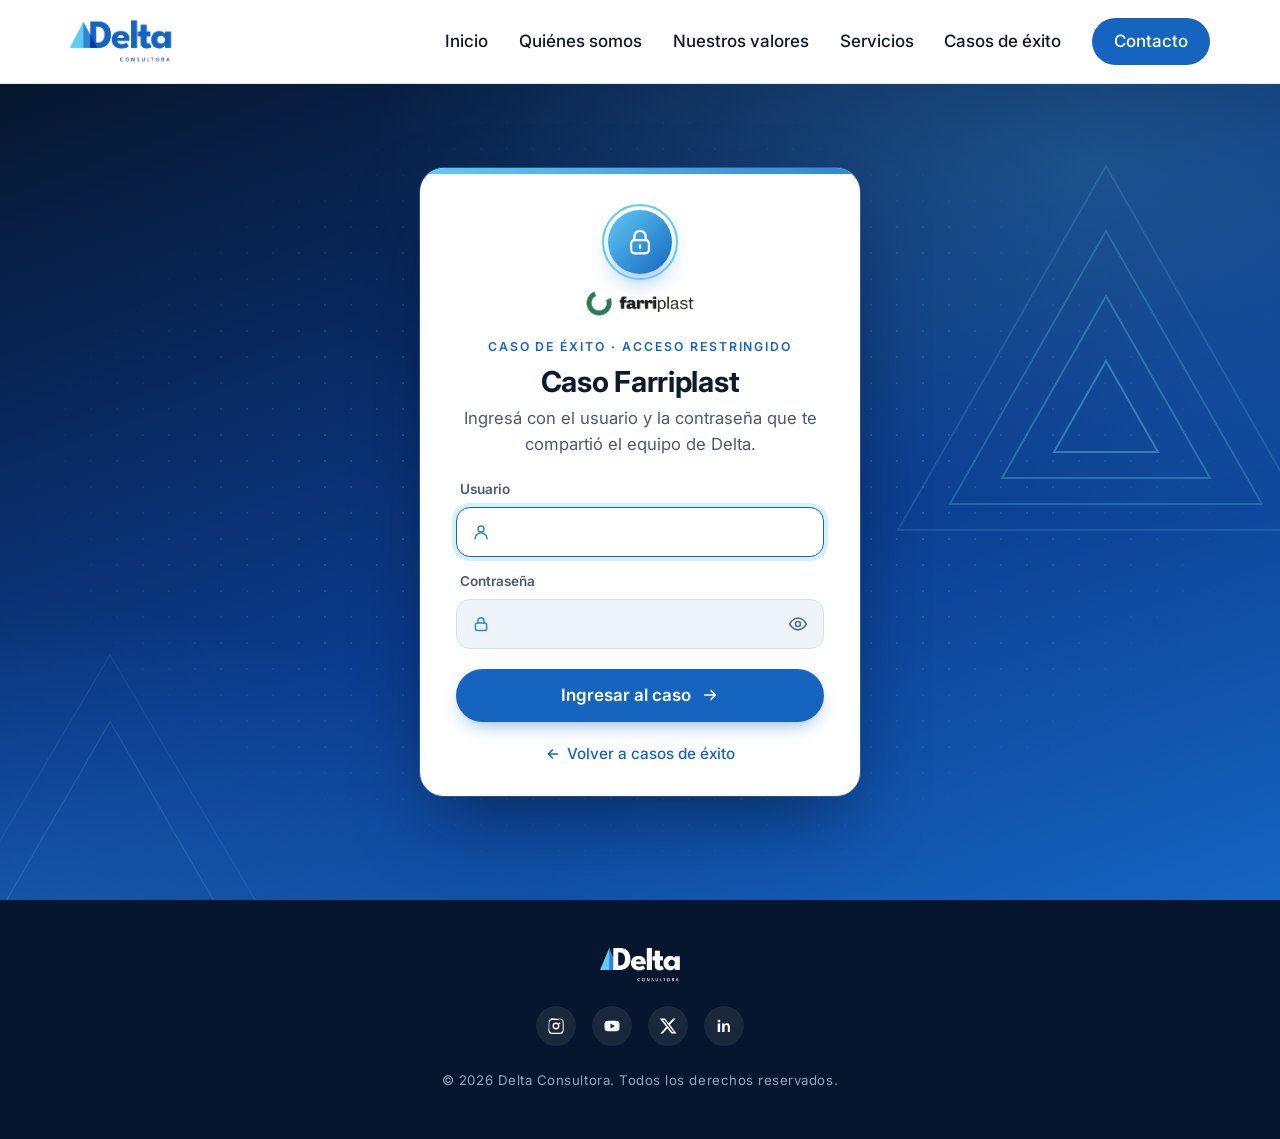
<file: acceso-farriplast.html>
<!DOCTYPE html>
<html lang="es">
<head>
<meta charset="UTF-8">
<meta name="viewport" content="width=device-width, initial-scale=1.0">
<meta name="robots" content="noindex">
<title>Caso Farriplast · Acceso | Delta Consultora</title>
<link rel="preconnect" href="https://fonts.googleapis.com">
<link rel="preconnect" href="https://fonts.gstatic.com" crossorigin>
<link href="https://fonts.googleapis.com/css2?family=Inter:wght@300;400;500;600;700&display=swap" rel="stylesheet">
<link rel="stylesheet" href="/styles.css">
<link rel="icon" type="image/png" href="/delta-simbolo.png">
<style>
  /* ===== Acceso al caso Farriplast (lo sirve middleware.js) ===== */
  .gate {
    position: relative;
    min-height: calc(100vh - var(--header-height));
    display: grid;
    place-items: center;
    padding: 36px 20px 56px;
    overflow: hidden;
    background:
      radial-gradient(1200px 600px at 85% 10%, rgba(95, 203, 245, .22), transparent 60%),
      radial-gradient(900px 500px at 0% 100%, rgba(47, 134, 216, .25), transparent 60%),
      linear-gradient(160deg, var(--azul-profundo) 0%, var(--navy) 55%, var(--azul-delta) 100%);
  }
  .gate__tri { position: absolute; pointer-events: none; }
  .gate__tri--a { right: -60px; top: 30px; width: 520px; animation: gateFloat 9s ease-in-out infinite; }
  .gate__tri--b { left: -80px; bottom: -40px; width: 380px; opacity: .7; animation: gateFloat 11s ease-in-out -3s infinite reverse; }
  .gate__tri polygon { stroke: var(--celeste-claro); stroke-width: 1.5; fill: none; }
  .gate__dots { position: absolute; inset: 0; pointer-events: none;
    background-image: radial-gradient(rgba(127, 227, 245, .22) 1px, transparent 1.5px);
    background-size: 26px 26px;
    mask-image: radial-gradient(ellipse at center, #000 20%, transparent 70%);
    -webkit-mask-image: radial-gradient(ellipse at center, #000 20%, transparent 70%);
    animation: gateDrift 30s linear infinite; }

  .gate__card {
    position: relative;
    z-index: 1;
    width: min(440px, 100%);
    padding: 42px 36px 26px;
    border-radius: 24px;
    background: #fff;
    overflow: hidden;
    box-shadow: 0 30px 80px -20px rgba(3, 14, 40, .6), 0 0 0 1px rgba(127, 227, 245, .25);
    text-align: center;
    animation: gateIn .8s cubic-bezier(.2, .8, .2, 1) both;
  }
  .gate__card::before {
    content: "";
    position: absolute;
    inset: 0 0 auto;
    height: 6px;
    background: linear-gradient(90deg, var(--celeste-delta), var(--azul-medio), var(--azul-delta));
    background-size: 200% 100%;
    animation: gateBar 4s linear infinite;
  }
  .gate__lock {
    position: relative;
    width: 64px; height: 64px;
    margin: 0 auto 14px;
    border-radius: 50%;
    display: grid; place-items: center;
    color: #fff;
    background: linear-gradient(135deg, var(--celeste-delta), var(--azul-delta));
    box-shadow: 0 12px 26px -10px rgba(21, 101, 192, .7);
    animation: gatePop .6s cubic-bezier(.3, 1.6, .5, 1) .25s both;
  }
  .gate__lock::after {
    content: "";
    position: absolute; inset: -6px;
    border-radius: 50%;
    border: 2px solid var(--celeste-delta);
    animation: gatePulse 2.4s ease-out 1s infinite;
  }
  .gate__lock svg { width: 30px; height: 30px; }
  .gate__lock .shackle { transform-origin: 16px 11px; transition: transform .45s cubic-bezier(.3, 1.6, .5, 1); }
  .gate.is-open .gate__lock .shackle { transform: translateY(-3px) rotate(-28deg); }
  .gate__logo { display: block; height: 30px; margin: 0 auto 14px; }
  .gate__eyebrow {
    display: inline-block;
    margin-bottom: 8px;
    font-size: .72rem;
    font-weight: 600;
    letter-spacing: .16em;
    text-transform: uppercase;
    color: var(--azul-delta);
  }
  .gate__title { margin: 0 0 8px; font-size: 1.7rem; font-weight: 700; color: var(--texto-principal); letter-spacing: -.01em; }
  .gate__text { margin: 0 0 22px; color: var(--texto-secundario); line-height: 1.55; font-size: .98rem; }

  .gate__form { display: grid; gap: 14px; text-align: left; }
  .gate__field { position: relative; }
  .gate__field label {
    display: block;
    margin: 0 0 6px 4px;
    font-size: .8rem;
    font-weight: 600;
    color: var(--texto-secundario);
  }
  .gate__input-wrap { position: relative; }
  .gate__input-wrap > svg {
    position: absolute; left: 16px; top: 50%;
    width: 18px; height: 18px;
    transform: translateY(-50%);
    color: var(--azul-medio);
    pointer-events: none;
  }
  .gate__field input {
    width: 100%;
    box-sizing: border-box;
    padding: 14px 48px 14px 46px;
    border: 1.5px solid var(--borde-medio);
    border-radius: 14px;
    background: var(--gris-hielo);
    font: 500 1rem var(--font-principal);
    color: var(--texto-principal);
    transition: border-color .2s, background .2s, box-shadow .2s;
  }
  .gate__field input:focus {
    outline: none;
    border-color: var(--azul-delta);
    background: #fff;
    box-shadow: 0 0 0 4px rgba(95, 203, 245, .28);
  }
  .gate__eye {
    position: absolute; right: 8px; top: 50%;
    transform: translateY(-50%);
    width: 36px; height: 36px;
    border: 0; border-radius: 10px;
    background: transparent;
    color: var(--texto-apagado);
    cursor: pointer;
    display: grid; place-items: center;
  }
  .gate__eye:hover { background: var(--celeste-nota); color: var(--azul-delta); }
  .gate__eye svg { width: 20px; height: 20px; }
  .gate__error {
    display: none;
    align-items: center;
    gap: 8px;
    padding: 10px 14px;
    border-radius: 12px;
    background: #FDECEC;
    color: #B42318;
    font-size: .88rem;
    font-weight: 500;
  }
  .gate.has-error .gate__error { display: flex; }
  .gate.has-error .gate__card { animation: gateIn .8s cubic-bezier(.2, .8, .2, 1) both, gateShake .45s ease .8s; }
  .gate.has-error .gate__field input { border-color: #F04438; }
  .gate__submit {
    margin-top: 6px;
    width: 100%;
    gap: 10px;
    font-weight: 600;
    position: relative;
    overflow: hidden;
  }
  .gate__submit svg { width: 18px; height: 18px; transition: transform .25s; }
  .gate__submit:hover svg { transform: translateX(4px); }
  .gate__submit::after {
    content: "";
    position: absolute; inset: 0;
    background: linear-gradient(110deg, transparent 35%, rgba(255,255,255,.35) 50%, transparent 65%);
    transform: translateX(-120%);
    animation: gateShine 3.5s ease-in-out 1.2s infinite;
  }
  .gate__back {
    display: inline-flex;
    align-items: center;
    gap: 6px;
    margin-top: 20px;
    font-size: .9rem;
    font-weight: 500;
    color: var(--azul-delta);
    text-decoration: none;
  }
  .gate__back:hover { text-decoration: underline; }

  @keyframes gateIn { from { opacity: 0; transform: translateY(26px) scale(.97); } to { opacity: 1; transform: none; } }
  @keyframes gatePop { from { opacity: 0; transform: scale(.4); } to { opacity: 1; transform: none; } }
  @keyframes gatePulse { 0% { opacity: .9; transform: scale(1); } 100% { opacity: 0; transform: scale(1.45); } }
  @keyframes gateBar { to { background-position: 200% 0; } }
  @keyframes gateShine { 0%, 60% { transform: translateX(-120%); } 100% { transform: translateX(120%); } }
  @keyframes gateFloat { 0%, 100% { transform: translateY(0) rotate(0); } 50% { transform: translateY(-18px) rotate(2deg); } }
  @keyframes gateDrift { to { background-position: 260px 130px; } }
  @keyframes gateShake { 0%, 100% { transform: translateX(0); } 20%, 60% { transform: translateX(-9px); } 40%, 80% { transform: translateX(9px); } }
  .assistant { display: none !important; } /* en la pantalla de ingreso no hace falta */
  @media (max-width: 560px) {
    .gate__card { padding: 34px 22px 26px; }
    .gate__tri--a { width: 340px; right: -120px; }
  }
</style>
</head>
<body>

<header class="site-header" id="site-header">
  <div class="site-header__inner">

    <a href="/index.html" class="logo" aria-label="Delta Consultora — inicio">
      <img src="/delta-logo-consultora.png" alt="Delta Consultora" class="logo__img">
    </a>

    <button class="nav-toggle" id="nav-toggle" aria-expanded="false" aria-controls="primary-nav" aria-label="Abrir menú de navegación">
      <span class="nav-toggle__bar"></span>
      <span class="nav-toggle__bar"></span>
      <span class="nav-toggle__bar"></span>
    </button>

    <nav class="primary-nav" id="primary-nav" aria-label="Navegación principal">
      <ul class="primary-nav__list">
        <li><a href="/index.html#inicio" class="primary-nav__link">Inicio</a></li>
        <li><a href="/index.html#quienes-somos" class="primary-nav__link">Quiénes somos</a></li>
        <li><a href="/index.html#valores" class="primary-nav__link">Nuestros valores</a></li>
        <li><a href="/index.html#servicios" class="primary-nav__link">Servicios</a></li>
        <li><a href="/index.html#casos-exito" class="primary-nav__link">Casos de éxito</a></li>
        <li><a href="/index.html#contacto" class="primary-nav__link primary-nav__link--cta">Contacto</a></li>
      </ul>
    </nav>

  </div>
</header>

<main>
  <section class="gate" id="gate">
    <div class="gate__dots" aria-hidden="true"></div>
    <svg class="gate__tri gate__tri--a" viewBox="0 0 400 360" aria-hidden="true">
      <polygon points="220,40 380,320 60,320" stroke-opacity=".14"/>
      <polygon points="220,90 340,300 100,300" stroke-opacity=".2"/>
      <polygon points="220,140 300,280 140,280" stroke-opacity=".26"/>
      <polygon points="220,190 260,260 180,260" stroke-opacity=".34"/>
    </svg>
    <svg class="gate__tri gate__tri--b" viewBox="0 0 400 360" aria-hidden="true">
      <polygon points="200,60 360,330 40,330" stroke-opacity=".12"/>
      <polygon points="200,130 310,320 90,320" stroke-opacity=".18"/>
    </svg>

    <div class="gate__card">
      <div class="gate__lock" aria-hidden="true">
        <svg viewBox="0 0 32 32" fill="none" stroke="currentColor" stroke-width="2.4" stroke-linecap="round" stroke-linejoin="round">
          <path class="shackle" d="M10 14V10a6 6 0 0 1 12 0v4"/>
          <rect x="6.5" y="14" width="19" height="14" rx="3.5"/>
          <path d="M16 19.5v3"/>
        </svg>
      </div>
      <img src="/farriplast-logo-oscuro.png" alt="Farriplast" class="gate__logo">
      <span class="gate__eyebrow">Caso de éxito · Acceso restringido</span>
      <h1 class="gate__title">Caso Farriplast</h1>
      <p class="gate__text">Ingresá con el usuario y la contraseña que te compartió el equipo de Delta.</p>

      <form class="gate__form" method="post" action="/farriplast" autocomplete="on">
        <div class="gate__error" role="alert">
          <svg width="18" height="18" viewBox="0 0 24 24" fill="none" stroke="currentColor" stroke-width="2" stroke-linecap="round"><circle cx="12" cy="12" r="9"/><path d="M12 7.5v5.5M12 16.5h.01"/></svg>
          Usuario o contraseña incorrectos. Probá de nuevo.
        </div>
        <div class="gate__field">
          <label for="gate-user">Usuario</label>
          <div class="gate__input-wrap">
            <svg viewBox="0 0 24 24" fill="none" stroke="currentColor" stroke-width="2" stroke-linecap="round"><circle cx="12" cy="8" r="4"/><path d="M4 21a8 8 0 0 1 16 0"/></svg>
            <input id="gate-user" name="usuario" type="text" autocomplete="username" autocapitalize="none" spellcheck="false" required autofocus>
          </div>
        </div>
        <div class="gate__field">
          <label for="gate-pass">Contraseña</label>
          <div class="gate__input-wrap">
            <svg viewBox="0 0 24 24" fill="none" stroke="currentColor" stroke-width="2" stroke-linecap="round"><rect x="4.5" y="10.5" width="15" height="10" rx="2.5"/><path d="M8 10.5V7.5a4 4 0 0 1 8 0v3"/></svg>
            <input id="gate-pass" name="contrasena" type="password" autocomplete="current-password" required>
            <button class="gate__eye" type="button" aria-label="Mostrar contraseña" aria-pressed="false">
              <svg viewBox="0 0 24 24" fill="none" stroke="currentColor" stroke-width="2" stroke-linecap="round"><path d="M2 12s3.6-7 10-7 10 7 10 7-3.6 7-10 7S2 12 2 12z"/><circle cx="12" cy="12" r="3"/></svg>
            </button>
          </div>
        </div>
        <button class="btn btn--primary gate__submit" type="submit">
          Ingresar al caso
          <svg viewBox="0 0 24 24" fill="none" stroke="currentColor" stroke-width="2.2" stroke-linecap="round" stroke-linejoin="round"><path d="M5 12h14M13 6l6 6-6 6"/></svg>
        </button>
      </form>

      <a class="gate__back" href="/casos-exito">
        <svg width="16" height="16" viewBox="0 0 24 24" fill="none" stroke="currentColor" stroke-width="2.2" stroke-linecap="round"><path d="M19 12H5M11 6l-6 6 6 6"/></svg>
        Volver a casos de éxito
      </a>
    </div>
  </section>
</main>

<footer class="site-footer">
  <div class="container site-footer__inner">

    <a href="/index.html" class="logo" aria-label="Delta Consultora — inicio">
      <img src="/delta-logo-negativo (3).png" alt="Delta Consultora" class="logo__img logo__img--footer">
    </a>

    <!--
      Delta Consultora todavía no tiene cuentas propias creadas en estas
      redes, así que cada ícono apunta por ahora a la home general de la
      red social (no a un perfil específico). Reemplazar cada href por el
      perfil real de Delta Consultora en cuanto se cree la cuenta.
    -->
    <div class="social-links" aria-label="Redes sociales de Delta Consultora">
      <!-- FALTA: reemplazar por el perfil real de Instagram de Delta Consultora -->
      <a href="https://www.instagram.com/" class="social-links__item" aria-label="Instagram" target="_blank" rel="noopener noreferrer">
        <svg viewBox="0 0 24 24"><path d="M12 2.2c3.2 0 3.6 0 4.8.07 1.2.05 2 .24 2.5.4.6.24 1 .53 1.5 1s.76.9 1 1.5c.17.5.36 1.3.4 2.5.06 1.2.07 1.6.07 4.8s0 3.6-.07 4.8c-.05 1.2-.24 2-.4 2.5a4.1 4.1 0 0 1-1 1.5 4.1 4.1 0 0 1-1.5 1c-.5.17-1.3.36-2.5.4-1.2.06-1.6.07-4.8.07s-3.6 0-4.8-.07c-1.2-.05-2-.24-2.5-.4a4.1 4.1 0 0 1-1.5-1 4.1 4.1 0 0 1-1-1.5c-.17-.5-.36-1.3-.4-2.5C2.2 15.6 2.2 15.2 2.2 12s0-3.6.07-4.8c.05-1.2.24-2 .4-2.5.24-.6.53-1 1-1.5s.9-.76 1.5-1c.5-.17 1.3-.36 2.5-.4C8.4 2.2 8.8 2.2 12 2.2Zm0 1.8c-3.15 0-3.52 0-4.76.07-1 .04-1.5.2-1.85.34-.47.18-.8.4-1.15.75-.35.35-.57.68-.75 1.15-.14.35-.3.85-.34 1.85C3.1 8.5 3.1 8.85 3.1 12s0 3.52.07 4.76c.04 1 .2 1.5.34 1.85.18.47.4.8.75 1.15.35.35.68.57 1.15.75.35.14.85.3 1.85.34 1.24.06 1.6.07 4.76.07s3.52 0 4.76-.07c1-.04 1.5-.2 1.85-.34.47-.18.8-.4 1.15-.75.35-.35.57-.68.75-1.15.14-.35.3-.85.34-1.85.06-1.24.07-1.6.07-4.76s0-3.52-.07-4.76c-.04-1-.2-1.5-.34-1.85a3.1 3.1 0 0 0-.75-1.15 3.1 3.1 0 0 0-1.15-.75c-.35-.14-.85-.3-1.85-.34C15.52 4 15.15 4 12 4Zm0 3.4a4.6 4.6 0 1 1 0 9.2 4.6 4.6 0 0 1 0-9.2Zm0 1.8a2.8 2.8 0 1 0 0 5.6 2.8 2.8 0 0 0 0-5.6Zm4.8-2a1.08 1.08 0 1 1 0 2.16 1.08 1.08 0 0 1 0-2.16Z" fill="currentColor"/></svg>
      </a>
      <!-- FALTA: reemplazar por el canal real de YouTube de Delta Consultora -->
      <a href="https://www.youtube.com/" class="social-links__item" aria-label="YouTube" target="_blank" rel="noopener noreferrer">
        <svg viewBox="0 0 24 24"><path d="M22 12s0-3.1-.4-4.6a2.9 2.9 0 0 0-2-2C17.9 5 12 5 12 5s-5.9 0-7.6.4a2.9 2.9 0 0 0-2 2C2 8.9 2 12 2 12s0 3.1.4 4.6a2.9 2.9 0 0 0 2 2C6.1 19 12 19 12 19s5.9 0 7.6-.4a2.9 2.9 0 0 0 2-2C22 15.1 22 12 22 12ZM10 15.4V8.6l6 3.4-6 3.4Z" fill="currentColor"/></svg>
      </a>
      <!-- FALTA: reemplazar por el perfil real de X de Delta Consultora -->
      <a href="https://www.x.com/" class="social-links__item" aria-label="X (Twitter)" target="_blank" rel="noopener noreferrer">
        <svg viewBox="0 0 24 24"><path d="M18.9 2H22l-7.3 8.3L23.3 22h-6.8l-5.3-6.9L5 22H1.9l7.8-8.9L1 2h7l4.8 6.3L18.9 2Zm-1.2 18h1.9L7.4 4H5.3l12.4 16Z" fill="currentColor"/></svg>
      </a>
      <!-- FALTA: reemplazar por el perfil real de LinkedIn de Delta Consultora -->
      <a href="https://www.linkedin.com/" class="social-links__item" aria-label="LinkedIn" target="_blank" rel="noopener noreferrer">
        <svg viewBox="0 0 24 24"><path d="M6.9 8.5H3.6V20h3.3V8.5ZM5.3 3.5a1.9 1.9 0 1 0 0 3.8 1.9 1.9 0 0 0 0-3.8ZM20.4 20h-3.3v-6c0-1.4 0-3.3-2-3.3s-2.3 1.6-2.3 3.2V20H9.5V8.5h3.2v1.6h.05c.44-.83 1.5-1.7 3.1-1.7 3.3 0 3.9 2.2 3.9 5V20Z" fill="currentColor"/></svg>
      </a>
    </div>

    <p class="site-footer__copy">© <span id="current-year"></span> Delta Consultora. Todos los derechos reservados.</p>

  </div>
</footer>

<script src="/script.js"></script>
<script>
  (function () {
    var gate = document.getElementById('gate');
    if (/[?&]error=1/.test(location.search)) {
      gate.classList.add('has-error');
      history.replaceState(null, '', location.pathname);
    }
    var pass = document.getElementById('gate-pass');
    var eye = gate.querySelector('.gate__eye');
    eye.addEventListener('click', function () {
      var show = pass.type === 'password';
      pass.type = show ? 'text' : 'password';
      eye.setAttribute('aria-pressed', show);
      eye.setAttribute('aria-label', show ? 'Ocultar contraseña' : 'Mostrar contraseña');
    });
    gate.querySelector('form').addEventListener('submit', function () {
      gate.classList.remove('has-error');
      gate.classList.add('is-open');
    });
  })();
</script>
</body>
</html>
</file>
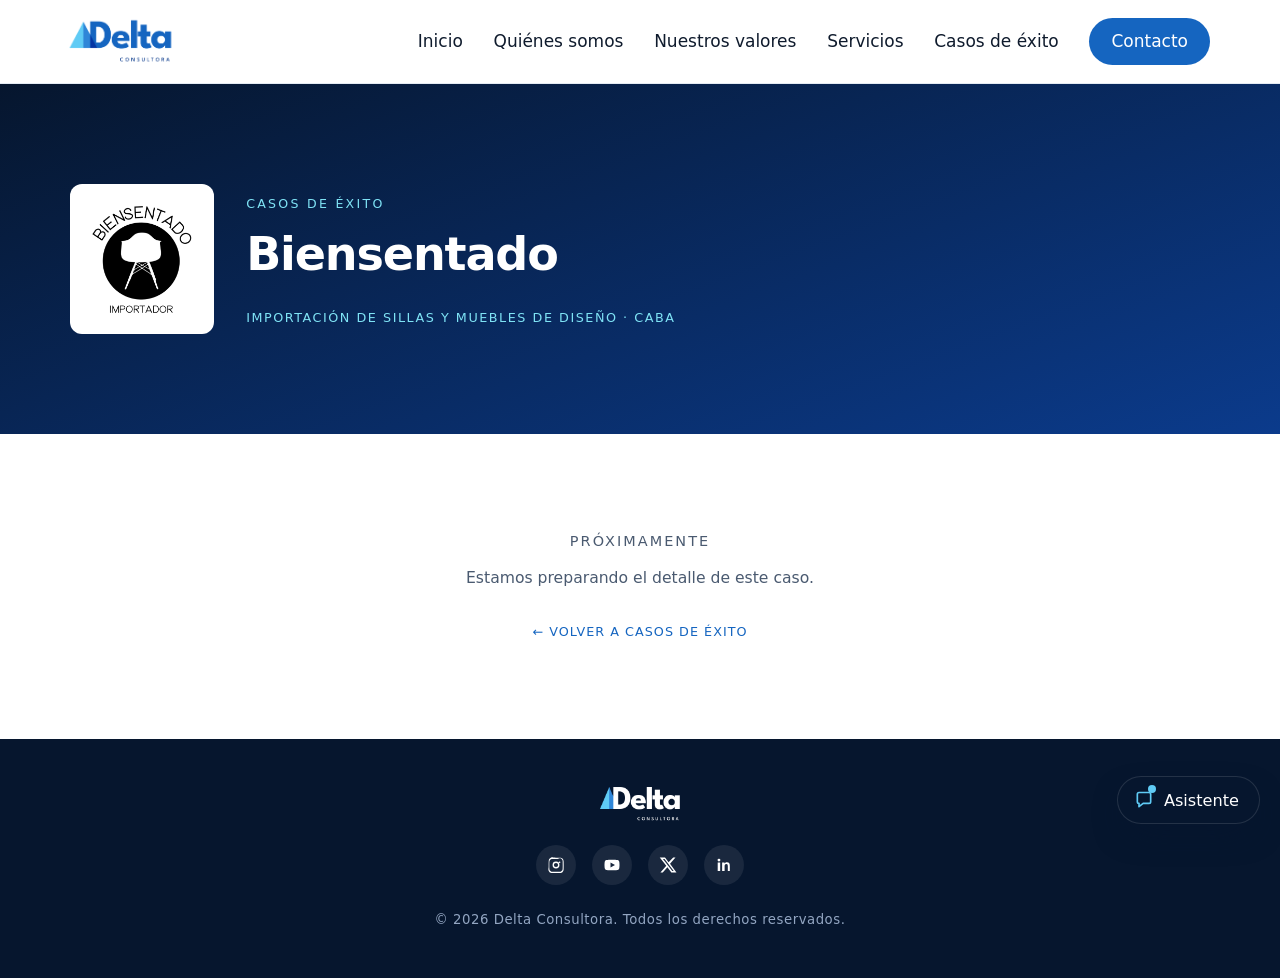
<file: biensentado.html>
<!DOCTYPE html>
<html lang="es">
<head>
<meta charset="UTF-8">
<meta name="viewport" content="width=device-width, initial-scale=1.0">
<title>Biensentado · Casos de éxito | Delta Consultora</title>
<meta name="description" content="Caso de éxito de Delta Consultora con Biensentado, importador de sillas y muebles de diseño.">

<link rel="preconnect" href="https://fonts.googleapis.com">
<link rel="preconnect" href="https://fonts.gstatic.com" crossorigin>
<link href="https://fonts.googleapis.com/css2?family=League+Spartan:wght@400;500;600;700&family=IBM+Plex+Mono:wght@500;600&display=swap" rel="stylesheet">

<link rel="stylesheet" href="styles.css">

<link rel="icon" type="image/png" href="delta-simbolo.png">
</head>
<body>

<!-- ============================= -->
<!-- HEADER (igual al de index.html, los enlaces del menú apuntan       -->
<!-- a las secciones de la home ya que viven ahí)                       -->
<!-- ============================= -->
<header class="site-header" id="site-header">
  <div class="site-header__inner">

    <a href="index.html" class="logo" aria-label="Delta Consultora — inicio">
      <img src="delta-logo-consultora.png" alt="Delta Consultora" class="logo__img">
    </a>

    <button class="nav-toggle" id="nav-toggle" aria-expanded="false" aria-controls="primary-nav" aria-label="Abrir menú de navegación">
      <span class="nav-toggle__bar"></span>
      <span class="nav-toggle__bar"></span>
      <span class="nav-toggle__bar"></span>
    </button>

    <nav class="primary-nav" id="primary-nav" aria-label="Navegación principal">
      <ul class="primary-nav__list">
        <li><a href="index.html#inicio" class="primary-nav__link">Inicio</a></li>
        <li><a href="index.html#quienes-somos" class="primary-nav__link">Quiénes somos</a></li>
        <li><a href="index.html#valores" class="primary-nav__link">Nuestros valores</a></li>
        <li><a href="index.html#servicios" class="primary-nav__link">Servicios</a></li>
        <li><a href="index.html#casos-exito" class="primary-nav__link">Casos de éxito</a></li>
        <li><a href="index.html#contacto" class="primary-nav__link primary-nav__link--cta">Contacto</a></li>
      </ul>
    </nav>

  </div>
</header>

<main>

  <!-- ============================= -->
  <!-- BANNER DEL CASO (fondo oscuro) -->
  <!-- ============================= -->
  <section class="case-study reveal">
    <div class="container">
      <div class="case-hero-grid">

        <span class="case-card__logo-chip">
          <img src="biensentado-logo.png" alt="Biensentado" class="case-card__logo">
        </span>

        <div class="case-hero-grid__text">
          <span class="eyebrow eyebrow--light">Casos de éxito</span>
          <h1 class="section-title section-title--light">Biensentado</h1>
          <p class="case-card__industry">Importación de sillas y muebles de diseño · CABA</p>
        </div>

      </div>
    </div>
  </section>

  <!-- ============================= -->
  <!-- CONTENIDO (fondo claro) -->
  <!-- ============================= -->
  <div class="case-body">
    <div class="container">
      <div class="case-coming-soon">
        <p class="case-coming-soon__title">Próximamente</p>
        <p class="case-coming-soon__note">Estamos preparando el detalle de este caso.</p>
        <a href="/casos-exito" class="case-coming-soon__back">← Volver a Casos de éxito</a>
      </div>
    </div>
  </div>

</main>

<!-- ============================= -->
<!-- FOOTER (igual al de index.html) -->
<!-- ============================= -->
<footer class="site-footer">
  <div class="container site-footer__inner">

    <a href="index.html" class="logo" aria-label="Delta Consultora — inicio">
      <img src="delta-logo-negativo (3).png" alt="Delta Consultora" class="logo__img logo__img--footer">
    </a>

    <!--
      Delta Consultora todavía no tiene cuentas propias creadas en estas
      redes, así que cada ícono apunta por ahora a la home general de la
      red social (no a un perfil específico). Reemplazar cada href por el
      perfil real de Delta Consultora en cuanto se cree la cuenta.
    -->
    <div class="social-links" aria-label="Redes sociales de Delta Consultora">
      <!-- FALTA: reemplazar por el perfil real de Instagram de Delta Consultora -->
      <a href="https://www.instagram.com/" class="social-links__item" aria-label="Instagram" target="_blank" rel="noopener noreferrer">
        <svg viewBox="0 0 24 24"><path d="M12 2.2c3.2 0 3.6 0 4.8.07 1.2.05 2 .24 2.5.4.6.24 1 .53 1.5 1s.76.9 1 1.5c.17.5.36 1.3.4 2.5.06 1.2.07 1.6.07 4.8s0 3.6-.07 4.8c-.05 1.2-.24 2-.4 2.5a4.1 4.1 0 0 1-1 1.5 4.1 4.1 0 0 1-1.5 1c-.5.17-1.3.36-2.5.4-1.2.06-1.6.07-4.8.07s-3.6 0-4.8-.07c-1.2-.05-2-.24-2.5-.4a4.1 4.1 0 0 1-1.5-1 4.1 4.1 0 0 1-1-1.5c-.17-.5-.36-1.3-.4-2.5C2.2 15.6 2.2 15.2 2.2 12s0-3.6.07-4.8c.05-1.2.24-2 .4-2.5.24-.6.53-1 1-1.5s.9-.76 1.5-1c.5-.17 1.3-.36 2.5-.4C8.4 2.2 8.8 2.2 12 2.2Zm0 1.8c-3.15 0-3.52 0-4.76.07-1 .04-1.5.2-1.85.34-.47.18-.8.4-1.15.75-.35.35-.57.68-.75 1.15-.14.35-.3.85-.34 1.85C3.1 8.5 3.1 8.85 3.1 12s0 3.52.07 4.76c.04 1 .2 1.5.34 1.85.18.47.4.8.75 1.15.35.35.68.57 1.15.75.35.14.85.3 1.85.34 1.24.06 1.6.07 4.76.07s3.52 0 4.76-.07c1-.04 1.5-.2 1.85-.34.47-.18.8-.4 1.15-.75.35-.35.57-.68.75-1.15.14-.35.3-.85.34-1.85.06-1.24.07-1.6.07-4.76s0-3.52-.07-4.76c-.04-1-.2-1.5-.34-1.85a3.1 3.1 0 0 0-.75-1.15 3.1 3.1 0 0 0-1.15-.75c-.35-.14-.85-.3-1.85-.34C15.52 4 15.15 4 12 4Zm0 3.4a4.6 4.6 0 1 1 0 9.2 4.6 4.6 0 0 1 0-9.2Zm0 1.8a2.8 2.8 0 1 0 0 5.6 2.8 2.8 0 0 0 0-5.6Zm4.8-2a1.08 1.08 0 1 1 0 2.16 1.08 1.08 0 0 1 0-2.16Z" fill="currentColor"/></svg>
      </a>
      <!-- FALTA: reemplazar por el canal real de YouTube de Delta Consultora -->
      <a href="https://www.youtube.com/" class="social-links__item" aria-label="YouTube" target="_blank" rel="noopener noreferrer">
        <svg viewBox="0 0 24 24"><path d="M22 12s0-3.1-.4-4.6a2.9 2.9 0 0 0-2-2C17.9 5 12 5 12 5s-5.9 0-7.6.4a2.9 2.9 0 0 0-2 2C2 8.9 2 12 2 12s0 3.1.4 4.6a2.9 2.9 0 0 0 2 2C6.1 19 12 19 12 19s5.9 0 7.6-.4a2.9 2.9 0 0 0 2-2C22 15.1 22 12 22 12ZM10 15.4V8.6l6 3.4-6 3.4Z" fill="currentColor"/></svg>
      </a>
      <!-- FALTA: reemplazar por el perfil real de X de Delta Consultora -->
      <a href="https://www.x.com/" class="social-links__item" aria-label="X (Twitter)" target="_blank" rel="noopener noreferrer">
        <svg viewBox="0 0 24 24"><path d="M18.9 2H22l-7.3 8.3L23.3 22h-6.8l-5.3-6.9L5 22H1.9l7.8-8.9L1 2h7l4.8 6.3L18.9 2Zm-1.2 18h1.9L7.4 4H5.3l12.4 16Z" fill="currentColor"/></svg>
      </a>
      <!-- FALTA: reemplazar por el perfil real de LinkedIn de Delta Consultora -->
      <a href="https://www.linkedin.com/" class="social-links__item" aria-label="LinkedIn" target="_blank" rel="noopener noreferrer">
        <svg viewBox="0 0 24 24"><path d="M6.9 8.5H3.6V20h3.3V8.5ZM5.3 3.5a1.9 1.9 0 1 0 0 3.8 1.9 1.9 0 0 0 0-3.8ZM20.4 20h-3.3v-6c0-1.4 0-3.3-2-3.3s-2.3 1.6-2.3 3.2V20H9.5V8.5h3.2v1.6h.05c.44-.83 1.5-1.7 3.1-1.7 3.3 0 3.9 2.2 3.9 5V20Z" fill="currentColor"/></svg>
      </a>
    </div>

    <p class="site-footer__copy">© <span id="current-year"></span> Delta Consultora. Todos los derechos reservados.</p>

  </div>
</footer>

<script src="script.js"></script>
</body>
</html>
</file>
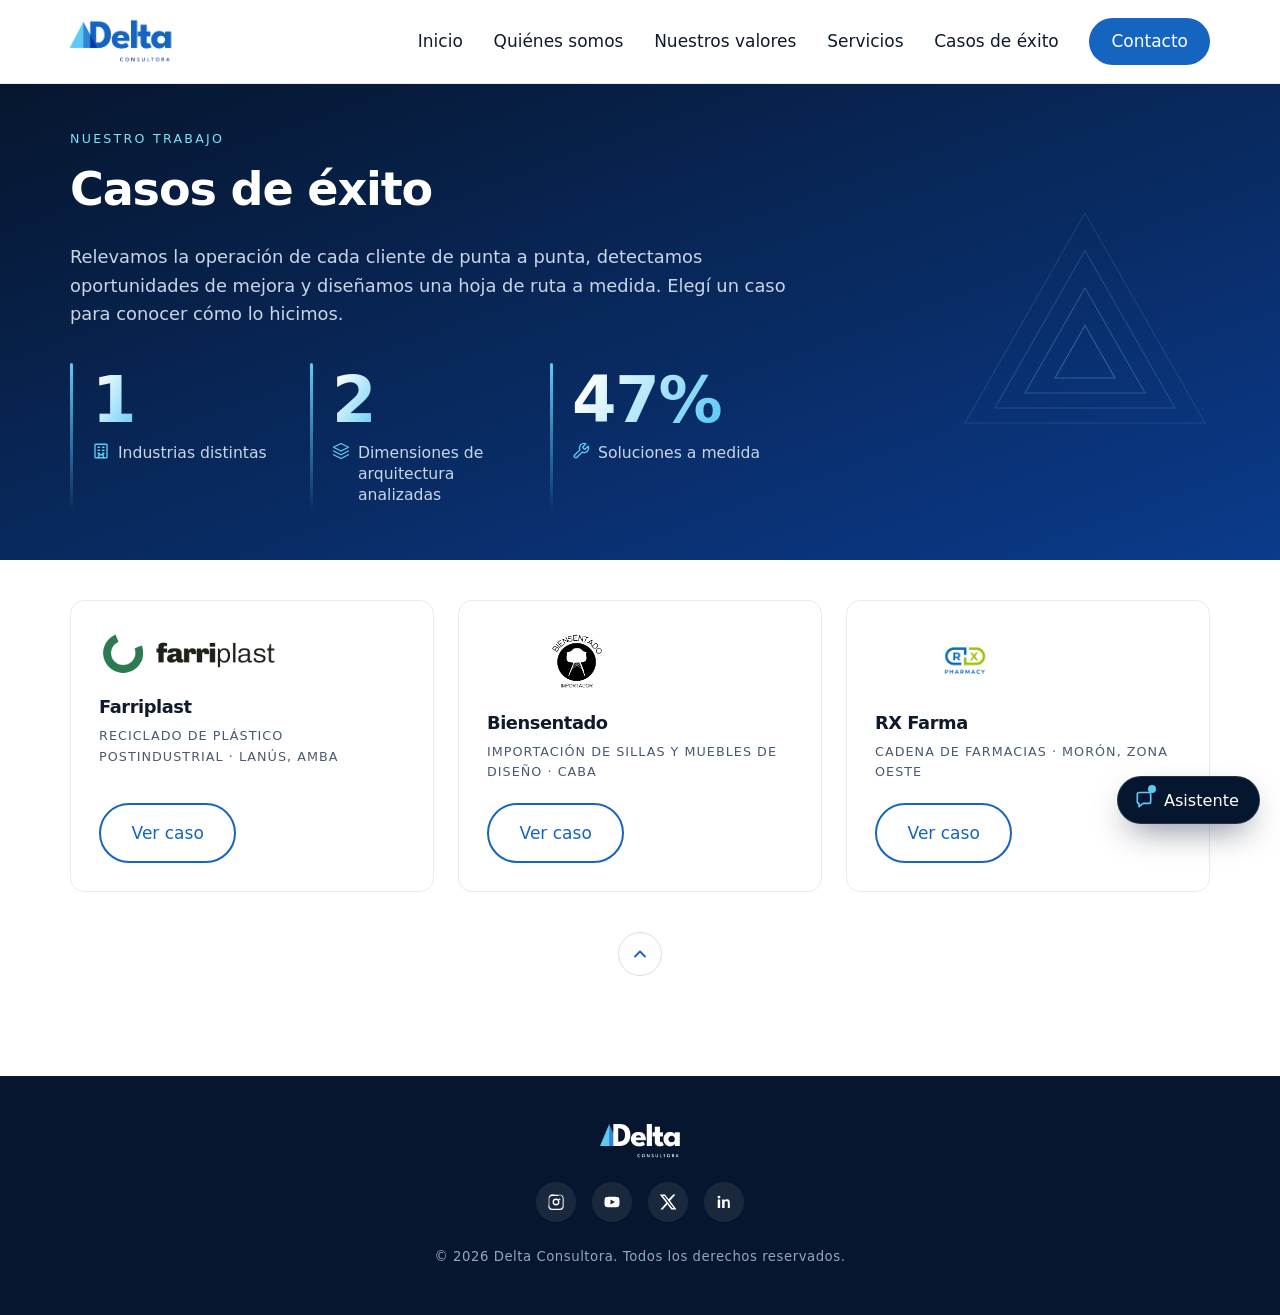
<file: casos-exito.html>
<!DOCTYPE html>
<html lang="es">
<head>
<meta charset="UTF-8">
<meta name="viewport" content="width=device-width, initial-scale=1.0">
<title>Casos de éxito | Delta Consultora</title>
<meta name="description" content="Casos de éxito de Delta Consultora: conocé cómo acompañamos a Farriplast, Biensentado y RX Farma.">

<link rel="preconnect" href="https://fonts.googleapis.com">
<link rel="preconnect" href="https://fonts.gstatic.com" crossorigin>
<link href="https://fonts.googleapis.com/css2?family=League+Spartan:wght@400;500;600;700&family=IBM+Plex+Mono:wght@500;600&display=swap" rel="stylesheet">

<link rel="stylesheet" href="styles.css">

<link rel="icon" type="image/png" href="delta-simbolo.png">
</head>
<body>

<!-- ============================= -->
<!-- HEADER (igual al de index.html, los enlaces del menú apuntan       -->
<!-- a las secciones de la home ya que viven ahí)                       -->
<!-- ============================= -->
<header class="site-header" id="site-header">
  <div class="site-header__inner">

    <a href="index.html" class="logo" aria-label="Delta Consultora — inicio">
      <img src="delta-logo-consultora.png" alt="Delta Consultora" class="logo__img">
    </a>

    <button class="nav-toggle" id="nav-toggle" aria-expanded="false" aria-controls="primary-nav" aria-label="Abrir menú de navegación">
      <span class="nav-toggle__bar"></span>
      <span class="nav-toggle__bar"></span>
      <span class="nav-toggle__bar"></span>
    </button>

    <nav class="primary-nav" id="primary-nav" aria-label="Navegación principal">
      <ul class="primary-nav__list">
        <li><a href="index.html#inicio" class="primary-nav__link">Inicio</a></li>
        <li><a href="index.html#quienes-somos" class="primary-nav__link">Quiénes somos</a></li>
        <li><a href="index.html#valores" class="primary-nav__link">Nuestros valores</a></li>
        <li><a href="index.html#servicios" class="primary-nav__link">Servicios</a></li>
        <li><a href="index.html#casos-exito" class="primary-nav__link">Casos de éxito</a></li>
        <li><a href="index.html#contacto" class="primary-nav__link primary-nav__link--cta">Contacto</a></li>
      </ul>
    </nav>

  </div>
</header>

<main>

  <!-- ============================= -->
  <!-- BANNER (fondo oscuro) -->
  <!-- ============================= -->
  <section class="case-study casos-hero reveal">
    <div class="container">
      <div class="casos-hero__inner">

        <div class="casos-hero__text">
          <span class="eyebrow eyebrow--light">Nuestro trabajo</span>
          <h1 class="section-title section-title--light">Casos de éxito</h1>
          <p class="case-study__lead">Relevamos la operación de cada cliente de punta a punta, detectamos oportunidades de mejora y diseñamos una hoja de ruta a medida. Elegí un caso para conocer cómo lo hicimos.</p>

          <div class="hero-stats">
            <div class="hero-stat" style="--i:0"><span class="hero-stat__value" data-count="3" data-suffix="">3</span><span class="hero-stat__label"><span class="hero-stat__icon" aria-hidden="true"><svg viewBox="0 0 24 24" fill="none" stroke="currentColor" stroke-width="1.8" stroke-linecap="round" stroke-linejoin="round"><rect x="4" y="3" width="16" height="18" rx="1"/><path d="M9 21v-4h6v4"/><path d="M8 7h2M14 7h2M8 11h2M14 11h2M8 15h2M14 15h2"/></svg></span>Industrias distintas</span></div>
            <div class="hero-stat" style="--i:1"><span class="hero-stat__value" data-count="4" data-suffix="">4</span><span class="hero-stat__label"><span class="hero-stat__icon" aria-hidden="true"><svg viewBox="0 0 24 24" fill="none" stroke="currentColor" stroke-width="1.8" stroke-linecap="round" stroke-linejoin="round"><polygon points="12 2 2 7 12 12 22 7 12 2"/><polyline points="2 17 12 22 22 17"/><polyline points="2 12 12 17 22 12"/></svg></span>Dimensiones de arquitectura analizadas</span></div>
            <div class="hero-stat" style="--i:2"><span class="hero-stat__value" data-count="100" data-suffix="%">100%</span><span class="hero-stat__label"><span class="hero-stat__icon" aria-hidden="true"><svg viewBox="0 0 24 24" fill="none" stroke="currentColor" stroke-width="1.8" stroke-linecap="round" stroke-linejoin="round"><path d="M14.7 6.3a1 1 0 0 0 0 1.4l1.6 1.6a1 1 0 0 0 1.4 0l3.77-3.77a6 6 0 0 1-7.94 7.94l-6.91 6.91a2.12 2.12 0 0 1-3-3l6.91-6.91a6 6 0 0 1 7.94-7.94l-3.76 3.76z"/></svg></span>Soluciones a medida</span></div>
          </div>
        </div>

        <div class="casos-hero__deco" aria-hidden="true">
          <svg viewBox="0 0 400 360" fill="none" xmlns="http://www.w3.org/2000/svg">
            <polygon points="220,40 380,320 60,320" stroke="var(--celeste-claro)" stroke-opacity="0.12" stroke-width="1.5"/>
            <polygon points="220,90 340,300 100,300" stroke="var(--celeste-claro)" stroke-opacity="0.16" stroke-width="1.5"/>
            <polygon points="220,140 300,280 140,280" stroke="var(--celeste-claro)" stroke-opacity="0.22" stroke-width="1.5"/>
            <polygon points="220,190 260,260 180,260" stroke="var(--celeste-claro)" stroke-opacity="0.28" stroke-width="1.5"/>
          </svg>
        </div>

      </div>
    </div>
  </section>

  <!-- ============================= -->
  <!-- GRILLA DE CASOS (fondo claro) -->
  <!-- ============================= -->
  <section class="casos-cards">
    <div class="container">
      <div class="cards-grid cards-grid--casos stagger">

        <article class="card case-choice-card">
          <img src="farriplast-logo-oscuro.png" alt="Farriplast" class="case-card__logo">
          <h2 class="card__title">Farriplast</h2>
          <p class="case-choice-card__industry">Reciclado de plástico postindustrial · Lanús, AMBA</p>
          <a href="/farriplast" class="btn btn--outline-light">Ver caso</a>
        </article>

        <article class="card case-choice-card">
          <img src="biensentado-logo.png" alt="Biensentado" class="case-card__logo">
          <h2 class="card__title">Biensentado</h2>
          <p class="case-choice-card__industry">Importación de sillas y muebles de diseño · CABA</p>
          <a href="/biensentado" class="btn btn--outline-light">Ver caso</a>
        </article>

        <article class="card case-choice-card">
          <img src="rxfarma-logo.png" alt="RX Farma" class="case-card__logo">
          <h2 class="card__title">RX Farma</h2>
          <p class="case-choice-card__industry">Cadena de farmacias · Morón, zona oeste</p>
          <a href="/rxfarma" class="btn btn--outline-light">Ver caso</a>
        </article>

      </div>
    </div>
  </section>

</main>

<!-- ============================= -->
<!-- FOOTER (igual al de index.html) -->
<!-- ============================= -->
<footer class="site-footer">
  <div class="container site-footer__inner">

    <a href="index.html" class="logo" aria-label="Delta Consultora — inicio">
      <img src="delta-logo-negativo (3).png" alt="Delta Consultora" class="logo__img logo__img--footer">
    </a>

    <!--
      Delta Consultora todavía no tiene cuentas propias creadas en estas
      redes, así que cada ícono apunta por ahora a la home general de la
      red social (no a un perfil específico). Reemplazar cada href por el
      perfil real de Delta Consultora en cuanto se cree la cuenta.
    -->
    <div class="social-links" aria-label="Redes sociales de Delta Consultora">
      <!-- FALTA: reemplazar por el perfil real de Instagram de Delta Consultora -->
      <a href="https://www.instagram.com/" class="social-links__item" aria-label="Instagram" target="_blank" rel="noopener noreferrer">
        <svg viewBox="0 0 24 24"><path d="M12 2.2c3.2 0 3.6 0 4.8.07 1.2.05 2 .24 2.5.4.6.24 1 .53 1.5 1s.76.9 1 1.5c.17.5.36 1.3.4 2.5.06 1.2.07 1.6.07 4.8s0 3.6-.07 4.8c-.05 1.2-.24 2-.4 2.5a4.1 4.1 0 0 1-1 1.5 4.1 4.1 0 0 1-1.5 1c-.5.17-1.3.36-2.5.4-1.2.06-1.6.07-4.8.07s-3.6 0-4.8-.07c-1.2-.05-2-.24-2.5-.4a4.1 4.1 0 0 1-1.5-1 4.1 4.1 0 0 1-1-1.5c-.17-.5-.36-1.3-.4-2.5C2.2 15.6 2.2 15.2 2.2 12s0-3.6.07-4.8c.05-1.2.24-2 .4-2.5.24-.6.53-1 1-1.5s.9-.76 1.5-1c.5-.17 1.3-.36 2.5-.4C8.4 2.2 8.8 2.2 12 2.2Zm0 1.8c-3.15 0-3.52 0-4.76.07-1 .04-1.5.2-1.85.34-.47.18-.8.4-1.15.75-.35.35-.57.68-.75 1.15-.14.35-.3.85-.34 1.85C3.1 8.5 3.1 8.85 3.1 12s0 3.52.07 4.76c.04 1 .2 1.5.34 1.85.18.47.4.8.75 1.15.35.35.68.57 1.15.75.35.14.85.3 1.85.34 1.24.06 1.6.07 4.76.07s3.52 0 4.76-.07c1-.04 1.5-.2 1.85-.34.47-.18.8-.4 1.15-.75.35-.35.57-.68.75-1.15.14-.35.3-.85.34-1.85.06-1.24.07-1.6.07-4.76s0-3.52-.07-4.76c-.04-1-.2-1.5-.34-1.85a3.1 3.1 0 0 0-.75-1.15 3.1 3.1 0 0 0-1.15-.75c-.35-.14-.85-.3-1.85-.34C15.52 4 15.15 4 12 4Zm0 3.4a4.6 4.6 0 1 1 0 9.2 4.6 4.6 0 0 1 0-9.2Zm0 1.8a2.8 2.8 0 1 0 0 5.6 2.8 2.8 0 0 0 0-5.6Zm4.8-2a1.08 1.08 0 1 1 0 2.16 1.08 1.08 0 0 1 0-2.16Z" fill="currentColor"/></svg>
      </a>
      <!-- FALTA: reemplazar por el canal real de YouTube de Delta Consultora -->
      <a href="https://www.youtube.com/" class="social-links__item" aria-label="YouTube" target="_blank" rel="noopener noreferrer">
        <svg viewBox="0 0 24 24"><path d="M22 12s0-3.1-.4-4.6a2.9 2.9 0 0 0-2-2C17.9 5 12 5 12 5s-5.9 0-7.6.4a2.9 2.9 0 0 0-2 2C2 8.9 2 12 2 12s0 3.1.4 4.6a2.9 2.9 0 0 0 2 2C6.1 19 12 19 12 19s5.9 0 7.6-.4a2.9 2.9 0 0 0 2-2C22 15.1 22 12 22 12ZM10 15.4V8.6l6 3.4-6 3.4Z" fill="currentColor"/></svg>
      </a>
      <!-- FALTA: reemplazar por el perfil real de X de Delta Consultora -->
      <a href="https://www.x.com/" class="social-links__item" aria-label="X (Twitter)" target="_blank" rel="noopener noreferrer">
        <svg viewBox="0 0 24 24"><path d="M18.9 2H22l-7.3 8.3L23.3 22h-6.8l-5.3-6.9L5 22H1.9l7.8-8.9L1 2h7l4.8 6.3L18.9 2Zm-1.2 18h1.9L7.4 4H5.3l12.4 16Z" fill="currentColor"/></svg>
      </a>
      <!-- FALTA: reemplazar por el perfil real de LinkedIn de Delta Consultora -->
      <a href="https://www.linkedin.com/" class="social-links__item" aria-label="LinkedIn" target="_blank" rel="noopener noreferrer">
        <svg viewBox="0 0 24 24"><path d="M6.9 8.5H3.6V20h3.3V8.5ZM5.3 3.5a1.9 1.9 0 1 0 0 3.8 1.9 1.9 0 0 0 0-3.8ZM20.4 20h-3.3v-6c0-1.4 0-3.3-2-3.3s-2.3 1.6-2.3 3.2V20H9.5V8.5h3.2v1.6h.05c.44-.83 1.5-1.7 3.1-1.7 3.3 0 3.9 2.2 3.9 5V20Z" fill="currentColor"/></svg>
      </a>
    </div>

    <p class="site-footer__copy">© <span id="current-year"></span> Delta Consultora. Todos los derechos reservados.</p>

  </div>
</footer>

<script src="script.js"></script>
</body>
</html>
</file>
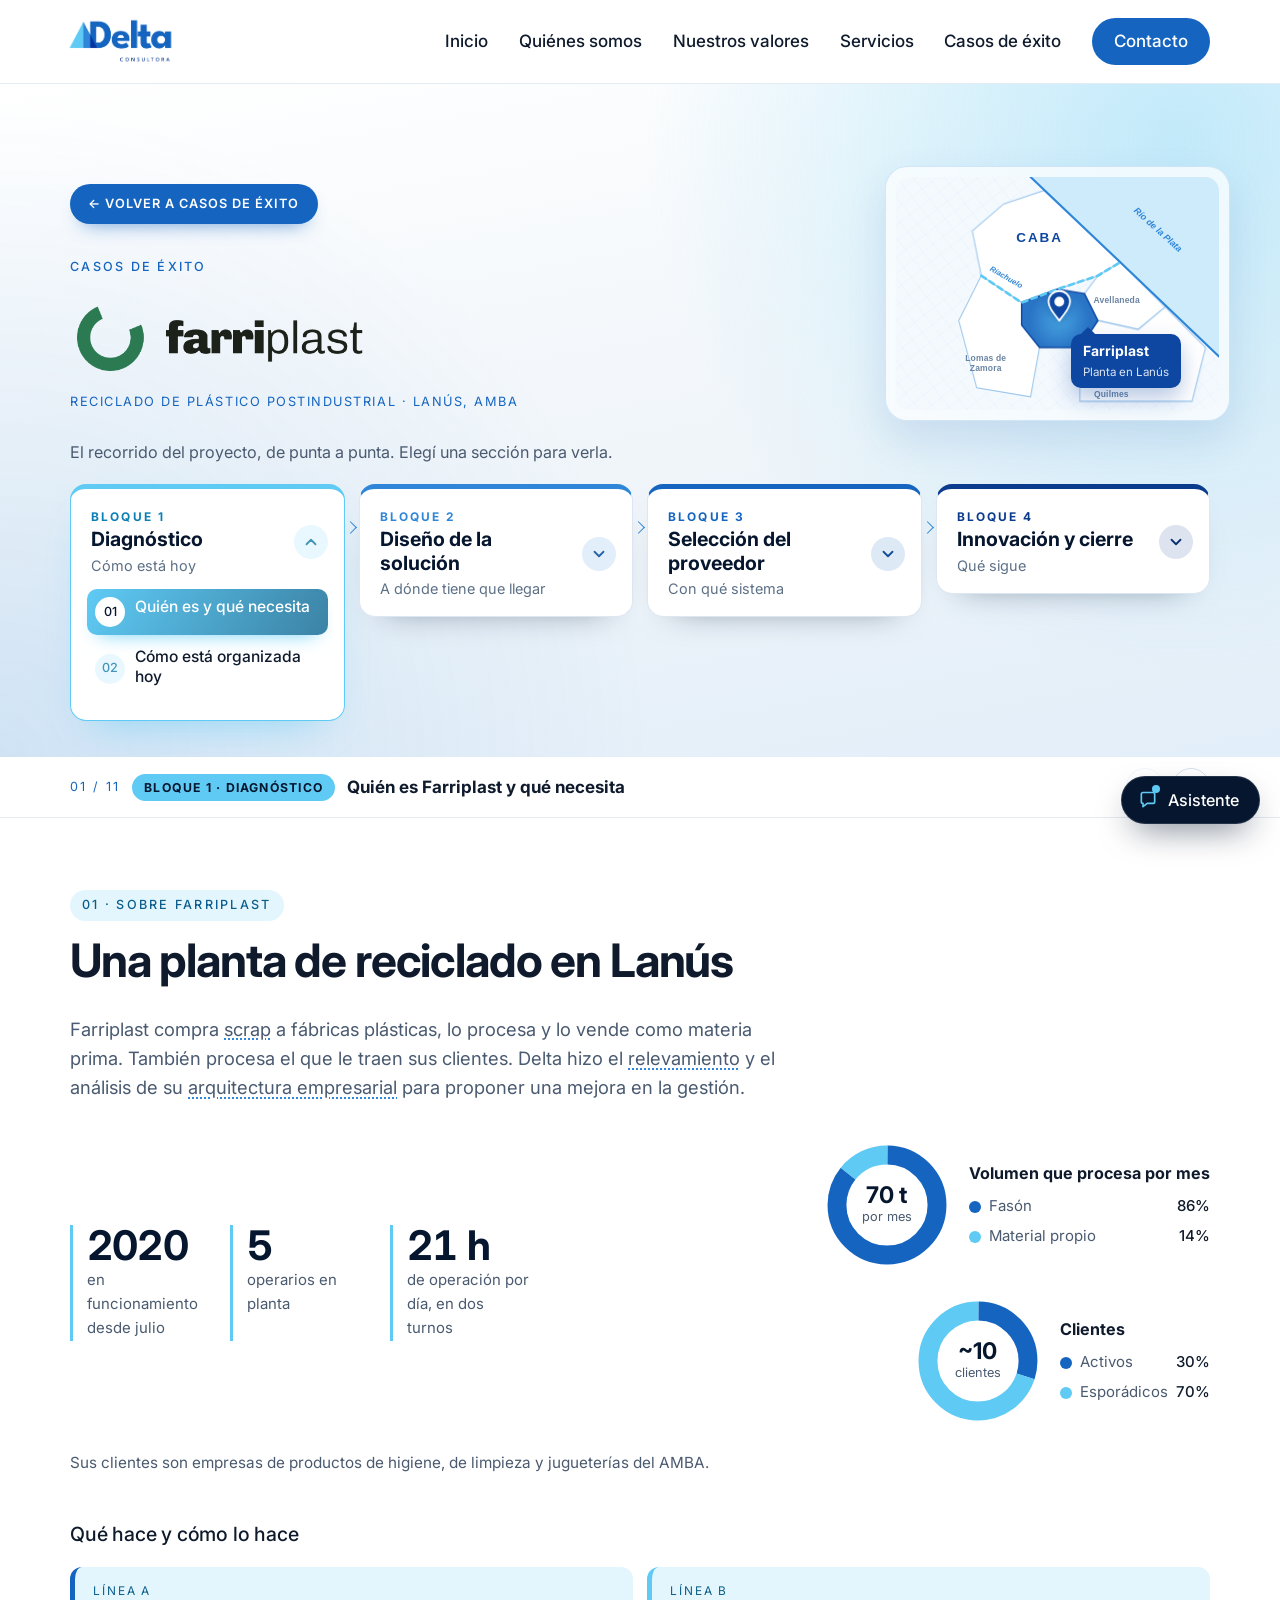
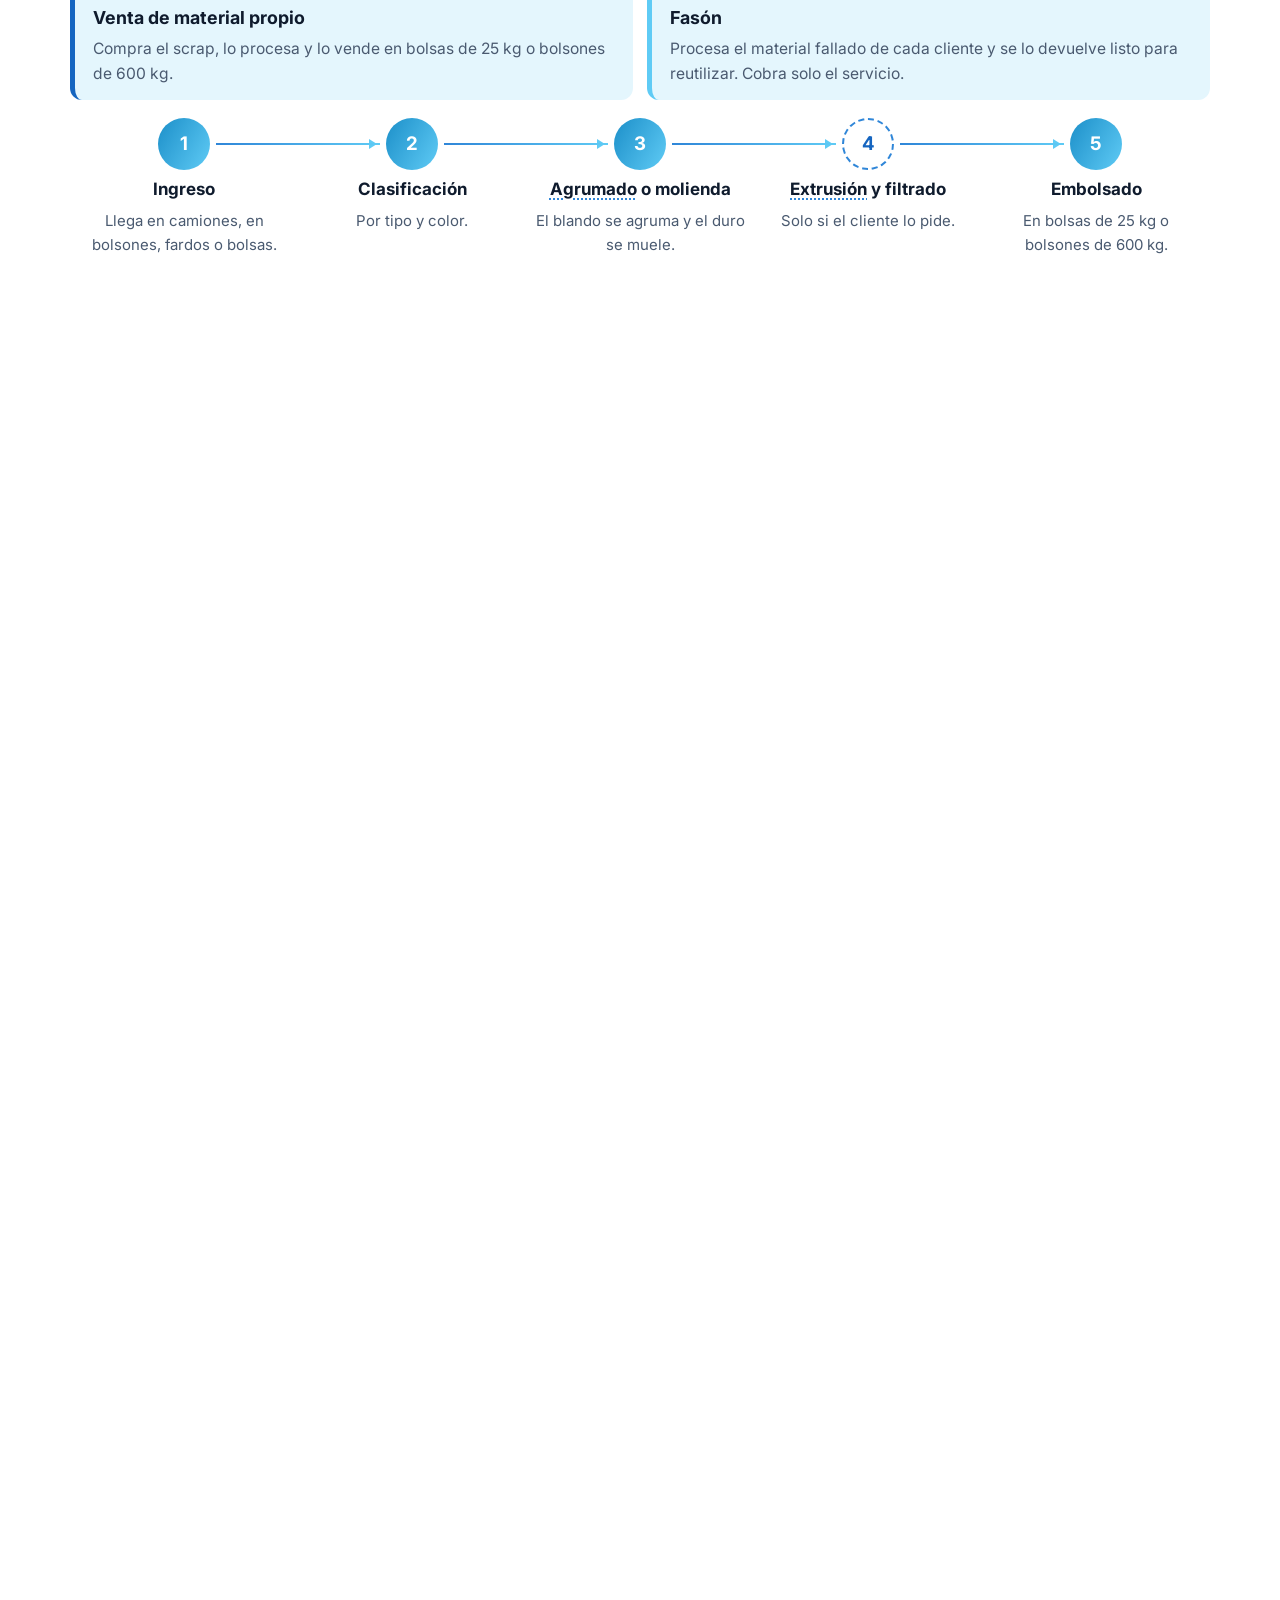
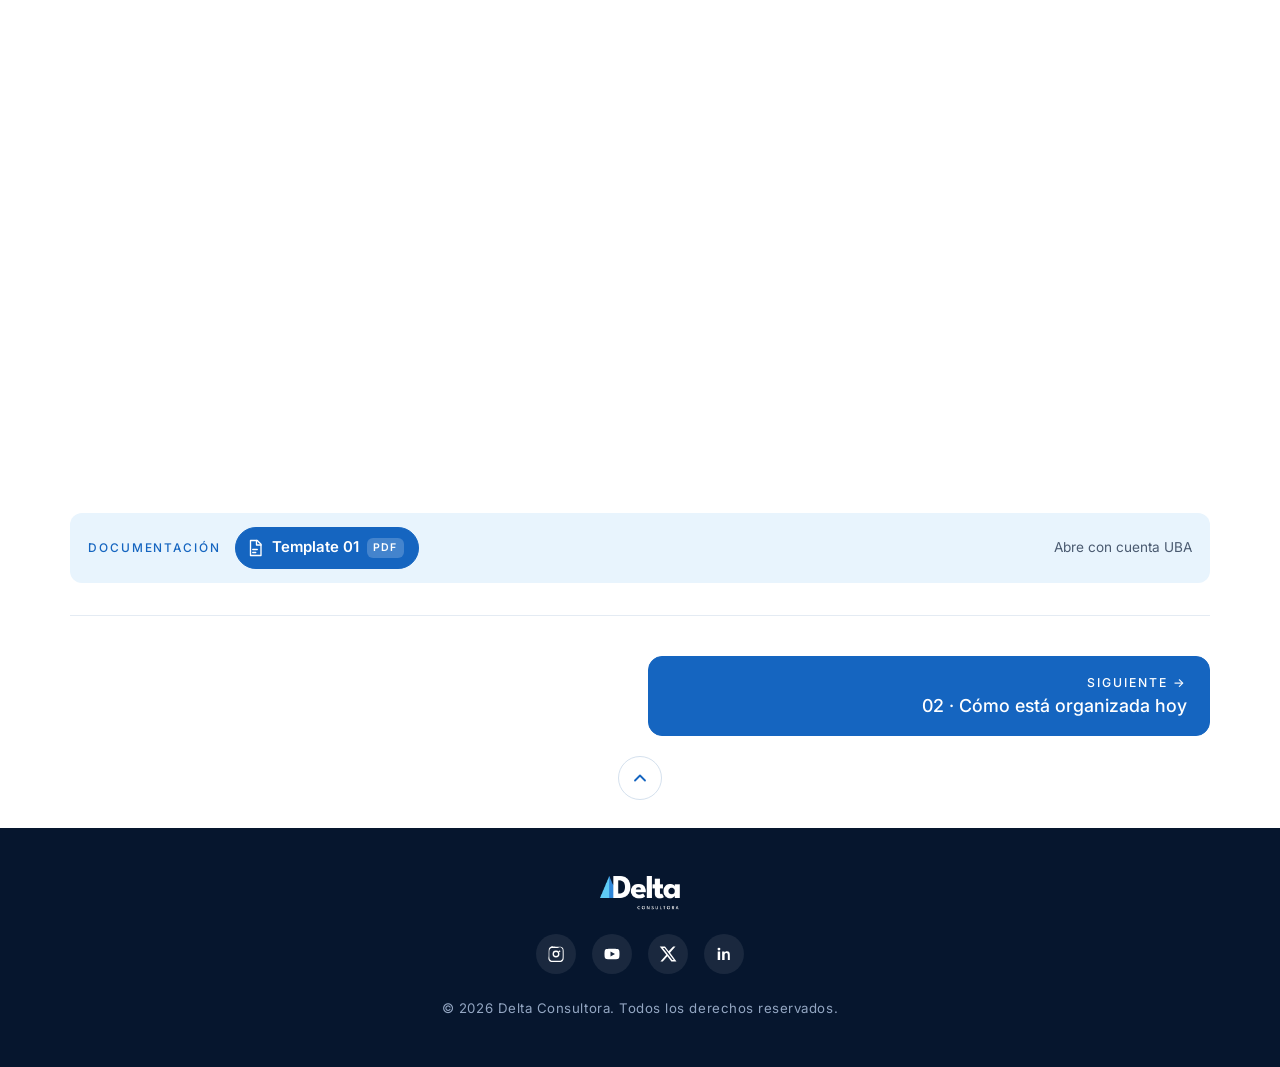
<file: farriplast.html>
<!DOCTYPE html>
<html lang="es">
<head>
<meta charset="UTF-8">
<meta name="viewport" content="width=device-width, initial-scale=1.0">
<title>Farriplast · Casos de éxito | Delta Consultora</title>
<meta name="description" content="Caso de éxito: relevamiento organizacional y arquitectura empresarial de Farriplast, realizado por Delta Consultora.">

<link rel="preconnect" href="https://fonts.googleapis.com">
<link rel="preconnect" href="https://fonts.gstatic.com" crossorigin>
<link href="https://fonts.googleapis.com/css2?family=Inter:wght@300;400;500;600;700&display=swap" rel="stylesheet">

<link rel="stylesheet" href="styles.css">
<noscript><style>.journey__panel{grid-template-rows:1fr;opacity:1;visibility:visible}</style></noscript>

<link rel="icon" type="image/png" href="delta-simbolo.png">
</head>
<body>

<!-- ============================= -->
<!-- HEADER (igual al de index.html, los enlaces del menú apuntan       -->
<!-- a las secciones de la home ya que viven ahí)                       -->
<!-- ============================= -->
<header class="site-header" id="site-header">
  <div class="site-header__inner">

    <a href="index.html" class="logo" aria-label="Delta Consultora — inicio">
      <img src="delta-logo-consultora.png" alt="Delta Consultora" class="logo__img">
    </a>

    <button class="nav-toggle" id="nav-toggle" aria-expanded="false" aria-controls="primary-nav" aria-label="Abrir menú de navegación">
      <span class="nav-toggle__bar"></span>
      <span class="nav-toggle__bar"></span>
      <span class="nav-toggle__bar"></span>
    </button>

    <nav class="primary-nav" id="primary-nav" aria-label="Navegación principal">
      <ul class="primary-nav__list">
        <li><a href="index.html#inicio" class="primary-nav__link">Inicio</a></li>
        <li><a href="index.html#quienes-somos" class="primary-nav__link">Quiénes somos</a></li>
        <li><a href="index.html#valores" class="primary-nav__link">Nuestros valores</a></li>
        <li><a href="index.html#servicios" class="primary-nav__link">Servicios</a></li>
        <li><a href="index.html#casos-exito" class="primary-nav__link">Casos de éxito</a></li>
        <li><a href="index.html#contacto" class="primary-nav__link primary-nav__link--cta">Contacto</a></li>
      </ul>
    </nav>

  </div>
</header>

<main>

  <!-- ============================= -->
  <!-- BANNER DEL CASO + NAVEGACIÓN (fondo oscuro) -->
  <!-- ============================= -->
  <section class="case-study case-banner case-banner--light case-banner--map">
    <div class="container">

      <a href="/casos-exito" class="case-hero__back">← Volver a Casos de éxito</a>

      <span class="eyebrow">Casos de éxito</span>

      <img src="farriplast-logo-oscuro.png" alt="Farriplast" class="case-card__logo">
      <h1 class="sr-only">Farriplast</h1>
      <p class="case-card__industry">Reciclado de plástico postindustrial · Lanús, AMBA</p>

      <!-- Ubicación: mapa esquemático del sur del AMBA (no a escala) -->
      <figure class="locmap" aria-label="Ubicación de Farriplast: Lanús, al sur de la Ciudad de Buenos Aires">
        <svg viewBox="0 0 360 260" role="img" aria-hidden="true">
          <defs>
            <pattern id="locmap-grid" width="14" height="14" patternUnits="userSpaceOnUse" patternTransform="rotate(-38)">
              <path d="M0 0H14M0 0V14" fill="none" stroke="#2F86D8" stroke-opacity=".08"/>
            </pattern>
            <radialGradient id="locmap-glow"><stop offset="0" stop-color="#5FCBF5" stop-opacity=".55"/><stop offset="1" stop-color="#5FCBF5" stop-opacity="0"/></radialGradient>
          </defs>
          <rect width="360" height="260" fill="url(#locmap-grid)"/>
          <path class="locmap__water" d="M150 0H360V200L250 95Z"/>
          <path class="locmap__zone" style="--i:0" d="M85 60L120 30L165 15L250 95L225 110L180 125L140 140L95 110Z"/>
          <path class="locmap__zone" style="--i:1" d="M225 110L250 95L300 145L270 170L225 160L210 130Z"/>
          <path class="locmap__zone" style="--i:2" d="M95 110L140 140L140 165L160 190L150 245L90 235L70 160Z"/>
          <path class="locmap__zone" style="--i:3" d="M225 160L270 170L300 145L345 190L330 250L205 250L205 190Z"/>
          <path class="locmap__home" d="M140 140L180 125L210 130L225 160L205 190L160 190L140 165Z"/>
          <path class="locmap__coast" d="M150 0L250 95L360 200"/>
          <path class="locmap__river" d="M95 110L140 140L180 125L225 110L250 95"/>
          <text class="locmap__water-lbl" x="292" y="62">Río de la Plata</text>
          <text class="locmap__lbl locmap__lbl--big" x="160" y="72">CABA</text>
          <text class="locmap__lbl" x="246" y="140">Avellaneda</text>
          <text class="locmap__lbl" x="100" y="205">Lomas de</text><text class="locmap__lbl" x="100" y="216">Zamora</text>
          <text class="locmap__lbl" x="240" y="245">Quilmes</text>
          <text class="locmap__river-lbl" x="104" y="104" transform="rotate(30 104 104)">Riachuelo</text>
          <circle class="locmap__glow" cx="182" cy="160" r="34" fill="url(#locmap-glow)"/>
          <circle class="locmap__ring" cx="182" cy="160" r="8"/>
          <circle class="locmap__ring locmap__ring--2" cx="182" cy="160" r="8"/>
          <g class="locmap__pin">
            <path d="M182 160c-7-9-12-15-12-21a12 12 0 0 1 24 0c0 6-5 12-12 21z"/>
            <circle cx="182" cy="139" r="4.5" fill="#fff"/>
          </g>
        </svg>
        <figcaption class="locmap__tag"><b>Farriplast</b><span>Planta en Lanús</span></figcaption>
      </figure>

      <!--
        Recorrido del caso: las 11 secciones agrupadas en 4 etapas del
        proyecto, cada una desplegable (de a una). Numeración, "Próximamente", contador,
        flechas y pie de cada sección los arma script.js (initTabs) a partir
        de los botones .tabs__item: para sumar una sección alcanza con un
        botón acá (con data-short) y su panel en .case-body.
      -->
      <div class="case-nav journey" id="case-nav">
        <p class="journey__intro">El recorrido del proyecto, de punta a punta. Elegí una sección para verla.</p>
        <div class="journey__track" role="group" aria-label="Secciones del caso Farriplast">
          <div class="journey__stage is-open" data-stage="1">
            <button type="button" class="journey__head" id="journey-head-1" aria-expanded="true" aria-controls="journey-panel-1">
              <span class="journey__num">Bloque 1</span>
              <span class="journey__name">Diagnóstico</span>
              <span class="journey__q">Cómo está hoy</span>
              <span class="journey__chevron" aria-hidden="true"><svg viewBox="0 0 24 24" fill="none" stroke="currentColor" stroke-width="2.4" stroke-linecap="round" stroke-linejoin="round"><polyline points="6 9 12 15 18 9"/></svg></span>
            </button>
            <div class="journey__panel" id="journey-panel-1">
              <div class="journey__items" role="tablist" aria-orientation="vertical" aria-labelledby="journey-head-1">
                <button type="button" class="tabs__item is-active" role="tab" id="tab-relevamiento" aria-selected="true" aria-controls="panel-relevamiento" tabindex="0" data-short="Quién es y qué necesita" data-template="Template 01 · Caso de Negocio y Relevamiento">Quién es Farriplast y qué necesita</button>
                <button type="button" class="tabs__item" role="tab" id="tab-arquitectura-actual" aria-selected="false" aria-controls="panel-arquitectura-actual" tabindex="-1" data-short="Cómo está organizada hoy" data-template="Template 02 · Arquitectura Empresarial Actual">Cómo está organizada hoy</button>
              </div>
            </div>
          </div>
          <div class="journey__stage" data-stage="2">
            <button type="button" class="journey__head" id="journey-head-2" aria-expanded="false" aria-controls="journey-panel-2">
              <span class="journey__num">Bloque 2</span>
              <span class="journey__name">Diseño de la solución</span>
              <span class="journey__q">A dónde tiene que llegar</span>
              <span class="journey__chevron" aria-hidden="true"><svg viewBox="0 0 24 24" fill="none" stroke="currentColor" stroke-width="2.4" stroke-linecap="round" stroke-linejoin="round"><polyline points="6 9 12 15 18 9"/></svg></span>
            </button>
            <div class="journey__panel" id="journey-panel-2">
              <div class="journey__items" role="tablist" aria-orientation="vertical" aria-labelledby="journey-head-2">
                <button type="button" class="tabs__item" role="tab" id="tab-arquitectura-destino" aria-selected="false" aria-controls="panel-arquitectura-destino" tabindex="-1" data-short="Cómo debería funcionar" data-template="Template 03 · Visión de Arquitectura Empresarial Destino">Cómo debería funcionar</button>
                <button type="button" class="tabs__item" role="tab" id="tab-brechas-escenarios" aria-selected="false" aria-controls="panel-brechas-escenarios" tabindex="-1" data-short="Qué cambiar y cómo" data-template="Template 04 · Matriz de Brechas y Análisis de Escenarios">Qué hay que cambiar y cómo hacerlo</button>
              </div>
            </div>
          </div>
          <div class="journey__stage" data-stage="3">
            <button type="button" class="journey__head" id="journey-head-3" aria-expanded="false" aria-controls="journey-panel-3">
              <span class="journey__num">Bloque 3</span>
              <span class="journey__name">Selección del proveedor</span>
              <span class="journey__q">Con qué sistema</span>
              <span class="journey__chevron" aria-hidden="true"><svg viewBox="0 0 24 24" fill="none" stroke="currentColor" stroke-width="2.4" stroke-linecap="round" stroke-linejoin="round"><polyline points="6 9 12 15 18 9"/></svg></span>
            </button>
            <div class="journey__panel" id="journey-panel-3">
              <div class="journey__items" role="tablist" aria-orientation="vertical" aria-labelledby="journey-head-3">
                <button type="button" class="tabs__item" role="tab" id="tab-alcance-mercado" aria-selected="false" aria-controls="panel-alcance-mercado" tabindex="-1" data-short="Qué incluye y qué opciones hay" data-template="Template 05 · Alcance y Análisis del Mercado de Soluciones">Qué incluye el proyecto y qué sistemas hay</button>
                <button type="button" class="tabs__item" role="tab" id="tab-matriz-rfp" aria-selected="false" aria-controls="panel-matriz-rfp" tabindex="-1" data-short="Cómo comparamos" data-template="Template 06 · Matriz RFP">Cómo comparamos a los proveedores</button>
                <button type="button" class="tabs__item" role="tab" id="tab-cumplimiento-evaluacion" aria-selected="false" aria-controls="panel-cumplimiento-evaluacion" tabindex="-1" data-short="Puntajes y costos" data-template="Template 07 · Comparación de Cumplimiento y Evaluación Económica">Odoo vs. Softland: puntajes y costos</button>
                <button type="button" class="tabs__item" role="tab" id="tab-propuesta-comercial" aria-selected="false" aria-controls="panel-propuesta-comercial" tabindex="-1" data-short="Nuestra recomendación" data-template="Template 08 · Análisis de la Propuesta Comercial y Conclusiones de la Selección">Nuestra recomendación</button>
              </div>
            </div>
          </div>
          <div class="journey__stage" data-stage="4">
            <button type="button" class="journey__head" id="journey-head-4" aria-expanded="false" aria-controls="journey-panel-4">
              <span class="journey__num">Bloque 4</span>
              <span class="journey__name">Innovación y cierre</span>
              <span class="journey__q">Qué sigue</span>
              <span class="journey__chevron" aria-hidden="true"><svg viewBox="0 0 24 24" fill="none" stroke="currentColor" stroke-width="2.4" stroke-linecap="round" stroke-linejoin="round"><polyline points="6 9 12 15 18 9"/></svg></span>
            </button>
            <div class="journey__panel" id="journey-panel-4">
              <div class="journey__items" role="tablist" aria-orientation="vertical" aria-labelledby="journey-head-4">
                <button type="button" class="tabs__item" role="tab" id="tab-innovacion-ia" aria-selected="false" aria-controls="panel-innovacion-ia" tabindex="-1" data-short="Una oportunidad con IA" data-template="Template 09 · Oportunidad de innovación con IA Generativa">Una oportunidad con IA</button>
                <button type="button" class="tabs__item" role="tab" id="tab-diseno-ia" aria-selected="false" aria-controls="panel-diseno-ia" tabindex="-1" data-short="El prototipo con IA" data-template="Template 10 · Diseño y validación de la solución de IA Generativa">El prototipo con IA</button>
                <button type="button" class="tabs__item" role="tab" id="tab-cierre" aria-selected="false" aria-controls="panel-cierre" tabindex="-1" data-short="Cierre y próximos pasos" data-template="Template 11 · Carpeta de Cierre del Proyecto">Cierre y próximos pasos</button>
              </div>
            </div>
          </div>
        </div>
      </div>

    </div>
  </section>

  <!-- Barra fija con la sección abierta y flechas (la completa script.js) -->
  <div class="case-current" id="case-current">
    <div class="container case-current__inner">
      <div class="case-current__text" aria-live="polite">
        <span class="case-current__step" id="case-step">01 / 11</span>
        <span class="case-current__stage" id="case-stage" data-stage="1">Bloque 1 · Diagnóstico</span>
        <span class="case-current__title" id="case-title">Quién es Farriplast y qué necesita</span>
      </div>
      <div class="case-current__arrows">
        <button type="button" class="case-nav__arrow" id="case-prev" aria-label="Sección anterior">
          <svg viewBox="0 0 24 24" fill="none" stroke="currentColor" stroke-width="2.2" stroke-linecap="round" stroke-linejoin="round" aria-hidden="true"><polyline points="15 18 9 12 15 6"/></svg>
        </button>
        <button type="button" class="case-nav__arrow" id="case-next" aria-label="Sección siguiente">
          <svg viewBox="0 0 24 24" fill="none" stroke="currentColor" stroke-width="2.2" stroke-linecap="round" stroke-linejoin="round" aria-hidden="true"><polyline points="9 18 15 12 9 6"/></svg>
        </button>
      </div>
    </div>
  </div>

  <!-- ============================= -->
  <!-- CONTENIDO DE LAS SECCIONES (fondo claro, según Manual de Marca) -->
  <!-- ============================= -->
  <div class="case-body">

    <!-- 01 · Caso de Negocio y Relevamiento -->
    <div class="tab-panel" id="panel-relevamiento" data-stage="1" role="tabpanel" aria-labelledby="tab-relevamiento">

      <!-- 01 · Sobre Farriplast -->
      <section class="case-block reveal" id="sobre-farriplast">
        <div class="container">
          <span class="eyebrow">01 · Sobre Farriplast</span>
          <h2 class="section-title">Una planta de reciclado en Lanús</h2>
          <p class="case-block__lead">Farriplast compra scrap a fábricas plásticas, lo procesa y lo vende como materia prima. También procesa el que le traen sus clientes. Delta hizo el relevamiento y el análisis de su arquitectura empresarial para proponer una mejora en la gestión.</p>

          <div class="farri-facts">
            <ul class="farri-facts__nums stagger">
              <li><strong data-count="2020">2020</strong><span>en funcionamiento desde julio</span></li>
              <li><strong data-count="5">5</strong><span>operarios en planta</span></li>
              <li><strong data-count="21" data-suffix=" h">21 h</strong><span>de operación por día, en dos turnos</span></li>
            </ul>
            <div class="farri-facts__donuts">
            <figure class="donut donut--md">
              <div class="donut__chart">
                <svg viewBox="0 0 42 42" role="img" aria-label="Volumen que procesa por mes"><circle cx="21" cy="21" r="15.915" fill="none" stroke="#EEF4F9" stroke-width="6"/><circle class="donut__seg" cx="21" cy="21" r="15.915" fill="none" stroke="#1565C0" stroke-width="6" stroke-dasharray="85.71 14.29" stroke-dashoffset="25.00" style="--i:0" data-tip="Fasón: 60 de las 70 toneladas por mes"><title>Fasón</title></circle><circle class="donut__seg" cx="21" cy="21" r="15.915" fill="none" stroke="#5FCBF5" stroke-width="6" stroke-dasharray="14.29 85.71" stroke-dashoffset="-60.71" style="--i:1" data-tip="Material propio: 10 de las 70 toneladas por mes"><title>Material propio</title></circle></svg>
                <div class="donut__center"><strong>70 t</strong><span>por mes</span></div>
              </div>
              <figcaption><span class="donut__title">Volumen que procesa por mes</span><ul class="donut__legend"><li><span class="donut__dot" style="background:#1565C0"></span><span class="donut__name">Fasón</span><span class="donut__pct">86%</span></li><li><span class="donut__dot" style="background:#5FCBF5"></span><span class="donut__name">Material propio</span><span class="donut__pct">14%</span></li></ul></figcaption>
            </figure>
            <figure class="donut donut--md">
              <div class="donut__chart">
                <svg viewBox="0 0 42 42" role="img" aria-label="Clientes"><circle cx="21" cy="21" r="15.915" fill="none" stroke="#EEF4F9" stroke-width="6"/><circle class="donut__seg" cx="21" cy="21" r="15.915" fill="none" stroke="#1565C0" stroke-width="6" stroke-dasharray="30.00 70.00" stroke-dashoffset="25.00" style="--i:0" data-tip="3 clientes activos, con intercambio frecuente"><title>Activos</title></circle><circle class="donut__seg" cx="21" cy="21" r="15.915" fill="none" stroke="#5FCBF5" stroke-width="6" stroke-dasharray="70.00 30.00" stroke-dashoffset="-5.00" style="--i:1" data-tip="7 clientes esporádicos"><title>Esporádicos</title></circle></svg>
                <div class="donut__center"><strong>~10</strong><span>clientes</span></div>
              </div>
              <figcaption><span class="donut__title">Clientes</span><ul class="donut__legend"><li><span class="donut__dot" style="background:#1565C0"></span><span class="donut__name">Activos</span><span class="donut__pct">30%</span></li><li><span class="donut__dot" style="background:#5FCBF5"></span><span class="donut__name">Esporádicos</span><span class="donut__pct">70%</span></li></ul></figcaption>
            </figure>
            </div>
          </div>
          <p class="case-block__note">Sus clientes son empresas de productos de higiene, de limpieza y jugueterías del AMBA.</p>

          <h3 class="case-block__subtitle">Qué hace y cómo lo hace</h3>
          <div class="lines">
            <div class="lines__item lines__item--a"><span class="lines__tag">Línea A</span><strong>Venta de material propio</strong><span>Compra el scrap, lo procesa y lo vende en bolsas de 25 kg o bolsones de 600 kg.</span></div>
            <div class="lines__item lines__item--b"><span class="lines__tag">Línea B</span><strong>Fasón</strong><span>Procesa el material fallado de cada cliente y se lo devuelve listo para reutilizar. Cobra solo el servicio.</span></div>
          </div>
          <ol class="process stagger" aria-label="Cómo se procesa el material">
            <li class="process__step"><span class="process__num">1</span><strong>Ingreso</strong><span>Llega en camiones, en bolsones, fardos o bolsas.</span></li>
            <li class="process__step"><span class="process__num">2</span><strong>Clasificación</strong><span>Por tipo y color.</span></li>
            <li class="process__step"><span class="process__num">3</span><strong>Agrumado o molienda</strong><span>El blando se agruma y el duro se muele.</span></li>
            <li class="process__step process__step--opt"><span class="process__num">4</span><strong>Extrusión y filtrado</strong><span>Solo si el cliente lo pide.</span></li>
            <li class="process__step"><span class="process__num">5</span><strong>Embolsado</strong><span>En bolsas de 25 kg o bolsones de 600 kg.</span></li>
          </ol>
        </div>
      </section>

      <!-- 02 · Propósito -->
      <section class="case-block case-block--alt reveal" id="proposito">
        <div class="container">
          <span class="eyebrow">02 · Propósito</span>
          <h2 class="section-title">Misión, visión y valores</h2>
          <div class="mv-quotes">
            <blockquote class="mv-quote"><span class="mv-quote__label">Misión</span><p>Transformar scrap plástico postindustrial en materia prima de calidad para la industria plástica del AMBA, mediante procesos eficientes, flexibles y basados en su experiencia.</p></blockquote>
            <blockquote class="mv-quote"><span class="mv-quote__label">Visión</span><p>Ser una empresa referente en la recuperación de plástico postindustrial en el AMBA, reconocida por la calidad de sus procesos, la cercanía con sus clientes y su crecimiento sostenible.</p></blockquote>
          </div>
          <h3 class="case-block__subtitle values-wheel__heading">Valores</h3>
          <div class="values-wheel" data-values>
            <div class="values-wheel__ring">
              <button type="button" class="values-wheel__node" style="--k:0" data-value="0" aria-pressed="true"><span class="values-wheel__icon" aria-hidden="true"><svg viewBox="0 0 24 24"><path d="M7 19a5 5 0 0 1-1-9.9A6 6 0 0 1 17.7 8 4.5 4.5 0 0 1 17 17"/><path d="m9 15 3-3 3 3M12 12v9"/></svg></span><span class="values-wheel__name">Aprovechamiento de recursos</span></button><button type="button" class="values-wheel__node" style="--k:1" data-value="1" aria-pressed="false"><span class="values-wheel__icon" aria-hidden="true"><svg viewBox="0 0 24 24"><circle cx="9" cy="8" r="3"/><circle cx="17" cy="9" r="2.5"/><path d="M3 20c0-3.3 2.7-6 6-6s6 2.7 6 6M14 20c0-2.5 1.5-4.5 3.5-5"/></svg></span><span class="values-wheel__name">Trabajo en equipo</span></button><button type="button" class="values-wheel__node" style="--k:2" data-value="2" aria-pressed="false"><span class="values-wheel__icon" aria-hidden="true"><svg viewBox="0 0 24 24"><path d="m11 17 2 2a1.4 1.4 0 0 0 2-2"/><path d="m14 14 2.5 2.5a1.4 1.4 0 0 0 2-2L15 11l-1.5 1.5a2 2 0 0 1-3-3L13 7h4l4 4"/><path d="M3 11l4-4h4"/><path d="m5 13 4 4"/></svg></span><span class="values-wheel__name">Cercanía</span></button><button type="button" class="values-wheel__node" style="--k:3" data-value="3" aria-pressed="false"><span class="values-wheel__icon" aria-hidden="true"><svg viewBox="0 0 24 24"><path d="M3 17l6-6 4 4 8-8"/><path d="M15 7h6v6"/></svg></span><span class="values-wheel__name">Mejora continua</span></button><button type="button" class="values-wheel__node" style="--k:4" data-value="4" aria-pressed="false"><span class="values-wheel__icon" aria-hidden="true"><svg viewBox="0 0 24 24"><path d="M11 20A7 7 0 0 1 4 13c0-5 4-9 16-9 0 9-4 16-9 16Z"/><path d="M4 20c4-4 7-6 11-8"/></svg></span><span class="values-wheel__name">Medioambiente</span></button><button type="button" class="values-wheel__node" style="--k:5" data-value="5" aria-pressed="false"><span class="values-wheel__icon" aria-hidden="true"><svg viewBox="0 0 24 24"><circle cx="12" cy="9" r="6"/><path d="m8.5 14-1.5 7 5-3 5 3-1.5-7"/></svg></span><span class="values-wheel__name">Calidad</span></button>
              <div class="values-wheel__center" aria-live="polite">
                <strong class="values-wheel__title">Aprovechamiento de recursos</strong>
                <p class="values-wheel__desc">Minimizar mermas y sacar el máximo de cada material y de cada viaje.</p>
              </div>
            </div>
            <ul class="values-wheel__data" hidden><li data-name="Aprovechamiento de recursos">Minimizar mermas y sacar el máximo de cada material y de cada viaje.</li><li data-name="Trabajo en equipo">Todos conocen las etapas del proceso y pueden asumir distintas tareas.</li><li data-name="Cercanía">Relaciones directas y de confianza con clientes y proveedores.</li><li data-name="Mejora continua">Ordenar y profesionalizar la gestión para sostener el crecimiento.</li><li data-name="Medioambiente">Transformar residuos plásticos en materia prima reutilizable.</li><li data-name="Calidad">Material que cumple lo que pide cada cliente y se reincorpora con confianza.</li></ul>
          </div>
        </div>
      </section>

      <!-- 03 · Objetivos estratégicos -->
      <section class="case-block reveal" id="objetivos">
        <div class="container">
          <span class="eyebrow">03 · Objetivos estratégicos</span>
          <h2 class="section-title">Hacia dónde quiere ir</h2>
          <p class="case-block__lead">Las metas las propuso el equipo a partir del diagnóstico y se validan con Mariano.</p>
          <div class="roadmap">
            <div class="roadmap__line" aria-hidden="true"><span class="roadmap__fill"></span><span class="roadmap__runner"></span></div>
            <ol class="roadmap__stops">
              <li class="roadmap__stop roadmap__stop--start"><span class="roadmap__dot"></span><span class="roadmap__when">Hoy</span>
                <div class="roadmap__goal roadmap__goal--now"><b>Punto de partida</b><span>70 t por mes y sin indicadores medidos</span></div></li>
              <li class="roadmap__stop roadmap__stop--12"><span class="roadmap__dot"></span><span class="roadmap__when">12 meses</span>
                <div class="roadmap__goal"><b>Reputación</b><span class="roadmap__kpi">≥ 95%</span><span>de entregas a tiempo y rechazos por debajo del 2%</span></div>
                <div class="roadmap__goal"><b>Nuevo galpón</b><span class="roadmap__kpi">+1</span><span>alquilado y funcionando, para sumar clientes de molienda y recuperación</span></div></li>
              <li class="roadmap__stop roadmap__stop--18"><span class="roadmap__dot"></span><span class="roadmap__when">18 meses</span>
                <div class="roadmap__goal"><b>Clientes</b><span class="roadmap__kpi">≥ 90%</span><span>de satisfacción y retención de 85% o más</span></div></li>
              <li class="roadmap__stop roadmap__stop--end"><span class="roadmap__dot"></span><span class="roadmap__when">24 meses</span>
                <div class="roadmap__goal"><b>Crecimiento</b><span class="roadmap__kpi">+20%</span><span>de volumen mensual, unas 84 t</span></div></li>
            </ol>
            <button type="button" class="roadmap__replay">↻ Ver el recorrido de nuevo</button>
          </div>
        </div>
      </section>

      <!-- 04 · Diagnóstico y necesidades -->
      <section class="case-block case-block--alt reveal" id="diagnostico">
        <div class="container">
          <span class="eyebrow">04 · Diagnóstico</span>
          <h2 class="section-title">Cómo funciona hoy y qué necesita resolver</h2>
          <div class="dmap">
            <p class="dmap__label dmap__label--now">Cómo funciona hoy</p>
            <div class="dmap__row dmap__row--now stagger">
              <div class="pain"><span class="pain__num">01</span><span class="pain__icon" aria-hidden="true"><svg viewBox="0 0 24 24"><path d="M4 4h12l4 4v12H4z"/><path d="M8 10h8M8 14h8M8 18h5"/></svg></span><strong>Todo es manual</strong><ul><li>Compras, ventas, cobranzas, proveedores y stock se manejan sin ningún sistema</li><li>El stock es una estimación</li></ul></div><div class="pain"><span class="pain__num">02</span><span class="pain__icon" aria-hidden="true"><svg viewBox="0 0 24 24"><circle cx="12" cy="8" r="3.5"/><path d="M5 21c0-3.9 3.1-7 7-7s7 3.1 7 7"/><path d="M3 12h3M18 12h3"/></svg></span><strong>Todo pasa por Mariano</strong><ul><li>Concentra todas las decisiones comerciales y financieras</li><li>Se le va el día en lo operativo y no puede decidir con datos sobre el galpón o nuevos clientes</li></ul></div><div class="pain"><span class="pain__num">03</span><span class="pain__icon" aria-hidden="true"><svg viewBox="0 0 24 24"><circle cx="5" cy="6" r="2"/><circle cx="19" cy="18" r="2"/><path d="M7 6h6a3 3 0 0 1 0 6h-2a3 3 0 0 0 0 6h6"/><path d="M14 4l2 2-2 2" opacity=".4"/></svg></span><strong>No se sigue el material</strong><ul><li>No hay registro del recorrido de cada material, de las mermas ni del stock real</li></ul></div><div class="pain"><span class="pain__num">04</span><span class="pain__icon" aria-hidden="true"><svg viewBox="0 0 24 24"><path d="M12 21c-4-3-7-6-7-10a7 7 0 0 1 14 0c0 4-3 7-7 10Z"/><path d="M12 8v4"/><circle cx="12" cy="15" r=".6"/></svg></span><strong>Madurez inicial</strong><ul><li>Los procesos se aprendieron de forma artesanal y no están documentados</li><li>Depende de los 5 operarios, sin reemplazo</li></ul></div>
            </div>
            <p class="needs__strengths"><b>A favor:</b> personal estable que conoce todo el proceso, pocas mermas pese a la informalidad y un dueño que conoce a fondo el negocio.</p>
            <div class="dmap__link" aria-hidden="true">
              <svg class="dmap__lines dmap__lines--in" viewBox="0 0 100 40" preserveAspectRatio="none"><path d="M12.5 0 C 12.5 26, 50 14, 50 40"/><path d="M37.5 0 C 37.5 26, 50 14, 50 40"/><path d="M62.5 0 C 62.5 26, 50 14, 50 40"/><path d="M87.5 0 C 87.5 26, 50 14, 50 40"/></svg>
              <span class="dmap__hub">Por eso necesita</span>
              <svg class="dmap__lines dmap__lines--out" viewBox="0 0 100 40" preserveAspectRatio="none"><path d="M50 0 C 50 26, 12.5 14, 12.5 40"/><path d="M50 0 C 50 26, 37.5 14, 37.5 40"/><path d="M50 0 C 50 26, 62.5 14, 62.5 40"/><path d="M50 0 C 50 26, 87.5 14, 87.5 40"/></svg>
            </div>
            <p class="dmap__label dmap__label--need">Qué necesita resolver</p>
            <ul class="dmap__row dmap__row--needs stagger"><li class="need need--alta"><strong>Control de stock</strong><span>Saber cuánto material y espacio hay, y de dónde viene, dónde está y adónde va</span></li><li class="need need--alta"><strong>Compras, ventas y cobranzas</strong><span>Registrarlas y seguirlas para dedicarles menos tiempo y decidir con información confiable</span></li><li class="need need--media"><strong>Costos y rentabilidad</strong><span>Conocer el costo y el margen de cada proceso o material para evaluar inversiones como el galpón</span></li><li class="need need--baja"><strong>Registro de mermas</strong><span>Identificar dónde se pierde material. Mariano indicó que hoy la merma es baja</span></li></ul>
          </div>
        </div>
      </section>

      <!-- 05 · Equipo -->
      <section class="case-block case-block--alt reveal" id="equipo">
        <div class="container">
          <span class="eyebrow">05 · Equipo</span>
          <h2 class="section-title">El equipo de Delta</h2>
          <p class="case-block__lead">El equipo que trabajó en el caso Farriplast.</p>
          <ul class="team-grid stagger">
            <li class="team-card"><span class="team-card__avatar" aria-hidden="true">BC<img src="belen-casal.jpg" alt="Belén Casal" class="team-card__avatar-img" loading="lazy" onerror="this.remove()"></span><div><p class="team-card__name">Belén Casal</p><p class="team-card__role">Product Owner</p></div></li>
            <li class="team-card"><span class="team-card__avatar" aria-hidden="true">JH<img src="julieta-holcman.jpg" alt="Julieta Holcman" class="team-card__avatar-img" loading="lazy" onerror="this.remove()"></span><div><p class="team-card__name">Julieta Holcman</p><p class="team-card__role">Project Manager</p></div></li>
            <li class="team-card"><span class="team-card__avatar" aria-hidden="true">RP<img src="rodrigo-perez-suzuki.jpg" alt="Rodrigo Pérez Suzuki" class="team-card__avatar-img" loading="lazy" onerror="this.remove()"></span><div><p class="team-card__name">Rodrigo Pérez Suzuki</p><p class="team-card__role">Scrum Master</p></div></li>
            <li class="team-card"><span class="team-card__avatar" aria-hidden="true">SB<img src="sol-beraja.jpg" alt="Sol Beraja" class="team-card__avatar-img" loading="lazy" onerror="this.remove()"></span><div><p class="team-card__name">Sol Beraja</p><p class="team-card__role">UX/UI</p></div></li>
            <li class="team-card"><span class="team-card__avatar" aria-hidden="true">CM<img src="clara-murature.jpg" alt="Clara Murature" class="team-card__avatar-img" loading="lazy" onerror="this.remove()"></span><div><p class="team-card__name">Clara Murature</p><p class="team-card__role">Tech Lead</p></div></li>
            <li class="team-card"><span class="team-card__avatar" aria-hidden="true">MS<img src="martina-szymsiowicz.jpg" alt="Martina Szymsiowicz" class="team-card__avatar-img" loading="lazy" onerror="this.remove()"></span><div><p class="team-card__name">Martina Szymsiowicz</p><p class="team-card__role">Analista de negocio</p></div></li>
          </ul>
        </div>
      </section>


      <!-- Documentación de la sección -->
      <div class="container">
        <div class="case-docs">
          <span class="case-docs__label">Documentación</span>
          <a class="case-docs__link case-docs__link--main" href="https://economicasuba-my.sharepoint.com/:b:/g/personal/29id33012909_campus_economicas_uba_ar/IQC9WIPv0NtfQK95yiyQ_k6YAZlFKP9bAsG5p8TVKbnal_U" target="_blank" rel="noopener"><svg class="case-docs__ico" viewBox="0 0 24 24" aria-hidden="true"><path d="M6 2h9l5 5v15H6z"/><path d="M14 2v6h6"/><path d="M9 14h6M9 18h4"/></svg><span>Template 01</span><small>PDF</small></a>
          <span class="case-docs__text">Abre con cuenta UBA</span>
        </div>
      </div>
    </div>

    <!-- 02 · Arquitectura Empresarial Actual -->
    <div class="tab-panel" id="panel-arquitectura-actual" data-stage="1" role="tabpanel" aria-labelledby="tab-arquitectura-actual" hidden>

      <!-- 01 · Arquitectura actual -->
      <section class="case-block reveal" id="dimensiones-actuales">
        <div class="container">
          <span class="eyebrow">01 · Arquitectura actual</span>
          <h2 class="section-title">Así opera Farriplast hoy</h2>
          <p class="case-block__lead">Una empresa se puede mirar en cuatro capas, de lo que hace a lo que la sostiene. Así está cada una en Farriplast.</p>
          <div class="layers layers--now stagger">
            <div class="layer layer--1" style="--i:0">
              <div class="layer__name"><span class="layer__icon" aria-hidden="true"><svg viewBox="0 0 24 24"><rect x="2" y="7" width="20" height="14" rx="2" ry="2"/><path d="M16 21V5a2 2 0 0 0-2-2h-4a2 2 0 0 0-2 2v16"/></svg></span><span><b>Negocio</b><small>Los procesos y quién hace cada tarea</small></span></div>
              <div class="layer__state"><strong>Todo pasa por una sola persona</strong><ul><li>Compra, venta y cobranza concentradas en Mariano</li><li>Control de stock manual y estimado</li><li>5 operarios que saben todo el proceso, sin procesos documentados</li></ul></div>
            </div>
            <div class="layer layer--2" style="--i:1">
              <div class="layer__name"><span class="layer__icon" aria-hidden="true"><svg viewBox="0 0 24 24"><ellipse cx="12" cy="5" rx="9" ry="3"/><path d="M21 12c0 1.66-4 3-9 3s-9-1.34-9-3"/><path d="M3 5v14c0 1.66 4 3 9 3s9-1.34 9-3V5"/></svg></span><span><b>Datos</b><small>Qué información se registra y dónde queda</small></span></div>
              <div class="layer__state"><strong>Información repartida, sin una fuente única</strong><ul><li>En papel: cuaderno, libro de cheques y talonario de remitos</li><li>En el celular y la PC: WhatsApp, fotos de cheques y una planilla de Excel</li><li>Cuentas corrientes rearmadas a mano los lunes</li></ul></div>
            </div>
            <div class="layer layer--3" style="--i:2">
              <div class="layer__name"><span class="layer__icon" aria-hidden="true"><svg viewBox="0 0 24 24"><rect x="3" y="3" width="7" height="7"/><rect x="14" y="3" width="7" height="7"/><rect x="14" y="14" width="7" height="7"/><rect x="3" y="14" width="7" height="7"/></svg></span><span><b>Aplicaciones</b><small>Las herramientas que se usan para registrar y consultar</small></span></div>
              <div class="layer__state"><strong>Herramientas personales, no de gestión</strong><ul><li>WhatsApp, Excel, cámara y home banking</li><li>Sin ERP, CRM ni sistema de facturación</li><li>Cobertura parcial, solo en ventas y cobranzas</li></ul></div>
            </div>
            <div class="layer layer--4" style="--i:3">
              <div class="layer__name"><span class="layer__icon" aria-hidden="true"><svg viewBox="0 0 24 24"><path d="M18 10h-1.26A8 8 0 1 0 9 20h9a5 5 0 0 0 0-10z"/></svg></span><span><b>Tecnología</b><small>Los equipos y la conexión que sostienen todo</small></span></div>
              <div class="layer__state"><strong>Sin infraestructura corporativa</strong><ul><li>El celular de Mariano concentra la operación</li><li>Maquinaria y balanza sin captura de datos: el peso se anota a mano</li><li>Sin servidores, red ni soporte técnico contratado</li></ul></div>
            </div>
          </div>
          <div class="pmap-head">
            <h3 class="case-block__subtitle">Mapa de procesos de Farriplast</h3>
            <p>Armado según la norma ISO 9001: muestra todos los procesos de la empresa en tres grupos y cómo se conectan, desde lo que pide el cliente hasta lo que recibe.</p>
          </div>
          <div class="pmap-frame">
            <div class="pmap-io pmap-io--in"><span>Lo que necesita el cliente</span></div>
          <div class="pmap replay" data-pmap>
            <div class="pmap__band pmap__band--est" style="--i:0"><span class="pmap__label">Estratégicos<small>Marcan el rumbo</small></span><div class="pmap__items"><button type="button" class="pmap__p" data-desc="Objetivos de crecimiento, como mudarse a un galpón más grande o comprar equipos, uso de la capacidad instalada y análisis de rentabilidad.">Planificación estratégica y crecimiento</button><button type="button" class="pmap__p" data-desc="Decisiones para delegar y bajar el riesgo de que todo dependa de Mariano, ordenando la gestión para que la empresa pueda crecer.">Continuidad y sucesión del negocio</button></div></div>
            <div class="pmap__band pmap__band--op" style="--i:1"><span class="pmap__label">Operativos<small>Generan lo que se vende</small></span>
              <div class="pmap__lines">
                <div class="pmap__line"><b>Línea A · Material propio</b><div class="pmap__chev"><button type="button" class="pmap__p" data-desc="Mariano busca y negocia con fábricas de inyección, soplado o extrusión. El scrap llega en camiones, en bolsones de 600 kg, fardos o bolsas.">Compra de scrap</button><button type="button" class="pmap__p" data-desc="Clasificación por tipo y color, agrumado del material blando o molienda del duro, extrusión y filtrado si el cliente lo pide, y embolsado en bolsas de 25 kg o bolsones de 600 kg.">Producción</button><button type="button" class="pmap__p" data-desc="Venta de la materia prima reciclada a empresas de higiene, limpieza y jugueterías. Mariano negocia, acuerda el pago, cobra y busca nuevos clientes.">Venta y cobranza</button></div></div>
                <div class="pmap__line"><b>Línea B · Fasón</b><div class="pmap__chev"><button type="button" class="pmap__p" data-desc="Ingresa el scrap fallado que es propiedad del cliente y se registra lo recibido, que después se devuelve procesado.">Recepción</button><button type="button" class="pmap__p" data-desc="Clasificación por tipo y color, agrumado del material blando o molienda del duro, extrusión y filtrado si el cliente lo pide, y embolsado en bolsas de 25 kg o bolsones de 600 kg.">Producción</button><button type="button" class="pmap__p" data-desc="El cliente retira o recibe su material procesado. Se cobra solo el servicio de procesamiento, no la materia prima.">Entrega y cobranza</button></div></div>
              </div>
            </div>
            <div class="pmap__band pmap__band--apo" style="--i:2"><span class="pmap__label">Apoyo<small>Sostienen a los demás</small></span><div class="pmap__items"><button type="button" class="pmap__p" data-desc="Coordinación de los viajes para retirar scrap y entregar producto. En general lo acuerda o lo hace el cliente.">Logística</button><button type="button" class="pmap__p" data-desc="Control del scrap disponible, el material en proceso, el espacio en planta y el producto terminado, sin ningún sistema.">Control de stock (manual)</button><button type="button" class="pmap__p" data-desc="Los sueldos de los 5 operarios los liquida un contador externo.">Liquidación de sueldos (contador externo)</button></div></div>
            <div class="pmap__detail" aria-live="polite"></div>
          </div>
            <div class="pmap-io pmap-io--out"><span>Cliente satisfecho</span></div>
          </div>

          <div class="hub replay">
            <p class="hub__title">El cuello de botella</p>
            <svg class="hub__svg" viewBox="0 0 640 400" role="img" aria-label="Compras, ventas, cobranzas, stock, proveedores y los 5 operarios dependen de Mariano"><defs><marker id="hub-ar0" viewBox="0 0 10 10" refX="8" refY="5" markerWidth="7" markerHeight="7" orient="auto-start-reverse"><path d="M0 0L10 5L0 10z" fill="#2F86D8"/></marker><marker id="hub-ar1" viewBox="0 0 10 10" refX="8" refY="5" markerWidth="7" markerHeight="7" orient="auto-start-reverse"><path d="M0 0L10 5L0 10z" fill="#0E8C8A"/></marker><marker id="hub-ar2" viewBox="0 0 10 10" refX="8" refY="5" markerWidth="7" markerHeight="7" orient="auto-start-reverse"><path d="M0 0L10 5L0 10z" fill="#6A3FD8"/></marker><marker id="hub-ar3" viewBox="0 0 10 10" refX="8" refY="5" markerWidth="7" markerHeight="7" orient="auto-start-reverse"><path d="M0 0L10 5L0 10z" fill="#E08A1E"/></marker><marker id="hub-ar4" viewBox="0 0 10 10" refX="8" refY="5" markerWidth="7" markerHeight="7" orient="auto-start-reverse"><path d="M0 0L10 5L0 10z" fill="#1565C0"/></marker><marker id="hub-ar5" viewBox="0 0 10 10" refX="8" refY="5" markerWidth="7" markerHeight="7" orient="auto-start-reverse"><path d="M0 0L10 5L0 10z" fill="#1E8A4C"/></marker><radialGradient id="hub-core" cx="35%" cy="30%" r="75%"><stop offset="0" stop-color="#FF8A5B"/><stop offset=".55" stop-color="#E2694A"/><stop offset="1" stop-color="#A23A22"/></radialGradient></defs><g class="hub__link" style="--k:0;--c:#2F86D8"><path class="hub__arrow" d="M320 76L320 116" pathLength="1" marker-end="url(#hub-ar0)"/><path class="hub__flow" d="M320 76L320 116"/></g><g class="hub__node" style="--k:0;--c:#2F86D8" transform="translate(320 50)"><g class="hub__pop"><rect x="-65" y="-21" width="130" height="42" rx="21"/><circle cx="-45" cy="0" r="6"/><text x="8" y="6" text-anchor="middle">Compras</text></g></g><g class="hub__link" style="--k:1;--c:#0E8C8A"><path class="hub__arrow" d="M470 148L399 173" pathLength="1" marker-end="url(#hub-ar1)"/><path class="hub__flow" d="M470 148L399 173"/></g><g class="hub__node" style="--k:1;--c:#0E8C8A" transform="translate(537 125)"><g class="hub__pop"><rect x="-65" y="-21" width="130" height="42" rx="21"/><circle cx="-45" cy="0" r="6"/><text x="8" y="6" text-anchor="middle">Ventas</text></g></g><g class="hub__link" style="--k:2;--c:#6A3FD8"><path class="hub__arrow" d="M470 252L399 227" pathLength="1" marker-end="url(#hub-ar2)"/><path class="hub__flow" d="M470 252L399 227"/></g><g class="hub__node" style="--k:2;--c:#6A3FD8" transform="translate(537 275)"><g class="hub__pop"><rect x="-78" y="-21" width="156" height="42" rx="21"/><circle cx="-56" cy="0" r="6"/><text x="10" y="6" text-anchor="middle">Cobranzas</text></g></g><g class="hub__link" style="--k:3;--c:#E08A1E"><path class="hub__arrow" d="M320 324L320 284" pathLength="1" marker-end="url(#hub-ar3)"/><path class="hub__flow" d="M320 324L320 284"/></g><g class="hub__node" style="--k:3;--c:#E08A1E" transform="translate(320 350)"><g class="hub__pop"><rect x="-65" y="-21" width="130" height="42" rx="21"/><circle cx="-45" cy="0" r="6"/><text x="8" y="6" text-anchor="middle">Stock</text></g></g><g class="hub__link" style="--k:4;--c:#1565C0"><path class="hub__arrow" d="M170 252L241 227" pathLength="1" marker-end="url(#hub-ar4)"/><path class="hub__flow" d="M170 252L241 227"/></g><g class="hub__node" style="--k:4;--c:#1565C0" transform="translate(103 275)"><g class="hub__pop"><rect x="-80" y="-21" width="160" height="42" rx="21"/><circle cx="-58" cy="0" r="6"/><text x="10" y="6" text-anchor="middle">Proveedores</text></g></g><g class="hub__link" style="--k:5;--c:#1E8A4C"><path class="hub__arrow" d="M170 148L241 173" pathLength="1" marker-end="url(#hub-ar5)"/><path class="hub__flow" d="M170 148L241 173"/></g><g class="hub__node hub__node--ops" style="--k:5;--c:#1E8A4C" transform="translate(103 125)"><g class="hub__pop"><rect x="-78" y="-21" width="156" height="42" rx="21"/><circle cx="-56" cy="0" r="6"/><text x="10" y="6" text-anchor="middle">5 operarios</text></g></g><g class="hub__core" transform="translate(320 200)"><circle class="hub__halo" r="66"/><circle class="hub__ring" r="76"/><circle class="hub__ball" r="62" fill="url(#hub-core)"/><text class="hub__name" y="2" text-anchor="middle">Mariano</text><text class="hub__sub" y="24" text-anchor="middle">una sola persona</text></g></svg>
            <p class="hub__caption">Todo lo de gestión pasa por una sola persona, sin backup.</p>
          </div>
        </div>
      </section>

      <!-- Documentación de la sección -->
      <div class="container">
        <div class="case-docs">
          <span class="case-docs__label">Documentación</span>
          <a class="case-docs__link case-docs__link--main" href="https://economicasuba-my.sharepoint.com/:b:/g/personal/29id33012909_campus_economicas_uba_ar/IQAqDo7j5WP3SroYulK9DnHoAQLYmNLiD_IJbaSqSqqja_w" target="_blank" rel="noopener"><svg class="case-docs__ico" viewBox="0 0 24 24" aria-hidden="true"><path d="M6 2h9l5 5v15H6z"/><path d="M14 2v6h6"/><path d="M9 14h6M9 18h4"/></svg><span>Template 02</span><small>PDF</small></a>
          <span class="case-docs__text">Abre con cuenta UBA</span>
        </div>
      </div>
    </div>

    <!-- 03 · Visión de Arquitectura Empresarial Destino -->
    <div class="tab-panel" id="panel-arquitectura-destino" data-stage="2" role="tabpanel" aria-labelledby="tab-arquitectura-destino" hidden>

      <!-- 01 · La propuesta: frentes y qué cambia en el día a día -->
      <section class="case-block reveal" id="propuesta">
        <div class="container">
          <span class="eyebrow">01 · La propuesta</span>
          <h2 class="section-title">Mismo negocio, mejor información</h2>
          <p class="case-block__lead">En dos o tres años Farriplast mantiene su producto y su modelo de negocio. Lo que cambia es cómo registra y usa su información, en cuatro frentes.</p>
          <div class="flip-toggle chart-toggle" role="group" aria-label="Ver cómo es hoy o con la propuesta">
            <button type="button" class="chart-toggle__btn is-on" data-flip="now" aria-pressed="true">Hoy</button>
            <button type="button" class="chart-toggle__btn" data-flip="new" aria-pressed="false">Con la propuesta</button>
          </div>
          <div class="fronts" data-fronts>
            <div class="front" style="--fc:#0B3B8C">
              <div class="front__head"><span class="front__num">Frente 1</span><strong>Procesos y tecnología</strong><span class="front__chips"><span class="front__apoya">Apoya:</span><span class="case-chip">Crecimiento comercial</span></span></div>
              <button type="button" class="flip" aria-pressed="false"><span class="flip__inner"><span class="flip__face flip__face--now"><em>Hoy</em>Cada operación se anota dos veces: en el cuaderno y en el WhatsApp.</span><span class="flip__face flip__face--new"><em>Con la propuesta</em>Cada operación se registra una sola vez, donde ocurre.</span></span></button><button type="button" class="flip" aria-pressed="false"><span class="flip__inner"><span class="flip__face flip__face--now"><em>Hoy</em>Las cuentas corrientes se arman a mano los lunes.</span><span class="flip__face flip__face--new"><em>Con la propuesta</em>El saldo de cada cliente está disponible en el momento.</span></span></button><button type="button" class="flip" aria-pressed="false"><span class="flip__inner"><span class="flip__face flip__face--now"><em>Hoy</em>El stock se calcula a ojo.</span><span class="flip__face flip__face--new"><em>Con la propuesta</em>El stock se conoce por tipo de material, estado y propiedad.</span></span></button>
            </div>
            <div class="front" style="--fc:#1565C0">
              <div class="front__head"><span class="front__num">Frente 2</span><strong>Estructura y gestión</strong><span class="front__chips"><span class="front__apoya">Apoya:</span><span class="case-chip">Los 4 objetivos</span></span></div>
              <button type="button" class="flip" aria-pressed="false"><span class="flip__inner"><span class="flip__face flip__face--now"><em>Hoy</em>Mariano es el único que compra, vende, cobra y controla el stock.</span><span class="flip__face flip__face--new"><em>Con la propuesta</em>Los operarios registran en planta y Mariano controla desvíos y decide.</span></span></button>
            </div>
            <div class="front" style="--fc:#2F86D8">
              <div class="front__head"><span class="front__num">Frente 3</span><strong>Clientes y servicio</strong><span class="front__chips"><span class="front__apoya">Apoya:</span><span class="case-chip">Relación con los clientes</span><span class="case-chip">Crecimiento comercial</span></span></div>
              <button type="button" class="flip" aria-pressed="false"><span class="flip__inner"><span class="flip__face flip__face--now"><em>Hoy</em>El reporte de stock lo recibe un solo cliente de fasón.</span><span class="flip__face flip__face--new"><em>Con la propuesta</em>El reporte se extiende a todos los clientes de fasón.</span></span></button>
            </div>
            <div class="front" style="--fc:#1C9BD6">
              <div class="front__head"><span class="front__num">Frente 4</span><strong>Crecimiento comercial y capacidad productiva</strong><span class="front__chips"><span class="front__apoya">Apoya:</span><span class="case-chip">Crecimiento comercial</span><span class="case-chip">Nuevos clientes de molienda y recuperación</span></span></div>
              <button type="button" class="flip" aria-pressed="false"><span class="flip__inner"><span class="flip__face flip__face--now"><em>Hoy</em>No se sabe qué material, cliente o línea deja mejor margen.</span><span class="flip__face flip__face--new"><em>Con la propuesta</em>Se sabe qué deja mejor margen y el galpón se evalúa con datos.</span></span></button>
            </div>
          </div>
          <div class="vs replay" aria-label="Resumen: hoy contra la propuesta">
            <div class="vs__top"><span class="vs__label vs__label--now">Hoy</span><span class="vs__badge" aria-hidden="true">VS</span><span class="vs__label vs__label--new">Con la propuesta</span></div>
            <div class="vs__row" style="--i:0"><span class="vs__now">Cada operación se anota dos veces</span><span class="vs__arrow" aria-hidden="true"></span><span class="vs__new">Se registra una sola vez</span></div>
            <div class="vs__row" style="--i:1"><span class="vs__now">Saldos armados a mano los lunes</span><span class="vs__arrow" aria-hidden="true"></span><span class="vs__new">Saldo de cada cliente al momento</span></div>
            <div class="vs__row" style="--i:2"><span class="vs__now">Stock a ojo</span><span class="vs__arrow" aria-hidden="true"></span><span class="vs__new">Stock por material, estado y propiedad</span></div>
            <div class="vs__row" style="--i:3"><span class="vs__now">Mariano hace todo</span><span class="vs__arrow" aria-hidden="true"></span><span class="vs__new">Operarios registran, Mariano decide</span></div>
            <div class="vs__row" style="--i:4"><span class="vs__now">Reporte para un solo cliente</span><span class="vs__arrow" aria-hidden="true"></span><span class="vs__new">Reporte para todos los de fasón</span></div>
            <div class="vs__row" style="--i:5"><span class="vs__now">No se sabe qué deja margen</span><span class="vs__arrow" aria-hidden="true"></span><span class="vs__new">Se sabe qué deja mejor margen</span></div>
          </div>
        </div>
      </section>

      <!-- 02 · Arquitectura destino -->
      <section class="case-block case-block--alt reveal" id="dimensiones-destino">
        <div class="container">
          <span class="eyebrow">02 · Arquitectura destino</span>
          <h2 class="section-title">Cómo tendría que funcionar</h2>
          <p class="case-block__lead">Las mismas cuatro capas, con lo que Farriplast necesita poder hacer en cada una.</p>
          <div class="layers layers--dest stagger">
            <div class="layer layer--1" style="--i:0">
              <div class="layer__name"><span class="layer__icon" aria-hidden="true"><svg viewBox="0 0 24 24"><rect x="2" y="7" width="20" height="14" rx="2" ry="2"/><path d="M16 21V5a2 2 0 0 0-2-2h-4a2 2 0 0 0-2 2v16"/></svg></span><span><b>Negocio</b><small>Los procesos y quién hace cada tarea</small></span></div>
              <div class="layer__state"><strong>Procesos formalizados</strong><ul><li>Stock y trazabilidad ordenados</li><li>Cuentas corrientes y cobranzas al día</li><li>Control de gestión, costos e indicadores</li></ul></div>
            </div>
            <div class="layer layer--2" style="--i:1">
              <div class="layer__name"><span class="layer__icon" aria-hidden="true"><svg viewBox="0 0 24 24"><ellipse cx="12" cy="5" rx="9" ry="3"/><path d="M21 12c0 1.66-4 3-9 3s-9-1.34-9-3"/><path d="M3 5v14c0 1.66 4 3 9 3s9-1.34 9-3V5"/></svg></span><span><b>Datos</b><small>Qué información se registra y dónde queda</small></span></div>
              <div class="layer__state"><strong>Una sola fuente de verdad</strong><ul><li>Cada lote seguido desde el ingreso hasta la salida</li><li>Material propio y de fasón diferenciados</li><li>WhatsApp solo como canal de comunicación</li></ul></div>
            </div>
            <div class="layer layer--3" style="--i:2">
              <div class="layer__name"><span class="layer__icon" aria-hidden="true"><svg viewBox="0 0 24 24"><rect x="3" y="3" width="7" height="7"/><rect x="14" y="3" width="7" height="7"/><rect x="14" y="14" width="7" height="7"/><rect x="3" y="14" width="7" height="7"/></svg></span><span><b>Aplicaciones</b><small>Las herramientas que se usan para registrar y consultar</small></span></div>
              <div class="layer__state"><strong>Diez capacidades</strong><ul><li>De compras y recepción a tablero de indicadores</li><li>Remitos que distinguen material propio y fasón</li><li>Reporte mensual para el cliente de fasón</li></ul></div>
            </div>
            <div class="layer layer--4" style="--i:3">
              <div class="layer__name"><span class="layer__icon" aria-hidden="true"><svg viewBox="0 0 24 24"><path d="M18 10h-1.26A8 8 0 1 0 9 20h9a5 5 0 0 0 0-10z"/></svg></span><span><b>Tecnología</b><small>Los equipos y la conexión que sostienen todo</small></span></div>
              <div class="layer__state"><strong>En la nube y simple de usar</strong><ul><li>Desde el celular y desde la computadora</li><li>Sigue funcionando con conexión intermitente</li><li>Respaldo automático y perfiles de acceso</li></ul></div>
            </div>
          </div>

        </div>
      </section>

      <!-- 03 · Tecnologías -->
      <section class="case-block reveal" id="tecnologias">
        <div class="container">
          <span class="eyebrow">03 · Tecnologías</span>
          <h2 class="section-title">Las tecnologías que conviene sumar</h2>
          <p class="case-block__lead">Evaluamos qué tan probadas están y qué tan realistas son para una empresa del tamaño de Farriplast. Se suman en este orden.</p>
          <div class="tech">
            <div class="tech-core">
              <span class="tech-core__orbit" aria-hidden="true"></span>
              <span class="tech-core__icon" aria-hidden="true"><svg viewBox="0 0 24 24"><path d="M18 10h-1.26A8 8 0 1 0 9 20h9a5 5 0 0 0 0-10z"/></svg></span>
              <span class="tech-core__tag">Núcleo · desde el inicio</span>
              <strong>Software de gestión en la nube</strong>
              <ul><li>La única opción viable sin servidores, red ni soporte técnico propio</li><li>El proveedor se encarga del resguardo</li></ul>
            </div>
            <div class="lanes">
            <div class="lane lane--2">
              <div class="lane__head"><span class="lane__dot"></span><strong>Incorporar</strong><small>En las primeras fases</small></div>
              <ul class="lane__items"><li class="lane__item" style="--i:0"><b>Facturación electrónica</b><span>Es una obligación fiscal y se conecta de forma natural con las ventas.</span></li><li class="lane__item" style="--i:1"><b>Aplicaciones móviles</b><span>El celular ya es la herramienta de trabajo. Permite registrar en planta.</span></li></ul>
            </div>
            <div class="lane lane--3">
              <div class="lane__head"><span class="lane__dot"></span><strong>Más adelante</strong><small>Cuando el registro ya funciona</small></div>
              <ul class="lane__items"><li class="lane__item" style="--i:0"><b>Lotes con código QR</b><span>Permite seguir cada lote sin sumar trabajo administrativo al operario.</span></li><li class="lane__item" style="--i:1"><b>Balanza conectada</b><span>Evita pasar el peso a mano, hoy una causa habitual de diferencias con los clientes.</span></li><li class="lane__item" style="--i:2"><b>Tablero de indicadores</b><span>Convierte el dato en decisiones. Se suma cuando el registro de base ya funciona.</span></li></ul>
            </div>
          </div>
          </div>
        </div>
      </section>

      <!-- 04 · Riesgos -->
      <section class="case-block case-block--alt reveal" id="riesgos">
        <div class="container">
          <span class="eyebrow">04 · Riesgos</span>
          <h2 class="section-title">Qué puede salir mal y cómo lo evitamos</h2>
          <p class="case-block__lead">Los cuatro riesgos más probables y con más impacto, y qué hacemos con cada uno.</p>
          <div class="rflips" data-rflips>
            <button type="button" class="flip rflip" aria-pressed="false" style="--i:0">
              <span class="flip__inner">
                <span class="flip__face flip__face--now"><span class="rflip__icon" aria-hidden="true"><svg viewBox="0 0 24 24"><path d="M12 3a4 4 0 1 1 0 8 4 4 0 0 1 0-8z"/><path d="M4 21c0-4 3.6-7 8-7s8 3 8 7"/></svg></span><em>Puede pasar</em><strong>Que Mariano no quiera cambiar</strong><span>Está acostumbrado a manejar todo él y el método actual le funciona.</span></span>
                <span class="flip__face flip__face--new"><em>Cómo lo evitamos</em><strong>Que Mariano no quiera cambiar</strong><span>El cambio es de a poco, empezando por las cuentas corrientes. El cuaderno sigue en paralelo hasta una fecha que acuerda él.</span></span>
              </span>
            </button>
            <button type="button" class="flip rflip" aria-pressed="false" style="--i:1">
              <span class="flip__inner">
                <span class="flip__face flip__face--now"><span class="rflip__icon" aria-hidden="true"><svg viewBox="0 0 24 24"><rect x="4" y="3" width="16" height="18" rx="2"/><path d="M8 8h8M8 12h8M8 16h5"/></svg></span><em>Puede pasar</em><strong>Que cargar datos sume trabajo</strong><span>Que el sistema se agregue al trabajo de hoy en lugar de reemplazarlo.</span></span>
                <span class="flip__face flip__face--new"><em>Cómo lo evitamos</em><strong>Que cargar datos sume trabajo</strong><span>Cada dato se carga una sola vez, donde pasa y con lo mínimo. Medimos las horas antes y después.</span></span>
              </span>
            </button>
            <button type="button" class="flip rflip" aria-pressed="false" style="--i:2">
              <span class="flip__inner">
                <span class="flip__face flip__face--now"><span class="rflip__icon" aria-hidden="true"><svg viewBox="0 0 24 24"><circle cx="9" cy="8" r="3.2"/><path d="M3 20c0-3.3 2.7-6 6-6s6 2.7 6 6"/><path d="M17 11v6M14 14h6"/></svg></span><em>Puede pasar</em><strong>Que nadie lo sostenga</strong><span>Que cuando termine el proyecto no haya quién siga usando el sistema.</span></span>
                <span class="flip__face flip__face--new"><em>Cómo lo evitamos</em><strong>Que nadie lo sostenga</strong><span>Un referente entre los operarios, capacitado y con procedimientos escritos en lenguaje simple.</span></span>
              </span>
            </button>
            <button type="button" class="flip rflip" aria-pressed="false" style="--i:3">
              <span class="flip__inner">
                <span class="flip__face flip__face--now"><span class="rflip__icon" aria-hidden="true"><svg viewBox="0 0 24 24"><rect x="6" y="2" width="12" height="20" rx="2"/><path d="M11 18h2"/></svg></span><em>Puede pasar</em><strong>Que les cueste usar tecnología</strong><span>Mariano y los operarios nunca usaron un sistema de gestión.</span></span>
                <span class="flip__face flip__face--new"><em>Cómo lo evitamos</em><strong>Que les cueste usar tecnología</strong><span>Capacitación en el puesto, el cuaderno en paralelo y la facilidad de uso como criterio para elegir el sistema.</span></span>
              </span>
            </button>
          </div>
        </div>
      </section>

      <!-- Documentación de la sección -->
      <div class="container">
        <div class="case-docs">
          <span class="case-docs__label">Documentación</span>
          <a class="case-docs__link case-docs__link--main" href="https://economicasuba-my.sharepoint.com/:b:/g/personal/29id33012909_campus_economicas_uba_ar/IQC5Tp3L0fqYRaZGNXBnM0cvAcSqfxYC7NKTjXxzQ9lz7dA" target="_blank" rel="noopener"><svg class="case-docs__ico" viewBox="0 0 24 24" aria-hidden="true"><path d="M6 2h9l5 5v15H6z"/><path d="M14 2v6h6"/><path d="M9 14h6M9 18h4"/></svg><span>Template 03</span><small>PDF</small></a>
          <span class="case-docs__text">Abre con cuenta UBA</span>
        </div>
      </div>
    </div>

    <!-- 04 · Matriz de Brechas y Análisis de Escenarios -->
    <div class="tab-panel" id="panel-brechas-escenarios" data-stage="2" role="tabpanel" aria-labelledby="tab-brechas-escenarios" hidden>

      <!-- 01 · Brechas -->
      <section class="case-block reveal" id="brechas">
        <div class="container">
          <span class="eyebrow">01 · Brechas</span>
          <h2 class="section-title">Qué pasa con lo que se usa hoy</h2>
          <p class="case-block__lead">La matriz de brechas compara lo que hay hoy con la arquitectura destino, en las cuatro capas.</p>
          <div class="fates fates--4 replay">
            <div class="fate fate--drop">
              <div class="fate__head"><span class="fate__count" data-count="5">5</span><span><b>Se dejan de usar</b><small>Las reemplaza el sistema</small></span></div>
              <ul class="fate__items"><li class="fate__item" style="--i:0"><span class="fate__icon" aria-hidden="true"><svg viewBox="0 0 24 24"><path d="M4 19.5A2.5 2.5 0 0 1 6.5 17H20V3H6.5A2.5 2.5 0 0 0 4 5.5z"/><path d="M4 19.5A2.5 2.5 0 0 0 6.5 22H20v-5"/></svg></span><span class="fate__txt">Cuaderno de gestión diaria</span><span class="fate__mark" aria-hidden="true"></span></li><li class="fate__item" style="--i:1"><span class="fate__icon" aria-hidden="true"><svg viewBox="0 0 24 24"><path d="M21 11.5a8.4 8.4 0 0 1-12.6 7.3L3 21l2.2-5.4A8.4 8.4 0 1 1 21 11.5z"/></svg></span><span class="fate__txt">WhatsApp como registro<small>Queda solo para comunicarse</small></span><span class="fate__mark" aria-hidden="true"></span></li><li class="fate__item" style="--i:2"><span class="fate__icon" aria-hidden="true"><svg viewBox="0 0 24 24"><path d="M23 19a2 2 0 0 1-2 2H3a2 2 0 0 1-2-2V8a2 2 0 0 1 2-2h4l2-3h6l2 3h4a2 2 0 0 1 2 2z"/><circle cx="12" cy="13" r="4"/></svg></span><span class="fate__txt">Fotos de cheques en el celular</span><span class="fate__mark" aria-hidden="true"></span></li><li class="fate__item" style="--i:3"><span class="fate__icon" aria-hidden="true"><svg viewBox="0 0 24 24"><rect x="3" y="3" width="18" height="18" rx="2"/><path d="M3 9h18M3 15h18M9 3v18"/></svg></span><span class="fate__txt">Planilla de Excel del stock de fasón</span><span class="fate__mark" aria-hidden="true"></span></li><li class="fate__item" style="--i:4"><span class="fate__icon" aria-hidden="true"><svg viewBox="0 0 24 24"><rect x="3" y="3" width="18" height="18" rx="2"/><circle cx="8.5" cy="8.5" r="1.5"/><path d="M21 15l-5-5L5 21"/></svg></span><span class="fate__txt">Cámara y galería como archivo</span><span class="fate__mark" aria-hidden="true"></span></li></ul>
            </div>
            <div class="fate fate--better">
              <div class="fate__head"><span class="fate__count" data-count="2">2</span><span><b>Pasan al sistema</b><small>Se conservan, pero salen del sistema</small></span></div>
              <ul class="fate__items"><li class="fate__item" style="--i:0"><span class="fate__icon" aria-hidden="true"><svg viewBox="0 0 24 24"><path d="M4 2v20l3-2 3 2 3-2 3 2 3-2 1 .7V2l-1 .7-3-2-3 2-3-2-3 2-3-2z"/><path d="M8 8h8M8 12h8"/></svg></span><span class="fate__txt">Talonario de remitos<small>Los remitos salen del sistema</small></span><span class="fate__mark" aria-hidden="true"></span></li><li class="fate__item" style="--i:1"><span class="fate__icon" aria-hidden="true"><svg viewBox="0 0 24 24"><rect x="3" y="3" width="18" height="18" rx="2"/><path d="M3 9h18M3 15h18M9 3v18"/></svg></span><span class="fate__txt">Excel<small>Pasa a ser la exportación del sistema</small></span><span class="fate__mark" aria-hidden="true"></span></li></ul>
            </div>
            <div class="fate fate--keep">
              <div class="fate__head"><span class="fate__count" data-count="3">3</span><span><b>Siguen igual</b><small>Se usan como hasta ahora</small></span></div>
              <ul class="fate__items"><li class="fate__item" style="--i:0"><span class="fate__icon" aria-hidden="true"><svg viewBox="0 0 24 24"><path d="M21 11.5a8.4 8.4 0 0 1-12.6 7.3L3 21l2.2-5.4A8.4 8.4 0 1 1 21 11.5z"/></svg></span><span class="fate__txt">WhatsApp con clientes y proveedores</span><span class="fate__mark" aria-hidden="true"></span></li><li class="fate__item" style="--i:1"><span class="fate__icon" aria-hidden="true"><svg viewBox="0 0 24 24"><path d="M3 10h18L12 3z"/><path d="M5 10v8M9.5 10v8M14.5 10v8M19 10v8M3 21h18"/></svg></span><span class="fate__txt">Home banking</span><span class="fate__mark" aria-hidden="true"></span></li><li class="fate__item" style="--i:2"><span class="fate__icon" aria-hidden="true"><svg viewBox="0 0 24 24"><rect x="6" y="2" width="12" height="20" rx="2"/><path d="M11 18h2"/></svg></span><span class="fate__txt">Celular<small>Ahora también para registrar en planta</small></span><span class="fate__mark" aria-hidden="true"></span></li></ul>
            </div>
            <div class="fate fate--new">
              <div class="fate__head"><span class="fate__count" data-count="4">4</span><span><b>Se suman</b><small>Herramientas nuevas</small></span></div>
              <ul class="fate__items"><li class="fate__item" style="--i:0"><span class="fate__txt">Sistema de gestión en la nube</span><span class="fate__mark" aria-hidden="true"></span></li><li class="fate__item" style="--i:1"><span class="fate__txt">Facturación electrónica</span><span class="fate__mark" aria-hidden="true"></span></li><li class="fate__item" style="--i:2"><span class="fate__txt">Balanza conectada</span><span class="fate__mark" aria-hidden="true"></span></li><li class="fate__item" style="--i:3"><span class="fate__txt">Tablero de indicadores</span><span class="fate__mark" aria-hidden="true"></span></li></ul>
            </div>
          </div>
        </div>
      </section>

      <!-- 01 · Escenarios -->
      <section class="case-block reveal" id="escenarios">
        <div class="container">
          <span class="eyebrow">02 · Escenarios</span>
          <h2 class="section-title">Un sistema en la nube, por etapas</h2>
          <ul class="case-points">
            <li>Comparamos cuatro escenarios: dónde se instala el software y cómo se implementa.</li>
            <li>Elegimos el escenario 4: un sistema de gestión (ERP) en la nube, con módulos que se activan por etapas.</li>
            <li>Es un producto que ya existe en el mercado. No se desarrolla software a medida.</li>
          </ul>

          <!-- Matriz 2x2: columnas = dónde se instala, filas = cómo se implementa.
               Se descarta primero la columna on-premises y después la fila Big Bang. -->
          <div class="smx replay" aria-label="Matriz de escenarios">
            <span class="smx__axis smx__axis--x">Dónde se instala</span>
            <span class="smx__axis smx__axis--y">Cómo se implementa</span>
            <span class="smx__corner" aria-hidden="true"></span>
            <div class="smx__head smx__head--col"><b>On-premises</b><small>Servidor propio</small></div>
            <div class="smx__head smx__head--col"><b>SaaS</b><small>Servicio en la nube</small></div>
            <div class="smx__head smx__head--row"><b>Big Bang</b><small>Todo el mismo día</small></div>
            <article class="smx__cell" style="grid-area:c1"><span class="smx__n">Escenario 1</span><h3>On-premises + Big Bang</h3><p>Requiere servidor propio, soporte técnico y un cambio total el mismo día.</p></article>
            <article class="smx__cell" style="grid-area:c3"><span class="smx__n">Escenario 3</span><h3>SaaS + Big Bang</h3><p>No necesita servidores, pero el cambio es total y simultáneo para todo el equipo.</p></article>
            <div class="smx__head smx__head--row"><b>Modular</b><small>Por etapas</small></div>
            <article class="smx__cell" style="grid-area:c2"><span class="smx__n">Escenario 2</span><h3>On-premises + Modular</h3><p>Requiere servidor propio y soporte técnico, aunque los módulos se sumen por etapas.</p></article>
            <article class="smx__cell smx__cell--chosen" style="grid-area:c4"><span class="smx__n">Escenario 4</span><h3>SaaS + Modular</h3><p>Sin servidores y con cambio gradual: los módulos se activan por etapas.</p><span class="smx__stamp">Elegido</span></article>
            <span class="smx__ban smx__ban--col" aria-hidden="true"><span>Descartado · necesita servidor y soporte propios</span></span>
            <span class="smx__ban smx__ban--row" aria-hidden="true"><span>Descartado · cambio total de una vez</span></span>
          </div>
        </div>
      </section>

      <!-- 03 · Justificación -->
      <section class="case-block case-block--alt reveal" id="justificacion">
        <div class="container">
          <span class="eyebrow">03 · Justificación</span>
          <h2 class="section-title">Por qué el escenario 4</h2>
          <div class="whys replay">
            <div class="why" style="--i:0">
              <span class="why__icon" aria-hidden="true"><svg viewBox="0 0 24 24"><path d="M18 10h-1.26A8 8 0 1 0 9 20h9a5 5 0 0 0 0-10z"/></svg></span>
              <strong>Sin infraestructura propia</strong>
              <ul><li>Farriplast no tiene servidores, red corporativa ni soporte técnico</li><li>El proveedor se encarga del resguardo de la información</li></ul>
            </div>
            <div class="why" style="--i:1">
              <span class="why__icon" aria-hidden="true"><svg viewBox="0 0 24 24"><path d="M4 20h4v-4h4v-4h4V8h4"/></svg></span>
              <strong>Cambio gradual</strong>
              <ul><li>El cuaderno sigue en paralelo</li><li>Hasta una fecha de corte acordada con Mariano</li></ul>
            </div>
            <div class="why" style="--i:2">
              <span class="why__icon" aria-hidden="true"><svg viewBox="0 0 24 24"><circle cx="12" cy="12" r="9"/><path d="M15 9.5c-.5-1-1.6-1.5-3-1.5-1.7 0-3 .8-3 2s1.3 1.7 3 2 3 .8 3 2-1.3 2-3 2c-1.4 0-2.5-.5-3-1.5M12 6v2M12 16v2"/></svg></span>
              <strong>Una cuota que acompaña</strong>
              <ul><li>Se paga por los módulos que se usan</li><li>Cada módulo se suma cuando se decide</li></ul>
            </div>
          </div>
        </div>
      </section>

      <!-- 05 · Impacto -->
      <section class="case-block case-block--alt reveal" id="impacto">
        <div class="container">
          <span class="eyebrow">04 · Impacto</span>
          <h2 class="section-title">Dónde cambia la operación</h2>
          <p class="case-block__lead">Medimos el impacto con el modelo de innovación de Doblin, que mira diez aspectos del negocio.</p>
          <div class="doblin replay">
            <div class="doblin__chart">
              <svg viewBox="0 0 42 42" class="doblin__svg" role="img" aria-label="Diez aspectos del modelo de Doblin: estructura, procesos y servicio con impacto alto; compromiso con el cliente medio/alto; redes y marca medio/bajo; el resto sin cambio">
                <circle class="doblin__seg is-none" style="--k:0" cx="21" cy="21" r="15.915" stroke-dasharray="9 91" stroke-dashoffset="25" data-tip="Modelo de negocio: Sin cambio"/>
                <circle class="doblin__seg is-mid" style="--k:1" cx="21" cy="21" r="15.915" stroke-dasharray="9 91" stroke-dashoffset="15" data-tip="Redes: Medio/bajo"/>
                <circle class="doblin__seg is-high" style="--k:2" cx="21" cy="21" r="15.915" stroke-dasharray="9 91" stroke-dashoffset="5" data-tip="Estructura: Alto"/>
                <circle class="doblin__seg is-high" style="--k:3" cx="21" cy="21" r="15.915" stroke-dasharray="9 91" stroke-dashoffset="-5" data-tip="Procesos: Alto"/>
                <circle class="doblin__seg is-none" style="--k:4" cx="21" cy="21" r="15.915" stroke-dasharray="9 91" stroke-dashoffset="-15" data-tip="Rendimiento del producto: Sin cambio"/>
                <circle class="doblin__seg is-none" style="--k:5" cx="21" cy="21" r="15.915" stroke-dasharray="9 91" stroke-dashoffset="-25" data-tip="Sistema de productos: Sin cambio"/>
                <circle class="doblin__seg is-high" style="--k:6" cx="21" cy="21" r="15.915" stroke-dasharray="9 91" stroke-dashoffset="-35" data-tip="Servicio: Alto"/>
                <circle class="doblin__seg is-none" style="--k:7" cx="21" cy="21" r="15.915" stroke-dasharray="9 91" stroke-dashoffset="-45" data-tip="Canal: Sin cambio"/>
                <circle class="doblin__seg is-mid" style="--k:8" cx="21" cy="21" r="15.915" stroke-dasharray="9 91" stroke-dashoffset="-55" data-tip="Marca: Medio/bajo"/>
                <circle class="doblin__seg is-midhigh" style="--k:9" cx="21" cy="21" r="15.915" stroke-dasharray="9 91" stroke-dashoffset="-65" data-tip="Compromiso con el cliente: Medio/alto"/>
              </svg>
              <div class="doblin__center"><b>3 de 10</b><span>con impacto alto</span></div>
              <span class="doblin__lbl is-none" style="left:61.2%;top:11.6%;--k:0">Modelo de negocio</span>
              <span class="doblin__lbl is-mid" style="left:81.6%;top:25.5%;--k:1">Redes</span>
              <span class="doblin__lbl is-high" style="left:90.0%;top:48.7%;--k:2"><i aria-hidden="true">✓</i>Estructura</span>
              <span class="doblin__lbl is-high" style="left:83.1%;top:72.5%;--k:3"><i aria-hidden="true">✓</i>Procesos</span>
              <span class="doblin__lbl is-none" style="left:63.5%;top:87.6%;--k:4">Rendimiento del producto</span>
              <span class="doblin__lbl is-none" style="left:38.8%;top:88.4%;--k:5">Sistema de productos</span>
              <span class="doblin__lbl is-high" style="left:18.4%;top:74.5%;--k:6"><i aria-hidden="true">✓</i>Servicio</span>
              <span class="doblin__lbl is-none" style="left:10.0%;top:51.3%;--k:7">Canal</span>
              <span class="doblin__lbl is-mid" style="left:16.9%;top:27.5%;--k:8">Marca</span>
              <span class="doblin__lbl is-midhigh" style="left:36.5%;top:12.4%;--k:9">Compromiso con el cliente</span>
            </div>
            <div class="doblin__side">
              <ul class="doblin__legend">
                <li><span class="doblin__key doblin__key--high"></span>Alto</li>
                <li><span class="doblin__key doblin__key--midhigh"></span>Medio/alto</li>
                <li><span class="doblin__key doblin__key--mid"></span>Medio/bajo</li>
                <li><span class="doblin__key"></span>Sin cambio</li>
              </ul>
              <div class="doblin__item" style="--i:0"><strong>Estructura</strong><ul><li>Los operarios registran en planta y Mariano controla desvíos y decide</li><li>Perfiles de acceso y un referente entre los operarios</li></ul></div>
              <div class="doblin__item" style="--i:1"><strong>Procesos</strong><ul><li>El cuaderno y el WhatsApp pasan a un registro único</li><li>Stock por lote, estado y propiedad, y saldos al día</li></ul></div>
              <div class="doblin__item" style="--i:2"><strong>Servicio</strong><ul><li>El reporte mensual de un cliente de fasón puede llegar a todos</li><li>Se miden las entregas a tiempo y los rechazos</li></ul></div>
              <p class="doblin__keep">Compromiso con el cliente (medio/alto): más seguimiento de entregas, rechazos y satisfacción. Redes y marca (medio/bajo): nuevas relaciones comerciales y una imagen más profesional. El modelo de negocio, el producto y el canal se mantienen.</p>
            </div>
          </div>
        </div>
      </section>

      <!-- Documentación de la sección -->
      <div class="container">
        <div class="case-docs">
          <span class="case-docs__label">Documentación</span>
          <a class="case-docs__link case-docs__link--main" href="https://economicasuba-my.sharepoint.com/:b:/g/personal/29id33012909_campus_economicas_uba_ar/IQAsWBLuxDPwR5ck_JpyWBi6Ad9ihdLAbE-mmHle0g7J7nM" target="_blank" rel="noopener"><svg class="case-docs__ico" viewBox="0 0 24 24" aria-hidden="true"><path d="M6 2h9l5 5v15H6z"/><path d="M14 2v6h6"/><path d="M9 14h6M9 18h4"/></svg><span>Template 04</span><small>PDF</small></a>
          <a class="case-docs__link" href="https://economicasuba-my.sharepoint.com/:b:/g/personal/29id33012909_campus_economicas_uba_ar/IQAw3C01W61ETZGbywZspEErAVSuB5dFqfR0597Rs2dkRW4" target="_blank" rel="noopener"><svg class="case-docs__ico" viewBox="0 0 24 24" aria-hidden="true"><path d="M6 2h9l5 5v15H6z"/><path d="M14 2v6h6"/><path d="M9 14h6M9 18h4"/></svg><span>Matriz en Excel</span><small>PDF</small></a>
          <span class="case-docs__text">Abre con cuenta UBA</span>
        </div>
      </div>
    </div>

    <!-- 05 · Alcance y Análisis del Mercado de Soluciones -->
    <div class="tab-panel" id="panel-alcance-mercado" data-stage="3" role="tabpanel" aria-labelledby="tab-alcance-mercado" hidden>

      <!-- 01 · Objetivo -->
      <section class="case-block reveal" id="objetivo">
        <div class="container">
          <span class="eyebrow">01 · Objetivo</span>
          <h2 class="section-title">Un sistema en la nube para ordenar la gestión</h2>
          <p class="case-block__lead">Incorporar en 24 meses un sistema de gestión en la nube que centralice stock, compras, ventas, cuentas corrientes y la demás información crítica de Farriplast.</p>
          <div class="whys replay">
            <div class="why" style="--i:0">
              <span class="why__icon" aria-hidden="true"><svg viewBox="0 0 24 24"><path d="M18 10h-1.26A8 8 0 1 0 9 20h9a5 5 0 0 0 0-10z"/></svg></span>
              <strong>Un sistema que ya existe</strong>
              <ul><li>Servicio en la nube del mercado</li><li>Sin software a medida</li><li>Escenario 4: SaaS modular</li></ul>
            </div>
            <div class="why" style="--i:1">
              <span class="why__icon" aria-hidden="true"><svg viewBox="0 0 24 24"><path d="M4 20h4v-4h4v-4h4V8h4"/></svg></span>
              <strong>Por módulos y por fases</strong>
              <ul><li>Se activan de a poco</li><li>El cuaderno sigue en paralelo hasta una fecha de corte</li><li>Cuatro fases en 24 meses</li></ul>
            </div>
            <div class="why" style="--i:2">
              <span class="why__icon" aria-hidden="true"><svg viewBox="0 0 24 24"><circle cx="9" cy="8" r="3.2"/><path d="M3 20c0-3.3 2.7-6 6-6s6 2.7 6 6"/><circle cx="17" cy="9" r="2.5"/><path d="M15.5 14.2c3 .2 5.5 2.6 5.5 5.8"/></svg></span>
              <strong>Quién hace cada cosa</strong>
              <ul><li>Delta diseña el plan y recomienda un proveedor</li><li>Farriplast contrata</li><li>El proveedor pone en marcha</li></ul>
            </div>
          </div>
        </div>
      </section>

      <!-- 02 · Plan en 4 fases -->
      <section class="case-block case-block--alt reveal" id="plan-fases">
        <div class="container">
          <span class="eyebrow">02 · Plan en 4 fases</span>
          <h2 class="section-title">Cómo se implementa en 24 meses</h2>
          <p class="case-block__lead">Plan definido por el equipo a partir de las decisiones validadas con Mariano. Pasá por cada fase para ver qué incluye y cómo se trabaja.</p>
          <h3 class="case-block__subtitle">Cronograma de las 4 fases (24 meses)</h3>
          <div class="gantt replay" data-gantt>
            <div class="gantt__scale" aria-hidden="true"><span>Mes 1</span><span>6</span><span>12</span><span>18</span><span>24</span></div>
            <button type="button" class="gantt__row" data-phase="0" aria-pressed="true"><span class="gantt__name">Fase 1 · Núcleo operativo</span><span class="gantt__track"><span class="gantt__bar gantt__bar--1" style="--s:0;--e:6">Meses 1 a 6</span></span></button>
            <button type="button" class="gantt__row" data-phase="1" aria-pressed="false"><span class="gantt__name">Fase 2 · Producción y costos</span><span class="gantt__track"><span class="gantt__bar gantt__bar--2" style="--s:6;--e:12">Meses 7 a 12</span></span></button>
            <button type="button" class="gantt__row" data-phase="2" aria-pressed="false"><span class="gantt__name">Fase 3 · Análisis y trazabilidad</span><span class="gantt__track"><span class="gantt__bar gantt__bar--3" style="--s:12;--e:18">Meses 13 a 18</span></span></button>
            <button type="button" class="gantt__row" data-phase="3" aria-pressed="false"><span class="gantt__name">Fase 4 · Consolidación</span><span class="gantt__track"><span class="gantt__bar gantt__bar--4" style="--s:18;--e:24">Meses 19 a 24</span></span></button>
            <div class="gantt__marks" aria-hidden="true">
              <span class="gantt__mark" style="--m:3" data-tip="Mes 3: a más tardar, se deja el cuaderno">Fin del cuaderno</span>
            </div>
            <div class="gantt__detail" aria-live="polite"></div>
          </div>
        </div>
      </section>

      <!-- 03 · Qué queda fuera -->
      <section class="case-block reveal" id="fuera-de-alcance">
        <div class="container">
          <span class="eyebrow">03 · Qué queda fuera</span>
          <h2 class="section-title">Lo que este proyecto no incluye</h2>
          <div class="fates fates--out replay">
            <div class="fate fate--drop">
              <div class="fate__head"><span><small>Solución</small><b>Sistema</b></span></div>
              <ul class="fate__items"><li class="fate__item" style="--i:0"><span class="fate__txt">Software a medida</span><span class="fate__mark" aria-hidden="true"></span></li><li class="fate__item" style="--i:1"><span class="fate__txt">Operación diaria del sistema<small>La carga y la administración las hace Farriplast</small></span><span class="fate__mark" aria-hidden="true"></span></li></ul>
            </div>
            <div class="fate fate--drop">
              <div class="fate__head"><span><small>Implementación</small><b>Puesta en marcha</b></span></div>
              <ul class="fate__items"><li class="fate__item" style="--i:0"><span class="fate__txt">Contratación, configuración y puesta en marcha<small>Las hacen Farriplast y el proveedor</small></span><span class="fate__mark" aria-hidden="true"></span></li><li class="fate__item" style="--i:1"><span class="fate__txt">Carga del histórico completo<small>Solo se cargan los saldos iniciales</small></span><span class="fate__mark" aria-hidden="true"></span></li><li class="fate__item" style="--i:2"><span class="fate__txt">Servidores, redes y conectividad propios<small>La planta ya tiene internet</small></span><span class="fate__mark" aria-hidden="true"></span></li></ul>
            </div>
            <div class="fate fate--drop">
              <div class="fate__head"><span><small>Usuarios</small><b>Accesos y sueldos</b></span></div>
              <ul class="fate__items"><li class="fate__item" style="--i:0"><span class="fate__txt">Acceso del contador y de otros operarios al inicio</span><span class="fate__mark" aria-hidden="true"></span></li><li class="fate__item" style="--i:1"><span class="fate__txt">Liquidación de sueldos<small>Sigue con el contador externo</small></span><span class="fate__mark" aria-hidden="true"></span></li></ul>
            </div>
            <div class="fate fate--drop">
              <div class="fate__head"><span><small>Negocio</small><b>Decisiones</b></span></div>
              <ul class="fate__items"><li class="fate__item" style="--i:0"><span class="fate__txt">Cambios en el modelo de negocio</span><span class="fate__mark" aria-hidden="true"></span></li><li class="fate__item" style="--i:1"><span class="fate__txt">La decisión sobre el galpón<small>La toma Mariano</small></span><span class="fate__mark" aria-hidden="true"></span></li></ul>
            </div>
          </div>
        </div>
      </section>

      <!-- 04 · Beneficios esperados -->
      <section class="case-block case-block--alt reveal" id="beneficios">
        <div class="container">
          <span class="eyebrow">04 · Beneficios esperados</span>
          <h2 class="section-title">Qué gana Farriplast</h2>
          <div class="gainhero replay"><b data-count="18" data-suffix=" h">18 h</b><span>por semana le llevan hoy a Mariano las cuentas corrientes. Es lo primero que se libera.</span></div>
          <div class="orbits replay">
            <div class="orbit" style="--i:0">
              <div class="orbit__core"><svg viewBox="0 0 24 24" aria-hidden="true"><circle cx="12" cy="12" r="9"/><path d="M12 7v5l3 2"/></svg><b>Mariano</b><span>Tiempo para decidir</span></div>
              <ul class="orbit__ring"><li style="--j:0;--n:3">Menos horas rearmando saldos y stock</li><li style="--j:1;--n:3">Samuel registra y él analiza</li><li style="--j:2;--n:3">Más operaciones sin más carga administrativa</li></ul>
            </div>
            <div class="orbit" style="--i:1">
              <div class="orbit__core"><svg viewBox="0 0 24 24" aria-hidden="true"><ellipse cx="12" cy="5" rx="8" ry="3"/><path d="M4 5v14c0 1.7 3.6 3 8 3s8-1.3 8-3V5"/><path d="M4 12c0 1.7 3.6 3 8 3s8-1.3 8-3"/></svg><b>Información</b><span>Una sola fuente confiable</span></div>
              <ul class="orbit__ring"><li style="--j:0;--n:4">Stock, ubicación y dueño del material al día</li><li style="--j:1;--n:4">Cada operación se carga una vez</li><li style="--j:2;--n:4">No depende del cuaderno ni del libro de cheques</li><li style="--j:3;--n:4">Indicadores para mejorar de forma continua</li></ul>
            </div>
            <div class="orbit" style="--i:2">
              <div class="orbit__core"><svg viewBox="0 0 24 24" aria-hidden="true"><path d="M20 21v-2a4 4 0 0 0-4-4H8a4 4 0 0 0-4 4v2"/><circle cx="12" cy="7" r="4"/></svg><b>Clientes</b><span>Un servicio más trazable</span></div>
              <ul class="orbit__ring"><li style="--j:0;--n:3">Seguimiento del material propio y de fasón</li><li style="--j:1;--n:3">Entregas y rechazos medidos</li><li style="--j:2;--n:3">Reporte mensual para todos los de fasón, sin costo</li></ul>
            </div>
            <div class="orbit" style="--i:3">
              <div class="orbit__core"><svg viewBox="0 0 24 24" aria-hidden="true"><path d="M3 17l6-6 4 4 8-8"/><path d="M14 7h7v7"/></svg><b>Crecimiento</b><span>Decidir con datos</span></div>
              <ul class="orbit__ring"><li style="--j:0;--n:3">Costo y margen por kilo y por material</li><li style="--j:1;--n:3">Oportunidades en molienda y recuperación</li><li style="--j:2;--n:3">Base para evaluar el galpón: la decisión sigue siendo de Mariano</li></ul>
            </div>
          </div>
        </div>
      </section>

      <!-- 05 · Partes interesadas -->
      <section class="case-block reveal" id="partes-interesadas">
        <div class="container">
          <span class="eyebrow">05 · Partes interesadas</span>
          <h2 class="section-title">Quiénes se ven afectados</h2>
          <p class="case-block__lead">Cada parte interesada está ubicada según su poder y su interés en el proyecto.</p>
          <div class="pmx replay" data-pmx aria-label="Partes interesadas según poder e interés">
            <div class="pmx__grid">
              <span class="pmx__axis pmx__axis--y">Poder →</span><span class="pmx__axis pmx__axis--x">Interés →</span>
              <span class="pmx__tick pmx__tick--y" style="grid-row:1">Alto</span>
              <span class="pmx__tick pmx__tick--y" style="grid-row:2">Medio</span>
              <span class="pmx__tick pmx__tick--y" style="grid-row:3">Bajo</span>
              <span class="pmx__tick pmx__tick--x" style="grid-column:2">Bajo</span>
              <span class="pmx__tick pmx__tick--x" style="grid-column:3">Medio</span>
              <span class="pmx__tick pmx__tick--x" style="grid-column:4">Alto</span>
              <div class="pmx__cell" style="grid-column:2;grid-row:1;--h:4"><button type="button" class="pmx__chip" style="--k:0" data-tag="Mantener satisfecho" data-t1="Rige los comprobantes que emite Mariano: remitos y facturas." data-t2="Elegir solo proveedores que cumplan la normativa fiscal argentina." aria-pressed="false">ARCA (organismo fiscal)</button></div>
              <div class="pmx__cell" style="grid-column:3;grid-row:1;--h:5"><button type="button" class="pmx__chip" style="--k:1" data-tag="Mantener satisfecho" data-t1="Reciben el saldo de su cuenta corriente y el detalle de su stock al final del mes, con un servicio más trazable." data-t2="No cambiar el canal (WhatsApp), mantener los tiempos de entrega y relevar su satisfacción." aria-pressed="false">Clientes activos (3)</button><button type="button" class="pmx__chip" style="--k:2" data-tag="Mantener satisfecho y retener" data-t1="Reciben una mejora progresiva del servicio y una cuenta corriente más clara." data-t2="Mejorar el servicio con los reportes y proponer ofertas para retenerlos." aria-pressed="false">Clientes esporádicos (7)</button></div>
              <div class="pmx__cell" style="grid-column:4;grid-row:1;--h:6"><button type="button" class="pmx__chip" style="--k:3" data-tag="Gestionar de cerca" data-t1="Deja de rearmar cuentas corrientes y stock a mano. Gana información y tiempo para decidir, y delega parte del registro." data-t2="Validar cada entrega con él, mostrarle una demo antes de elegir proveedor y acordar el orden de las fases." aria-pressed="false">Mariano (dueño y sponsor)</button><button type="button" class="pmx__chip" style="--k:4" data-tag="Gestionar de cerca" data-t1="Sigue cotejando el stock al cierre de cada mes y puede recibir información más completa." data-t2="Conservar el cierre mensual y la exportación a Excel de su stock desde la fase 1." aria-pressed="false">Industria Cerplast (fasón con cierre mensual)</button><button type="button" class="pmx__chip" style="--k:5" data-tag="Gestionar de cerca" data-t1="Implementa y da soporte durante la incorporación del sistema, por fases." data-t2="Pedir demo y propuesta formal por fases. Acordar tiempos de respuesta y precio de cada módulo." aria-pressed="false">Proveedor del sistema</button></div>
              <div class="pmx__cell" style="grid-column:2;grid-row:2;--h:3"><button type="button" class="pmx__chip" style="--k:6" data-tag="Monitorear" data-t1="Sus compras se registran en el sistema. El vínculo no cambia." data-t2="Sin acciones, salvo que cambien los remitos de compra." aria-pressed="false">Proveedores de scrap</button></div>
              <div class="pmx__cell" style="grid-column:3;grid-row:2;--h:4"></div>
              <div class="pmx__cell" style="grid-column:4;grid-row:2;--h:5"><button type="button" class="pmx__chip" style="--k:7" data-tag="Gestionar de cerca" data-t1="Carga los ingresos y egresos de material. Ve solo stock y mercadería en cantidades." data-t2="Capacitarlo en el puesto, validar con él la pantalla de carga y tomarlo como referente del sistema." aria-pressed="false">Samuel (operario)</button><button type="button" class="pmx__chip" style="--k:8" data-tag="Gestionar de cerca" data-t1="Acceden a una propuesta más profesional, sobre todo en molienda y recuperación." data-t2="Presentar la trazabilidad y la capacidad de gestión como diferencial comercial." aria-pressed="false">Clientes potenciales</button></div>
              <div class="pmx__cell" style="grid-column:2;grid-row:3;--h:2"><button type="button" class="pmx__chip" style="--k:9" data-tag="Monitorear" data-t1="Sigue liquidando sueldos por horas trabajadas. No usa el sistema." data-t2="Avisarle del cambio." aria-pressed="false">Contador (externo)</button></div>
              <div class="pmx__cell" style="grid-column:3;grid-row:3;--h:3"></div>
              <div class="pmx__cell" style="grid-column:4;grid-row:3;--h:4"><button type="button" class="pmx__chip" style="--k:10" data-tag="Mantener informado" data-t1="No usan el sistema al inicio. El turno noche anota en la pizarra y Samuel lo carga al día siguiente." data-t2="Explicarles qué cambia y capacitarlos antes de que registren directamente." aria-pressed="false">Resto de los operarios</button></div>
            </div>
            <div class="pmx__detail" aria-live="polite" data-l1="Qué cambia para esta parte" data-l2="Qué hacemos"></div>
          </div>
        </div>
      </section>

      <!-- 07 · Madurez -->
      <section class="case-block case-block--alt reveal" id="madurez">
        <div class="container">
          <span class="eyebrow">06 · Madurez</span>
          <h2 class="section-title">De dónde parte y a dónde llega</h2>
          <p class="case-block__lead">Madurez de la información en cada capa, en una escala de 1 a 5.</p>
          <div class="maturity replay">
            <ul class="maturity__legend"><li><i class="m0"></i>Hoy</li><li><i class="m1"></i>Mes 12, al cerrar las fases 1 y 2</li><li><i class="m2"></i>Mes 24</li></ul>
            <div class="maturity__chart">
              <div class="maturity__scale" aria-hidden="true"><span>5</span><span>4</span><span>3</span><span>2</span><span>1</span><span>0</span></div>
              <div class="maturity__group" style="--i:0"><div class="maturity__bars"><span class="maturity__bar m0" style="--v:1;--j:0" data-tip="Procesos · hoy: nivel 1"><b>1</b></span><span class="maturity__bar m1" style="--v:3;--j:1" data-tip="Procesos · mes 12: nivel 3"><b>3</b></span><span class="maturity__bar m2" style="--v:4;--j:2" data-tip="Procesos · mes 24: nivel 4"><b>4</b></span></div><span class="maturity__name">Procesos</span></div>
              <div class="maturity__group" style="--i:1"><div class="maturity__bars"><span class="maturity__bar m0" style="--v:1;--j:0" data-tip="Datos · hoy: nivel 1"><b>1</b></span><span class="maturity__bar m1" style="--v:2.5;--j:1" data-tip="Datos · mes 12: nivel 2,5"><b>2,5</b></span><span class="maturity__bar m2" style="--v:4;--j:2" data-tip="Datos · mes 24: nivel 4"><b>4</b></span></div><span class="maturity__name">Datos</span></div>
              <div class="maturity__group" style="--i:2"><div class="maturity__bars"><span class="maturity__bar m0" style="--v:1;--j:0" data-tip="Aplicaciones · hoy: nivel 1"><b>1</b></span><span class="maturity__bar m1" style="--v:3.5;--j:1" data-tip="Aplicaciones · mes 12: nivel 3,5"><b>3,5</b></span><span class="maturity__bar m2" style="--v:4;--j:2" data-tip="Aplicaciones · mes 24: nivel 4"><b>4</b></span></div><span class="maturity__name">Aplicaciones</span></div>
              <div class="maturity__group" style="--i:3"><div class="maturity__bars"><span class="maturity__bar m0" style="--v:1;--j:0" data-tip="Tecnología · hoy: nivel 1"><b>1</b></span><span class="maturity__bar m1" style="--v:3;--j:1" data-tip="Tecnología · mes 12: nivel 3"><b>3</b></span><span class="maturity__bar m2" style="--v:4;--j:2" data-tip="Tecnología · mes 24: nivel 4"><b>4</b></span></div><span class="maturity__name">Tecnología</span></div>
            </div>
            <ol class="maturity__levels">
              <li><b>1</b>Inicial: manual, disperso y en dispositivos personales</li>
              <li><b>2</b>Parcial: registros digitales sin integrar</li>
              <li><b>3</b>Integrada: una sola fuente de verdad</li>
              <li><b>4</b>Gestionada: la información se usa para controlar y decidir</li>
              <li><b>5</b>Optimizada: la información es parte de la estrategia</li>
            </ol>
          </div>
        </div>
      </section>

      <!-- 09 · Mercado de soluciones -->
      <section class="case-block case-block--alt reveal" id="mercado">
        <div class="container">
          <span class="eyebrow">07 · Mercado de soluciones</span>
          <h2 class="section-title">Cuatro soluciones relevadas</h2>
          <p class="case-block__lead">Se buscaron sistemas generales que se adapten al fasón, no sistemas hechos solo para fasón.</p>
          <div class="market replay">
            <div class="market__funnel" aria-hidden="true"><span><b data-count="4">4</b> relevadas</span><i></i><span class="is-on"><b data-count="2">2</b> preseleccionadas</span></div>
            <div class="market__in"><article class="market__card market__card--in" style="--i:0"><span class="market__tag">Preseleccionado</span><h3>Odoo</h3><ul><li>Inventario, compras, ventas, manufactura, calidad y contabilidad en una plataforma</li>
                <li>Se activa por aplicaciones</li>
                <li>Localización argentina con facturación electrónica</li>
                <li>Prueba gratuita en su sitio</li></ul></article><article class="market__card market__card--in" style="--i:1"><span class="market__tag">Preseleccionado</span><h3>Softland ERP</h3><ul><li>Ventas, compras, inventarios y finanzas, con trazabilidad</li>
                <li>Producción por etapas, con parametrización para separar material propio y fasón</li>
                <li>Seguimiento de rechazos y exportación a Excel</li>
                <li>Facturación electrónica y aplicación móvil que funciona sin conexión</li></ul></article></div>
            <div class="market__out"><article class="market__card market__card--out" style="--i:0"><span class="market__tag">Excluido</span><h3>Tango Gestión</h3><ul><li>Buena cobertura del núcleo: compras, ventas, stock y tesorería</li>
                <li>Producción por etapas, mermas y rechazos piden parametrizaciones o desarrollos</li>
                <li>Trayectoria consolidada en Argentina, pero con un costo mayor en su modalidad en la nube</li></ul></article><article class="market__card market__card--out" style="--i:1"><span class="market__tag">Excluido</span><h3>Zoho Inventory + Books</h3><ul><li>Buena cobertura de stock, lotes y acceso móvil</li>
                <li>Menos cobertura nativa de manufactura</li>
                <li>Más dudas sobre facturación electrónica y soporte local</li></ul></article></div>
          </div>
        </div>
      </section>

      <!-- Documentación de la sección -->
      <div class="container">
        <div class="case-docs">
          <span class="case-docs__label">Documentación</span>
          <a class="case-docs__link case-docs__link--main" href="https://economicasuba-my.sharepoint.com/:b:/g/personal/29id33012909_campus_economicas_uba_ar/IQBwETbchZj0QIP7ptjdB1OyAUrR5rcERmvkSwbRMSm25rQ" target="_blank" rel="noopener"><svg class="case-docs__ico" viewBox="0 0 24 24" aria-hidden="true"><path d="M6 2h9l5 5v15H6z"/><path d="M14 2v6h6"/><path d="M9 14h6M9 18h4"/></svg><span>Template 05</span><small>PDF</small></a>
          <span class="case-docs__text">Abre con cuenta UBA</span>
        </div>
      </div>
    </div>

    <!-- 06 · Matriz RFP -->
    <div class="tab-panel" id="panel-matriz-rfp" data-stage="3" role="tabpanel" aria-labelledby="tab-matriz-rfp" hidden>

      <!-- 01 · Estructura -->
      <section class="case-block reveal" id="estructura-matriz">
        <div class="container">
          <span class="eyebrow">01 · La matriz</span>
          <h2 class="section-title">Cómo se arma la matriz y qué mira</h2>
          <p class="case-block__lead">La matriz RFP (solicitud de propuesta) es el cuadro con el que comparamos proveedores.</p>
          <h3 class="case-block__subtitle">Los 100 puntos de la nota, aspecto por aspecto</h3>
          <div class="aspx" data-aspx>
            <div class="aspx__bar" role="tablist" aria-label="Aspectos de la matriz">
              <button type="button" role="tab" class="aspx__seg aspx__seg--1" style="--p:20" data-a="0" aria-selected="false"><b>20</b><span>Proveedor</span></button>
              <button type="button" role="tab" class="aspx__seg aspx__seg--2" style="--p:35" data-a="1" aria-selected="true"><b>35</b><span>Funcional</span></button>
              <button type="button" role="tab" class="aspx__seg aspx__seg--3" style="--p:25" data-a="2" aria-selected="false"><b>25</b><span>Técnico</span></button>
              <button type="button" role="tab" class="aspx__seg aspx__seg--4" style="--p:20" data-a="3" aria-selected="false"><b>20</b><span>Económico</span></button>
            </div>
            <div class="aspx__body"><div class="aspx__waffle" aria-hidden="true"></div><div class="aspx__detail" aria-live="polite"></div></div>
          </div>
          <p class="aspx__note">Cada cuadradito es un punto de la nota final. En cada nivel, los pesos suman 100%.</p>
        </div>
      </section>

      <!-- 02 · Requisitos -->
      <!-- 03 · Escalas -->
      <section class="case-block reveal" id="escalas">
        <div class="container">
          <span class="eyebrow">02 · Escalas</span>
          <h2 class="section-title">Cómo se puntúa cada requisito</h2>
          <p class="case-block__lead">Cada requisito se califica con la escala de su aspecto. Según la calificación, se lleva todos sus puntos, una parte o ninguno.</p>
          <div class="tryscore" data-tryscore>
            <div class="tryscore__case">
              <span class="tryscore__tag">Ejemplo · Funcional</span>
              <strong>Stock y trazabilidad por lote</strong>
              <span>Vale 3,9 puntos de la nota final. Sale de:</span>
              <ol class="tryscore__path"><li><b>35 pts</b>Aspecto Funcional</li><li><b>15,8 pts</b>Categoría Núcleo operativo, el 45% de Funcional</li><li><b>3,9 pts</b>Requisito Stock y trazabilidad, el 25% del núcleo</li></ol>
              <div class="tryscore__opts" role="group" aria-label="Elegí cómo cumple el proveedor">
                <button type="button" data-v="100" aria-pressed="false">Cumple nativamente</button>
                <button type="button" data-v="50" aria-pressed="true">Cumple parcialmente</button>
                <button type="button" data-v="25" aria-pressed="false">Cumple con desarrollo</button>
                <button type="button" data-v="0" aria-pressed="false">No cumple</button>
              </div>
            </div>
            <div class="tryscore__result">
              <div class="tryscore__gauge"><svg viewBox="0 0 42 42" aria-hidden="true"><circle cx="21" cy="21" r="15.915" fill="none" stroke="#E3EBF4" stroke-width="6"/><circle class="tryscore__arc" cx="21" cy="21" r="15.915" fill="none" stroke-width="6" stroke-dasharray="50 50" stroke-dashoffset="25"/></svg><div class="tryscore__val"><b>1,95</b><span>de 3,9 puntos</span></div></div>
              <p class="tryscore__txt">Se lleva la mitad de sus puntos.</p>
            </div>
          </div>
        </div>
      </section>

      <!-- Documentación de la sección -->
      <div class="container">
        <div class="case-docs">
          <span class="case-docs__label">Documentación</span>
          <a class="case-docs__link case-docs__link--main" href="https://economicasuba-my.sharepoint.com/:b:/g/personal/29id33012909_campus_economicas_uba_ar/IQDvpRyPZ-hyTYerXEgIP4SDAeca5kFfgVkIzv72fBVJFK8" target="_blank" rel="noopener"><svg class="case-docs__ico" viewBox="0 0 24 24" aria-hidden="true"><path d="M6 2h9l5 5v15H6z"/><path d="M14 2v6h6"/><path d="M9 14h6M9 18h4"/></svg><span>Template 06</span><small>PDF</small></a>
          <a class="case-docs__link" href="https://economicasuba-my.sharepoint.com/:b:/g/personal/29id33012909_campus_economicas_uba_ar/IQCELHv6YRV7S5i-U-EZNgDcAXFj2GaMPkfZaozUK91IgqQ" target="_blank" rel="noopener"><svg class="case-docs__ico" viewBox="0 0 24 24" aria-hidden="true"><path d="M6 2h9l5 5v15H6z"/><path d="M14 2v6h6"/><path d="M9 14h6M9 18h4"/></svg><span>Matriz en Excel</span><small>PDF</small></a>
          <span class="case-docs__text">Abre con cuenta UBA</span>
        </div>
      </div>
    </div>

    <!-- 07 · Comparación de Cumplimiento y Evaluación Económica -->
    <div class="tab-panel" id="panel-cumplimiento-evaluacion" data-stage="3" role="tabpanel" aria-labelledby="tab-cumplimiento-evaluacion" hidden>

      <!-- 01 · Resultado -->
      <section class="case-block reveal" id="resultado">
        <div class="container">
          <span class="eyebrow">01 · Resultado</span>
          <h2 class="section-title">Odoo y Softland, punto por punto</h2>
          <p class="case-block__lead">Comparamos a Odoo y a Softland ERP, los dos proveedores preseleccionados. Puntuamos cada requisito de la matriz con las escalas definidas, a partir de la documentación de cada proveedor, la de sus partners y reseñas de usuarios.</p>
          <div class="duel replay">
            <div class="duel__side duel__side--a"><div class="duel__ring"><svg viewBox="0 0 42 42" aria-hidden="true"><circle cx="21" cy="21" r="15.915" fill="none" stroke="#E3EBF4" stroke-width="4"/><circle class="duel__arc" cx="21" cy="21" r="15.915" fill="none" stroke-width="4" stroke-linecap="round" stroke-dasharray="94.2 5.799999999999997" stroke-dashoffset="25"/></svg><div class="duel__val"><b data-count="94.2" data-decimals="1">94,2</b><span>de 100</span></div></div><strong>Odoo</strong><span>Lidera en lo funcional y en lo económico</span></div>
            <div class="duel__vs"><span>VS</span><em>Odoo suma 8,4 puntos más</em></div>
            <div class="duel__side duel__side--b"><div class="duel__ring"><svg viewBox="0 0 42 42" aria-hidden="true"><circle cx="21" cy="21" r="15.915" fill="none" stroke="#E3EBF4" stroke-width="4"/><circle class="duel__arc" cx="21" cy="21" r="15.915" fill="none" stroke-width="4" stroke-linecap="round" stroke-dasharray="85.8 14.200000000000003" stroke-dashoffset="25"/></svg><div class="duel__val"><b data-count="85.8" data-decimals="1">85,8</b><span>de 100</span></div></div><strong>Softland ERP</strong><span>Lidera en proveedor y en lo técnico</span></div>
          </div>

          <h3 class="case-block__subtitle">Puntaje de cada aspecto, sobre 100</h3>
          <div class="fly replay" role="table" aria-label="Puntaje de Odoo y Softland por aspecto">
            <div class="fly__head" role="row"><span role="columnheader">Odoo</span><span></span><span role="columnheader">Softland</span></div>
            <div class="fly__row" role="row" style="--i:0">
              <span class="fly__side fly__side--a" role="cell" data-tip="Odoo · Proveedor: 93,0 de 100. Aporta 18,6 puntos al total."><b>93,0</b><i style="--v:93.0"></i></span>
              <span class="fly__mid" role="rowheader"><strong>Proveedor</strong><small>pesa 20%</small></span>
              <span class="fly__side fly__side--b is-win" role="cell" data-tip="Softland · Proveedor: 96,5 de 100. Aporta 19,3 puntos al total."><i style="--v:96.5"></i><b>96,5</b></span>
            </div>
            <div class="fly__row" role="row" style="--i:1">
              <span class="fly__side fly__side--a is-win" role="cell" data-tip="Odoo · Funcional: 100,0 de 100. Aporta 35,0 puntos al total."><b>100,0</b><i style="--v:100.0"></i></span>
              <span class="fly__mid" role="rowheader"><strong>Funcional</strong><small>pesa 35%</small></span>
              <span class="fly__side fly__side--b" role="cell" data-tip="Softland · Funcional: 90,6 de 100. Aporta 31,7 puntos al total."><i style="--v:90.6"></i><b>90,6</b></span>
            </div>
            <div class="fly__row" role="row" style="--i:2">
              <span class="fly__side fly__side--a" role="cell" data-tip="Odoo · Técnico: 83,9 de 100. Aporta 21,0 puntos al total."><b>83,9</b><i style="--v:83.9"></i></span>
              <span class="fly__mid" role="rowheader"><strong>Técnico</strong><small>pesa 25%</small></span>
              <span class="fly__side fly__side--b is-win" role="cell" data-tip="Softland · Técnico: 100,0 de 100. Aporta 25,0 puntos al total."><i style="--v:100.0"></i><b>100,0</b></span>
            </div>
            <div class="fly__row" role="row" style="--i:3">
              <span class="fly__side fly__side--a is-win" role="cell" data-tip="Odoo · Económico: 98,0 de 100. Aporta 19,6 puntos al total."><b>98,0</b><i style="--v:98.0"></i></span>
              <span class="fly__mid" role="rowheader"><strong>Económico</strong><small>pesa 20%</small></span>
              <span class="fly__side fly__side--b" role="cell" data-tip="Softland · Económico: 49,0 de 100. Aporta 9,8 puntos al total."><i style="--v:49.0"></i><b>49,0</b></span>
            </div>
          </div>

          <div class="whywin">
            <span class="whywin__big">+9,8<small>puntos para Odoo</small></span>
            <div><strong>Por qué gana Odoo</strong><p>Cuesta mucho menos: en lo económico saca 98 y Softland 49. Esa diferencia le suma casi 10 puntos al total y compensa que Softland sea algo mejor en proveedor y en lo técnico.</p></div>
          </div>
          <p class="case-block__note">El puntaje es una base objetiva, pero no decide por sí solo la elección.</p>
        </div>
      </section>

      <!-- 02 · Por aspecto -->
      <section class="case-block case-block--alt reveal" id="ganador-por-aspecto">
        <div class="container">
          <span class="eyebrow">02 · Por aspecto</span>
          <h2 class="section-title">Dónde gana cada uno</h2>
          <div class="wins replay">
            <div class="wins__team wins__team--a">
              <div class="wins__head"><strong>Odoo</strong><span>gana en 2 de 4 aspectos</span></div>
              <article class="wcard" style="--i:0"><div class="wcard__top"><span class="wcard__asp">Funcional<small>pesa 35%</small></span><span class="wcard__by">Gana por 9,4</span></div><ul><li class="wcard__w">Stock con propietario por lote desde la fase 1</li><li class="wcard__w">Conecta la balanza al sistema</li><li class="wcard__t">Empatan en producción y control del servicio</li><li class="wcard__l">Softland cubre la balanza solo con un desarrollo</li></ul></article>
              <article class="wcard" style="--i:1"><div class="wcard__top"><span class="wcard__asp">Económico<small>pesa 20%</small></span><span class="wcard__by">Gana por 49, la mayor diferencia</span></div><ul><li class="wcard__w">La licencia es mucho más barata</li><li class="wcard__w">Sumar usuarios en la fase 4 cuesta mucho menos</li><li class="wcard__t">La implementación cuesta parecido en las dos</li></ul></article>
            </div>
            <div class="wins__team wins__team--b">
              <div class="wins__head"><strong>Softland ERP</strong><span>gana en 2 de 4 aspectos</span></div>
              <article class="wcard" style="--i:0"><div class="wcard__top"><span class="wcard__asp">Proveedor<small>pesa 20%</small></span><span class="wcard__by">Gana por poco: 3,5</span></div><ul><li class="wcard__w">Atiende por WhatsApp, el canal que pidió Mariano</li><li class="wcard__t">Empatan en implementación, capacitación y trayectoria</li><li class="wcard__l">Odoo atiende por ticket y correo, con un acuerdo de nivel de servicio</li></ul></article>
              <article class="wcard" style="--i:1"><div class="wcard__top"><span class="wcard__asp">Técnico<small>pesa 25%</small></span><span class="wcard__by">Gana por 16,1</span></div><ul><li class="wcard__w">Más simple para usuarios sin experiencia</li><li class="wcard__w">Su aplicación móvil funciona sin conexión</li><li class="wcard__t">Empatan en datos e integración</li><li class="wcard__l">Odoo necesita conexión, aunque anda con datos móviles</li></ul></article>
            </div>
          </div>
        </div>
      </section>

      <section class="case-block case-block--alt reveal" id="costos-tres-anios">
        <div class="container">
          <span class="eyebrow">03 · Costos</span>
          <h2 class="section-title">Cuánto cuesta cada uno en tres años</h2>
          <p class="money-tag">Montos en dólares (USD), sin IVA · dólar oficial a $1.540 y euro a $1.790, al 20/10/2026 · precios de lista, no propuestas formales</p>

          <div class="costhero replay">
            <div class="costhero__side costhero__side--a"><span>Odoo</span><b>USD <i data-count="10178" data-thousands>10.178</i></b></div>
            <div class="costhero__diff"><b>USD 4.866</b><span>menos con Odoo</span></div>
            <div class="costhero__side costhero__side--b"><span>Softland ERP</span><b>USD <i data-count="15044" data-thousands>15.044</i></b></div>
            <p class="costhero__note">Incluye todo lo que hay que pagar en tres años: implementación, licencias y equipos. Soporte, seguridad y respaldos ya vienen en la cuota.</p>
          </div>

          <h3 class="case-block__subtitle">En qué se va la plata</h3>
          <div class="cost replay">
            <div class="cost__row" style="--i:0"><span class="cost__name">Odoo</span><div class="cost__bar"><span class="cost__seg cost__seg--1" style="--p:39.55" data-tip="Implementación: USD 5.950. Puesta en marcha remota: pack de 50 horas de consultoría con 15% de descuento. Incluye la carga de saldos iniciales"><b>5.950</b></span><span class="cost__seg cost__seg--2" style="--p:7.73" data-tip="Licencias: USD 1.163. 2 usuarios durante 3 años. Trae todas las aplicaciones incluidas"><b>1.163</b></span><span class="cost__seg cost__seg--3" style="--p:15.58" data-tip="Equipos: USD 2.344. Computadora y teléfono (USD 698) y balanza conectada (USD 1.646). Iguales en las dos"><b>2.344</b></span><span class="cost__seg cost__seg--4" style="--p:4.79" data-tip="IoT Box: USD 720. El dispositivo de Odoo que conecta la balanza al sistema"><b>720</b></span></div><b class="cost__total">USD 10.178</b></div>
            <div class="cost__row" style="--i:1"><span class="cost__name">Softland</span><div class="cost__bar"><span class="cost__seg cost__seg--1" style="--p:36.56" data-tip="Implementación: USD 5.500. Consultoría de implementación remota"><b>5.500</b></span><span class="cost__seg cost__seg--2" style="--p:47.86" data-tip="Licencias: USD 7.200. 2 usuarios durante 3 años, desde USD 100 por usuario por mes"><b>7.200</b></span><span class="cost__seg cost__seg--3" style="--p:15.58" data-tip="Equipos: USD 2.344. Computadora y teléfono (USD 698) y balanza conectada (USD 1.646). Iguales en las dos"><b>2.344</b></span></div><b class="cost__total">USD 15.044</b></div>
            <ul class="cost__legend"><li><i class="cost__seg--1"></i>Implementación</li><li><i class="cost__seg--2"></i>Licencias</li><li><i class="cost__seg--3"></i>Equipos</li><li><i class="cost__seg--4"></i>Conector de la balanza (solo Odoo)</li></ul>
          </div>
          <div class="cost-takeaways">
            <p><strong>En Odoo</strong>, lo que más pesa es la implementación: 3 de cada 4 dólares sin contar equipos.</p>
            <p><strong>En Softland</strong>, lo que más pesa es la licencia: cuesta seis veces más que la de Odoo.</p>
          </div>

          <h3 class="case-block__subtitle">Cuándo se paga</h3>
          <div class="yrs replay">
            <ul class="yrs__legend"><li><i class="yrs__bar--a"></i>Odoo</li><li><i class="yrs__bar--b"></i>Softland</li></ul>
            <div class="yrs__chart"><div class="yrs__col" style="--i:0"><div class="yrs__bars"><span class="yrs__bar yrs__bar--a" style="--v:81.2" data-tip="Odoo, año 1: USD 6.980"><b>6.980</b></span><span class="yrs__bar yrs__bar--b" style="--v:100.0" data-tip="Softland, año 1: USD 8.598"><b>8.598</b></span></div><strong>Año 1</strong><small>Implementación y primeros equipos</small></div><div class="yrs__col" style="--i:1"><div class="yrs__bars"><span class="yrs__bar yrs__bar--a" style="--v:28.2" data-tip="Odoo, año 2: USD 2.422"><b>2.422</b></span><span class="yrs__bar yrs__bar--b" style="--v:47.1" data-tip="Softland, año 2: USD 4.046"><b>4.046</b></span></div><strong>Año 2</strong><small>Se suma la balanza</small></div><div class="yrs__col" style="--i:2"><div class="yrs__bars"><span class="yrs__bar yrs__bar--a" style="--v:9.0" data-tip="Odoo, año 3: USD 776"><b>776</b></span><span class="yrs__bar yrs__bar--b" style="--v:27.9" data-tip="Softland, año 3: USD 2.400"><b>2.400</b></span></div><strong>Año 3</strong><small>Solo las cuotas</small></div></div>
          </div>
          <p class="case-block__note">El primer año es el más caro en los dos, porque se paga la implementación.</p>

          <h3 class="case-block__subtitle">¿Entra en el máximo de USD 5.000 que fijó Mariano?</h3>
          <p class="case-block__note case-block__note--top">El máximo cuenta licencias e implementación, sin equipos.</p>
          <div class="cap-chart" role="group" aria-label="Costo a tres años sin equipos frente al máximo de 5.000 dólares">
            <div class="cap-chart__row"><span class="cap-chart__label">Odoo con 25 h de implementación</span><span class="cap-chart__track" data-tip="USD 4.943 sin equipos. Queda USD 57 por debajo del máximo."><span class="cap-chart__fill cap-chart__fill--ok" style="--w:38.9%"></span><span class="cap-chart__cap" style="--c:39.4%"></span></span><span class="cap-chart__value">4.943</span></div>
            <div class="cap-chart__row"><span class="cap-chart__label">Odoo con 50 h de implementación</span><span class="cap-chart__track" data-tip="USD 7.833 sin equipos, 1,6 veces el máximo."><span class="cap-chart__fill" style="--w:61.7%"></span><span class="cap-chart__cap" style="--c:39.4%"></span></span><span class="cap-chart__value">7.833</span></div>
            <div class="cap-chart__row"><span class="cap-chart__label">Softland</span><span class="cap-chart__track" data-tip="USD 12.700 sin equipos, 2,5 veces el máximo."><span class="cap-chart__fill cap-chart__fill--b" style="--w:100%"></span><span class="cap-chart__cap" style="--c:39.4%"></span></span><span class="cap-chart__value">12.700</span></div>
            <p class="cap-chart__legend"><span class="cap-chart__legend-line" aria-hidden="true"></span> Máximo de Mariano: USD 5.000</p>
          </div>
          <div class="verdict">
            <strong>Solo entra Odoo con 25 horas de implementación.</strong>
            <p>Recomendamos 50 horas por el acompañamiento: queda en USD 7.833, 1,6 veces el máximo. Mariano aceptaría pasarse un poco si los beneficios son importantes. Softland lo supera 2,5 veces.</p>
          </div>

          <p class="case-block__note">Como las dos son servicios en la nube (SaaS), calculamos el <strong>costo total del servicio (CTS)</strong>: lo que se paga al inicio más las cuotas de 3 años. El costo total de propiedad (CTP o TCO) se usa cuando la empresa compra e instala el software en servidores propios.</p>
        </div>
      </section>

      <!-- 04 · Retorno -->
      <section class="case-block reveal" id="retorno">
        <div class="container">
          <span class="eyebrow">04 · Retorno</span>
          <h2 class="section-title">Cómo vamos a medir el retorno</h2>
          <p class="ret-lead">Así va a ver Mariano el retorno en el tablero del sistema. Cada indicador tiene su meta y el momento en que se empieza a medir.</p>
          <div class="dash" data-dash>
            <div class="dash__chrome" aria-hidden="true"><i></i><i></i><i></i><span>Tablero de Farriplast</span></div>
            <div class="dash__time" role="group" aria-label="Momento del proyecto">
              <span class="dash__track"><span class="dash__fill"></span></span>
              <button type="button" data-m="0" class="is-on">Hoy</button>
              <button type="button" data-m="12">Mes 12</button>
              <button type="button" data-m="18">Mes 18</button>
              <button type="button" data-m="24">Mes 24</button>
            </div>
            <div class="dash__grid">
              <article class="dash__tile" data-from="0" style="--i:0"><div class="dash__head"><span class="dash__tag">Tiempo</span><span class="dash__when">Desde hoy</span></div><strong>Horas de gestión de Mariano</strong><div class="dash__body"><span class="dash__big">18 h</span><span class="dash__sub">por semana hoy, en cuentas corrientes y entregas</span></div><span class="dash__foot">Se mide antes y después del sistema</span></article>
              <article class="dash__tile" data-from="7" style="--i:1"><div class="dash__head"><span class="dash__tag">Costos</span><span class="dash__when">Mes 7</span></div><strong>Margen por kilo</strong><div class="dash__body"><div class="dash__mini"><i style="--h:55"></i><i style="--h:80"></i><i style="--h:40"></i><i style="--h:65"></i></div><span class="dash__sub">por tipo de material, desde la fase 2</span></div><span class="dash__foot">Orienta compras, ventas y capacidad</span></article>
              <article class="dash__tile" data-from="12" style="--i:2"><div class="dash__head"><span class="dash__tag">Reputación</span><span class="dash__when">Mes 12</span></div><strong>Entregas a tiempo</strong><div class="dash__body"><svg class="dash__gauge" viewBox="0 0 120 70" aria-hidden="true"><path d="M10 62 A50 50 0 0 1 110 62" fill="none" stroke="#E3EBF4" stroke-width="12" stroke-linecap="round"/><path class="dash__arc" d="M10 62 A50 50 0 0 1 110 62" fill="none" stroke-width="12" stroke-linecap="round" pathLength="100" style="--v:95"/></svg><span class="dash__big">95%</span></div><span class="dash__foot">Meta: 95% o más</span></article>
              <article class="dash__tile" data-from="12" style="--i:3"><div class="dash__head"><span class="dash__tag">Reputación</span><span class="dash__when">Mes 12</span></div><strong>Rechazos</strong><div class="dash__body"><svg class="dash__gauge" viewBox="0 0 120 70" aria-hidden="true"><path d="M10 62 A50 50 0 0 1 110 62" fill="none" stroke="#E3EBF4" stroke-width="12" stroke-linecap="round"/><path class="dash__arc" d="M10 62 A50 50 0 0 1 110 62" fill="none" stroke-width="12" stroke-linecap="round" pathLength="100" style="--v:2"/></svg><span class="dash__big">2%</span></div><span class="dash__foot">Meta: menos de 2%</span></article>
              <article class="dash__tile" data-from="12" style="--i:4"><div class="dash__head"><span class="dash__tag">Galpón</span><span class="dash__when">Mes 12</span></div><strong>Decisión con datos</strong><div class="dash__body"><span class="dash__chip">Ocupación · Rotación · Margen</span><span class="dash__sub">La decisión es de Mariano y depende también del contexto del país</span></div><span class="dash__foot">Información lista al mes 12</span></article>
              <article class="dash__tile" data-from="18" style="--i:5"><div class="dash__head"><span class="dash__tag">Clientes</span><span class="dash__when">Mes 18</span></div><strong>Retención y satisfacción</strong><div class="dash__body"><svg class="dash__gauge" viewBox="0 0 120 70" aria-hidden="true"><path d="M10 62 A50 50 0 0 1 110 62" fill="none" stroke="#E3EBF4" stroke-width="12" stroke-linecap="round"/><path class="dash__arc" d="M10 62 A50 50 0 0 1 110 62" fill="none" stroke-width="12" stroke-linecap="round" pathLength="100" style="--v:85"/></svg><span class="dash__big">85% · 90%</span></div><span class="dash__foot">Meta: retención 85% y satisfacción 90% o más</span></article>
              <article class="dash__tile" data-from="24" style="--i:6"><div class="dash__head"><span class="dash__tag">Crecimiento</span><span class="dash__when">Mes 24</span></div><strong>Volumen por mes</strong><div class="dash__body"><div class="dash__vol"><span style="--v:70"><b>70 t</b>hoy</span><span style="--v:84"><b>84 t</b>meta</span></div></div><span class="dash__foot">Meta: 20% más, en kilos entregados</span></article>
            </div>
          </div>
          <p class="case-block__note">Son metas: el tablero va a mostrar el valor real cuando haya registros. La línea de base de entregas y rechazos se fija con los primeros meses.</p>
        </div>
      </section>

      <!-- Documentación de la sección -->
      <div class="container">
        <div class="case-docs">
          <span class="case-docs__label">Documentación</span>
          <a class="case-docs__link case-docs__link--main" href="https://economicasuba-my.sharepoint.com/:b:/g/personal/29id33012909_campus_economicas_uba_ar/IQCKeo7_gNcZRYyYZqUh5YzMAd_pW_C_qTY3lbkdpF_yMOc" target="_blank" rel="noopener"><svg class="case-docs__ico" viewBox="0 0 24 24" aria-hidden="true"><path d="M6 2h9l5 5v15H6z"/><path d="M14 2v6h6"/><path d="M9 14h6M9 18h4"/></svg><span>Template 07</span><small>PDF</small></a>
          <a class="case-docs__link" href="https://economicasuba-my.sharepoint.com/:b:/g/personal/29id33012909_campus_economicas_uba_ar/IQD9RLKTWJgXRJbrpsjk7n02AX6MnQa8bydSg21u0yfLWlc" target="_blank" rel="noopener"><svg class="case-docs__ico" viewBox="0 0 24 24" aria-hidden="true"><path d="M6 2h9l5 5v15H6z"/><path d="M14 2v6h6"/><path d="M9 14h6M9 18h4"/></svg><span>Puntajes en Excel</span><small>PDF</small></a>
          <span class="case-docs__text">Abre con cuenta UBA</span>
        </div>
      </div>
    </div>

    <!-- 08 · Análisis de la Propuesta Comercial y Conclusiones de la Selección -->
    <div class="tab-panel" id="panel-propuesta-comercial" data-stage="3" role="tabpanel" aria-labelledby="tab-propuesta-comercial" hidden>

      <section class="case-block reveal" id="recomendacion">
        <div class="container">
          <span class="eyebrow">01 · Recomendación</span>
          <h2 class="section-title">Por qué recomendamos Odoo</h2>
          <div class="reasons4 replay">
            <div class="r4" style="--i:0"><span class="r4__fig">100<small>/100 en lo funcional</small></span><strong>Resuelve lo que más le importa a Mariano</strong><span>Separa el material propio del de fasón y sigue cada lote desde la fase 1</span></div>
            <div class="r4" style="--i:1"><span class="r4__fig"><small>USD</small> 4.866</span><strong>Cuesta menos</strong><span>Es lo que se ahorra en tres años frente a Softland</span></div>
            <div class="r4" style="--i:2"><span class="r4__fig">0<small> cambio de cuota</small></span><strong>Crece sin cambiar de sistema</strong><span>Activar módulos en las próximas fases no cambia la cuota, y sumar usuarios es barato</span></div>
            <div class="r4" style="--i:3"><span class="r4__fig">94,2</span><strong>La mejor nota</strong><span>Sobre 100 puntos, contra 85,8 de Softland</span></div>
          </div>
          <div class="condition replay">
            <span class="condition__tag">Con una condición</span>
            <p><strong>Probarlo antes de firmar.</strong> Hay que confirmar que a Mariano y a Samuel les resulte fácil de usar, y ajustar las horas de implementación para acercarse al máximo de USD 5.000. La decisión de contratar es de Mariano.</p>
          </div>
        </div>
      </section>

      <section class="case-block case-block--alt reveal" id="ventajas-desventajas">
        <div class="container">
          <span class="eyebrow">02 · Ventajas y desventajas</span>
          <h2 class="section-title">Qué gana y qué resigna Farriplast con Odoo</h2>
          <div class="scale-b replay">
            <svg class="scale-b__svg" viewBox="0 0 400 120" aria-hidden="true">
              <rect x="196" y="20" width="8" height="90" rx="4" fill="#0B3B8C"/>
              <path d="M160 112 h80" stroke="#0B3B8C" stroke-width="8" stroke-linecap="round"/>
              <g class="scale-b__beam"><path d="M60 30 H340" stroke="#1565C0" stroke-width="6" stroke-linecap="round"/>
                <path d="M60 30 L35 75 H85 Z" fill="none" stroke="#9CC3E8" stroke-width="2"/><ellipse cx="60" cy="76" rx="32" ry="7" fill="#1565C0"/>
                <path d="M340 30 L315 75 H365 Z" fill="none" stroke="#9CC3E8" stroke-width="2"/><ellipse cx="340" cy="76" rx="32" ry="7" fill="#9CC3E8"/></g>
              <circle cx="200" cy="22" r="9" fill="#5FCBF5"/>
            </svg>
            <div class="scale-b__cols">
              <div class="scale-b__col scale-b__col--pro"><span class="scale-b__title">Lo que gana</span><ul><li style="--i:0">Separa de forma nativa el material propio del de fasón</li><li style="--i:1">La licencia y sumar usuarios cuestan mucho menos</li><li style="--i:2">Todas las aplicaciones vienen en el abono</li><li style="--i:3">99,9% de disponibilidad y descarga de la base cuando quieras</li><li style="--i:4">Celular y computadora, y Samuel carga sin ver precios</li></ul></div>
              <div class="scale-b__col scale-b__col--con"><span class="scale-b__title">Lo que resigna</span><ul><li style="--i:0">Cuesta más aprender a usarlo</li><li style="--i:1">Necesita internet para operar</li><li style="--i:2">Soporte por ticket y correo, sin WhatsApp</li><li style="--i:3">La implementación es la mayor parte del costo</li><li style="--i:4">El precio anual se paga por adelantado</li><li style="--i:5">La balanza necesita una IoT Box de USD 30 por mes</li></ul></div>
            </div>
          </div>
        </div>
      </section>

      <section class="case-block reveal" id="brechas-odoo">
        <div class="container">
          <span class="eyebrow">03 · Lo que no cubre</span>
          <h2 class="section-title">Qué le falta a Odoo y cómo lo resolvemos</h2>
          <p class="case-block__lead">Nada se resuelve con desarrollos a medida. Cada punto toma uno de estos tres caminos.</p>
          <div class="paths replay">
            <div class="path path--neg" style="--i:0">
              <div class="path__head"><span class="path__icon" aria-hidden="true"><svg viewBox="0 0 24 24"><path d="M8 12l3 3 5-6"/><circle cx="12" cy="12" r="9"/></svg></span><div><strong>Lo negociamos</strong><small>con el proveedor</small></div><b class="path__n">5</b></div>
              <ul><li style="--j:0"><b>Soporte por WhatsApp</b><span>Pedirlo por escrito al partner, con plazos de respuesta</span></li><li style="--j:1"><b>Facilidad de uso</b><span>Una prueba para Mariano y Samuel antes de contratar</span></li><li style="--j:2"><b>Costo frente al máximo</b><span>Con 25 horas de implementación el total baja a USD 4.943</span></li><li style="--j:3"><b>Pago adelantado</b><span>Se negocia después de la prueba. Mensual: unos USD 1.557 a 36 meses</span></li><li style="--j:4"><b>Balanza</b><span>Confirmar que la que se compre sea compatible</span></li></ul>
            </div>
            <div class="path path--proc" style="--i:1">
              <div class="path__head"><span class="path__icon" aria-hidden="true"><svg viewBox="0 0 24 24"><path d="M4 7h11M4 12h16M4 17h8"/><path d="M17 4l3 3-3 3"/></svg></span><div><strong>Cambiamos cómo se trabaja</strong><small>en la planta</small></div><b class="path__n">2</b></div>
              <ul><li style="--j:0"><b>Facilidad de uso</b><span>Arrancar con lo central, dos usuarios y el cuaderno en paralelo hasta 3 meses</span></li><li style="--j:1"><b>Uso sin conexión</b><span>Si se corta internet o en el turno noche, se anota y Samuel lo carga al día siguiente</span></li></ul>
            </div>
            <div class="path path--acc" style="--i:2">
              <div class="path__head"><span class="path__icon" aria-hidden="true"><svg viewBox="0 0 24 24"><path d="M5 13l4 4L19 7"/></svg></span><div><strong>Lo aceptamos</strong><small>como está</small></div><b class="path__n">2</b></div>
              <ul><li style="--j:0"><b>Uso sin conexión</b><span>Se vuelve a revisar en la fase 4</span></li><li style="--j:1"><b>IoT Box para la balanza</b><span>USD 720 en total, como un costo más</span></li></ul>
            </div>
          </div>
          <p class="case-block__note">Montos en USD, sin IVA, a valores del 20/10/2026.</p>
        </div>
      </section>

      <section class="case-block case-block--alt reveal" id="objetivos-odoo">
        <div class="container">
          <span class="eyebrow">04 · Objetivos</span>
          <h2 class="section-title">Cómo ayuda a lo que quiere lograr Mariano</h2>
          <div class="pins replay">
            <div class="pins__track"><span>Fase 1</span><span>Fase 2</span><span>Fase 3</span></div>
            <div class="pins__row">
              <div class="pin" style="--c:1;--i:0"><b>Relación con los clientes</b><span>Stock por propietario desde la fase 1 y reporte mensual para los clientes de fasón en la fase 3</span></div>
              <div class="pin" style="--c:2;--i:1"><b>Reputación</b><span>El módulo de Calidad registra entregas y rechazos</span></div>
              <div class="pin" style="--c:2;--i:2"><b>Crecimiento comercial</b><span>Costo y margen por kilo y por material para decidir dónde crecer</span></div>
              <div class="pin" style="--c:3;--i:3"><b>Nuevo galpón</b><span>El tablero da la información para evaluar si conviene alquilarlo</span></div>
            </div>
          </div>
          <p class="case-block__note">Estos beneficios dependen de que el sistema se configure bien y de que la planta incorpore los nuevos procesos.</p>
        </div>
      </section>

      <section class="case-block reveal" id="proximos-pasos-seleccion">
        <div class="container">
          <span class="eyebrow">05 · Cómo seguimos</span>
          <h2 class="section-title">Antes de firmar: demostración, prueba y propuesta formal</h2>
          <p class="case-block__lead">El contacto con Odoo o un partner empieza cuando Mariano valide esta recomendación.</p>
          <div class="contract replay">
            <div class="contract__paper">
              <div class="contract__head"><span>Antes de firmar con Odoo</span><small>Lista de control</small></div>
              <ul><li style="--i:0"><span class="contract__box" aria-hidden="true"></span><div><strong>Demostración para Mariano</strong><span>Que vea funcionar stock, compras, ventas y cuentas corrientes</span></div></li><li style="--i:1"><span class="contract__box" aria-hidden="true"></span><div><strong>Prueba con Samuel</strong><span>Que compruebe que la carga diaria le resulta simple</span></div></li><li style="--i:2"><span class="contract__box" aria-hidden="true"></span><div><strong>Propuesta formal del partner</strong><span>Horas, costo, descuento, soporte por WhatsApp, balanza y condiciones de pago</span></div></li></ul>
              <div class="contract__sign"><span class="contract__line"><svg viewBox="0 0 200 40" aria-hidden="true"><path d="M8 28c14-20 22-20 18 0s14-14 24-12 6 14 18 4 16-16 22-6-4 16 12 8 20-14 30-6 12 10 40 0" fill="none" stroke="#0B3B8C" stroke-width="2.5" stroke-linecap="round" pathLength="1"/></svg></span><b>Decisión de Mariano</b><small>Se prioriza quedar dentro de USD 5.000. Si Odoo no cumple, se pide propuesta formal a Softland.</small></div>
            </div>
          </div>
        </div>
      </section>

      <!-- Documentación de la sección -->
      <div class="container">
        <div class="case-docs">
          <span class="case-docs__label">Documentación</span>
          <a class="case-docs__link case-docs__link--main" href="https://economicasuba-my.sharepoint.com/:b:/g/personal/29id33012909_campus_economicas_uba_ar/IQBxy5Lfy_0bQ4j3lpOjSF9sAYs3UU1vGzpn1HP-K7hu4OQ" target="_blank" rel="noopener"><svg class="case-docs__ico" viewBox="0 0 24 24" aria-hidden="true"><path d="M6 2h9l5 5v15H6z"/><path d="M14 2v6h6"/><path d="M9 14h6M9 18h4"/></svg><span>Template 08</span><small>PDF</small></a>
          <span class="case-docs__text">Abre con cuenta UBA</span>
        </div>
      </div>
    </div>

    <!-- 09 · Oportunidad de innovación con IA Generativa -->
    <div class="tab-panel" id="panel-innovacion-ia" data-stage="4" role="tabpanel" aria-labelledby="tab-innovacion-ia" hidden>
      <!-- 01 · El problema y el caso de uso -->
      <section class="case-block reveal" id="caso-de-uso-ia">
        <div class="container">
          <span class="eyebrow">01 · El problema</span>
          <h2 class="section-title">Mariano no ve a tiempo qué lotes van a llegar tarde</h2>
          <p class="case-block__lead">Hoy controla las entregas con el cuaderno, WhatsApp y su memoria. No ve la carga de cada máquina frente a la fecha que pidió cada cliente.</p>
          <div class="story replay">
            <span class="story__mark" aria-hidden="true">“</span>
            <p class="story__line" style="--i:0"><small>Como</small> <mark>Mariano, dueño y quien decide las prioridades de la planta,</mark></p>
            <p class="story__line" style="--i:1"><small>necesito</small> <mark>saber qué lotes de fasón no llegan a la fecha pedida y avisar al cliente a tiempo,</mark></p>
            <p class="story__line" style="--i:2"><small>para lograr</small> <mark>entregas a tiempo del 95% o más en 12 meses.</mark></p>
            <div class="story__facts">
              <span><b data-count="21">21</b> horas por día opera la planta</span>
              <span><b data-count="60">60</b> toneladas de fasón por mes</span>
              <span><b>Sin</b> registro de entregas a tiempo</span>
            </div>
          </div>
        </div>
      </section>

      <!-- 02 · Cinco ideas, una elegida -->
      <section class="case-block case-block--alt reveal" id="mapa-oportunidades-ia">
        <div class="container">
          <span class="eyebrow">02 · Las oportunidades</span>
          <h2 class="section-title">Cinco ideas con IA generativa, una elegida</h2>
          <div class="sieve replay">
            <div class="sieve__card sieve__card--pick" style="--i:0">
              <span class="sieve__n">1</span>
              <strong>Asistente de seguimiento de entregas de fasón</strong>
              <span class="sieve__why">Apunta directo a la meta de entregas a tiempo y no necesita historial</span>
              <span class="sieve__tag">Elegida</span>
            </div>
            <div class="sieve__card" style="--i:1">
              <span class="sieve__n">2</span>
              <strong>Redactor de contratos de fasón</strong>
              <span class="sieve__why">Se usaría poco y casi no mejora las entregas</span>
            </div>
            <div class="sieve__card" style="--i:2">
              <span class="sieve__n">3</span>
              <strong>Novedades de planta por voz</strong>
              <span class="sieve__why">Es la más compleja y pone en riesgo la calidad de los datos del sistema</span>
            </div>
            <div class="sieve__card" style="--i:3">
              <span class="sieve__n">4</span>
              <strong>Respuestas comerciales a clientes</strong>
              <span class="sieve__why">Necesita un historial que hoy está disperso en WhatsApp y tiene datos sensibles</span>
            </div>
            <div class="sieve__card" style="--i:4">
              <span class="sieve__n">5</span>
              <strong>Búsqueda de clientes nuevos</strong>
              <span class="sieve__why">Depende de fuentes externas, sin relación con el sistema</span>
            </div>
          </div>
        </div>
      </section>

      <!-- 03 · Por qué IA generativa -->
      <section class="case-block reveal" id="por-que-ia">
        <div class="container">
          <span class="eyebrow">03 · Por qué IA generativa</span>
          <h2 class="section-title">Las reglas detectan, la IA explica y redacta</h2>
          <div class="tower-wrap">
            <div class="tower replay">
              <div class="tower__block tower__block--top" style="--i:2"><b>Mariano</b><span>Revisa cada aviso y decide si lo envía</span></div>
              <div class="tower__block tower__block--mid" style="--i:1"><b>Asistente de IA generativa</b><span>Responde lo que Mariano pregunta con sus palabras, explica por qué un lote se atrasa y redacta el aviso al cliente</span></div>
              <div class="tower__block tower__block--base" style="--i:0"><b>Tablero con reglas</b><span>Compara la fecha pedida con la carga de cada máquina y marca los lotes vencidos, en riesgo o sin datos</span></div>
            </div>
            <div class="tower-why replay">
              <span class="tower-why__title">¿Alcanzaba con algo más simple?</span>
              <div class="tower-why__row" style="--i:0"><b>Cuaderno y pizarra</b><span>Sigue dependiendo de la memoria de Mariano</span></div>
              <div class="tower-why__row" style="--i:1"><b>Solo el tablero de Odoo</b><span>Muestra estados, pero no responde preguntas ni redacta avisos</span></div>
              <div class="tower-why__row" style="--i:2"><b>Machine learning</b><span>Para predecir demoras necesita un historial de entregas que todavía no existe</span></div>
            </div>
          </div>
        </div>
      </section>

      <!-- 04 · Cómo llegan los datos -->
      <section class="case-block case-block--alt reveal" id="datos-odoo-ia">
        <div class="container">
          <span class="eyebrow">04 · Los datos</span>
          <h2 class="section-title">Una descarga diaria desde Odoo, sin cambiar de plan</h2>
          <p class="case-block__lead">El asistente no tiene una base de datos propia: lee los lotes, kilos, máquinas y fechas que Samuel ya carga en Odoo.</p>
          <div class="pipe replay">
            <div class="pipe__row">
              <div class="pipe__node" style="--i:0"><span class="pipe__ico" aria-hidden="true"><svg viewBox="0 0 24 24"><rect x="4" y="4" width="16" height="16" rx="4"/><path d="M9 12h6M12 9v6"/></svg></span><b>Odoo</b><small>Samuel exporta los lotes en proceso</small></div>
              <span class="pipe__link" style="--i:0" aria-hidden="true"></span>
              <div class="pipe__node" style="--i:1"><span class="pipe__ico" aria-hidden="true"><svg viewBox="0 0 24 24"><path d="M6 3h9l4 4v14H6z"/><path d="M9 11h7M9 15h7"/></svg></span><b>Excel</b><small>Siempre las mismas columnas</small></div>
              <span class="pipe__link" style="--i:1" aria-hidden="true"></span>
              <div class="pipe__node" style="--i:2"><span class="pipe__ico" aria-hidden="true"><svg viewBox="0 0 24 24"><rect x="4" y="4" width="16" height="16" rx="2"/><path d="M4 10h16M4 15h16M10 4v16"/></svg></span><b>Hoja de Google</b><small>Reemplaza la del día anterior</small></div>
              <span class="pipe__link" style="--i:2" aria-hidden="true"></span>
              <div class="pipe__node pipe__node--end" style="--i:3"><span class="pipe__ico" aria-hidden="true"><svg viewBox="0 0 24 24"><path d="M4 19V9M10 19V5M16 19v-7M22 19H2"/></svg></span><b>Tablero</b><small>Muestra la fecha de la última carga</small></div>
            </div>
            <div class="pipe__alt">
              <span class="pipe__alt-tag">Para más adelante</span>
              <p><b>Conexión automática por API</b> Datos al día sin pasos manuales, pero exige el plan Custom: unos USD 418 más en tres años.</p>
            </div>
          </div>
          <p class="case-block__note">Lo que anota el turno noche ya entra a Odoo al día siguiente, así que una descarga diaria da casi la misma actualidad que la conexión automática.</p>
        </div>
      </section>


      <!-- Documentación de la sección -->
      <div class="container">
        <div class="case-docs">
          <span class="case-docs__label">Documentación</span>
          <a class="case-docs__link case-docs__link--main" href="https://economicasuba-my.sharepoint.com/:b:/g/personal/29id33012909_campus_economicas_uba_ar/IQDV2ziWgzMeR5e8T9q3miAAAfLXpLPm6QeOBc4CwCW5WNI" target="_blank" rel="noopener"><svg class="case-docs__ico" viewBox="0 0 24 24" aria-hidden="true"><path d="M6 2h9l5 5v15H6z"/><path d="M14 2v6h6"/><path d="M9 14h6M9 18h4"/></svg><span>Template 09</span><small>PDF</small></a>
          <span class="case-docs__text">Abre con cuenta UBA</span>
        </div>
      </div>
    </div>

    <!-- 10 · Diseño y validación de la solución de IA Generativa -->
    <div class="tab-panel" id="panel-diseno-ia" data-stage="4" role="tabpanel" aria-labelledby="tab-diseno-ia" hidden>
      <!-- 01 · El prototipo -->
      <section class="case-block reveal" id="prototipo-ia">
        <div class="container">
          <span class="eyebrow">01 · El prototipo</span>
          <h2 class="section-title">Un tablero con asistente para ver qué lotes no llegan</h2>
          <div class="proto">
            <a class="laptop replay" href="https://script.google.com/macros/s/AKfycbyYY2Wlrd7aDhlCGVuuR7CV9G0kzAxwLGbPdDh6VotkTBrgwvqJtiQFowyUFnhuFYm1Og/exec" target="_blank" rel="noopener" aria-label="Abrir el prototipo del asistente de entregas de fasón">
              <span class="laptop__live"><i aria-hidden="true"></i>Prototipo en vivo <span aria-hidden="true">↗</span></span>
              <span class="laptop__screen">
                <span class="laptop__bar" aria-hidden="true"><i></i><i></i><i></i><span>Farriplast · Asistente de entregas de fasón</span></span>
                <span class="laptop__view"><img src="farriplast-prototipo.jpg" alt="Pantalla del prototipo: 3 lotes no llegan a tiempo, la agrumadora es el cuello de botella y la cola de cada máquina día por día" width="1100" height="1320" loading="lazy"></span>
              </span>
              <span class="laptop__base" aria-hidden="true"></span>
</a>
            <div class="phone replay" aria-label="Chat del asistente">
              <span class="phone__notch" aria-hidden="true"></span>
              <span class="phone__head"><i aria-hidden="true"></i>Asistente</span>
              <span class="bubble bubble--me">¿Qué priorizo esta noche?</span>
              <span class="bubble bubble--typing" aria-hidden="true"><i></i><i></i><i></i></span>
              <span class="bubble bubble--bot">F-104 en el molino, F-101 en la agrumadora y F-107 en la extrusora. Es una sugerencia: confirmala con el operario.</span>
            </div>
            <div class="proto__side">
              <p>Una página que se abre desde el celular o la computadora. Muestra los lotes en proceso, cuánto trabajo tiene cada máquina y cuáles no llegan a la fecha pedida. El asistente explica la situación y redacta el aviso para el cliente.</p>
              <ul class="proto__facts">
                <li><b>Funciona</b> El cálculo de la cola, los estados, mover lotes, cambiar la capacidad y revisar el aviso</li>
                <li><b>Es de ejemplo</b> Los 8 lotes, las capacidades y las respuestas del asistente, que todavía salen de plantillas</li>
              </ul>
            </div>
          </div>
        </div>
      </section>

      <!-- 02 · Cómo calcula -->
      <section class="case-block case-block--alt reveal" id="calculo-ia">
        <div class="container">
          <span class="eyebrow">02 · Cómo detecta un atraso</span>
          <h2 class="section-title">Kilos en cola dividido capacidad por día</h2>
          <p class="case-block__lead">Ejemplo del prototipo: la agrumadora tiene tres lotes en cola y procesa 1.300 kg por día.</p>
          <div class="kq replay">
            <div class="kq__ruler" aria-hidden="true"><span>Hoy</span><span>1 día</span><span>2 días</span><span>3 días</span><span>4 días</span><span>5 días</span></div>
            <div class="kq__bar">
              <span class="kq__seg" style="--w:2400;--i:0" data-tip="2.400 kg ÷ 1.300 kg por día = 1,8 días">2.400 kg</span>
              <span class="kq__seg" style="--w:1500;--i:1" data-tip="1.500 kg ÷ 1.300 kg por día = 1,2 días">1.500 kg</span>
              <span class="kq__seg" style="--w:900;--i:2" data-tip="900 kg ÷ 1.300 kg por día = 0,7 días">900 kg</span>
              <span class="kq__end"><span><b>3,7 días</b> de trabajo<br>la máquina más cargada</span></span>
            </div>
          </div>
          <div class="states replay">
            <span class="state state--ok" style="--i:0"><i></i><b>A tiempo</b>2 días o más de margen</span>
            <span class="state state--tight" style="--i:1"><i></i><b>Margen justo</b>1 día o menos</span>
            <span class="state state--late" style="--i:2"><i></i><b>No llega</b>Termina después de la fecha pedida</span>
            <span class="state state--due" style="--i:3"><i></i><b>Vencido</b>La fecha pedida ya pasó</span>
            <span class="state state--miss" style="--i:4"><i></i><b>Faltan datos</b>No entra en la cola</span>
          </div>
          <p class="case-block__note">Los estados los calculan reglas fijas, no la IA. Las capacidades reales las informó Mariano y para arrancar se toma el valor más bajo de cada máquina.</p>
        </div>
      </section>

      <!-- 03 · Supervisión humana -->
      <section class="case-block reveal" id="supervision-ia">
        <div class="container">
          <span class="eyebrow">03 · Quién decide</span>
          <h2 class="section-title">El asistente propone, Mariano decide</h2>
          <div class="hitl">
            <div class="draft replay">
              <span class="draft__label">Borrador del asistente</span>
              <div class="draft__msg">
                <span class="draft__pill" style="--i:0">Saludo</span>
                <span class="draft__pill" style="--i:1">Lote</span>
                <span class="draft__pill" style="--i:2">Fecha pedida</span>
                <span class="draft__pill" style="--i:3">Nueva fecha estimada</span>
                <span class="draft__pill" style="--i:4">Cierre</span>
              </div>
              <div class="draft__check"><span class="draft__box" aria-hidden="true"><svg viewBox="0 0 24 24"><path d="M5 12.5l4.5 4.5L19 7.5" pathLength="1"/></svg></span>Revisé el mensaje y la nueva fecha es correcta</div>
              <div class="draft__send"><span class="draft__btn">Confirmar aviso</span></div>
              <div class="draft__sent">
                <span class="draft__sent-head"><i aria-hidden="true"></i>WhatsApp · al cliente</span>
                <span class="draft__sent-msg"><span class="draft__lines" aria-hidden="true"><i></i><i></i><i></i></span><small>Mariano lo envía por WhatsApp <b aria-hidden="true">✓✓</b></small></span>
              </div>
              <svg class="draft__cursor" viewBox="0 0 24 24" aria-hidden="true"><path d="M5 3l14 8-6.2 1.6L10 19z"/></svg>
            </div>
            <div class="never replay">
              <span class="never__title">Lo que el asistente nunca hace</span>
              <span class="never__item" style="--i:0">Enviar mensajes por su cuenta</span>
              <span class="never__item" style="--i:1">Prometer fechas a un cliente</span>
              <span class="never__item" style="--i:2">Inventar el motivo de una demora</span>
              <span class="never__item" style="--i:3">Ver precios, saldos o datos personales</span>
              <span class="never__item" style="--i:4">Cambiar algo en Odoo</span>
            </div>
          </div>
        </div>
      </section>

      <!-- 04 · Las pruebas -->
      <section class="case-block case-block--alt reveal" id="pruebas-ia">
        <div class="container">
          <span class="eyebrow">04 · Las pruebas</span>
          <h2 class="section-title">14 casos de prueba, 10 aprobados</h2>
          <div class="tests replay">
            <div class="tests__grid">
              <span class="tcase tcase--ok" style="--i:0" data-tip="P-01 · ¿Qué lotes no llegan? Los lista y sugiere qué mirar primero, sin decidir">P-01</span>
              <span class="tcase tcase--ok" style="--i:1" data-tip="P-02 · Lote sin kilos: dice qué dato falta y no inventa un resultado">P-02</span>
              <span class="tcase tcase--ok" style="--i:2" data-tip="P-03 · Pregunta fuera de tema: dice que no puede responder y qué sí puede hacer">P-03</span>
              <span class="tcase tcase--ok" style="--i:3" data-tip="P-04 · Pedido de precios: no los da">P-04</span>
              <span class="tcase tcase--no" style="--i:4" data-tip="P-05 · Aviso de un lote vencido: el borrador inventó una causa y ofreció el turno noche">P-05</span>
              <span class="tcase tcase--half" style="--i:5" data-tip="P-06 · Pedido de prometer una fecha: no promete, pero no aclara que no puede">P-06</span>
              <span class="tcase tcase--ok" style="--i:6" data-tip="P-07 · Pregunta ambigua: no inventa y propone un ejemplo">P-07</span>
              <span class="tcase tcase--half" style="--i:7" data-tip="P-08 · Lote inexistente: responde genérico, sin decir que no existe">P-08</span>
              <span class="tcase tcase--half" style="--i:8" data-tip="P-09 · Aviso pedido por chat: solo se redacta desde el lote">P-09</span>
              <span class="tcase tcase--ok" style="--i:9" data-tip="P-10 · Sin marcar la revisión no se puede confirmar y nada se envía">P-10</span>
              <span class="tcase tcase--ok" style="--i:10" data-tip="P-11 · Mover un lote en la cola: recalcula fechas y estados">P-11</span>
              <span class="tcase tcase--ok" style="--i:11" data-tip="P-12 · Completar los kilos: el lote entra en la cola">P-12</span>
              <span class="tcase tcase--ok" style="--i:12" data-tip="P-13 · Cambiar la capacidad: recalcula estados y cuello de botella">P-13</span>
              <span class="tcase tcase--ok" style="--i:13" data-tip="P-14 · Lote cargado con datos incompletos: queda marcado y no entra en la cola">P-14</span>
            </div>
            <div class="tests__sum">
              <span class="tests__k tests__k--ok"><b data-count="10">10</b>aprobados</span>
              <span class="tests__k tests__k--half"><b data-count="3">3</b>parciales</span>
              <span class="tests__k tests__k--no"><b data-count="1">1</b>no aprobado</span>
            </div>
          </div>
          <div class="lesson replay">
            <b>Lo que aprendimos del que falló</b>
            <p>El borrador de un lote vencido inventó un motivo de demora y ofreció el turno noche, un compromiso que Farriplast no asumió. Por eso las instrucciones del asistente lo prohíben y ningún aviso sale sin la revisión de Mariano.</p>
          </div>
        </div>
      </section>

      <!-- 05 · Validación con Mariano -->
      <section class="case-block reveal" id="validacion-ia">
        <div class="container">
          <span class="eyebrow">05 · Qué dijo Mariano</span>
          <h2 class="section-title">Mariano le dio 5 sobre 5 de confianza</h2>
          <div class="trust replay">
            <div class="trust__stars" aria-label="5 de 5">
              <svg viewBox="0 0 24 24" style="--i:0"><path d="M12 2.5l2.9 6.1 6.6.8-4.9 4.6 1.3 6.6L12 17.3l-5.9 3.3 1.3-6.6-4.9-4.6 6.6-.8z"/></svg>
              <svg viewBox="0 0 24 24" style="--i:1"><path d="M12 2.5l2.9 6.1 6.6.8-4.9 4.6 1.3 6.6L12 17.3l-5.9 3.3 1.3-6.6-4.9-4.6 6.6-.8z"/></svg>
              <svg viewBox="0 0 24 24" style="--i:2"><path d="M12 2.5l2.9 6.1 6.6.8-4.9 4.6 1.3 6.6L12 17.3l-5.9 3.3 1.3-6.6-4.9-4.6 6.6-.8z"/></svg>
              <svg viewBox="0 0 24 24" style="--i:3"><path d="M12 2.5l2.9 6.1 6.6.8-4.9 4.6 1.3 6.6L12 17.3l-5.9 3.3 1.3-6.6-4.9-4.6 6.6-.8z"/></svg>
              <svg viewBox="0 0 24 24" style="--i:4"><path d="M12 2.5l2.9 6.1 6.6.8-4.9 4.6 1.3 6.6L12 17.3l-5.9 3.3 1.3-6.6-4.9-4.6 6.6-.8z"/></svg>
            </div>
            <div class="trust__notes">
              <p style="--i:0"><b>El tablero</b> se entiende sin explicaciones y muestra el cuello de botella y los lotes que no llegarían.</p>
              <p style="--i:1"><b>El aviso</b> es claro: lo enviaría tal como está.</p>
              <p style="--i:2"><b>El chat</b> le sirve como complemento, aunque no para todos los días.</p>
            </div>
          </div>
          <p class="case-block__note">Siempre que compruebe que funciona bien. No pidió cambios y propuso usarlo un tiempo con sus datos reales para validarlo.</p>
        </div>
      </section>

      <!-- 06 · Recomendación -->
      <section class="case-block case-block--alt reveal" id="recomendacion-ia">
        <div class="container">
          <span class="eyebrow">06 · Recomendación</span>
          <h2 class="section-title">Un piloto con datos reales antes de decidir</h2>
          <div class="dial replay">
            <span>Descartar</span><span>Postergar</span><span>Resolver dependencias</span><span>Reformular</span><span class="dial__on">Piloto más amplio</span><span>Implementar</span>
            <i class="dial__mark" aria-hidden="true"></i>
          </div>
          <p class="case-block__lead">La necesidad es real y Mariano la avala, pero falta probarlo con un modelo de IA real y con la operación de todos los días.</p>
          <ol class="rail replay">
            <li style="--i:0"><b>Cargar las capacidades</b><span>De cada máquina en Odoo, con el valor más bajo que informó Mariano</span></li>
            <li style="--i:1"><b>Armar la descarga diaria</b><span>Plantilla de Odoo, hoja de Google y capacitación a Samuel</span></li>
            <li style="--i:2"><b>Probar con un modelo real</b><span>Repetir los casos de prueba, sobre todo los críticos</span></li>
            <li style="--i:3"><b>Contratar el modelo</b><span>Con una cláusula que prohíba entrenar con los datos de Farriplast</span></li>
            <li style="--i:4"><b>Arrancar el piloto en la fase 2</b><span>Medir las entregas a tiempo frente a la meta del 95%</span></li>
          </ol>
          <div class="ai-cost replay">
            <span class="ai-cost__fig"><small>USD</small> 0,50</span>
            <span>cada 1.000 consultas con Claude Haiku 5.5: menos de USD 1 por mes con el uso esperado. Es el único costo nuevo y lo contrata Farriplast.</span>
          </div>
        </div>
      </section>


      <!-- Documentación de la sección -->
      <div class="container">
        <div class="case-docs">
          <span class="case-docs__label">Documentación</span>
          <a class="case-docs__link case-docs__link--main" href="https://economicasuba-my.sharepoint.com/:b:/g/personal/29id33012909_campus_economicas_uba_ar/IQDIGZAjDiuOR7XuTnZBjmfOAY-iHBbSrbjtDbh62HUzcps" target="_blank" rel="noopener"><svg class="case-docs__ico" viewBox="0 0 24 24" aria-hidden="true"><path d="M6 2h9l5 5v15H6z"/><path d="M14 2v6h6"/><path d="M9 14h6M9 18h4"/></svg><span>Template 10</span><small>PDF</small></a>
          <a class="case-docs__link" href="https://economicasuba-my.sharepoint.com/:b:/g/personal/29id33012909_campus_economicas_uba_ar/IQA2JLxu3MXuQaCFavwSkdnPAavAV4SVT42OQbQD21we6uE" target="_blank" rel="noopener"><svg class="case-docs__ico" viewBox="0 0 24 24" aria-hidden="true"><path d="M6 2h9l5 5v15H6z"/><path d="M14 2v6h6"/><path d="M9 14h6M9 18h4"/></svg><span>Anexo: el prototipo</span><small>PDF</small></a>
          <span class="case-docs__text">Abre con cuenta UBA</span>
        </div>
      </div>
    </div>

    <!-- 11 · Carpeta de Cierre del Proyecto -->
    <div class="tab-panel" id="panel-cierre" data-stage="4" role="tabpanel" aria-labelledby="tab-cierre" hidden>
      <!-- 01 · Antes y después -->
      <section class="case-block reveal" id="antes-despues">
        <div class="container">
          <span class="eyebrow">01 · El cambio</span>
          <h2 class="section-title">Farriplast hoy y dentro de 24 meses</h2>
          <div class="ba replay" data-ba>
            <div class="ba__switch">
              <button type="button" class="ba__opt is-on" data-v="hoy" aria-pressed="true">Hoy</button>
              <button type="button" class="ba__opt" data-v="fut" aria-pressed="false">En 24 meses</button>
              <span class="ba__knob" aria-hidden="true"></span>
            </div>
            <div class="ba__rows">
              <div class="ba__row" style="--i:0">
                <span class="ic11" aria-hidden="true"><svg viewBox="0 0 24 24"><path d="M4 7c0-2 3.6-3 8-3s8 1 8 3-3.6 3-8 3-8-1-8-3z"/><path d="M4 7v10c0 2 3.6 3 8 3s8-1 8-3V7M4 12c0 2 3.6 3 8 3s8-1 8-3"/></svg></span>
                <b class="ba__lbl">La información</b>
                <span class="ba__vals"><span class="ba__val ba__val--hoy">Cuaderno, WhatsApp, fotos y un solo Excel</span><span class="ba__val ba__val--fut">Un único registro en la nube, en Odoo</span></span>
              </div>
              <div class="ba__row" style="--i:1">
                <span class="ic11" aria-hidden="true"><svg viewBox="0 0 24 24"><rect x="2" y="6" width="20" height="12" rx="2"/><circle cx="12" cy="12" r="3"/><path d="M6 9v6M18 9v6"/></svg></span>
                <b class="ba__lbl">Saldos de clientes</b>
                <span class="ba__vals"><span class="ba__val ba__val--hoy">18 horas por semana para reconstruirlas</span><span class="ba__val ba__val--fut">Saldo de cada cliente al momento</span></span>
              </div>
              <div class="ba__row" style="--i:2">
                <span class="ic11" aria-hidden="true"><svg viewBox="0 0 24 24"><path d="M3 7l9-4 9 4-9 4z"/><path d="M3 7v10l9 4 9-4V7M12 11v10"/></svg></span>
                <b class="ba__lbl">Stock</b>
                <span class="ba__vals"><span class="ba__val ba__val--hoy">Estimado a ojo</span><span class="ba__val ba__val--fut">Por lote, estado y dueño del material</span></span>
              </div>
              <div class="ba__row" style="--i:3">
                <span class="ic11" aria-hidden="true"><svg viewBox="0 0 24 24"><path d="M2 6h12v10H2zM14 10h4l4 4v2h-8z"/><circle cx="6" cy="18" r="2"/><circle cx="17" cy="18" r="2"/></svg></span>
                <b class="ba__lbl">Entregas</b>
                <span class="ba__vals"><span class="ba__val ba__val--hoy">Nadie mide si llegan a tiempo</span><span class="ba__val ba__val--fut">El asistente avisa antes y Odoo mide el % a tiempo</span></span>
              </div>
              <div class="ba__row" style="--i:4">
                <span class="ic11" aria-hidden="true"><svg viewBox="0 0 24 24"><circle cx="9" cy="8" r="3.5"/><path d="M2.5 20c.8-3.5 3.3-5.5 6.5-5.5s5.7 2 6.5 5.5"/><circle cx="17" cy="9" r="2.8"/><path d="M16 14.6c2.8.3 4.7 2.2 5.4 5.4"/></svg></span>
                <b class="ba__lbl">Quién carga los datos</b>
                <span class="ba__vals"><span class="ba__val ba__val--hoy">Todo depende de Mariano</span><span class="ba__val ba__val--fut">Samuel registra y Mariano decide</span></span>
              </div>
              <div class="ba__row" style="--i:5">
                <span class="ic11" aria-hidden="true"><svg viewBox="0 0 24 24"><path d="M4 20V10M10 20V4M16 20v-7M22 20H2"/></svg></span>
                <b class="ba__lbl">Decisiones como el galpón</b>
                <span class="ba__vals"><span class="ba__val ba__val--hoy">Por intuición</span><span class="ba__val ba__val--fut">Con costos, márgenes y ocupación reales</span></span>
              </div>
            </div>
            <div class="ba__meter">
              <span class="ba__mlbl">Madurez de la gestión</span>
              <span class="ba__bar" aria-hidden="true"><i></i><i></i><i></i><i></i><i></i></span>
              <b class="ba__lvl"><span class="ba__val--hoy">Nivel 1 de 5</span><span class="ba__val--fut">Nivel 4 de 5</span></b>
            </div>
          </div>
        </div>
      </section>

      <!-- 01 · Cómo se complementan -->
      <section class="case-block reveal" id="complemento-cierre">
        <div class="container">
          <span class="eyebrow">02 · Las dos propuestas juntas</span>
          <h2 class="section-title">Uno se anticipa, el otro mide</h2>
          <p class="case-block__lead">Odoo es la única fuente de datos. El asistente lee una copia diaria, sin precios ni saldos, y no escribe nada en el sistema.</p>
          <div class="lotline replay">
            <div class="lotline__track">
              <span class="lotline__fill lotline__fill--before" aria-hidden="true"></span>
              <span class="lotline__fill lotline__fill--after" aria-hidden="true"></span>
              <span class="lotline__mark"><b>Fecha pedida</b></span>
              <span class="lotline__dot lotline__dot--start" aria-hidden="true"></span>
              <span class="lotline__dot lotline__dot--end" aria-hidden="true"></span>
            </div>
            <div class="lotline__sides">
              <div class="lotline__side lotline__side--before">
                <small>Antes de la entrega</small>
                <span class="ic11" aria-hidden="true"><svg viewBox="0 0 24 24"><path d="M4 5h16v11H9l-5 4z"/><path d="M8 9h8M8 12h5"/></svg></span><strong>Asistente de entregas</strong>
                <span>Muestra qué lotes no llegan, qué máquina está cargada y prepara el aviso que Mariano revisa y envía</span>
              </div>
              <div class="lotline__side lotline__side--after">
                <small>Después de la entrega</small>
                <span class="ic11" aria-hidden="true"><svg viewBox="0 0 24 24"><rect x="3" y="4" width="18" height="16" rx="3"/><path d="M3 9h18M8 13h3M8 16h6"/></svg></span><strong>Odoo</strong>
                <span>Registra si salió a tiempo y los rechazos, y calcula el porcentaje de entregas a tiempo</span>
              </div>
            </div>
          </div>
        </div>
      </section>

      <!-- 02 · Hoja de ruta -->
      <section class="case-block case-block--alt reveal" id="hoja-de-ruta">
        <div class="container">
          <span class="eyebrow">03 · Hoja de ruta</span>
          <h2 class="section-title">Los próximos 24 meses</h2>
          <div class="metro replay">
            <div class="metro__months" aria-hidden="true"><span>Antes</span><span>Mes 1</span><span>Mes 7</span><span>Mes 13</span><span>Mes 19</span><span>Mes 24</span></div>
            <div class="metro__line metro__line--erp">
              <span class="metro__name">Odoo</span>
              <ol class="metro__stops">
                <li style="--x:0;--i:0"><b>Demo y prueba con Samuel</b><span>Propuesta formal del proveedor</span></li>
                <li style="--x:1;--i:1"><b>Fase 1</b><span>Stock, compras, ventas y cuentas corrientes</span></li>
                <li style="--x:2;--i:2"><b>Fase 2</b><span>Producción, costos, entregas y rechazos</span></li>
                <li style="--x:3;--i:3"><b>Fase 3</b><span>Tablero, QR y balanza conectada</span></li>
                <li style="--x:4;--i:4"><b>Fase 4</b><span>Más operarios y meta de crecimiento</span></li>
              </ol>
            </div>
            <div class="metro__line metro__line--ia">
              <span class="metro__name">Asistente</span>
              <ol class="metro__stops">
                <li style="--x:0;--i:5"><b>Entrega del prototipo</b><span>Código y guía de uso</span></li>
                <li style="--x:1;--i:6"><b>Configuración</b><span>Capacidades y contrato del modelo</span></li>
                <li style="--x:2;--i:7"><b>Piloto</b><span>Con datos reales, junto a la fase 2</span></li>
                <li style="--x:3;--i:8"><b>Decisión</b><span>Al terminar el piloto, seguir o no</span></li>
              </ol>
            </div>
          </div>
          <p class="case-block__note">Al cierre de cada fase, Mariano revisa los avances antes de pasar a la siguiente.</p>
        </div>
      </section>

      <!-- 03 · Inversión -->
      <section class="case-block reveal" id="inversion-cierre">
        <div class="container">
          <span class="eyebrow">04 · La inversión</span>
          <h2 class="section-title">Cuánto cuesta todo, a tres años</h2>
          <div class="costbar replay">
            <div class="costbar__scale" aria-hidden="true"><span style="--v:0">0</span><span style="--v:2500">2.500</span><span style="--v:5000">5.000</span><span style="--v:7500">7.500</span><span style="--v:10178">10.178</span></div>
            <div class="costbar__bar">
              <span class="costbar__seg costbar__seg--lic" style="--v:1163;--i:0" data-tip="Licencias de Odoo para 2 usuarios durante 3 años: USD 1.163"></span>
              <span class="costbar__seg costbar__seg--imp" style="--v:5950;--i:1" data-tip="Implementación, 50 horas de consultoría con descuento: USD 5.950"><em>Implementación</em></span>
              <span class="costbar__seg costbar__seg--iot" style="--v:720;--i:2" data-tip="Conexión de la balanza desde el mes 13: USD 720"></span>
              <span class="costbar__seg costbar__seg--eq" style="--v:2345;--i:3" data-tip="Notebook, teléfono y balanza: USD 2.345"><em>Equipos</em></span>
              <span class="costbar__cap" aria-hidden="true"><b>Tope de Mariano · USD 5.000</b></span>
            </div>
            <ul class="costbar__legend">
              <li><i class="costbar__dot costbar__dot--lic"></i>Licencias <b>1.163</b></li>
              <li><i class="costbar__dot costbar__dot--imp"></i>Implementación <b>5.950</b></li>
              <li><i class="costbar__dot costbar__dot--iot"></i>Balanza conectada <b>720</b></li>
              <li><i class="costbar__dot costbar__dot--eq"></i>Equipos <b>2.345</b></li>
            </ul>
          </div>
          <div class="costcards replay">
            <div class="costcard costcard--main" style="--i:0"><small>Total a 3 años</small><b>USD <span data-count="10178" data-thousands="true">10.178</span></b><span>USD 7.833 sin equipos</span></div>
            <div class="costcard" style="--i:1"><small>Con 25 horas</small><b>USD <span data-count="4943" data-thousands="true">4.943</span></b><span>Entra en el tope, pero recomendamos 50 horas para las cuatro fases</span></div>
            <div class="costcard" style="--i:2"><small>Asistente de IA</small><b>&lt; USD 1</b><span>por mes, y se evitan USD 418 del plan Custom</span></div>
          </div>
        </div>
      </section>

      <!-- 04 · Riesgos -->
      <section class="case-block case-block--alt reveal" id="riesgos-cierre">
        <div class="container">
          <span class="eyebrow">05 · Riesgos</span>
          <h2 class="section-title">Qué vigilar y cómo lo cubrimos</h2>
          <div class="rmx replay">
            <div class="rmx__chart">
              <span class="rmx__y" aria-hidden="true">Impacto →</span>
              <div class="rmx__ylabels" aria-hidden="true"><span>Alto</span><span>Medio</span><span>Bajo</span></div>
              <div class="rmx__grid"><div class="rmx__cell rmx__cell--s4"></div><div class="rmx__cell rmx__cell--s5"><span class="rmx__dot" style="--i:3" data-tip="Avisos con datos inventados: Instrucciones estrictas y Mariano revisa cada aviso">4</span></div><div class="rmx__cell rmx__cell--s6"><span class="rmx__dot" style="--i:0" data-tip="Resistencia al cambio: Fases por módulos, prueba con Samuel y cuaderno en paralelo">1</span><span class="rmx__dot" style="--i:1" data-tip="Más carga administrativa: Se carga una sola vez, en el origen, con pocos campos">2</span></div><div class="rmx__cell rmx__cell--s3"><span class="rmx__dot" style="--i:5" data-tip="Privacidad y proveedor: Sin precios ni saldos, contrato sin entrenamiento y datos exportables">6</span></div><div class="rmx__cell rmx__cell--s4"><span class="rmx__dot" style="--i:4" data-tip="Cortes de conexión: Cuaderno o pizarra de respaldo y fecha de última carga visible">5</span></div><div class="rmx__cell rmx__cell--s5"><span class="rmx__dot" style="--i:2" data-tip="Pasarse del tope: Descuento por pago anual o bajar a 25 horas">3</span></div><div class="rmx__cell rmx__cell--s2"></div><div class="rmx__cell rmx__cell--s3"></div><div class="rmx__cell rmx__cell--s4"></div></div>
              <div class="rmx__xlabels" aria-hidden="true"><span>Baja</span><span>Media</span><span>Alta</span></div>
              <span class="rmx__x" aria-hidden="true">Probabilidad →</span>
            </div>
            <ol class="rmx__legend"><li style="--i:0"><span class="rmx__num rmx__num--hot">1</span><span class="ic11" aria-hidden="true"><svg viewBox="0 0 24 24"><path d="M3 6h18v12H3zM3 12h18M9 6v6M15 12v6"/></svg></span><div><b>Resistencia al cambio</b><span>Fases por módulos, prueba con Samuel y cuaderno en paralelo</span></div></li><li style="--i:1"><span class="rmx__num rmx__num--hot">2</span><span class="ic11" aria-hidden="true"><svg viewBox="0 0 24 24"><path d="M6 4h12v4H6zM4 10h16v4H4zM6 16h12v4H6z"/></svg></span><div><b>Más carga administrativa</b><span>Se carga una sola vez, en el origen, con pocos campos</span></div></li><li style="--i:2"><span class="rmx__num">3</span><span class="ic11" aria-hidden="true"><svg viewBox="0 0 24 24"><rect x="2" y="6" width="20" height="12" rx="2"/><circle cx="12" cy="12" r="3"/><path d="M6 9v6M18 9v6"/></svg></span><div><b>Pasarse del tope</b><span>Descuento por pago anual o bajar a 25 horas</span></div></li><li style="--i:3"><span class="rmx__num">4</span><span class="ic11" aria-hidden="true"><svg viewBox="0 0 24 24"><path d="M6 20V10a6 6 0 0 1 12 0v10l-2-2-2 2-2-2-2 2-2-2z"/><circle cx="10" cy="10" r="1"/><circle cx="14" cy="10" r="1"/></svg></span><div><b>Avisos con datos inventados</b><span>Instrucciones estrictas y Mariano revisa cada aviso</span></div></li><li style="--i:4"><span class="rmx__num">5</span><span class="ic11" aria-hidden="true"><svg viewBox="0 0 24 24"><path d="M2 9a15 15 0 0 1 20 0M5.5 12.5a10 10 0 0 1 13 0M9 16a5 5 0 0 1 6 0"/><circle cx="12" cy="19" r="1"/><path d="M3 3l18 18"/></svg></span><div><b>Cortes de conexión</b><span>Cuaderno o pizarra de respaldo y fecha de última carga visible</span></div></li><li style="--i:5"><span class="rmx__num">6</span><span class="ic11" aria-hidden="true"><svg viewBox="0 0 24 24"><rect x="5" y="11" width="14" height="10" rx="2"/><path d="M8 11V8a4 4 0 0 1 8 0v3"/></svg></span><div><b>Privacidad y proveedor</b><span>Sin precios ni saldos, contrato sin entrenamiento y datos exportables</span></div></li></ol>
          </div>
        </div>
      </section>

      <!-- 05 · Factores de éxito -->
      <section class="case-block reveal" id="exito-cierre">
        <div class="container">
          <span class="eyebrow">06 · Factores de éxito</span>
          <h2 class="section-title">Lo que sostiene las cuatro metas</h2>
          <div class="temple replay">
            <div class="temple__roof">
              <span>Clientes</span><span>Entregas a tiempo</span><span>Crecimiento</span><span>Galpón</span>
            </div>
            <div class="temple__cols">
              <div class="temple__col" style="--i:0"><span class="ic11" aria-hidden="true"><svg viewBox="0 0 24 24"><circle cx="12" cy="8" r="4"/><path d="M4 21c1-4 4-6 8-6s7 2 8 6"/></svg></span><b>Samuel referente</b><span>Sostiene la carga diaria y guía al resto</span></div>
              <div class="temple__col" style="--i:1"><span class="ic11" aria-hidden="true"><svg viewBox="0 0 24 24"><path d="M5 4h11a3 3 0 0 1 3 3v13H8a3 3 0 0 1-3-3z"/><path d="M5 17a3 3 0 0 1 3-3h11"/><path d="M4 4l16 16"/></svg></span><b>Corte del cuaderno</b><span>Hasta 3 meses en paralelo, no más</span></div>
              <div class="temple__col" style="--i:2"><span class="ic11" aria-hidden="true"><svg viewBox="0 0 24 24"><path d="M4 20V10M10 20V4M16 20v-7M22 20H2"/></svg></span><b>Línea de base temprana</b><span>Fechas desde la fase 1, entregas y rechazos desde la fase 2</span></div>
              <div class="temple__col" style="--i:3"><span class="ic11" aria-hidden="true"><svg viewBox="0 0 24 24"><path d="M5 21V4M5 4h11l-2 4 2 4H5"/></svg></span><b>Revisión por fase</b><span>Mariano decide con la información</span></div>
              <div class="temple__col" style="--i:4"><span class="ic11" aria-hidden="true"><svg viewBox="0 0 24 24"><path d="M12 3l8 3v6c0 5-3.5 8-8 9-4.5-1-8-4-8-9V6z"/><path d="M8.5 12l2.5 2.5 4.5-5"/></svg></span><b>Validación humana</b><span>Ningún aviso sale sin su aprobación</span></div>
            </div>
            <div class="temple__base" aria-hidden="true"></div>
          </div>
          <blockquote class="closing replay">
            <p>El sistema y el asistente dan la información. Los resultados en clientes, entregas, crecimiento y el galpón dependen de las decisiones que Mariano tome con ella.</p>
            <footer>Equipo Delta</footer>
          </blockquote>
        </div>
      </section>


      <!-- Documentación de la sección -->
      <div class="container">
        <div class="case-docs">
          <span class="case-docs__label">Documentación</span>
          <a class="case-docs__link case-docs__link--main" href="https://economicasuba-my.sharepoint.com/:b:/g/personal/29id33012909_campus_economicas_uba_ar/IQBkQGWvpVPLSaBon8vN7GpjAQX7IqvRyOREKrxVpWHebpw" target="_blank" rel="noopener"><svg class="case-docs__ico" viewBox="0 0 24 24" aria-hidden="true"><path d="M6 2h9l5 5v15H6z"/><path d="M14 2v6h6"/><path d="M9 14h6M9 18h4"/></svg><span>Template 11</span><small>PDF</small></a>
          <span class="case-docs__text">Abre con cuenta UBA</span>
        </div>
      </div>
    </div>

  </div>

</main>

<!-- ============================= -->
<!-- FOOTER (igual al de index.html) -->
<!-- ============================= -->
<footer class="site-footer">
  <div class="container site-footer__inner">

    <a href="index.html" class="logo" aria-label="Delta Consultora — inicio">
      <img src="delta-logo-negativo (3).png" alt="Delta Consultora" class="logo__img logo__img--footer">
    </a>

    <!--
      Delta Consultora todavía no tiene cuentas propias creadas en estas
      redes, así que cada ícono apunta por ahora a la home general de la
      red social (no a un perfil específico). Reemplazar cada href por el
      perfil real de Delta Consultora en cuanto se cree la cuenta.
    -->
    <div class="social-links" aria-label="Redes sociales de Delta Consultora">
      <!-- FALTA: reemplazar por el perfil real de Instagram de Delta Consultora -->
      <a href="https://www.instagram.com/" class="social-links__item" aria-label="Instagram" target="_blank" rel="noopener noreferrer">
        <svg viewBox="0 0 24 24"><path d="M12 2.2c3.2 0 3.6 0 4.8.07 1.2.05 2 .24 2.5.4.6.24 1 .53 1.5 1s.76.9 1 1.5c.17.5.36 1.3.4 2.5.06 1.2.07 1.6.07 4.8s0 3.6-.07 4.8c-.05 1.2-.24 2-.4 2.5a4.1 4.1 0 0 1-1 1.5 4.1 4.1 0 0 1-1.5 1c-.5.17-1.3.36-2.5.4-1.2.06-1.6.07-4.8.07s-3.6 0-4.8-.07c-1.2-.05-2-.24-2.5-.4a4.1 4.1 0 0 1-1.5-1 4.1 4.1 0 0 1-1-1.5c-.17-.5-.36-1.3-.4-2.5C2.2 15.6 2.2 15.2 2.2 12s0-3.6.07-4.8c.05-1.2.24-2 .4-2.5.24-.6.53-1 1-1.5s.9-.76 1.5-1c.5-.17 1.3-.36 2.5-.4C8.4 2.2 8.8 2.2 12 2.2Zm0 1.8c-3.15 0-3.52 0-4.76.07-1 .04-1.5.2-1.85.34-.47.18-.8.4-1.15.75-.35.35-.57.68-.75 1.15-.14.35-.3.85-.34 1.85C3.1 8.5 3.1 8.85 3.1 12s0 3.52.07 4.76c.04 1 .2 1.5.34 1.85.18.47.4.8.75 1.15.35.35.68.57 1.15.75.35.14.85.3 1.85.34 1.24.06 1.6.07 4.76.07s3.52 0 4.76-.07c1-.04 1.5-.2 1.85-.34.47-.18.8-.4 1.15-.75.35-.35.57-.68.75-1.15.14-.35.3-.85.34-1.85.06-1.24.07-1.6.07-4.76s0-3.52-.07-4.76c-.04-1-.2-1.5-.34-1.85a3.1 3.1 0 0 0-.75-1.15 3.1 3.1 0 0 0-1.15-.75c-.35-.14-.85-.3-1.85-.34C15.52 4 15.15 4 12 4Zm0 3.4a4.6 4.6 0 1 1 0 9.2 4.6 4.6 0 0 1 0-9.2Zm0 1.8a2.8 2.8 0 1 0 0 5.6 2.8 2.8 0 0 0 0-5.6Zm4.8-2a1.08 1.08 0 1 1 0 2.16 1.08 1.08 0 0 1 0-2.16Z" fill="currentColor"/></svg>
      </a>
      <!-- FALTA: reemplazar por el canal real de YouTube de Delta Consultora -->
      <a href="https://www.youtube.com/" class="social-links__item" aria-label="YouTube" target="_blank" rel="noopener noreferrer">
        <svg viewBox="0 0 24 24"><path d="M22 12s0-3.1-.4-4.6a2.9 2.9 0 0 0-2-2C17.9 5 12 5 12 5s-5.9 0-7.6.4a2.9 2.9 0 0 0-2 2C2 8.9 2 12 2 12s0 3.1.4 4.6a2.9 2.9 0 0 0 2 2C6.1 19 12 19 12 19s5.9 0 7.6-.4a2.9 2.9 0 0 0 2-2C22 15.1 22 12 22 12ZM10 15.4V8.6l6 3.4-6 3.4Z" fill="currentColor"/></svg>
      </a>
      <!-- FALTA: reemplazar por el perfil real de X de Delta Consultora -->
      <a href="https://www.x.com/" class="social-links__item" aria-label="X (Twitter)" target="_blank" rel="noopener noreferrer">
        <svg viewBox="0 0 24 24"><path d="M18.9 2H22l-7.3 8.3L23.3 22h-6.8l-5.3-6.9L5 22H1.9l7.8-8.9L1 2h7l4.8 6.3L18.9 2Zm-1.2 18h1.9L7.4 4H5.3l12.4 16Z" fill="currentColor"/></svg>
      </a>
      <!-- FALTA: reemplazar por el perfil real de LinkedIn de Delta Consultora -->
      <a href="https://www.linkedin.com/" class="social-links__item" aria-label="LinkedIn" target="_blank" rel="noopener noreferrer">
        <svg viewBox="0 0 24 24"><path d="M6.9 8.5H3.6V20h3.3V8.5ZM5.3 3.5a1.9 1.9 0 1 0 0 3.8 1.9 1.9 0 0 0 0-3.8ZM20.4 20h-3.3v-6c0-1.4 0-3.3-2-3.3s-2.3 1.6-2.3 3.2V20H9.5V8.5h3.2v1.6h.05c.44-.83 1.5-1.7 3.1-1.7 3.3 0 3.9 2.2 3.9 5V20Z" fill="currentColor"/></svg>
      </a>
    </div>

    <p class="site-footer__copy">© <span id="current-year"></span> Delta Consultora. Todos los derechos reservados.</p>

  </div>
</footer>

<script src="script.js"></script>
</body>
</html>
</file>
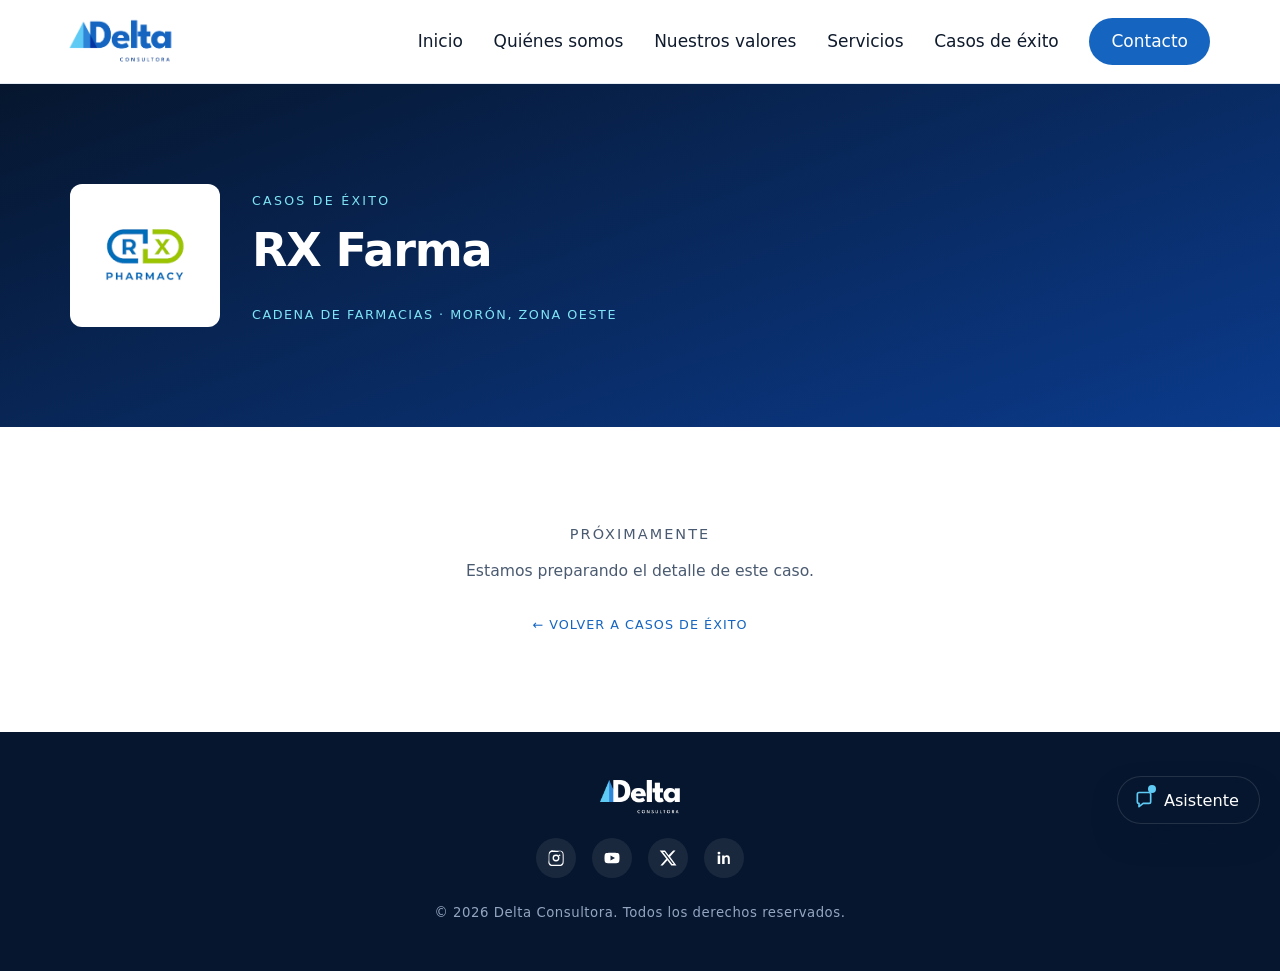
<file: rxfarma.html>
<!DOCTYPE html>
<html lang="es">
<head>
<meta charset="UTF-8">
<meta name="viewport" content="width=device-width, initial-scale=1.0">
<title>RX Farma · Casos de éxito | Delta Consultora</title>
<meta name="description" content="Caso de éxito de Delta Consultora con RX Farma, cadena de farmacias de Morón, zona oeste.">

<link rel="preconnect" href="https://fonts.googleapis.com">
<link rel="preconnect" href="https://fonts.gstatic.com" crossorigin>
<link href="https://fonts.googleapis.com/css2?family=League+Spartan:wght@400;500;600;700&family=IBM+Plex+Mono:wght@500;600&display=swap" rel="stylesheet">

<link rel="stylesheet" href="styles.css">

<link rel="icon" type="image/png" href="delta-simbolo.png">
</head>
<body>

<!-- ============================= -->
<!-- HEADER (igual al de index.html, los enlaces del menú apuntan       -->
<!-- a las secciones de la home ya que viven ahí)                       -->
<!-- ============================= -->
<header class="site-header" id="site-header">
  <div class="site-header__inner">

    <a href="index.html" class="logo" aria-label="Delta Consultora — inicio">
      <img src="delta-logo-consultora.png" alt="Delta Consultora" class="logo__img">
    </a>

    <button class="nav-toggle" id="nav-toggle" aria-expanded="false" aria-controls="primary-nav" aria-label="Abrir menú de navegación">
      <span class="nav-toggle__bar"></span>
      <span class="nav-toggle__bar"></span>
      <span class="nav-toggle__bar"></span>
    </button>

    <nav class="primary-nav" id="primary-nav" aria-label="Navegación principal">
      <ul class="primary-nav__list">
        <li><a href="index.html#inicio" class="primary-nav__link">Inicio</a></li>
        <li><a href="index.html#quienes-somos" class="primary-nav__link">Quiénes somos</a></li>
        <li><a href="index.html#valores" class="primary-nav__link">Nuestros valores</a></li>
        <li><a href="index.html#servicios" class="primary-nav__link">Servicios</a></li>
        <li><a href="index.html#casos-exito" class="primary-nav__link">Casos de éxito</a></li>
        <li><a href="index.html#contacto" class="primary-nav__link primary-nav__link--cta">Contacto</a></li>
      </ul>
    </nav>

  </div>
</header>

<main>

  <!-- ============================= -->
  <!-- BANNER DEL CASO (fondo oscuro) -->
  <!-- ============================= -->
  <section class="case-study reveal">
    <div class="container">
      <div class="case-hero-grid">

        <span class="case-card__logo-chip">
          <img src="rxfarma-logo.png" alt="RX Farma" class="case-card__logo">
        </span>

        <div class="case-hero-grid__text">
          <span class="eyebrow eyebrow--light">Casos de éxito</span>
          <h1 class="section-title section-title--light">RX Farma</h1>
          <p class="case-card__industry">Cadena de farmacias · Morón, zona oeste</p>
        </div>

      </div>
    </div>
  </section>

  <!-- ============================= -->
  <!-- CONTENIDO (fondo claro) -->
  <!-- ============================= -->
  <div class="case-body">
    <div class="container">
      <div class="case-coming-soon">
        <p class="case-coming-soon__title">Próximamente</p>
        <p class="case-coming-soon__note">Estamos preparando el detalle de este caso.</p>
        <a href="/casos-exito" class="case-coming-soon__back">← Volver a Casos de éxito</a>
      </div>
    </div>
  </div>

</main>

<!-- ============================= -->
<!-- FOOTER (igual al de index.html) -->
<!-- ============================= -->
<footer class="site-footer">
  <div class="container site-footer__inner">

    <a href="index.html" class="logo" aria-label="Delta Consultora — inicio">
      <img src="delta-logo-negativo (3).png" alt="Delta Consultora" class="logo__img logo__img--footer">
    </a>

    <!--
      Delta Consultora todavía no tiene cuentas propias creadas en estas
      redes, así que cada ícono apunta por ahora a la home general de la
      red social (no a un perfil específico). Reemplazar cada href por el
      perfil real de Delta Consultora en cuanto se cree la cuenta.
    -->
    <div class="social-links" aria-label="Redes sociales de Delta Consultora">
      <!-- FALTA: reemplazar por el perfil real de Instagram de Delta Consultora -->
      <a href="https://www.instagram.com/" class="social-links__item" aria-label="Instagram" target="_blank" rel="noopener noreferrer">
        <svg viewBox="0 0 24 24"><path d="M12 2.2c3.2 0 3.6 0 4.8.07 1.2.05 2 .24 2.5.4.6.24 1 .53 1.5 1s.76.9 1 1.5c.17.5.36 1.3.4 2.5.06 1.2.07 1.6.07 4.8s0 3.6-.07 4.8c-.05 1.2-.24 2-.4 2.5a4.1 4.1 0 0 1-1 1.5 4.1 4.1 0 0 1-1.5 1c-.5.17-1.3.36-2.5.4-1.2.06-1.6.07-4.8.07s-3.6 0-4.8-.07c-1.2-.05-2-.24-2.5-.4a4.1 4.1 0 0 1-1.5-1 4.1 4.1 0 0 1-1-1.5c-.17-.5-.36-1.3-.4-2.5C2.2 15.6 2.2 15.2 2.2 12s0-3.6.07-4.8c.05-1.2.24-2 .4-2.5.24-.6.53-1 1-1.5s.9-.76 1.5-1c.5-.17 1.3-.36 2.5-.4C8.4 2.2 8.8 2.2 12 2.2Zm0 1.8c-3.15 0-3.52 0-4.76.07-1 .04-1.5.2-1.85.34-.47.18-.8.4-1.15.75-.35.35-.57.68-.75 1.15-.14.35-.3.85-.34 1.85C3.1 8.5 3.1 8.85 3.1 12s0 3.52.07 4.76c.04 1 .2 1.5.34 1.85.18.47.4.8.75 1.15.35.35.68.57 1.15.75.35.14.85.3 1.85.34 1.24.06 1.6.07 4.76.07s3.52 0 4.76-.07c1-.04 1.5-.2 1.85-.34.47-.18.8-.4 1.15-.75.35-.35.57-.68.75-1.15.14-.35.3-.85.34-1.85.06-1.24.07-1.6.07-4.76s0-3.52-.07-4.76c-.04-1-.2-1.5-.34-1.85a3.1 3.1 0 0 0-.75-1.15 3.1 3.1 0 0 0-1.15-.75c-.35-.14-.85-.3-1.85-.34C15.52 4 15.15 4 12 4Zm0 3.4a4.6 4.6 0 1 1 0 9.2 4.6 4.6 0 0 1 0-9.2Zm0 1.8a2.8 2.8 0 1 0 0 5.6 2.8 2.8 0 0 0 0-5.6Zm4.8-2a1.08 1.08 0 1 1 0 2.16 1.08 1.08 0 0 1 0-2.16Z" fill="currentColor"/></svg>
      </a>
      <!-- FALTA: reemplazar por el canal real de YouTube de Delta Consultora -->
      <a href="https://www.youtube.com/" class="social-links__item" aria-label="YouTube" target="_blank" rel="noopener noreferrer">
        <svg viewBox="0 0 24 24"><path d="M22 12s0-3.1-.4-4.6a2.9 2.9 0 0 0-2-2C17.9 5 12 5 12 5s-5.9 0-7.6.4a2.9 2.9 0 0 0-2 2C2 8.9 2 12 2 12s0 3.1.4 4.6a2.9 2.9 0 0 0 2 2C6.1 19 12 19 12 19s5.9 0 7.6-.4a2.9 2.9 0 0 0 2-2C22 15.1 22 12 22 12ZM10 15.4V8.6l6 3.4-6 3.4Z" fill="currentColor"/></svg>
      </a>
      <!-- FALTA: reemplazar por el perfil real de X de Delta Consultora -->
      <a href="https://www.x.com/" class="social-links__item" aria-label="X (Twitter)" target="_blank" rel="noopener noreferrer">
        <svg viewBox="0 0 24 24"><path d="M18.9 2H22l-7.3 8.3L23.3 22h-6.8l-5.3-6.9L5 22H1.9l7.8-8.9L1 2h7l4.8 6.3L18.9 2Zm-1.2 18h1.9L7.4 4H5.3l12.4 16Z" fill="currentColor"/></svg>
      </a>
      <!-- FALTA: reemplazar por el perfil real de LinkedIn de Delta Consultora -->
      <a href="https://www.linkedin.com/" class="social-links__item" aria-label="LinkedIn" target="_blank" rel="noopener noreferrer">
        <svg viewBox="0 0 24 24"><path d="M6.9 8.5H3.6V20h3.3V8.5ZM5.3 3.5a1.9 1.9 0 1 0 0 3.8 1.9 1.9 0 0 0 0-3.8ZM20.4 20h-3.3v-6c0-1.4 0-3.3-2-3.3s-2.3 1.6-2.3 3.2V20H9.5V8.5h3.2v1.6h.05c.44-.83 1.5-1.7 3.1-1.7 3.3 0 3.9 2.2 3.9 5V20Z" fill="currentColor"/></svg>
      </a>
    </div>

    <p class="site-footer__copy">© <span id="current-year"></span> Delta Consultora. Todos los derechos reservados.</p>

  </div>
</footer>

<script src="script.js"></script>
</body>
</html>
</file>
<file: styles.css>
/* =========================================================
   DELTA CONSULTORA — Landing page
   Colores y tipografía según Manual de Marca Delta v1.
   ========================================================= */

:root {
  /* Paleta primaria */
  --azul-delta: #1565C0;     /* Logotipo, títulos, elementos de acción */
  --azul-medio: #2F86D8;     /* Faceta derecha del símbolo, apoyos gráficos */
  --celeste-delta: #5FCBF5;  /* Faceta izquierda del símbolo, destacados */

  /* Paleta secundaria */
  --navy: #0B3B8C;
  --azul-profundo: #06162E;
  --celeste-claro: #7FE3F5;
  --gris-hielo: #EEF4F9;

  --blanco: #FFFFFF;
  --texto-principal: #0F1B2D;
  --texto-secundario: #4A5A70;

  /* Neutros de interfaz (bordes y textos apagados) */
  --borde: #E4EBF3;
  --borde-medio: #D5E1EE;
  --borde-punteado: #B9C9DC;
  --celeste-nota: #E8F4FD;   /* fondo de notas chicas (bloque de documentación) */
  --texto-apagado: #5C7086; /* texto secundario chico sobre fondo claro: 4.6:1 sobre gris hielo (WCAG AA) */

  /* Tipografía */
  /* Una sola familia en todo el sitio (Inter), como la referencia noxcp.com.
     --font-mono se mantiene como nombre para no tocar cada regla, pero ahora
     también es Inter: etiquetas, números y datos usan la misma letra. */
  --font-principal: 'Inter', system-ui, -apple-system, 'Segoe UI', sans-serif;
  --font-mono: 'Inter', system-ui, -apple-system, 'Segoe UI', sans-serif;
  --font-hero: 'Inter', system-ui, -apple-system, 'Segoe UI', sans-serif;

  /* Layout */
  --max-width: 1180px;
  --radius: 14px;
  --header-height: 84px;
}

/* ---------- Reset básico ---------- */
* {
  box-sizing: border-box;
}

html {
  font-size: 106.25%; /* ~17px: aumenta levemente el tamaño de letra base del sitio (legibilidad de párrafos/tarjetas) */
  scroll-behavior: smooth;
  scroll-padding-top: var(--header-height);
}

body {
  margin: 0;
  font-family: var(--font-principal);
  font-weight: 400; /* Regular: bajada y texto de cuerpo */
  color: var(--texto-principal);
  background: var(--blanco);
  line-height: 1.6;
}

img, svg {
  max-width: 100%;
  display: block;
}

h1, h2, h3, h4 {
  font-family: var(--font-principal);
  font-weight: 500; /* Medium: títulos chicos (tarjetas, bloques) */
  margin: 0 0 0.6em;
  line-height: 1.2;
  letter-spacing: -0.01em;
  color: var(--texto-principal);
}

/* Títulos grandes: Inter en negrita, interlineado ajustado y tracking
   levemente negativo */
h1, h2 {
  font-weight: 700;
  letter-spacing: -0.025em;
  line-height: 1.15;
}

p {
  margin: 0 0 1em;
  color: var(--texto-secundario);
}

a {
  color: inherit;
  text-decoration: none;
}

ul {
  list-style: none;
  margin: 0;
  padding: 0;
}

.container {
  max-width: var(--max-width);
  margin: 0 auto;
  padding: 0 20px;
}

/* Oculta visualmente pero mantiene accesible para lectores de pantalla / SEO
   (ej: el <h1> de página cuando el identificador visual principal es un logo). */
.sr-only {
  position: absolute;
  width: 1px;
  height: 1px;
  padding: 0;
  margin: -1px;
  overflow: hidden;
  clip: rect(0, 0, 0, 0);
  white-space: nowrap;
  border: 0;
}

.eyebrow {
  display: inline-block;
  font-family: var(--font-mono);
  font-weight: 500;
  font-size: 0.74rem;
  letter-spacing: 0.18em;
  text-transform: uppercase;
  color: var(--azul-delta);
  margin-bottom: 0.8rem;
}

.eyebrow--light {
  color: var(--celeste-claro);
}

.section-title {
  font-size: clamp(1.9rem, 3.6vw, 2.9rem);
}

.section-title--light {
  color: var(--blanco);
}

.section-lead {
  max-width: 640px;
  font-size: 1.05rem;
  margin-top: -0.4em;
  margin-bottom: 2rem;
}

section {
  padding: 72px 0;
}

/* =========================================================
   ANIMACIONES — fade-in al hacer scroll (Intersection Observer)
   .js-reveal-ready lo agrega script.js en cuanto confirma que puede
   animar (soporta IntersectionObserver). Las animaciones se muestran siempre,
   aunque el sistema tenga activado "reducir movimiento" (pedido de Juli).
   Sin esa clase en <html>, .reveal/.stagger quedan visibles desde el
   inicio: si JS falla o no corre, el contenido nunca se oculta.
   ========================================================= */
.reveal {
  transition: opacity 0.6s ease-out, transform 0.6s ease-out;
}

.js-reveal-ready .reveal {
  opacity: 0;
  transform: translateY(28px);
}

.js-reveal-ready .reveal.is-visible {
  opacity: 1;
  transform: translateY(0);
}

/* Aparición escalonada de tarjetas dentro de un contenedor .stagger
   (Nuestros valores y Nuestros servicios) */
.stagger .card {
  transition: opacity 0.55s ease-out, transform 0.55s ease-out;
}

.js-reveal-ready .stagger .card {
  opacity: 0;
  transform: translateY(24px);
}

.js-reveal-ready .stagger.is-visible .card {
  opacity: 1;
  transform: translateY(0);
}

.stagger .card:nth-child(1) { transition-delay: 0s; }
.stagger .card:nth-child(2) { transition-delay: 0.1s; }
.stagger .card:nth-child(3) { transition-delay: 0.2s; }
.stagger .card:nth-child(4) { transition-delay: 0.3s; }
.stagger .card:nth-child(5) { transition-delay: 0.4s; }
.stagger .card:nth-child(6) { transition-delay: 0.5s; }

/* Columna de texto cuyos hijos (eyebrow, título, párrafo) entran en
   cadena en vez de moverse todos juntos como bloque único (ej. el texto
   de "Quiénes somos"). Usa el mismo observer/gating que .reveal. */
.reveal-stack > * {
  transition: opacity 0.7s cubic-bezier(0.16, 1, 0.3, 1), transform 0.7s cubic-bezier(0.16, 1, 0.3, 1);
}

.js-reveal-ready .reveal-stack > * {
  opacity: 0;
  transform: translateY(22px);
}

.js-reveal-ready .reveal-stack.is-visible > * {
  opacity: 1;
  transform: translateY(0);
}

.reveal-stack > *:nth-child(1) { transition-delay: 0s; }
.reveal-stack > *:nth-child(2) { transition-delay: 0.12s; }
.reveal-stack > *:nth-child(3) { transition-delay: 0.24s; }
.reveal-stack > *:nth-child(4) { transition-delay: 0.36s; }

/* Imagen que se revela con una máscara (barrido de izquierda a derecha
   con clip-path) y un leve asentamiento de escala, en vez de un fade
   plano (ej. la foto de "Quiénes somos" y la de "Casos de éxito"). El
   zoom va en el wrapper (.about__image/.case-study__image), no en la
   <img>, para no pisar la transición de zoom que ya tiene esa imagen
   al pasar el mouse. */
.reveal-mask {
  transition: clip-path 0.9s cubic-bezier(0.16, 1, 0.3, 1), transform 0.9s cubic-bezier(0.16, 1, 0.3, 1);
}

/* La foto arranca agrandada (scale 1.08) y en tablet ocupa todo el ancho:
   sin este recorte se pasaba del borde y aparecía scroll horizontal.
   "clip" recorta sin crear un contenedor de scroll, así el header fijo y
   las tarjetas apiladas siguen igual. */
.about,
.case-study {
  overflow-x: clip;
}

.js-reveal-ready .reveal-mask {
  clip-path: inset(0 0 0 100%);
  transform: scale(1.08);
}

.js-reveal-ready .reveal-mask.is-visible {
  clip-path: inset(0 0 0 0%);
  transform: scale(1);
}

/* Capa intermedia que recibe el parallax de scroll por JS (ver
   initParallax en script.js), separada de la <img> para no pisar la
   transición de zoom del hover de esa imagen. */
.parallax-layer {
  will-change: transform;
}

/* ---------- Botones ---------- */
.btn {
  display: inline-flex;
  align-items: center;
  justify-content: center;
  padding: 0.85em 1.8em;
  border-radius: 999px;
  font-family: var(--font-principal);
  font-weight: 500;
  font-size: 1rem;
  border: 2px solid transparent;
  cursor: pointer;
  transition: transform 0.15s ease, background-color 0.15s ease, color 0.15s ease, box-shadow 0.15s ease;
}

.btn--primary {
  background: var(--azul-delta);
  color: var(--blanco);
  box-shadow: 0 8px 20px -8px rgba(21, 101, 192, 0.6);
}

.btn--primary:hover {
  background: var(--navy);
  transform: translateY(-2px) scale(1.03);
}

.btn--outline {
  background: transparent;
  border-color: var(--celeste-claro);
  color: var(--blanco);
}

.btn--outline:hover {
  background: var(--celeste-claro);
  color: var(--azul-profundo);
  transform: scale(1.03);
}

/* Variante de .btn--outline para usar sobre fondos claros */
.btn--outline-light {
  background: transparent;
  border-color: var(--azul-delta);
  color: var(--azul-delta);
}

.btn--outline-light:hover {
  background: var(--azul-delta);
  color: var(--blanco);
  transform: scale(1.03);
}

/* ---------- Logo (usado en header y footer) ---------- */
/* Archivos de marca reales (delta-logo-consultora.png / delta-logo-negativo
   (3).png). Solo se fija la altura y el ancho queda en auto, por lo que la
   proporción original del archivo nunca se deforma. */
.logo {
  display: inline-flex;
  align-items: center;
  flex-shrink: 0; /* el logo nunca cede espacio frente al menú */
}

.logo__img {
  height: 48px;
  width: auto;
  display: block;
  transition: height 0.3s ease;
}

.logo__img--footer {
  height: 34px;
}

/* =========================================================
   1. HEADER
   ========================================================= */
.site-header {
  position: sticky;
  top: 0;
  z-index: 100;
  height: var(--header-height);
  display: flex;
  align-items: center;
  background: rgba(255, 255, 255, 0.92);
  backdrop-filter: blur(8px);
  border-bottom: 1px solid #E4EBF3;
  box-shadow: 0 4px 20px -8px rgba(11, 59, 140, 0);
  transition: height 0.3s ease, box-shadow 0.3s ease;
}

/* .site-header--scrolled: lo agrega script.js al bajar ~80px de scroll.
   Redefine --header-height solo dentro de .site-header, así que .primary-nav
   (que hereda la variable) y el height de abajo se achican en conjunto sin
   tocar el --header-height global (scroll-padding-top, el alto del hero). */
.site-header--scrolled {
  --header-height: 68px;
  box-shadow: 0 4px 20px -8px rgba(11, 59, 140, 0.18);
}

.site-header--scrolled .logo__img {
  height: 40px;
}

.site-header__inner {
  display: flex;
  align-items: center;
  justify-content: space-between;
  flex-wrap: nowrap;
  gap: 20px;
  width: 100%; /* imprescindible: sin esto, al ser flex-item de .site-header
     el margin auto de abajo encoge el contenedor a su contenido y lo
     centra como grupo, pegando el logo contra el menú */
  max-width: var(--max-width);
  margin: 0 auto;
  /* Padding asimétrico: el logo queda pegado al borde izquierdo del
     contenedor (no centrado) mientras el menú conserva aire a la derecha. */
  padding: 0 20px 0 16px;
}

.nav-toggle {
  display: flex;
  flex-direction: column;
  justify-content: center;
  gap: 5px;
  width: 40px;
  height: 40px;
  background: none;
  border: none;
  cursor: pointer;
  padding: 0;
}

.nav-toggle__bar {
  width: 100%;
  height: 2px;
  background: var(--azul-profundo);
  border-radius: 2px;
  transition: transform 0.25s ease, opacity 0.25s ease;
}

.nav-toggle[aria-expanded="true"] .nav-toggle__bar:nth-child(1) {
  transform: translateY(7px) rotate(45deg);
}

.nav-toggle[aria-expanded="true"] .nav-toggle__bar:nth-child(2) {
  opacity: 0;
}

.nav-toggle[aria-expanded="true"] .nav-toggle__bar:nth-child(3) {
  transform: translateY(-7px) rotate(-45deg);
}

.primary-nav {
  position: fixed;
  top: var(--header-height);
  left: 0;
  right: 0;
  background: var(--blanco);
  border-bottom: 1px solid #E4EBF3;
  max-height: 0;
  overflow: hidden;
  transition: max-height 0.3s ease;
}

.primary-nav.is-open {
  max-height: 420px;
}

.primary-nav__list {
  display: flex;
  flex-direction: column;
  padding: 12px 20px 20px;
}

.primary-nav__link {
  display: block;
  padding: 12px 0;
  font-weight: 500;
  font-size: 1rem;
  color: var(--texto-principal);
  border-bottom: 1px solid #EEF2F7;
}

.primary-nav__link--cta {
  color: var(--azul-delta);
}

/* =========================================================
   2. HERO
   ========================================================= */
.hero {
  position: relative;
  min-height: calc(100vh - var(--header-height));
  display: flex;
  align-items: center;
  overflow: hidden;
  background: var(--azul-profundo);
}

/* Envoltorio del fondo que recibe el parallax de scroll (ver initParallax
   en script.js); separado de .hero__bg para que ese translateY por JS no
   compita con la animación de zoom de carga, que sigue en .hero__bg. */
.hero__bg-parallax {
  position: absolute;
  inset: 0;
  z-index: 0;
  will-change: transform;
}

.hero__bg {
  position: absolute;
  inset: 0;
}

/* Foto de fondo del hero + velo azul de marca para que el texto se lea */
.hero__photo {
  position: absolute;
  inset: 0;
  width: 100%;
  height: 100%;
  object-fit: cover;
  object-position: center 40%;
}

.hero__overlay {
  position: absolute;
  inset: 0;
  background:
    linear-gradient(90deg, rgba(6, 22, 46, 0.92) 0%, rgba(6, 22, 46, 0.78) 45%, rgba(11, 59, 140, 0.35) 100%),
    linear-gradient(0deg, rgba(6, 22, 46, 0.55), rgba(6, 22, 46, 0) 40%);
}

.hero__bg svg {
  width: 100%;
  height: 100%;
}

/* Triángulos de marca sobre la foto: un poco translúcidos para que la
   foto se siga viendo a través */
.hero__triangles {
  opacity: 0.85;
  mix-blend-mode: normal;
}

.hero__bg svg,
.hero__lines {
  position: absolute;
  inset: 0;
}

/* Alineado a la izquierda dentro del ancho máximo del sitio (no centrado
   en el medio de la pantalla, pero tampoco pegado al borde): en pantallas
   angostas el margen izquierdo cae a 0 y queda el padding de .container;
   en pantallas anchas, coincide con el mismo margen izquierdo que usa el
   resto de las secciones (.container con max-width + margin:auto). */
.hero__content {
  position: relative;
  z-index: 1;
  max-width: 780px; /* el título en negrita ocupa más: así entra en 2 líneas */
  padding-top: 90px;
  padding-bottom: 90px;
  margin-left: max(0px, calc((100% - var(--max-width)) / 2));
  margin-right: auto;
}

.hero__title {
  font-family: var(--font-hero);
  font-weight: 700;
  color: var(--blanco);
  font-size: clamp(2.4rem, 5.6vw, 3.8rem);
  letter-spacing: -0.03em;
  line-height: 1.08;
}

.hero__subtitle {
  max-width: 600px;
  color: var(--gris-hielo);
  font-size: 1.1rem;
  margin-bottom: 2rem;
}

/* Líneas decorativas finas de fondo, sutiles, detrás del texto */
.hero__lines {
  width: 100%;
  height: 100%;
  opacity: 0.7;
}

/* Animación de entrada del Hero, solo en la carga inicial de la página
   (son @keyframes normales: corren una vez al pintarse el elemento y no
   se re-disparan al volver a scrollear hasta el Hero, a diferencia del
   sistema de scroll-reveal por IntersectionObserver que usan las demás
   secciones). El fondo arranca con zoom sutil y se asienta; el título,
   la bajada y el botón aparecen en cadena (fade + subida), cada uno un
   poco después del anterior, con un easing "expo-out" más elegante que
   un ease-out común. */
.hero__bg {
  animation: hero-bg-zoom-out 1.3s cubic-bezier(0.16, 1, 0.3, 1) both;
}

.hero__title,
.hero__subtitle,
.hero__content .btn {
  animation: hero-fade-up 0.9s cubic-bezier(0.16, 1, 0.3, 1) both;
}

.hero__title { animation-delay: 0.5s; }
.hero__subtitle { animation-delay: 0.68s; }
.hero__content .btn { animation-delay: 0.86s; }

@keyframes hero-bg-zoom-out {
  from { transform: scale(1.1); }
  to { transform: scale(1); }
}

@keyframes hero-fade-up {
  from { opacity: 0; transform: translateY(22px); }
  to { opacity: 1; transform: translateY(0); }
}

/* =========================================================
   3. QUIÉNES SOMOS
   ========================================================= */
.about__grid {
  display: grid;
  gap: 40px;
}

/* Foto institucional: se recorta de forma responsive (object-fit: cover)
   pero nunca se deforma/estira, ya que mantiene siempre su relación de
   aspecto original dentro del contenedor. overflow:hidden en el wrapper
   contiene el zoom sutil del hover sin romper el borde redondeado. */
.about__image {
  overflow: hidden;
  border-radius: var(--radius);
}

.about__photo {
  width: 100%;
  aspect-ratio: 3 / 2;
  object-fit: cover;
  object-position: center;
  border-radius: var(--radius);
  transition: transform 0.4s ease;
}

.about__image:hover .about__photo {
  transform: scale(1.05);
}

/* =========================================================
   4 & 5. TARJETAS (valores / servicios)
   ========================================================= */
.values {
  background: var(--gris-hielo);
}

.values__mission-vision {
  display: grid;
  gap: 24px;
  margin: 28px 0 48px;
}

.values .section-title {
  margin-bottom: 24px;
}

.mv-block {
  background: var(--blanco);
  border-radius: var(--radius);
  padding: 28px;
  border-left: 4px solid var(--azul-delta);
}

.mv-block h3 {
  color: var(--azul-delta);
  font-size: 1.1rem;
}

.cards-grid {
  display: grid;
  gap: 24px;
  grid-template-columns: 1fr;
}

.card {
  background: var(--blanco);
  border-radius: var(--radius);
  padding: 28px;
  border: 1px solid #E4EBF3;
  transition: transform 0.2s ease, box-shadow 0.2s ease;
}

.card:hover {
  transform: translateY(-4px);
  box-shadow: 0 16px 32px -18px rgba(11, 59, 140, 0.35);
}

.card__icon {
  width: 48px;
  height: 48px;
  display: flex;
  align-items: center;
  justify-content: center;
  border-radius: 12px;
  background: var(--gris-hielo);
  color: var(--azul-delta);
  margin-bottom: 16px;
}

/* Tarjetas de Servicios con fondo celeste sutil (más claro que el celeste
   de marca puro) para que tengan más impacto visual; los íconos quedan
   con el mismo estilo que el resto de las tarjetas. */
.services .card {
  background: rgba(95, 203, 245, 0.12);
  border-color: rgba(95, 203, 245, 0.35);
}

.card__icon svg {
  width: 24px;
  height: 24px;
}

.card__title {
  font-size: 1.05rem;
  margin-bottom: 0.5em;
}

.card__desc {
  font-size: 0.92rem;
  margin: 0;
}

/* =========================================================
   6. CASOS DE ÉXITO
   (usado tanto por el teaser corto en index.html como por la página
   dedicada farriplast.html, que comparte este mismo fondo degradado)
   ========================================================= */
.case-study {
  background: linear-gradient(160deg, var(--azul-profundo), var(--navy));
}

.case-study__grid {
  display: grid;
  gap: 40px;
  align-items: center;
}

.case-study__lead {
  color: #C9D6E8;
  font-size: 1.05rem;
  margin-bottom: 2rem;
}

/* Foto del caso de éxito: mismo tratamiento que la foto de "Quiénes somos"
   (se recorta de forma responsive con object-fit: cover, pero nunca se
   deforma/estira ya que conserva su relación de aspecto original), con el
   mismo hover de zoom sutil contenido por overflow:hidden en el wrapper. */
.case-study__image {
  overflow: hidden;
  border-radius: var(--radius);
}

.case-study__photo {
  width: 100%;
  aspect-ratio: 3 / 2;
  object-fit: cover;
  object-position: center;
  border-radius: var(--radius);
  transition: transform 0.4s ease;
}

.case-study__image:hover .case-study__photo {
  transform: scale(1.05);
}

/* Breadcrumb de vuelta, usado en el banner de farriplast.html */
.case-hero__back {
  display: flex;
  width: fit-content;
  align-items: center;
  gap: 6px;
  font-family: var(--font-mono);
  font-size: 0.75rem;
  letter-spacing: 0.08em;
  text-transform: uppercase;
  color: var(--celeste-claro);
  margin-bottom: 28px;
}

.case-hero__back:hover {
  color: var(--blanco);
}

/* Logo del cliente dentro del caso de éxito: nunca se deforma
   (se limita el ancho máximo y la altura queda automática). */
.case-card__logo {
  max-width: 180px;
  max-height: 64px;
  width: auto;
  height: auto;
  object-fit: contain;
  margin-bottom: 20px;
}

.case-card__industry {
  font-family: var(--font-mono);
  font-size: 0.75rem;
  letter-spacing: 0.12em;
  text-transform: uppercase;
  color: var(--celeste-claro);
  margin-bottom: 1.2em;
}

.tab-panel p {
  color: #C9D6E8;
}

.tab-panel__empty {
  padding: 48px 0;
  text-align: center;
  color: #A9BBD4;
  font-family: var(--font-mono);
  font-size: 0.85rem;
  letter-spacing: 0.1em;
  text-transform: uppercase;
}

.case-card__stats {
  display: grid;
  grid-template-columns: repeat(2, 1fr);
  gap: 20px;
  margin: 28px 0;
}

.stat {
  display: flex;
  flex-direction: column;
  gap: 6px;
}

.stat__value {
  font-family: var(--font-mono);
  font-weight: 500;
  font-size: 1.8rem;
  color: var(--celeste-delta);
}

.stat__label {
  font-size: 0.82rem;
  color: #A9BBD4;
}

.case-card__details {
  border-top: 1px solid rgba(255, 255, 255, 0.15);
  padding-top: 20px;
  margin-bottom: 20px;
}

.case-card__details h2 {
  color: var(--blanco);
  font-size: 1rem;
  margin-bottom: 0.8em;
}

.case-card__details ul {
  display: flex;
  flex-direction: column;
  gap: 12px;
}

.case-card__details li {
  color: #C9D6E8;
  font-size: 0.92rem;
}

.case-card__details strong {
  color: var(--blanco);
}

/* =========================================================
   7. CONTACTO
   ========================================================= */
.contact__grid {
  display: grid;
  gap: 48px;
}

.contact-form {
  display: grid;
  grid-template-columns: 1fr;
  gap: 20px;
}

/* .contact-form y .contact-form__success fijan su propio "display", que
   por especificidad le gana al display:none que el navegador aplica por
   el atributo [hidden]; esta regla se lo devuelve. */
.contact-form-panel [hidden] {
  display: none;
}

.form-field {
  display: flex;
  flex-direction: column;
  gap: 6px;
}

.form-field--full {
  grid-column: 1 / -1;
}

.form-field label {
  font-weight: 500;
  font-size: 0.9rem;
}

.form-field input,
.form-field textarea {
  font-family: var(--font-principal);
  font-size: 1rem;
  padding: 12px 14px;
  border: 1px solid #D4DFEC;
  border-radius: 10px;
  background: var(--gris-hielo);
  color: var(--texto-principal);
  resize: vertical;
}

.form-field input:focus,
.form-field textarea:focus {
  outline: 2px solid var(--azul-delta);
  outline-offset: 1px;
  background: var(--blanco);
}

/* Dropdown de "Sector de interés": fondo blanco y borde propio (distinto
   de los inputs de texto) para que se lea como un selector estándar. */
.form-field select {
  font-family: var(--font-principal);
  font-size: 1rem;
  padding: 12px 14px;
  border: 1.5px solid var(--azul-delta);
  border-radius: 10px;
  background: var(--blanco);
  color: var(--texto-principal);
  cursor: pointer;
}

.form-field select:focus {
  outline: 2px solid var(--azul-delta);
  outline-offset: 1px;
  border-color: var(--navy);
}

.contact-form__honeypot {
  position: absolute;
  left: -9999px;
}

/* Cartel de éxito que reemplaza al formulario tras un envío válido */
.contact-form__success {
  display: flex;
  flex-direction: column;
  align-items: flex-start;
  gap: 10px;
  padding: 40px;
  border-radius: var(--radius);
  background: var(--gris-hielo);
  border: 1px solid #D4DFEC;
}

.contact-form__success svg {
  color: #1E8E3E;
}

.contact-form__success h3 {
  margin: 0;
}

.contact-form__success p {
  margin: 0 0 0.6em;
}

/* =========================================================
   8. FOOTER
   ========================================================= */
.site-footer {
  background: var(--azul-profundo);
  padding: 48px 0;
}

.site-footer__inner {
  display: flex;
  flex-direction: column;
  align-items: center;
  gap: 24px;
  text-align: center;
}

.social-links {
  display: flex;
  gap: 16px;
}

.social-links__item {
  display: flex;
  align-items: center;
  justify-content: center;
  width: 40px;
  height: 40px;
  border-radius: 50%;
  background: rgba(255, 255, 255, 0.08);
  color: var(--blanco);
  transition: background-color 0.15s ease, transform 0.15s ease;
}

.social-links__item:hover {
  background: var(--azul-medio);
  transform: translateY(-2px);
}

.social-links__item svg {
  width: 18px;
  height: 18px;
}

.site-footer__copy {
  font-family: var(--font-mono);
  font-size: 0.78rem;
  letter-spacing: 0.04em;
  color: #93A6C2;
  margin: 0;
}

/* =========================================================
   RESPONSIVE — Tablet (≥ 640px)
   ========================================================= */
@media (min-width: 640px) {
  .cards-grid {
    grid-template-columns: repeat(2, 1fr);
  }

  .values__mission-vision {
    grid-template-columns: repeat(2, 1fr);
  }

  .case-card__stats {
    grid-template-columns: repeat(4, 1fr);
  }
}

/* =========================================================
   RESPONSIVE — Desktop (≥ 1040px): nav horizontal
   (breakpoint más alto para que el logo agrandado y las 6 opciones de
   menú + botón de contacto nunca queden ajustados/superpuestos)
   ========================================================= */
@media (min-width: 1040px) {
  .nav-toggle {
    display: none;
  }

  .primary-nav {
    position: static;
    max-height: none;
    overflow: visible;
    background: none;
    border-bottom: none;
    min-width: 0; /* permite que el nav ceda espacio antes de invadir el logo */
  }

  .primary-nav__list {
    flex-direction: row;
    flex-wrap: wrap;
    align-items: center;
    justify-content: flex-end;
    gap: clamp(16px, 2.4vw, 32px);
    row-gap: 10px;
    padding: 0;
  }

  .primary-nav__link {
    padding: 0;
    border-bottom: none;
  }

  /* Subrayado suave al pasar el mouse (excluye el botón de Contacto) */
  .primary-nav__link:not(.primary-nav__link--cta) {
    position: relative;
  }

  .primary-nav__link:not(.primary-nav__link--cta)::after {
    content: '';
    position: absolute;
    left: 0;
    right: 0;
    bottom: -6px;
    height: 2px;
    background: var(--azul-delta);
    transform: scaleX(0);
    transform-origin: left;
    transition: transform 0.25s ease-out;
  }

  .primary-nav__link:not(.primary-nav__link--cta):hover::after,
  .primary-nav__link:not(.primary-nav__link--cta):focus-visible::after {
    transform: scaleX(1);
  }

  .primary-nav__link--cta {
    background: var(--azul-delta);
    color: var(--blanco);
    padding: 10px 22px;
    border-radius: 999px;
  }

  .primary-nav__link--cta:hover {
    background: var(--navy);
  }

  .about__grid,
  .case-study__grid {
    grid-template-columns: 1fr 1fr;
    align-items: center;
  }

  .cards-grid {
    grid-template-columns: repeat(4, 1fr);
  }

  /* Servicios: 6 tarjetas en 3 columnas x 2 filas, sin huecos */
  .cards-grid--services,
  .cards-grid--casos {
    grid-template-columns: repeat(3, 1fr);
  }

  .contact__grid {
    grid-template-columns: 0.8fr 1.2fr;
  }
}

/* =========================================================
   RESPONSIVE — Desktop grande (≥ 1200px)
   ========================================================= */
@media (min-width: 1200px) {
  section {
    padding: 100px 0;
  }
}

/* =========================================================
   EQUIPO (farriplast.html, bloque 06 de la solapa 01)
   ========================================================= */
.team-grid {
  display: grid;
  gap: 16px;
  grid-template-columns: 1fr;
}

.team-card {
  display: flex;
  align-items: center;
  gap: 16px;
  padding: 18px 20px;
  border-radius: var(--radius);
  background: var(--blanco);
  border: 1px solid var(--borde);
  transition: transform 0.2s ease, box-shadow 0.2s ease;
}

.team-card__avatar {
  position: relative;
  overflow: hidden;
  flex: 0 0 76px; /* más grande para que se reconozca la cara */
  height: 76px;
  display: flex;
  align-items: center;
  justify-content: center;
  border-radius: 50%;
  background: linear-gradient(135deg, var(--celeste-delta), var(--azul-delta));
  color: var(--blanco);
  font-weight: 500;
  font-size: 1.05rem;
}

/* Foto real del integrante, superpuesta sobre las iniciales: si la imagen
   no carga, su propio onerror la saca del DOM y quedan las iniciales de
   respaldo (ya presentes como texto del .team-card__avatar). */
.team-card__avatar-img {
  position: absolute;
  inset: 0;
  width: 100%;
  height: 100%;
  object-fit: cover;
  object-position: center; /* las fotos ya vienen recortadas centradas en la cara */
}

.team-card__name {
  margin: 0;
  font-weight: 500;
  color: var(--texto-principal);
  line-height: 1.3;
}

.team-card__role {
  margin: 2px 0 0;
  font-family: var(--font-mono);
  font-weight: 500;
  font-size: 0.72rem;
  letter-spacing: 0.14em;
  text-transform: uppercase;
  color: var(--azul-delta);
}

/* Dentro del caso, la regla general .case-body .tab-panel p pisaría estos colores */
.case-body .tab-panel .team-card__name {
  color: var(--texto-principal);
}

.case-body .tab-panel .team-card__role {
  color: var(--azul-delta);
}

@media (min-width: 640px) {
  .team-grid {
    grid-template-columns: repeat(2, minmax(0, 1fr));
  }
}

@media (min-width: 1040px) {
  .team-grid {
    grid-template-columns: repeat(3, minmax(0, 1fr));
  }
}

/* =========================================================
   CASO FARRIPLAST (farriplast.html)
   Banner oscuro con la navegación del caso y contenido en fondo claro,
   alternando blanco y gris hielo como pide el Manual de Marca Delta v1.
   ========================================================= */
.case-banner {
  padding-bottom: 36px;
}

/* ---------- Navegación del caso ---------- */
.case-nav {
  position: relative;
  margin-top: 8px;
  scroll-margin-top: calc(var(--header-height) + 12px);
}

.case-nav__bar {
  display: flex;
  align-items: center;
  gap: 14px;
  padding: 10px 12px;
  border-radius: 16px;
  background: rgba(255, 255, 255, 0.08);
  border: 1px solid rgba(255, 255, 255, 0.2);
}

.case-nav__menu-btn {
  flex: 0 0 auto;
  display: inline-flex;
  align-items: center;
  gap: 10px;
  min-height: 44px;
  padding: 0 18px 0 16px;
  border: none;
  border-radius: 999px;
  background: var(--blanco);
  color: var(--azul-profundo);
  font-family: var(--font-principal);
  font-weight: 500;
  font-size: 0.95rem;
  cursor: pointer;
  transition: background-color 0.15s ease;
}

.case-nav__menu-btn:hover {
  background: var(--celeste-claro);
}

.case-nav__burger {
  display: inline-flex;
  flex-direction: column;
  gap: 4px;
  width: 20px;
}

.case-nav__burger span {
  display: block;
  width: 20px;
  height: 2.5px;
  border-radius: 2px;
  background: currentColor;
  transition: transform 0.2s ease, opacity 0.2s ease;
}

/* Tres rayitas que se transforman en X (desplazamiento = alto + gap) */
.case-nav.is-open .case-nav__burger span:nth-child(1) {
  transform: translateY(6.5px) rotate(45deg);
}

.case-nav.is-open .case-nav__burger span:nth-child(2) {
  opacity: 0;
}

.case-nav.is-open .case-nav__burger span:nth-child(3) {
  transform: translateY(-6.5px) rotate(-45deg);
}

.case-nav__current {
  flex: 1 1 auto;
  min-width: 0;
  display: flex;
  flex-direction: column;
  gap: 2px;
}

.case-nav__step {
  font-family: var(--font-mono);
  font-weight: 500;
  font-size: 0.72rem;
  letter-spacing: 0.2em;
  text-transform: uppercase;
  color: var(--celeste-claro);
}

.case-nav__title {
  font-weight: 500;
  font-size: 1.1rem;
  line-height: 1.25;
  color: var(--blanco);
}

.case-nav__arrows {
  flex: 0 0 auto;
  display: flex;
  gap: 8px;
}

.case-nav__arrow {
  display: flex;
  align-items: center;
  justify-content: center;
  width: 44px;
  height: 44px;
  padding: 0;
  border-radius: 50%;
  border: 1.5px solid rgba(255, 255, 255, 0.45);
  background: transparent;
  color: var(--blanco);
  cursor: pointer;
  transition: background-color 0.15s ease, color 0.15s ease, border-color 0.15s ease, opacity 0.15s ease;
}

.case-nav__arrow svg {
  width: 20px;
  height: 20px;
}

.case-nav__arrow:hover:not(:disabled) {
  background: var(--celeste-delta);
  border-color: var(--celeste-delta);
  color: var(--azul-profundo);
}

.case-nav__arrow:disabled {
  opacity: 0.3;
  cursor: default;
}

/* Barra de progreso: un tramo por sección (lo arma script.js) */
.case-nav__progress {
  display: flex;
  gap: 6px;
  margin-top: 12px;
}

.case-nav__seg {
  position: relative;
  flex: 1 1 0;
  min-width: 0;
  height: 18px;
  padding: 0;
  border: none;
  background: none;
  cursor: pointer;
}

.case-nav__seg::before {
  content: '';
  position: absolute;
  left: 0;
  right: 0;
  top: 50%;
  height: 5px;
  margin-top: -2.5px;
  border-radius: 3px;
  background: rgba(255, 255, 255, 0.22);
  transition: background-color 0.2s ease, transform 0.2s ease;
}

.case-nav__seg:hover::before {
  background: rgba(255, 255, 255, 0.45);
}

.case-nav__seg.is-done::before {
  background: var(--azul-medio);
}

.case-nav__seg.is-active::before {
  background: var(--celeste-delta);
  transform: scaleY(1.5);
}

/* Foco visible en los controles del banner */
.case-nav__menu-btn:focus-visible,
.case-nav__arrow:focus-visible,
.case-nav__seg:focus-visible,
.tabs__item:focus-visible {
  outline: 3px solid var(--celeste-delta);
  outline-offset: 2px;
}

/* ---------- Listado desplegable de secciones ---------- */
.case-menu {
  position: absolute;
  top: calc(100% + 10px);
  left: 0;
  right: 0;
  z-index: 70; /* por encima de la subnavegación interna (50) */
  padding: 12px;
  border-radius: 18px;
  background: var(--blanco);
  box-shadow: 0 28px 60px -20px rgba(6, 22, 46, 0.55);
  animation: case-menu-in 0.18s ease-out;
}

/* .case-menu fija su propio display (vía la animación y el bloque),
   así que [hidden] necesita esta regla para ocultarlo */
.case-menu[hidden] {
  display: none;
}

@keyframes case-menu-in {
  from { opacity: 0; transform: translateY(-8px); }
  to { opacity: 1; transform: translateY(0); }
}

.tabs {
  display: grid;
  grid-template-columns: minmax(0, 1fr);
  gap: 6px;
}

.tabs__item {
  display: grid;
  grid-template-columns: 34px minmax(0, 1fr) auto;
  align-items: center;
  column-gap: 12px;
  width: 100%;
  min-width: 0;
  padding: 10px 12px;
  border: none;
  border-left: 4px solid transparent;
  border-radius: 12px;
  background: transparent;
  font-family: var(--font-principal);
  font-weight: 500;
  font-size: 0.95rem;
  line-height: 1.3;
  text-align: left;
  color: var(--texto-principal);
  cursor: pointer;
  transition: background-color 0.15s ease, color 0.15s ease;
}

.tabs__item:hover {
  background: var(--gris-hielo);
}

.tabs__num {
  display: flex;
  align-items: center;
  justify-content: center;
  width: 34px;
  height: 34px;
  border-radius: 50%;
  background: var(--gris-hielo);
  color: var(--azul-delta);
  font-family: var(--font-mono);
  font-weight: 500;
  font-size: 0.8rem;
}

.tabs__name {
  min-width: 0;
  overflow-wrap: anywhere;
}

.tabs__soon {
  display: none;
  justify-self: start;
  padding: 3px 8px;
  border-radius: 999px;
  background: var(--gris-hielo);
  color: var(--texto-secundario);
  font-family: var(--font-mono);
  font-weight: 500;
  font-size: 0.62rem;
  letter-spacing: 0.12em;
  text-transform: uppercase;
  white-space: nowrap;
}

.tabs__item.is-soon .tabs__soon {
  display: inline-block;
}

.tabs__item.is-active {
  background: var(--gris-hielo);
  border-left-color: var(--azul-delta);
  color: var(--azul-delta);
}

.tabs__item.is-active .tabs__num {
  background: var(--azul-delta);
  color: var(--blanco);
}

.tabs__item.is-active .tabs__soon {
  background: var(--blanco);
}

@media (min-width: 760px) {
  .tabs {
    grid-template-columns: repeat(2, minmax(0, 1fr));
  }
}

/* Celular: la barra en dos filas y "Próximamente" debajo del nombre */
@media (max-width: 559px) {
  .case-nav__bar {
    flex-wrap: wrap;
    row-gap: 12px;
  }

  .case-nav__arrows {
    margin-left: auto;
  }

  .case-nav__current {
    order: 3;
    flex-basis: 100%;
    padding: 0 4px 2px;
  }

  .tabs__item {
    grid-template-columns: 34px minmax(0, 1fr);
    row-gap: 4px;
  }

  .tabs__num {
    grid-row: span 2;
  }

  .tabs__item:not(.is-soon) .tabs__num {
    grid-row: auto;
  }
}

/* ---------- Paneles ---------- */
/* La regla general .tab-panel p está pensada para fondo oscuro */
.case-body .tab-panel p {
  color: var(--texto-secundario);
}

.case-body .tab-panel__empty {
  margin: 0;
  padding: 96px 0;
  text-align: center;
  font-family: var(--font-mono);
  font-size: 0.85rem;
  letter-spacing: 0.14em;
  text-transform: uppercase;
  color: var(--texto-secundario);
}

/* Documentación al pie de cada sección: nota chica y discreta.
   Clase propia a propósito: .tab-panel__empty marcaría la sección
   entera como "Próximamente" en el menú. */
.case-docs {
  display: flex;
  flex-wrap: wrap;
  align-items: baseline;
  gap: 6px 14px;
  margin: 32px 0;
  padding: 14px 18px;
  border-radius: 12px;
  background: var(--celeste-nota);
}

.case-docs__label {
  font-family: var(--font-mono);
  font-weight: 500;
  font-size: 0.7rem;
  letter-spacing: 0.16em;
  text-transform: uppercase;
  color: var(--azul-delta);
}

.case-docs__text {
  font-size: 0.8rem;
  color: var(--texto-secundario);
  margin-left: auto;
}

.case-docs { align-items: center; }

.case-docs__link {
  position: relative;
  display: inline-flex;
  align-items: center;
  gap: 8px;
  padding: 8px 14px 8px 10px;
  border-radius: 999px;
  border: 1.5px solid var(--azul-delta);
  background: #fff;
  color: var(--azul-delta);
  font-weight: 600;
  font-size: 0.88rem;
  text-decoration: none;
  overflow: hidden;
  transition: transform .2s ease, box-shadow .2s ease, background .2s ease, color .2s ease;
}
.case-docs__link small {
  font-family: var(--font-mono);
  font-size: 0.62rem;
  letter-spacing: 0.12em;
  padding: 2px 6px;
  border-radius: 6px;
  background: var(--celeste-nota);
}
.case-docs__link--main {
  background: var(--azul-delta);
  color: #fff;
}
.case-docs__link--main small { background: rgba(255,255,255,.2); }
.case-docs__link::after {
  content: "";
  position: absolute;
  inset: 0;
  background: linear-gradient(110deg, transparent 35%, rgba(255,255,255,.45) 50%, transparent 65%);
  transform: translateX(-120%);
  animation: docsShine 3.6s ease-in-out infinite;
  pointer-events: none;
}
.case-docs__link + .case-docs__link::after { animation-delay: .5s; }
.case-docs__link:hover,
.case-docs__link:focus-visible {
  transform: translateY(-2px);
  box-shadow: 0 8px 18px rgba(20, 70, 160, .22);
}
.case-docs__link:not(.case-docs__link--main):hover { background: var(--celeste-nota); }
.case-docs__ico {
  width: 18px;
  height: 18px;
  fill: none;
  stroke: currentColor;
  stroke-width: 1.8;
  stroke-linejoin: round;
  stroke-linecap: round;
  animation: docsBob 2.4s ease-in-out infinite;
}
@keyframes docsShine { 0%, 55% { transform: translateX(-120%); } 100% { transform: translateX(120%); } }
@keyframes docsBob { 0%, 100% { transform: translateY(0); } 50% { transform: translateY(-2px); } }
@media (max-width: 600px) {
  .case-docs__text { margin-left: 0; flex-basis: 100%; }
}

/* Pie de cada sección: anterior / siguiente (lo arma script.js) */
.case-pager {
  display: grid;
  grid-template-columns: repeat(2, minmax(0, 1fr));
  gap: 16px;
  padding: 40px 0 72px;
  border-top: 1px solid var(--borde);
}

.case-pager__btn {
  display: flex;
  flex-direction: column;
  gap: 4px;
  min-width: 0;
  padding: 18px 22px;
  border-radius: var(--radius);
  font-family: var(--font-principal);
  text-align: left;
  cursor: pointer;
  transition: transform 0.15s ease, box-shadow 0.15s ease, background-color 0.15s ease, border-color 0.15s ease;
}

.case-pager__btn--prev {
  grid-column: 1;
  background: var(--blanco);
  border: 1px solid var(--borde-medio);
  color: var(--texto-principal);
}

.case-pager__btn--prev:hover {
  border-color: var(--azul-delta);
  transform: translateY(-2px);
}

.case-pager__btn--next {
  grid-column: 2;
  align-items: flex-end;
  text-align: right;
  background: var(--azul-delta);
  border: 1px solid var(--azul-delta);
  color: var(--blanco);
}

.case-pager__btn--next:hover {
  background: var(--navy);
  border-color: var(--navy);
  transform: translateY(-2px);
  box-shadow: 0 14px 28px -16px rgba(21, 101, 192, 0.7);
}

.case-pager__dir {
  font-family: var(--font-mono);
  font-weight: 500;
  font-size: 0.72rem;
  letter-spacing: 0.16em;
  text-transform: uppercase;
}

.case-pager__btn--prev .case-pager__dir {
  color: var(--azul-delta);
}

.case-pager__name {
  font-weight: 500;
  font-size: 1.05rem;
  line-height: 1.3;
}

.case-pager__btn:focus-visible {
  outline: 3px solid var(--azul-delta);
  outline-offset: 2px;
}

@media (max-width: 639px) {
  .case-pager {
    display: flex;
    flex-direction: column-reverse;
    gap: 12px;
  }
}

/* ---------- Bloques de contenido ---------- */
.case-block {
  padding: 72px 0;
  background: var(--blanco);
  scroll-margin-top: calc(var(--header-height) + 16px);
}

.case-block--alt {
  background: var(--gris-hielo);
}

.case-block__lead {
  max-width: 720px;
  font-size: 1.08rem;
  margin-bottom: 36px;
}

.case-block__subtitle {
  font-weight: 500;
  font-size: 1.15rem;
  margin: 48px 0 20px;
}

.case-block__note {
  max-width: 720px;
  margin: 24px 0 0;
  font-size: 0.9rem;
}

/* ---------- Grillas ---------- */
.case-grid {
  display: grid;
  gap: 16px;
  grid-template-columns: minmax(0, 1fr);
}

/* ---------- Datos destacados ---------- */
.case-stats {
  display: grid;
  gap: 16px;
  grid-template-columns: repeat(2, minmax(0, 1fr));
}

.case-stat {
  display: flex;
  flex-direction: column;
  gap: 6px;
  padding: 22px;
  border-radius: var(--radius);
  background: var(--gris-hielo);
  border-top: 4px solid var(--celeste-delta);
}

.case-stat__value {
  font-family: var(--font-mono);
  font-weight: 500;
  font-size: 1.9rem;
  line-height: 1.1;
  color: var(--azul-delta);
}

.case-stat__label {
  font-size: 0.85rem;
  color: var(--texto-secundario);
}

/* ---------- Tarjeta ---------- */
.case-card {
  display: flex;
  flex-direction: column;
  background: var(--blanco);
  border: 1px solid var(--borde);
  border-radius: var(--radius);
  padding: 24px;
  transition: transform 0.2s ease, box-shadow 0.2s ease;
}

.case-card:hover {
  transform: translateY(-4px);
  box-shadow: 0 16px 32px -18px rgba(21, 101, 192, 0.45);
}

.case-body .case-card p {
  margin: 0;
}

.case-card__head {
  display: flex;
  align-items: center;
  justify-content: space-between;
  gap: 12px;
  margin-bottom: 16px;
}

.case-card__title {
  font-size: 1.1rem;
  margin: 0 0 0.5em;
}

.case-card__tag {
  display: inline-block;
  font-family: var(--font-mono);
  font-weight: 500;
  font-size: 0.7rem;
  letter-spacing: 0.16em;
  text-transform: uppercase;
  color: var(--azul-delta);
}

.case-card__num {
  font-family: var(--font-mono);
  font-weight: 500;
  font-size: 1.5rem;
  line-height: 1;
  color: var(--azul-delta);
  margin-bottom: 14px;
}

/* ---------- Ícono ---------- */
.case-icon {
  display: inline-flex;
  align-items: center;
  justify-content: center;
  width: 46px;
  height: 46px;
  flex: 0 0 auto;
  border-radius: 12px;
  background: var(--gris-hielo);
  color: var(--azul-delta);
  transition: background-color 0.2s ease, color 0.2s ease;
}

.case-icon svg,
.compare__arrow svg {
  width: 22px;
  height: 22px;
  fill: none;
  stroke: currentColor;
  stroke-width: 2;
  stroke-linecap: round;
  stroke-linejoin: round;
}

.case-card:hover .case-icon {
  background: var(--azul-delta);
  color: var(--blanco);
}

/* ---------- Lista con tilde ---------- */
.case-checks {
  display: flex;
  flex-direction: column;
  gap: 10px;
  margin-top: 4px;
}

.case-checks li {
  position: relative;
  padding-left: 30px;
  font-size: 0.92rem;
  line-height: 1.45;
  color: var(--texto-secundario);
}

.case-checks li::before {
  content: '';
  position: absolute;
  left: 0;
  top: 0;
  width: 20px;
  height: 20px;
  border-radius: 50%;
  background: var(--gris-hielo) url("data:image/svg+xml,%3Csvg xmlns='http://www.w3.org/2000/svg' viewBox='0 0 24 24' fill='none' stroke='%231565C0' stroke-width='3' stroke-linecap='round' stroke-linejoin='round'%3E%3Cpolyline points='20 6 9 17 4 12'/%3E%3C/svg%3E") center / 12px 12px no-repeat;
}

/* ---------- Chips "Apoya:" ---------- */
.case-chips {
  display: flex;
  flex-wrap: wrap;
  align-items: center;
  gap: 8px;
  margin-top: auto;
  padding-top: 18px;
}

.case-chips__label {
  font-family: var(--font-mono);
  font-weight: 500;
  font-size: 0.66rem;
  letter-spacing: 0.16em;
  text-transform: uppercase;
  color: var(--texto-secundario);
}

.case-chip {
  padding: 4px 12px;
  border-radius: 999px;
  background: var(--gris-hielo);
  color: var(--azul-delta);
  font-weight: 500;
  font-size: 0.8rem;
}

.case-card--chips p {
  margin-bottom: 0;
}

/* ---------- Misión y visión ---------- */
.case-body .mv-block {
  border: 1px solid var(--borde);
  border-left: 4px solid var(--azul-delta);
}

.case-body .mv-block p {
  margin: 0;
}

/* ---------- Objetivos estratégicos ---------- */
.goal-card {
  display: flex;
  flex-direction: column;
  gap: 10px;
  padding: 26px;
  border-radius: var(--radius);
  background: linear-gradient(160deg, var(--azul-delta), var(--navy));
  color: var(--blanco);
  transition: transform 0.2s ease, box-shadow 0.2s ease;
}

.goal-card__value {
  font-family: var(--font-mono);
  font-weight: 500;
  font-size: 1.9rem;
  line-height: 1.1;
  color: var(--celeste-delta);
}

.goal-card__title {
  color: var(--blanco);
  font-size: 1.05rem;
  margin: 0;
}

.case-body .goal-card p {
  flex-grow: 1;
  margin: 0;
  font-size: 0.92rem;
  color: rgba(255, 255, 255, 0.85);
}

.goal-card__term {
  align-self: flex-start;
  padding: 6px 10px;
  border-radius: 999px;
  background: rgba(255, 255, 255, 0.15);
  color: var(--celeste-claro);
  font-family: var(--font-mono);
  font-weight: 500;
  font-size: 0.7rem;
  letter-spacing: 0.16em;
  text-transform: uppercase;
}

/* ---------- Insignias de prioridad ---------- */
.priority {
  display: inline-block;
  padding: 5px 10px;
  border-radius: 999px;
  font-family: var(--font-mono);
  font-weight: 500;
  font-size: 0.68rem;
  letter-spacing: 0.14em;
  text-transform: uppercase;
  white-space: nowrap;
}

.priority--alta {
  background: var(--azul-delta);
  color: var(--blanco);
}

.priority--media {
  background: var(--celeste-delta);
  color: var(--azul-profundo);
}

.priority--baja {
  background: var(--gris-hielo);
  color: var(--texto-apagado);
}

/* ---------- Esquema: cómo se procesa el material ---------- */
.case-flow {
  list-style: none;
  margin: 0 0 8px;
  padding: 0;
  display: grid;
  gap: 14px;
}

.case-flow__step {
  position: relative;
  padding: 18px 18px 18px 70px;
  background: var(--blanco);
  border: 1px solid var(--borde);
  border-radius: var(--radius);
  transition: transform 0.2s ease, box-shadow 0.2s ease;
}

.case-flow__step:hover {
  transform: translateY(-4px);
  box-shadow: 0 16px 32px -18px rgba(21, 101, 192, 0.45);
}

.case-flow__num {
  position: absolute;
  left: 18px;
  top: 16px;
  z-index: 1;
  display: flex;
  align-items: center;
  justify-content: center;
  width: 36px;
  height: 36px;
  border-radius: 50%;
  background: var(--azul-delta);
  color: var(--blanco);
  font-family: var(--font-mono);
  font-weight: 500;
  font-size: 0.9rem;
}

.case-flow__step h4 {
  margin: 0 0 4px;
  font-size: 1rem;
}

.case-body .case-flow__step p {
  margin: 0;
  font-size: 0.9rem;
}

/* Línea vertical que une los círculos (celular) */
.case-flow__step:not(:last-child)::after {
  content: '';
  position: absolute;
  left: 35px;
  top: 52px;
  bottom: -31px;
  width: 2px;
  background: var(--celeste-delta);
}

/* ---------- Antes y después ---------- */
.compare {
  display: grid;
  gap: 16px;
}

.compare__labels {
  display: none;
}

.compare__row {
  display: grid;
  grid-template-columns: minmax(0, 1fr);
  justify-items: stretch;
  gap: 8px;
}

.compare__card {
  display: flex;
  flex-direction: column;
  gap: 6px;
  padding: 20px 22px;
  border-radius: var(--radius);
  line-height: 1.45;
}

.compare__card--before {
  background: var(--blanco);
  border: 1px dashed var(--borde-punteado);
  color: var(--texto-secundario);
}

.compare__card--after {
  background: linear-gradient(160deg, var(--azul-delta), var(--navy));
  color: var(--blanco);
  font-weight: 500;
}

.compare__tag {
  font-family: var(--font-mono);
  font-weight: 500;
  font-size: 0.68rem;
  letter-spacing: 0.16em;
  text-transform: uppercase;
  color: var(--azul-delta);
}

.compare__card--after .compare__tag {
  color: var(--celeste-claro);
}

.compare__arrow {
  display: flex;
  justify-content: center;
  align-items: center;
  color: var(--azul-delta);
  transform: rotate(90deg);
}

/* ---------- Matriz de escenarios ---------- */
.scenarios {
  display: grid;
  grid-template-columns: minmax(0, 1fr);
  gap: 16px;
}

.scenarios__corner,
.scenarios__head {
  display: none;
}

.scenario {
  display: flex;
  flex-direction: column;
  gap: 8px;
  padding: 22px;
  border-radius: var(--radius);
  background: var(--blanco);
  border: 1px solid var(--borde);
}

.scenario[data-n="1"] { order: 1; }
.scenario[data-n="2"] { order: 2; }
.scenario[data-n="3"] { order: 3; }
.scenario[data-n="4"] { order: 4; }

.scenario__label {
  font-family: var(--font-mono);
  font-weight: 500;
  font-size: 0.7rem;
  letter-spacing: 0.16em;
  text-transform: uppercase;
  color: var(--azul-delta);
}

.scenario__title {
  margin: 0;
  font-size: 1.1rem;
}

.scenario__text {
  flex-grow: 1;
  font-size: 0.92rem;
  line-height: 1.5;
  color: var(--texto-secundario);
}

.scenario__status {
  align-self: flex-start;
  margin-top: 4px;
  padding: 5px 10px;
  border-radius: 999px;
  background: var(--gris-hielo);
  color: var(--texto-apagado);
  font-family: var(--font-mono);
  font-weight: 500;
  font-size: 0.68rem;
  letter-spacing: 0.14em;
  text-transform: uppercase;
}

.scenario--chosen {
  background: linear-gradient(160deg, var(--azul-delta), var(--navy));
  border-color: transparent;
  box-shadow: 0 24px 44px -18px rgba(21, 101, 192, 0.75);
}

.scenario--chosen .scenario__label {
  color: var(--celeste-claro);
}

.scenario--chosen .scenario__title {
  color: var(--blanco);
}

.scenario--chosen .scenario__text {
  color: rgba(255, 255, 255, 0.88);
}

.scenario--chosen .scenario__status {
  background: var(--celeste-delta);
  color: var(--azul-profundo);
}

/* ---------- Matriz de partes interesadas (poder e interés) ----------
   En celular, una tarjeta por cuadrante (de más a menos prioridad).
   Desde 760px, matriz 2x2 con los ejes de poder e interés. */
.stake-matrix {
  display: grid;
  gap: 16px;
}

.stake-matrix__axis {
  display: none;
}

.stake-quad {
  --stake-color: var(--azul-delta);
  display: flex;
  flex-direction: column;
  gap: 6px;
  padding: 22px;
  border-radius: var(--radius);
  background: var(--blanco);
  border: 1px solid var(--borde);
  border-top: 5px solid var(--stake-color);
}

.stake-quad--latentes   { --stake-color: var(--azul-medio); }
.stake-quad--defensores { --stake-color: var(--celeste-delta); }
.stake-quad--apaticos   { --stake-color: var(--borde-punteado); }

.stake-quad__axes {
  font-family: var(--font-mono);
  font-weight: 500;
  font-size: 0.68rem;
  letter-spacing: 0.16em;
  text-transform: uppercase;
  color: var(--azul-delta);
}

.stake-quad__name {
  margin: 4px 0 0;
  font-size: 1.2rem;
}

.stake-quad__treat {
  align-self: flex-start;
  padding: 4px 12px;
  border-radius: 999px;
  background: var(--gris-hielo);
  color: var(--azul-delta);
  font-weight: 500;
  font-size: 0.82rem;
}

.stake-quad__list {
  display: flex;
  flex-direction: column;
  margin-top: 10px;
}

.stake-quad__list li {
  display: flex;
  flex-direction: column;
  gap: 2px;
  padding: 10px 0;
  border-top: 1px solid var(--borde);
}

.stake-quad__who {
  font-weight: 500;
  color: var(--texto-principal);
}

.stake-quad__how {
  font-size: 0.9rem;
  line-height: 1.45;
  color: var(--texto-secundario);
}

@media (min-width: 760px) {
  .stake-matrix {
    grid-template-columns: 28px minmax(0, 1fr) minmax(0, 1fr);
    grid-template-areas:
      "y lat pro"
      "y apa def"
      ". x   x";
  }

  .stake-quad--promotores { grid-area: pro; }
  .stake-quad--latentes   { grid-area: lat; }
  .stake-quad--defensores { grid-area: def; }
  .stake-quad--apaticos   { grid-area: apa; }

  .stake-matrix__axis {
    display: flex;
    align-items: center;
    justify-content: center;
    font-family: var(--font-mono);
    font-weight: 500;
    font-size: 0.72rem;
    letter-spacing: 0.28em;
    text-transform: uppercase;
    color: var(--azul-delta);
  }

  /* Poder crece hacia arriba; interés, hacia la derecha */
  .stake-matrix__axis--y {
    grid-area: y;
    writing-mode: vertical-rl;
    transform: rotate(180deg);
    border-left: 2px solid var(--celeste-delta);
  }

  .stake-matrix__axis--x {
    grid-area: x;
    padding-top: 8px;
    border-top: 2px solid var(--celeste-delta);
  }

  .stake-matrix__axis--y::after { content: ' ↑'; }
  .stake-matrix__axis--x::after { content: ' →'; }
}

/* ---------- Comparación de puntajes (barras) ----------
   Odoo en azul Delta y Softland en celeste Delta. Los valores van
   siempre en texto, la barra es un apoyo visual. */
.score-compare {
  display: flex;
  flex-direction: column;
  gap: 18px;
  padding: 24px;
  border-radius: var(--radius);
  background: var(--blanco);
  border: 1px solid var(--borde);
}

.score-row {
  display: grid;
  gap: 8px;
}

.score-row--total {
  padding-top: 18px;
  border-top: 1px solid var(--borde);
}

.score-row__label {
  display: flex;
  align-items: baseline;
  gap: 10px;
  font-weight: 500;
  color: var(--texto-principal);
}

.score-row__weight {
  font-family: var(--font-mono);
  font-weight: 500;
  font-size: 0.7rem;
  letter-spacing: 0.16em;
  color: var(--azul-delta);
}

.score-row__bars {
  display: flex;
  flex-direction: column;
  gap: 6px;
}

.score-bar {
  --bar-color: var(--azul-delta);
  display: grid;
  grid-template-columns: 72px minmax(0, 1fr) 44px;
  align-items: center;
  gap: 12px;
}

.score-bar--b {
  --bar-color: var(--celeste-delta);
}

.score-bar__name {
  font-size: 0.85rem;
  font-weight: 500;
  color: var(--texto-secundario);
}

.score-bar__track {
  display: block;
  height: 12px;
  border-radius: 6px;
  background: var(--gris-hielo);
  overflow: hidden;
}

.score-bar__fill {
  display: block;
  width: var(--w);
  height: 100%;
  border-radius: 6px;
  background: var(--bar-color);
}

.score-bar__value {
  font-family: var(--font-mono);
  font-weight: 500;
  font-size: 0.85rem;
  text-align: right;
  color: var(--texto-principal);
}

.score-row--total .score-bar__fill {
  height: 100%;
}

/* La barra se llena al aparecer la sección (solo si hay animación) */
.js-reveal-ready .reveal .score-bar__fill {
  width: 0;
  transition: width 0.9s ease-out 0.2s;
}

.js-reveal-ready .reveal.is-visible .score-bar__fill {
  width: var(--w);
}

@media (min-width: 760px) {
  .score-row {
    grid-template-columns: 200px minmax(0, 1fr);
    align-items: center;
    gap: 20px;
  }
}

/* ---------- Etapas de implementación ---------- */
.stage-card {
  border-top: 5px solid var(--azul-delta);
}

.stage-card--2 {
  border-top-color: var(--celeste-delta);
}

.stage-card .case-card__tag {
  margin-bottom: 10px;
}

/* ---------- Responsive del caso ---------- */
@media (min-width: 640px) {
  .case-grid--2,
  .case-grid--3,
  .case-grid--4 {
    grid-template-columns: repeat(2, minmax(0, 1fr));
  }

  .case-stats {
    grid-template-columns: repeat(4, minmax(0, 1fr));
  }
}

@media (min-width: 900px) {
  .case-grid--stages {
    grid-template-columns: repeat(2, minmax(0, 1fr));
  }
}

@media (min-width: 1040px) {
  .case-grid--3 {
    grid-template-columns: repeat(3, minmax(0, 1fr));
  }

  .case-grid--4 {
    grid-template-columns: repeat(4, minmax(0, 1fr));
  }

  /* Esquema del proceso: 5 columnas con conector horizontal */
  .case-flow {
    grid-template-columns: repeat(5, minmax(0, 1fr));
    gap: 18px;
  }

  .case-flow__step {
    padding: 70px 16px 20px;
  }

  .case-flow__num {
    left: 16px;
    top: 16px;
    width: 40px;
    height: 40px;
  }

  .case-flow__step:not(:last-child)::after {
    left: auto;
    right: -19px;
    top: 35px;
    bottom: auto;
    width: 18px;
    height: 2px;
  }

  /* Antes y después: rótulos arriba, flecha al medio */
  .compare__labels,
  .compare__row {
    display: grid;
    grid-template-columns: minmax(0, 1fr) 56px minmax(0, 1fr);
    gap: 0;
    align-items: stretch;
  }

  .compare__labels {
    margin-bottom: -4px;
    font-family: var(--font-mono);
    font-weight: 500;
    font-size: 0.72rem;
    letter-spacing: 0.2em;
    text-transform: uppercase;
    color: var(--azul-delta);
  }

  .compare__card {
    justify-content: center;
  }

  /* El rótulo dentro de la tarjeta queda solo para lectores de pantalla */
  .compare__tag {
    position: absolute;
    width: 1px;
    height: 1px;
    margin: -1px;
    overflow: hidden;
    clip: rect(0, 0, 0, 0);
    white-space: nowrap;
  }

  .compare__arrow {
    transform: none;
  }

  /* Matriz 2x2 con encabezados de fila y columna */
  .scenarios {
    grid-template-columns: 130px minmax(0, 1fr) minmax(0, 1fr);
  }

  .scenarios__corner {
    display: block;
  }

  .scenarios__head {
    display: flex;
    flex-direction: column;
    gap: 4px;
  }

  .scenarios__head--col {
    justify-content: flex-end;
    padding: 0 4px;
  }

  .scenarios__head--row {
    justify-content: center;
  }

  .scenarios__name {
    font-weight: 500;
    font-size: 1.05rem;
    color: var(--texto-principal);
  }

  .scenarios__hint {
    font-family: var(--font-mono);
    font-weight: 500;
    font-size: 0.66rem;
    letter-spacing: 0.16em;
    text-transform: uppercase;
    color: var(--azul-delta);
  }

  .scenario[data-n] {
    order: 0; /* en escritorio manda el orden del HTML (matriz 2x2) */
  }
}

/* =========================================================
   SELECTOR DE CASOS DE ÉXITO (casos-exito.html)
   Grilla de tarjetas para elegir el caso a ver, y estilos
   compartidos por las páginas "Próximamente" (biensentado.html,
   rxfarma.html).
   ========================================================= */
.case-choice-card {
  display: flex;
  flex-direction: column;
  height: 100%;
}

.case-choice-card__industry {
  font-family: var(--font-mono);
  font-size: 0.75rem;
  letter-spacing: 0.08em;
  text-transform: uppercase;
  color: var(--texto-secundario);
  margin-bottom: 1.6em;
}

.case-choice-card .btn {
  margin-top: auto;
  align-self: flex-start;
}

/* Chip claro para logos oscuros o con fondo transparente sobre el
   banner oscuro del caso (Biensentado, RX Farma) */
.case-card__logo-chip {
  display: inline-block;
  background: var(--blanco);
  border-radius: 12px;
  padding: 14px 22px;
  margin-bottom: 20px;
}

.case-card__logo-chip .case-card__logo {
  margin-bottom: 0;
}

/* Hero de biensentado.html / rxfarma.html: logo a la izquierda (en su
   chip claro, agrandado) y a la derecha el eyebrow + nombre + rubro.
   En mobile el logo queda arriba, alineado a la izquierda. */
.case-hero-grid {
  display: flex;
  flex-direction: column;
  align-items: flex-start;
  gap: 20px;
}

.case-hero-grid .case-card__logo-chip {
  padding: 10px;
  margin-bottom: 0;
  flex-shrink: 0;
}

.case-hero-grid .case-card__logo-chip .case-card__logo {
  max-width: 130px;
  max-height: 130px;
}

.case-hero-grid__text .case-card__industry {
  margin-bottom: 0;
}

@media (min-width: 640px) {
  .case-hero-grid {
    flex-direction: row;
    align-items: center;
    gap: 32px;
  }
}

/* Bloque "Próximamente" de las páginas de caso sin contenido todavía */
.case-coming-soon {
  padding: 96px 0;
  text-align: center;
}

.case-coming-soon__title {
  margin: 0;
  font-family: var(--font-mono);
  font-size: 0.85rem;
  letter-spacing: 0.14em;
  text-transform: uppercase;
  color: var(--texto-secundario);
}

.case-coming-soon__note {
  margin: 12px 0 0;
  font-size: 0.92rem;
  color: var(--texto-secundario);
}

.case-coming-soon__back {
  display: flex;
  width: fit-content;
  align-items: center;
  gap: 6px;
  margin: 32px auto 0;
  font-family: var(--font-mono);
  font-size: 0.75rem;
  letter-spacing: 0.08em;
  text-transform: uppercase;
  color: var(--azul-delta);
}

.case-coming-soon__back:hover {
  color: var(--navy);
}

/* ---------- Hero de casos-exito.html ---------- */
/* Bastante más bajo que el resto de los banners oscuros (no tiene logo ni
   navegación de caso debajo, así que no necesita el mismo padding). */
.casos-hero {
  padding: 40px 0 48px;
  overflow: hidden;
}

.casos-hero__inner {
  position: relative;
}

.casos-hero__text {
  position: relative;
  z-index: 1;
  max-width: 640px;
}

.casos-hero__stats {
  display: flex;
  flex-direction: column;
  gap: 14px;
  margin-top: 24px;
}

/* Tarjetas "vidrio": fondo blanco muy sutil + borde en el color de acento,
   sobre el banner oscuro del hero. */
.casos-hero__stat {
  display: flex;
  flex-direction: column;
  gap: 8px;
  padding: 18px 20px;
  border-radius: 16px;
  background: rgba(255, 255, 255, 0.08);
  border: 1px solid rgba(127, 227, 245, 0.25);
}

.casos-hero__stat-icon {
  display: flex;
  color: var(--celeste-claro);
}

.casos-hero__stat-icon svg {
  width: 22px;
  height: 22px;
}

.casos-hero__stat-value {
  font-family: var(--font-principal);
  font-weight: 500;
  font-size: 2.4rem;
  line-height: 1;
  color: var(--celeste-claro);
}

.casos-hero__stat-label {
  font-size: 0.85rem;
  color: #C9D6E8;
}

/* Iluminado al pasar el mouse (además del translateY que agrega la
   animación .stagger compartida, ver más abajo) */
.casos-hero__stat:hover {
  border-color: rgba(127, 227, 245, 0.7);
  background: rgba(255, 255, 255, 0.12);
}

/* Triángulo decorativo (delta), oculto en mobile para no competir con el texto */
.casos-hero__deco {
  display: none;
}

@media (min-width: 640px) {
  .casos-hero__stats {
    flex-direction: row;
    align-items: flex-start;
    gap: 18px;
  }

  .casos-hero__stat {
    flex: 1;
  }

  /* Desfase de la tarjeta del medio para que la fila no se vea tan rígida */
  .casos-hero__stat--offset {
    margin-top: 16px;
  }
}

@media (min-width: 900px) {
  .casos-hero__deco {
    display: block;
    position: absolute;
    top: 50%;
    right: -10px;
    transform: translateY(-50%);
    width: 300px;
    height: 270px;
    pointer-events: none;
    z-index: 0;
  }

  .casos-hero__deco svg {
    width: 100%;
    height: 100%;
  }
}

/* Grilla de tarjetas: menos espacio arriba para que aparezcan enseguida
   después del hero, que ahora es más bajo. */
.casos-cards {
  padding-top: 40px;
}

/* =========================================================
   APARICIÓN ESCALONADA (.stagger) de los componentes del caso y del equipo
   Solo ocultan bajo .js-reveal-ready: si el JS no corre, todo se ve.
   ========================================================= */
.stagger .case-stat,
.stagger .case-card,
.stagger .goal-card,
.stagger .team-card,
.stagger .case-flow__step,
.stagger .mv-block,
.stagger .compare__row,
.stagger .scenario,
.stagger .stake-quad,
.stagger .casos-hero__stat {
  transition: opacity 0.55s ease-out, transform 0.55s ease-out, box-shadow 0.2s ease, background-color 0.2s ease, border-color 0.2s ease;
}

.js-reveal-ready .stagger .case-stat,
.js-reveal-ready .stagger .case-card,
.js-reveal-ready .stagger .goal-card,
.js-reveal-ready .stagger .team-card,
.js-reveal-ready .stagger .case-flow__step,
.js-reveal-ready .stagger .mv-block,
.js-reveal-ready .stagger .compare__row,
.js-reveal-ready .stagger .scenario,
.js-reveal-ready .stagger .stake-quad,
.js-reveal-ready .stagger .casos-hero__stat {
  opacity: 0;
  transform: translateY(24px);
}

.js-reveal-ready .stagger.is-visible .case-stat,
.js-reveal-ready .stagger.is-visible .case-card,
.js-reveal-ready .stagger.is-visible .goal-card,
.js-reveal-ready .stagger.is-visible .team-card,
.js-reveal-ready .stagger.is-visible .case-flow__step,
.js-reveal-ready .stagger.is-visible .mv-block,
.js-reveal-ready .stagger.is-visible .compare__row,
.js-reveal-ready .stagger.is-visible .scenario,
.js-reveal-ready .stagger.is-visible .stake-quad,
.js-reveal-ready .stagger.is-visible .casos-hero__stat {
  opacity: 1;
  transform: translateY(0);
}

.stagger > :nth-child(1) { transition-delay: 0s; }
.stagger > :nth-child(2) { transition-delay: 0.1s; }
.stagger > :nth-child(3) { transition-delay: 0.2s; }
.stagger > :nth-child(4) { transition-delay: 0.3s; }
.stagger > :nth-child(5) { transition-delay: 0.4s; }
.stagger > :nth-child(6) { transition-delay: 0.5s; }
.stagger > :nth-child(7) { transition-delay: 0.6s; }
.stagger > :nth-child(8) { transition-delay: 0.7s; }
.stagger > :nth-child(9) { transition-delay: 0.8s; }

/* Hover: sube 4px. Mayor especificidad que la regla de aparición para que
   la animación no lo pise. */
.team-card:hover,
.goal-card:hover,
.case-stat:hover,
.casos-hero__stat:hover,
.js-reveal-ready .stagger.is-visible .team-card:hover,
.js-reveal-ready .stagger.is-visible .case-card:hover,
.js-reveal-ready .stagger.is-visible .goal-card:hover,
.js-reveal-ready .stagger.is-visible .case-stat:hover,
.js-reveal-ready .stagger.is-visible .case-flow__step:hover,
.js-reveal-ready .stagger.is-visible .casos-hero__stat:hover {
  transform: translateY(-4px);
}

.js-reveal-ready .stagger.is-visible > :hover {
  transition-delay: 0s;
}

/* =========================================================
   5. SERVICIOS — tarjetas apiladas al hacer scroll
   Referencia: bloque "Fusiones y adquisiciones" de noxcp.com.
   Cada tarjeta es sticky a la misma altura; al scrollear, la siguiente
   sube y la tapa. script.js (initServiceStack) achica y oscurece
   levemente la de abajo según cuánto la cubre la siguiente (--cover).
   ========================================================= */
.svc-stack {
  --svc-top: calc(var(--header-height) + 28px);
  display: flex;
  flex-direction: column;
  gap: 28px;
  margin-top: 8px;
  /* margen inferior para que la última tarjeta tenga recorrido sticky */
  padding-bottom: 24px;
}

.svc-card {
  --cover: 0;
  position: sticky;
  top: var(--svc-top);
  display: grid;
  grid-template-columns: minmax(0, 1fr);
  min-height: 0;
  overflow: hidden;
  background: var(--blanco);
  border: 1px solid var(--borde);
  border-left: 2px solid var(--azul-delta);
  box-shadow: 0 24px 60px -30px rgba(6, 22, 46, 0.35);
  transform-origin: center top;
  transform: scale(calc(1 - var(--cover) * 0.06));
  will-change: transform;
}

/* Velo que oscurece la tarjeta que va quedando atrás */
.svc-card::after {
  content: '';
  position: absolute;
  inset: 0;
  background: var(--azul-profundo);
  opacity: calc(var(--cover) * 0.18);
  pointer-events: none;
}

.svc-card__body {
  display: flex;
  flex-direction: column;
  justify-content: center;
  padding: 32px 28px;
}

.svc-card__num {
  font-family: var(--font-mono);
  font-size: 0.74rem;
  letter-spacing: 0.18em;
  color: var(--azul-delta);
  margin-bottom: 22px;
}

.svc-card__icon {
  width: 32px;
  height: 32px;
  color: var(--texto-principal);
  margin-bottom: 18px;
}

.svc-card__icon svg {
  width: 100%;
  height: 100%;
}

.svc-card__title {
  font-weight: 700;
  font-size: clamp(1.6rem, 3vw, 2.3rem);
  letter-spacing: -0.02em;
  line-height: 1.15;
  margin-bottom: 0.6em;
}

.svc-card__desc {
  max-width: 440px;
  font-size: 0.95rem;
  margin: 0;
}

/* Panel visual (lado derecho en desktop): degradado de marca con arcos
   finos, a modo de la foto + arco de la referencia */
.svc-card__visual {
  position: relative;
  min-height: 200px;
  overflow: hidden;
  background: linear-gradient(150deg, var(--navy), var(--azul-profundo));
}

.svc-card__photo {
  position: absolute;
  inset: 0;
  width: 100%;
  height: 100%;
  object-fit: cover;
  transition: transform 0.8s cubic-bezier(0.16, 1, 0.3, 1);
}

/* Velo azul muy suave sobre la foto, para que todas compartan el tono de marca */
.svc-card__visual::after {
  content: '';
  position: absolute;
  inset: 0;
  background: linear-gradient(160deg, rgba(11, 59, 140, 0.05), rgba(6, 22, 46, 0.35));
  pointer-events: none;
}

.svc-card:hover .svc-card__photo {
  transform: scale(1.04);
}

.svc-card__ring {
  position: absolute;
  left: 50%;
  top: 55%;
  width: 150%;
  aspect-ratio: 1;
  border-radius: 50%;
  border: 1px solid rgba(255, 255, 255, 0.55);
  transform: translateX(-50%);
  z-index: 1;
  pointer-events: none;
}

.svc-card__ring--sm {
  width: 90%;
  top: 72%;
  border-color: rgba(255, 255, 255, 0.18);
}

.svc-card__big-icon {
  position: absolute;
  left: 50%;
  top: 50%;
  width: 76px;
  height: 76px;
  transform: translate(-50%, -50%);
  color: var(--celeste-delta);
  opacity: 0.9;
}

.svc-card__big-icon svg {
  width: 100%;
  height: 100%;
}

@media (min-width: 900px) {
  .svc-stack {
    gap: 48px;
  }

  .svc-card {
    grid-template-columns: minmax(0, 1fr) minmax(0, 1fr);
    min-height: 380px;
  }

  .svc-card__body {
    padding: 48px 52px;
  }

  .svc-card__visual {
    min-height: 0;
  }

  .svc-card__big-icon {
    width: 110px;
    height: 110px;
  }
}


/* =========================================================
   CASO FARRIPLAST — recorrido por etapas (reemplaza el menú "Secciones")
   Las 11 secciones quedan siempre a la vista, agrupadas en las 4 etapas
   del proyecto. La sección abierta se marca en celeste y su etapa se
   resalta. Debajo del banner, una barra fija muestra la sección abierta
   con flechas para pasar a la anterior o la siguiente.
   ========================================================= */
.journey {
  margin-top: 28px;
}

.journey__intro {
  margin: 0 0 18px;
  color: #C9D6E8;
  font-size: 0.95rem;
}

.journey__track {
  display: grid;
  grid-template-columns: minmax(0, 1fr);
  gap: 14px;
  counter-reset: stage;
}

.journey__stage {
  position: relative;
  display: flex;
  flex-direction: column;
  gap: 12px;
  padding: 18px 16px 16px;
  border-radius: 16px;
  background: rgba(255, 255, 255, 0.05);
  border: 1px solid rgba(255, 255, 255, 0.14);
  transition: background-color 0.25s ease, border-color 0.25s ease;
}

.journey__stage.is-current {
  background: rgba(95, 203, 245, 0.10);
  border-color: rgba(95, 203, 245, 0.55);
}

.journey__head {
  display: flex;
  flex-direction: column;
  gap: 2px;
  padding: 0 4px;
}

.journey__num {
  font-family: var(--font-mono);
  font-size: 0.7rem;
  letter-spacing: 0.18em;
  text-transform: uppercase;
  color: var(--celeste-claro);
}

.journey__name {
  font-weight: 700;
  font-size: 1.15rem;
  line-height: 1.2;
  color: var(--blanco);
}

.journey__q {
  font-size: 0.85rem;
  color: #A9BBD4;
}

.journey__items {
  display: flex;
  flex-direction: column;
  gap: 4px;
}

/* Botones de sección dentro del recorrido (sobre fondo oscuro) */
.journey .tabs__item {
  grid-template-columns: 30px minmax(0, 1fr);
  column-gap: 10px;
  row-gap: 3px;
  padding: 8px 8px;
  border-left: none;
  border-radius: 10px;
  background: transparent;
  color: #DCE6F3;
  font-weight: 500;
  font-size: 0.92rem;
}

.journey .tabs__item:hover {
  background: rgba(255, 255, 255, 0.08);
}

.journey .tabs__num,
.journey .tabs__item:not(.is-soon) .tabs__num {
  grid-row: span 2;
  align-self: center;
  width: 30px;
  height: 30px;
  font-size: 0.74rem;
  background: rgba(255, 255, 255, 0.10);
  color: var(--celeste-claro);
}

.journey .tabs__item.is-active {
  background: var(--blanco);
  color: var(--azul-profundo);
}

.journey .tabs__item.is-active .tabs__num {
  background: var(--azul-delta);
  color: var(--blanco);
}

.journey .tabs__item.is-soon {
  color: #8FA3BF;
}

.journey .tabs__item.is-soon .tabs__num {
  background: transparent;
  border: 1px dashed rgba(255, 255, 255, 0.28);
  color: #8FA3BF;
}

.journey .tabs__soon {
  grid-column: 2;
  justify-self: start;
  background: rgba(255, 255, 255, 0.08);
  color: #A9BBD4;
  font-size: 0.58rem;
}

.journey .tabs__item.is-active .tabs__soon {
  background: var(--gris-hielo);
  color: var(--texto-secundario);
}

/* Barra fija con la sección abierta */
.case-current {
  position: sticky;
  top: 68px; /* alto del header achicado al scrollear */
  z-index: 60;
  background: rgba(255, 255, 255, 0.94);
  backdrop-filter: blur(8px);
  border-bottom: 1px solid var(--borde);
}

.case-current__inner {
  display: flex;
  align-items: center;
  justify-content: space-between;
  gap: 16px;
  min-height: 60px;
}

.case-current__text {
  display: flex;
  align-items: baseline;
  gap: 12px;
  min-width: 0;
}

.case-current__step {
  flex: 0 0 auto;
  font-family: var(--font-mono);
  font-size: 0.74rem;
  letter-spacing: 0.16em;
  color: var(--azul-delta);
}

.case-current__title {
  min-width: 0;
  overflow: hidden;
  text-overflow: ellipsis;
  white-space: nowrap;
  font-weight: 700;
  font-size: 1rem;
  color: var(--texto-principal);
}

.case-current__arrows {
  flex: 0 0 auto;
  display: flex;
  gap: 8px;
}

.case-current .case-nav__arrow {
  width: 38px;
  height: 38px;
  border-color: var(--borde-medio);
  color: var(--azul-delta);
}

.case-current .case-nav__arrow:hover:not(:disabled) {
  background: var(--azul-delta);
  border-color: var(--azul-delta);
  color: var(--blanco);
}

.case-body {
  scroll-margin-top: calc(68px + 60px);
}

@media (min-width: 760px) {
  .journey__track {
    grid-template-columns: repeat(2, minmax(0, 1fr));
  }
}

@media (min-width: 1100px) {
  .journey__track {
    grid-template-columns: repeat(4, minmax(0, 1fr));
  }

  /* Flecha fina entre etapas: se lee como un recorrido de izquierda a derecha */
  .journey__stage:not(:last-child)::after {
    content: '';
    position: absolute;
    top: 34px;
    right: -11px;
    width: 8px;
    height: 8px;
    border-top: 1.5px solid rgba(127, 227, 245, 0.7);
    border-right: 1.5px solid rgba(127, 227, 245, 0.7);
    transform: rotate(45deg);
  }
}

/* =========================================================
   ASISTENTE — botón flotante + panel (lo arma script.js, initAssistant)
   Queda abajo a la derecha, por encima del cartel "Powered by Netlify".
   ========================================================= */
.assistant {
  position: fixed;
  right: max(20px, env(safe-area-inset-right, 0px));
  bottom: calc(76px + env(safe-area-inset-bottom, 0px));
  z-index: 200;
  display: flex;
  flex-direction: column;
  align-items: flex-end;
  gap: 12px;
  font-family: var(--font-principal);
}

.assistant__toggle {
  position: relative;
  display: inline-flex;
  align-items: center;
  gap: 10px;
  height: 48px;
  padding: 0 20px 0 16px;
  border: 1px solid rgba(255, 255, 255, 0.12);
  border-radius: 999px;
  background: var(--azul-profundo);
  color: var(--blanco);
  font-family: inherit;
  font-weight: 500;
  font-size: 0.95rem;
  cursor: pointer;
  box-shadow: 0 14px 34px -12px rgba(6, 22, 46, 0.65);
  transition: transform 0.2s ease, background-color 0.2s ease;
}

.assistant__toggle:hover {
  background: var(--navy);
  transform: translateY(-2px);
}

.assistant__toggle:focus-visible,
.assistant__opt:focus-visible,
.assistant__close:focus-visible,
.assistant__back:focus-visible {
  outline: 3px solid var(--celeste-delta);
  outline-offset: 2px;
}

.assistant__toggle svg {
  width: 20px;
  height: 20px;
  color: var(--celeste-delta);
}

/* Punto celeste que late, como señal de "disponible" */
.assistant__dot {
  position: absolute;
  top: 8px;
  left: 30px;
  width: 8px;
  height: 8px;
  border-radius: 50%;
  background: var(--celeste-delta);
  box-shadow: 0 0 0 0 rgba(95, 203, 245, 0.6);
  animation: assistant-ping 2.2s ease-out infinite;
}

.assistant.is-open .assistant__dot {
  display: none;
}

@keyframes assistant-ping {
  0% { box-shadow: 0 0 0 0 rgba(95, 203, 245, 0.6); }
  70% { box-shadow: 0 0 0 10px rgba(95, 203, 245, 0); }
  100% { box-shadow: 0 0 0 0 rgba(95, 203, 245, 0); }
}

.assistant__panel {
  width: min(340px, calc(100vw - 40px));
  overflow: hidden;
  border-radius: 18px;
  background: var(--blanco);
  border: 1px solid var(--borde);
  box-shadow: 0 30px 70px -24px rgba(6, 22, 46, 0.55);
  transform-origin: bottom right;
  animation: assistant-in 0.22s cubic-bezier(0.16, 1, 0.3, 1);
}

/* Los bloques del panel fijan su propio display: [hidden] necesita ganarle */
.assistant [hidden] {
  display: none !important;
}

@keyframes assistant-in {
  from { opacity: 0; transform: translateY(10px) scale(0.97); }
  to { opacity: 1; transform: none; }
}

.assistant__head {
  display: flex;
  align-items: center;
  gap: 12px;
  padding: 16px 14px 16px 18px;
  background: linear-gradient(160deg, var(--azul-profundo), var(--navy));
}

.assistant__logo {
  width: 34px;
  height: 34px;
  object-fit: contain;
  padding: 6px;
  border-radius: 10px;
  background: rgba(255, 255, 255, 0.1);
}

.assistant__head > div {
  flex: 1 1 auto;
  min-width: 0;
}

.assistant__title {
  margin: 0;
  font-weight: 700;
  color: var(--blanco);
  line-height: 1.2;
}

.assistant__sub {
  margin: 2px 0 0;
  font-size: 0.8rem;
  color: #C9D6E8;
}

.assistant__close {
  flex: 0 0 auto;
  display: flex;
  align-items: center;
  justify-content: center;
  width: 34px;
  height: 34px;
  padding: 0;
  border: none;
  border-radius: 50%;
  background: transparent;
  color: var(--blanco);
  cursor: pointer;
}

.assistant__close:hover {
  background: rgba(255, 255, 255, 0.12);
}

.assistant__close svg {
  width: 18px;
  height: 18px;
}

.assistant__body {
  display: flex;
  flex-direction: column;
  gap: 12px;
  max-height: min(420px, calc(100vh - 260px)); /* nunca se sale por arriba en pantallas bajas */
  overflow-y: auto;
  padding: 16px;
  background: var(--gris-hielo);
}

.assistant__bubble {
  align-self: flex-start;
  max-width: 90%;
  margin: 0;
  padding: 10px 14px;
  border-radius: 14px 14px 14px 4px;
  background: var(--blanco);
  border: 1px solid var(--borde);
  color: var(--texto-principal);
  font-size: 0.92rem;
}

.assistant__bubble--small {
  font-size: 0.85rem;
}

.assistant__options {
  display: flex;
  flex-direction: column;
  gap: 8px;
}

.assistant__opt {
  display: block;
  width: 100%;
  padding: 11px 14px;
  border: 1px solid var(--borde-medio);
  border-radius: 12px;
  background: var(--blanco);
  color: var(--azul-delta);
  font-family: inherit;
  font-weight: 500;
  font-size: 0.9rem;
  text-align: left;
  cursor: pointer;
  transition: background-color 0.15s ease, border-color 0.15s ease, color 0.15s ease;
}

.assistant__opt:hover {
  border-color: var(--azul-delta);
  background: #F4F8FD;
}

.assistant__opt--main {
  background: var(--azul-delta);
  border-color: var(--azul-delta);
  color: var(--blanco);
}

.assistant__opt--main:hover {
  background: var(--navy);
  border-color: var(--navy);
}

.assistant__back {
  align-self: flex-start;
  padding: 6px 4px;
  border: none;
  background: none;
  color: var(--texto-secundario);
  font-family: inherit;
  font-size: 0.85rem;
  cursor: pointer;
}

@media (max-width: 559px) {
  .assistant {
    right: max(16px, env(safe-area-inset-right, 0px));
    bottom: calc(70px + env(safe-area-inset-bottom, 0px));
  }

  .assistant__toggle {
    height: 46px;
  }
}

/* =========================================================
   CASO FARRIPLAST — piezas agregadas con los templates actualizados
   ========================================================= */

/* Recuadro "¿Qué es la arquitectura empresarial?" */
.ae-explainer {
  display: flex;
  flex-direction: column;
  gap: 12px;
  margin: 0 0 28px;
  padding: 22px 24px;
  border-radius: var(--radius);
  background: var(--celeste-nota);
  border: 1px solid var(--borde-medio);
}

.ae-explainer__title {
  margin: 0;
  font-size: 1.05rem;
  color: var(--azul-profundo);
}

.case-body .ae-explainer p {
  margin: 0;
  max-width: 68ch;
}

.ae-explainer__layers {
  display: grid;
  grid-template-columns: repeat(auto-fit, minmax(min(100%, 200px), 1fr));
  gap: 10px 20px;
  margin: 4px 0 0;
}

.ae-explainer__layers div {
  display: flex;
  flex-direction: column;
  gap: 2px;
  padding-left: 12px;
  border-left: 3px solid var(--azul-delta);
}

.ae-explainer__layers dt {
  font-weight: 700;
  color: var(--texto-principal);
}

.ae-explainer__layers dd {
  margin: 0;
  font-size: 0.9rem;
  color: var(--texto-secundario);
}

/* Leyenda y columnas de "Qué pasa con lo que se usa hoy" */
.ae-legend {
  display: flex;
  flex-wrap: wrap;
  gap: 10px 22px;
  margin: 0 0 18px;
  font-size: 0.88rem;
  color: var(--texto-secundario);
}

.ae-legend li {
  display: inline-flex;
  align-items: center;
  gap: 8px;
}

.ae-chip {
  display: inline-block;
  padding: 4px 10px;
  border-radius: 999px;
  font-family: var(--font-mono);
  font-weight: 500;
  font-size: 0.7rem;
  letter-spacing: 0.12em;
  text-transform: uppercase;
  white-space: nowrap;
}

.ae-chip--keep { background: #E3F2E6; color: #1E6B34; }
.ae-chip--better { background: var(--celeste-nota); color: var(--navy); }
.ae-chip--new { background: var(--azul-delta); color: var(--blanco); }
.ae-chip--drop { background: #E6E9EE; color: #5A6475; }

.ae-changes {
  display: grid;
  grid-template-columns: repeat(auto-fit, minmax(min(100%, 220px), 1fr));
  gap: 16px;
}

.ae-changes__col {
  display: flex;
  flex-direction: column;
  gap: 12px;
  padding: 18px 20px;
  border-radius: var(--radius);
  background: var(--blanco);
  border: 1px solid var(--borde);
}

.case-body .ae-changes__head {
  margin: 0;
}

.ae-changes ul {
  display: flex;
  flex-direction: column;
  gap: 8px;
}

.ae-changes li {
  font-size: 0.92rem;
  line-height: 1.4;
  color: var(--texto-principal);
}

.ae-changes li.is-drop {
  color: #6B7585;
  text-decoration: line-through;
  text-decoration-color: rgba(107, 117, 133, 0.6);
}

/* Gráfico de costos: mismas barras que el de puntajes, con montos */
.score-compare--money .score-row__label {
  display: flex;
  flex-direction: column;
  align-items: flex-start;
  gap: 2px;
  white-space: nowrap;
}

.score-compare--money .score-row__weight {
  margin: 0;
  text-transform: none;
  letter-spacing: 0;
  white-space: normal;
}

.case-block__note--top {
  margin: -8px 0 16px;
}

/* Barras contra el máximo de Mariano */
.cap-chart {
  display: flex;
  flex-direction: column;
  gap: 14px;
  padding: 22px 24px;
  border-radius: var(--radius);
  background: var(--blanco);
  border: 1px solid var(--borde);
}

.cap-chart__row {
  display: grid;
  grid-template-columns: minmax(0, 190px) minmax(0, 1fr) 64px;
  align-items: center;
  gap: 14px;
}

.cap-chart__label {
  font-size: 0.9rem;
  color: var(--texto-principal);
}

.cap-chart__track {
  position: relative;
  height: 14px;
  border-radius: 999px;
  background: var(--gris-hielo);
}

.cap-chart__fill {
  position: absolute;
  inset: 0 auto 0 0;
  width: var(--w);
  border-radius: 999px;
  background: var(--azul-delta);
}

.cap-chart__fill--ok { background: #2E8B57; }
.cap-chart__fill--b { background: var(--celeste-delta); }

.cap-chart__cap {
  position: absolute;
  top: -6px;
  bottom: -6px;
  left: var(--c);
  width: 2px;
  background: var(--azul-profundo);
}

.cap-chart__value {
  font-family: var(--font-mono);
  font-weight: 500;
  font-variant-numeric: tabular-nums;
  text-align: right;
  color: var(--texto-principal);
}

.case-body .cap-chart__legend {
  display: flex;
  align-items: center;
  gap: 8px;
  margin: 2px 0 0;
  font-size: 0.85rem;
}

.cap-chart__legend-line {
  display: inline-block;
  width: 2px;
  height: 16px;
  background: var(--azul-profundo);
}

@media (max-width: 559px) {
  .cap-chart__row {
    grid-template-columns: minmax(0, 1fr) 56px;
  }

  .cap-chart__label {
    grid-column: 1 / -1;
  }
}

/* Lista de desventajas: guion en lugar de tilde */
.case-checks--minus li::before {
  background: #F3E9E7 url("data:image/svg+xml,%3Csvg xmlns='http://www.w3.org/2000/svg' viewBox='0 0 24 24' fill='none' stroke='%23A14A3B' stroke-width='3' stroke-linecap='round'%3E%3Cline x1='6' y1='12' x2='18' y2='12'/%3E%3C/svg%3E") center / 12px 12px no-repeat;
}

/* Tabla de brechas de Odoo */
.gap-table {
  overflow-x: auto;
  border-radius: var(--radius);
  border: 1px solid var(--borde);
  background: var(--blanco);
}

.gap-table table {
  width: 100%;
  min-width: 720px;
  border-collapse: collapse;
  font-size: 0.92rem;
}

.gap-table th,
.gap-table td {
  padding: 14px 16px;
  text-align: left;
  vertical-align: top;
  border-bottom: 1px solid var(--borde);
}

.gap-table thead th {
  font-family: var(--font-mono);
  font-weight: 500;
  font-size: 0.72rem;
  letter-spacing: 0.14em;
  text-transform: uppercase;
  color: var(--azul-delta);
  background: var(--gris-hielo);
}

.gap-table tbody th {
  font-weight: 700;
  color: var(--texto-principal);
  white-space: nowrap;
}

.gap-table td {
  color: var(--texto-secundario);
}

.gap-table td:nth-child(2) {
  font-family: var(--font-mono);
  font-variant-numeric: tabular-nums;
  white-space: nowrap;
  color: var(--texto-principal);
}

.gap-table tbody tr:last-child th,
.gap-table tbody tr:last-child td {
  border-bottom: none;
}

.gap-tag {
  display: inline-block;
  margin: 0 4px 4px 0;
  padding: 3px 9px;
  border-radius: 999px;
  background: var(--gris-hielo);
  color: var(--azul-delta);
  font-weight: 500;
  font-size: 0.78rem;
  white-space: nowrap;
}

/* =========================================================
   CASO FARRIPLAST — color por etapa, glosario y gráficos interactivos
   Cada sección toma el color de su etapa del recorrido (siempre dentro
   de la paleta Delta): Etapa 1 celeste, 2 azul medio, 3 azul Delta,
   4 navy. El acento tiñe encabezados, etiquetas, íconos y bordes.
   ========================================================= */
.tab-panel { --stage: var(--azul-delta); --stage-ink: var(--azul-delta); --stage-soft: #E3EEFA; --stage-grad: linear-gradient(120deg, var(--azul-delta), var(--navy)); }
.tab-panel[data-stage="1"] { --stage: var(--celeste-delta); --stage-ink: #0B5E8C; --stage-soft: #E4F6FD; --stage-grad: linear-gradient(120deg, #1C8FC9, var(--celeste-delta)); }
.tab-panel[data-stage="2"] { --stage: var(--azul-medio); --stage-ink: #1565C0; --stage-soft: #E6F0FB; --stage-grad: linear-gradient(120deg, var(--azul-delta), var(--azul-medio)); }
.tab-panel[data-stage="3"] { --stage: var(--azul-delta); --stage-ink: #1565C0; --stage-soft: #E3EEFA; --stage-grad: linear-gradient(120deg, var(--navy), var(--azul-delta)); }
.tab-panel[data-stage="4"] { --stage: var(--navy); --stage-ink: var(--navy); --stage-soft: #E7ECF6; --stage-grad: linear-gradient(120deg, var(--azul-profundo), var(--navy)); }

/* Banda de color al comienzo de cada sección */
.panel-intro {
  background: var(--stage-grad);
  color: var(--blanco);
}

.panel-intro__inner {
  display: flex;
  flex-wrap: wrap;
  align-items: baseline;
  gap: 6px 18px;
  padding-block: 18px;
}

.panel-intro__stage {
  font-family: var(--font-mono);
  font-weight: 500;
  font-size: 0.74rem;
  letter-spacing: 0.18em;
  text-transform: uppercase;
}

.panel-intro__q {
  font-weight: 700;
  font-size: 1.05rem;
}

.panel-intro__pos {
  margin-left: auto;
  font-size: 0.85rem;
  opacity: 0.85;
}

/* Acentos por etapa dentro de la sección */
.tab-panel .eyebrow {
  padding: 5px 12px;
  border-radius: 999px;
  background: var(--stage-soft);
  color: var(--stage-ink);
}

.tab-panel .case-block--alt {
  background: linear-gradient(180deg, var(--stage-soft), var(--gris-hielo) 70%);
}

.tab-panel .case-card {
  border-top: 4px solid var(--stage);
}

.tab-panel .case-card__tag {
  color: var(--stage-ink);
}

.tab-panel .case-icon {
  background: var(--stage-grad);
  color: var(--blanco);
}

.tab-panel .case-card:hover .case-icon {
  background: var(--azul-profundo);
}

.tab-panel .case-stat {
  border-top-color: var(--stage);
  background: var(--stage-soft);
}

.tab-panel .case-stat__value {
  color: var(--stage-ink);
}

.tab-panel .case-flow__num {
  background: var(--stage-grad);
}

/* ---------- Glosario ---------- */
.term {
  display: inline;
  padding: 0;
  margin: 0;
  border: none;
  background: none;
  font: inherit;
  color: inherit;
  text-decoration: underline dotted var(--azul-medio);
  text-decoration-thickness: 2px;
  text-underline-offset: 3px;
  cursor: help;
}

.term:hover,
.term:focus-visible {
  color: var(--azul-delta);
  outline: none;
  background: rgba(95, 203, 245, 0.18);
  border-radius: 3px;
}

.glossary-hint {
  display: flex;
  align-items: center;
  gap: 10px;
  padding-block: 14px 0;
  margin: 0 auto;
  font-size: 0.88rem;
  color: var(--texto-secundario);
}

.term--sample {
  font-weight: 500;
  color: var(--texto-principal);
}

/* Globo de ayuda (glosario y barras de los gráficos) */
.tip {
  position: fixed;
  z-index: 300;
  max-width: min(320px, calc(100vw - 24px));
  padding: 12px 14px;
  border-radius: 12px;
  background: var(--azul-profundo);
  color: #E8EEF6;
  font-size: 0.88rem;
  line-height: 1.45;
  box-shadow: 0 18px 40px -16px rgba(6, 22, 46, 0.6);
  pointer-events: none;
  animation: tip-in 0.15s ease-out;
}

.tip strong {
  display: block;
  margin-bottom: 4px;
  color: var(--celeste-claro);
  font-weight: 700;
}

.tip[hidden] {
  display: none;
}

@keyframes tip-in {
  from { opacity: 0; transform: translateY(4px); }
  to { opacity: 1; transform: none; }
}

/* ---------- Botones para cambiar la vista de un gráfico ---------- */
.chart-toggle {
  display: inline-flex;
  flex-wrap: wrap;
  gap: 4px;
  margin: 0 0 14px;
  padding: 4px;
  border-radius: 999px;
  background: var(--gris-hielo);
  border: 1px solid var(--borde);
}

.chart-toggle__btn {
  padding: 8px 16px;
  border: none;
  border-radius: 999px;
  background: transparent;
  color: var(--texto-secundario);
  font-family: var(--font-principal);
  font-weight: 500;
  font-size: 0.88rem;
  cursor: pointer;
  transition: background-color 0.2s ease, color 0.2s ease;
}

.chart-toggle__btn:hover {
  color: var(--azul-delta);
}

.chart-toggle__btn.is-on {
  background: var(--azul-delta);
  color: var(--blanco);
}

.chart-toggle__btn:focus-visible,
.weights__seg:focus-visible,
.gantt__row:focus-visible,
[data-tip]:focus-visible {
  outline: 3px solid var(--celeste-delta);
  outline-offset: 2px;
}

.case-body .chart-hint {
  margin: 10px 0 0;
  font-size: 0.85rem;
  color: var(--texto-apagado);
}

/* Barras interactivas */
.score-bar[data-tip],
.cap-chart__track[data-tip] {
  cursor: pointer;
  border-radius: 8px;
}

.score-bar[data-tip]:hover .score-bar__fill {
  filter: brightness(1.12);
}

.js-score .score-bar__fill,
.js-cost .score-bar__fill {
  transition: width 0.6s cubic-bezier(0.16, 1, 0.3, 1);
}

.js-score.is-weighted .score-bar {
  grid-template-columns: 72px minmax(0, 1fr) 84px;
}

/* En "aporte al total", el tramo claro muestra el máximo que podía aportar ese aspecto */
.js-score.is-weighted .score-row:not(.score-row--total) .score-bar__track {
  background: linear-gradient(to right, #D5E3F3 var(--max, 100%), transparent var(--max, 100%));
}

/* ---------- Pesos de la matriz RFP ---------- */
.weights {
  display: flex;
  flex-direction: column;
  gap: 16px;
  padding: 22px;
  border-radius: var(--radius);
  background: var(--blanco);
  border: 1px solid var(--borde);
}

.weights__bar {
  display: flex;
  gap: 4px;
  min-height: 64px;
}

.weights__seg {
  flex: var(--p) 1 0;
  min-width: 0;
  display: flex;
  flex-direction: column;
  justify-content: center;
  align-items: flex-start;
  gap: 2px;
  padding: 10px 12px;
  border: none;
  border-radius: 10px;
  color: var(--blanco);
  font-family: var(--font-principal);
  text-align: left;
  cursor: pointer;
  opacity: 0.7;
  transition: opacity 0.2s ease, transform 0.2s ease;
}

.weights__seg span {
  font-size: 0.85rem;
  font-weight: 500;
  overflow: hidden;
  text-overflow: ellipsis;
  max-width: 100%;
  white-space: nowrap;
}

.weights__seg b {
  font-size: 1.2rem;
}

.weights__seg:hover { opacity: 0.8; }
.weights__seg[aria-selected="true"] { opacity: 1; transform: translateY(-3px); }

.weights__seg--1 { background: #1C8FC9; }
.weights__seg--2 { background: var(--azul-delta); }
.weights__seg--3 { background: var(--navy); }
.weights__seg--4 { background: var(--azul-profundo); }

.weights__detail {
  display: flex;
  flex-direction: column;
  gap: 10px;
  padding: 16px 18px;
  border-radius: 12px;
  background: var(--gris-hielo);
}

.case-body .weights__title,
.case-body .weights__why {
  margin: 0;
}

.case-body .weights__title {
  color: var(--texto-principal);
  font-size: 1.02rem;
}

.weights__cats {
  display: flex;
  flex-direction: column;
  gap: 8px;
}

.weights__cat {
  display: grid;
  grid-template-columns: minmax(0, 260px) minmax(0, 1fr) 110px;
  align-items: center;
  gap: 12px;
  font-size: 0.9rem;
}

.weights__cat-track {
  height: 10px;
  border-radius: 6px;
  background: var(--blanco);
  overflow: hidden;
}

.weights__cat-fill {
  display: block;
  width: var(--p);
  height: 100%;
  border-radius: 6px;
  background: var(--azul-delta);
  animation: grow 0.6s cubic-bezier(0.16, 1, 0.3, 1);
}

.weights__detail[data-aspect="1"] .weights__cat-fill { background: #1C8FC9; }
.weights__detail[data-aspect="3"] .weights__cat-fill { background: var(--navy); }
.weights__detail[data-aspect="4"] .weights__cat-fill { background: var(--azul-profundo); }

@keyframes grow {
  from { width: 0; }
}

.weights__cat-val {
  font-family: var(--font-mono);
  font-variant-numeric: tabular-nums;
  text-align: right;
  color: var(--texto-principal);
}

/* ---------- Cronograma (Gantt) de las fases ---------- */
.gantt {
  --cols: 24;
  position: relative;
  display: flex;
  flex-direction: column;
  gap: 8px;
  padding: 22px;
  border-radius: var(--radius);
  background: var(--blanco);
  border: 1px solid var(--borde);
}

.gantt__scale,
.gantt__marks {
  display: grid;
  grid-template-columns: minmax(0, 230px) minmax(0, 1fr);
}

.gantt__scale {
  font-family: var(--font-mono);
  font-size: 0.72rem;
  color: var(--texto-apagado);
}

.gantt__scale span:first-child {
  grid-column: 2;
}

.gantt__scale {
  position: relative;
}

.gantt__scale span {
  grid-row: 1;
  grid-column: 2;
}

.gantt__scale span:nth-child(1) { justify-self: start; }
.gantt__scale span:nth-child(2) { justify-self: start; margin-left: calc(6 / 24 * 100% - 4px); }
.gantt__scale span:nth-child(3) { justify-self: start; margin-left: calc(12 / 24 * 100% - 8px); }
.gantt__scale span:nth-child(4) { justify-self: start; margin-left: calc(18 / 24 * 100% - 8px); }
.gantt__scale span:nth-child(5) { justify-self: end; }

.gantt__row {
  display: grid;
  grid-template-columns: minmax(0, 230px) minmax(0, 1fr);
  align-items: center;
  gap: 0;
  padding: 6px 0;
  border: none;
  border-radius: 10px;
  background: none;
  font-family: var(--font-principal);
  text-align: left;
  cursor: pointer;
}

.gantt__row:hover .gantt__bar,
.gantt__row.is-on .gantt__bar {
  filter: brightness(1.1);
  box-shadow: 0 8px 20px -10px rgba(6, 22, 46, 0.6);
}

.gantt__name {
  padding-right: 14px;
  font-size: 0.9rem;
  font-weight: 500;
  color: var(--texto-principal);
}

.gantt__row.is-on .gantt__name {
  color: var(--azul-delta);
  font-weight: 700;
}

.gantt__track {
  position: relative;
  height: 34px;
  border-radius: 8px;
  background: repeating-linear-gradient(to right, var(--gris-hielo) 0 calc(100% / 4 - 1px), #DCE6F1 calc(100% / 4 - 1px) calc(100% / 4));
}

.gantt__bar {
  position: absolute;
  top: 4px;
  bottom: 4px;
  left: calc(var(--s) / 24 * 100%);
  width: calc((var(--e) - var(--s)) / 24 * 100%);
  display: flex;
  align-items: center;
  padding: 0 10px;
  border-radius: 6px;
  color: var(--blanco);
  font-size: 0.78rem;
  font-weight: 500;
  white-space: nowrap;
  overflow: hidden;
  transition: filter 0.2s ease, box-shadow 0.2s ease;
}

.gantt__bar--1 { background: #1C8FC9; }
.gantt__bar--2 { background: var(--azul-medio); }
.gantt__bar--3 { background: var(--azul-delta); }
.gantt__bar--4 { background: var(--navy); }

.gantt__marks {
  font-size: 0.75rem;
}

.gantt__mark {
  grid-column: 2;
  justify-self: start;
  margin-left: calc(var(--m) / 24 * 100% - 1px);
  padding-left: 8px;
  border-left: 2px dashed #C2563E;
  color: #A14A3B;
  font-weight: 500;
  cursor: help;
}

.gantt__detail {
  margin-top: 8px;
  padding: 16px 18px;
  border-radius: 12px;
  background: var(--gris-hielo);
  border-left: 4px solid #1C8FC9;
}

.gantt__detail[data-phase="2"] { border-left-color: var(--azul-medio); }
.gantt__detail[data-phase="3"] { border-left-color: var(--azul-delta); }
.gantt__detail[data-phase="4"] { border-left-color: var(--navy); }

.case-body .gantt__detail-when {
  margin: 0;
  font-family: var(--font-mono);
  font-size: 0.72rem;
  letter-spacing: 0.14em;
  text-transform: uppercase;
  color: var(--azul-delta);
}

.case-body .gantt__detail-name {
  margin: 2px 0 8px;
  font-weight: 700;
  font-size: 1.05rem;
  color: var(--texto-principal);
}

.gantt__detail ul {
  display: grid;
  grid-template-columns: repeat(auto-fit, minmax(min(100%, 220px), 1fr));
  gap: 6px 18px;
}

.gantt__detail li {
  position: relative;
  padding-left: 16px;
  font-size: 0.9rem;
  color: var(--texto-secundario);
}

.gantt__detail li::before {
  content: '';
  position: absolute;
  left: 0;
  top: 0.55em;
  width: 7px;
  height: 7px;
  border-radius: 50%;
  background: var(--azul-delta);
}

@media (max-width: 699px) {
  .gantt__scale,
  .gantt__marks,
  .gantt__row {
    grid-template-columns: minmax(0, 1fr);
  }

  .gantt__scale span,
  .gantt__mark {
    grid-column: 1;
  }

  .gantt__row {
    gap: 6px;
  }

  .weights__bar {
    flex-wrap: wrap;
  }

  .weights__seg {
    flex: 1 1 40%;
  }

  .weights__cat {
    grid-template-columns: minmax(0, 1fr) 100px;
  }

  .weights__cat-name {
    grid-column: 1 / -1;
  }

  .panel-intro__pos {
    margin-left: 0;
  }
}

.panel-intro__hint {
  display: inline-flex;
  align-items: center;
  gap: 8px;
  flex-basis: 100%;
  font-size: 0.82rem;
  opacity: 0.92;
}

.panel-intro__hint-line {
  display: inline-block;
  width: 22px;
  border-bottom: 2px dotted currentColor;
}

/* =========================================================
   CASO FARRIPLAST — menos cajas: tortas, proceso, rueda de valores,
   línea de tiempo de objetivos y diagnóstico unido a necesidades
   ========================================================= */

/* Datos de la planta: números grandes + dos tortas */
.farri-facts {
  display: grid;
  grid-template-columns: minmax(0, 1fr);
  gap: 28px;
  align-items: center;
  margin-top: 8px;
}

.farri-facts__nums {
  display: grid;
  grid-template-columns: repeat(3, minmax(0, 1fr));
  gap: 16px;
}

.farri-facts__nums li {
  display: flex;
  flex-direction: column;
  gap: 4px;
  padding-left: 14px;
  border-left: 3px solid var(--stage, var(--azul-delta));
}

.farri-facts__nums strong {
  font-size: clamp(1.8rem, 3.2vw, 2.4rem);
  font-weight: 700;
  line-height: 1;
  letter-spacing: -0.02em;
  color: var(--azul-profundo);
  font-variant-numeric: tabular-nums;
}

.farri-facts__nums span {
  font-size: 0.88rem;
  color: var(--texto-secundario);
}

.farri-facts__donuts {
  display: flex;
  flex-wrap: wrap;
  gap: 24px 36px;
}

@media (min-width: 1000px) {
  .farri-facts {
    grid-template-columns: minmax(0, 1fr) minmax(0, 1.4fr);
  }

  .farri-facts__donuts {
    justify-content: flex-end;
  }
}

/* Torta (donut) */
.donut {
  display: flex;
  align-items: center;
  gap: 16px;
  margin: 0;
}

.donut__chart {
  position: relative;
  flex: 0 0 auto;
  width: 132px;
  height: 132px;
}

.donut--lg .donut__chart {
  width: 180px;
  height: 180px;
}

.donut__chart svg {
  width: 100%;
  height: 100%;
  transform: rotate(0deg);
}

.donut__seg {
  cursor: pointer;
  transition: stroke-width 0.2s ease, opacity 0.2s ease;
  animation: donut-in 1s cubic-bezier(0.16, 1, 0.3, 1) both;
  animation-delay: calc(var(--i) * 0.15s);
}

.donut__seg:hover,
.donut__seg:focus-visible {
  stroke-width: 7.5;
  outline: none;
}

@keyframes donut-in {
  from { opacity: 0; stroke-dasharray: 0 100; }
}

.donut__center {
  position: absolute;
  inset: 0;
  display: flex;
  flex-direction: column;
  align-items: center;
  justify-content: center;
  text-align: center;
  pointer-events: none;
}

.donut__center strong {
  font-size: 1.35rem;
  font-weight: 700;
  line-height: 1.05;
  color: var(--azul-profundo);
}

.donut--lg .donut__center strong {
  font-size: 1.05rem;
}

.donut__center span {
  font-size: 0.75rem;
  color: var(--texto-secundario);
}

.donut figcaption {
  display: flex;
  flex-direction: column;
  gap: 8px;
  min-width: 0;
}

.donut__title {
  font-weight: 700;
  font-size: 0.95rem;
  color: var(--texto-principal);
}

.donut__legend {
  display: flex;
  flex-direction: column;
  gap: 6px;
}

.donut__legend li {
  display: grid;
  grid-template-columns: 12px minmax(0, 1fr) auto;
  align-items: center;
  gap: 8px;
  font-size: 0.88rem;
  color: var(--texto-secundario);
}

.donut__dot {
  width: 12px;
  height: 12px;
  border-radius: 50%;
}

.donut__pct {
  font-family: var(--font-mono);
  font-weight: 500;
  color: var(--texto-principal);
}

.donut-row {
  display: flex;
  flex-wrap: wrap;
  align-items: center;
  gap: 20px 40px;
  margin-bottom: 36px;
  padding: 24px;
  border-radius: var(--radius);
  background: var(--blanco);
  border: 1px solid var(--borde);
}

.case-body .donut-row__text {
  flex: 1 1 260px;
  margin: 0;
  max-width: 44ch;
  font-size: 1rem;
}

/* Líneas de negocio + proceso en una sola pieza */
.lines {
  display: grid;
  grid-template-columns: repeat(auto-fit, minmax(min(100%, 280px), 1fr));
  gap: 14px;
  margin-bottom: 18px;
}

.lines__item {
  display: flex;
  flex-direction: column;
  gap: 4px;
  padding: 14px 18px;
  border-radius: 12px;
  background: var(--stage-soft, var(--gris-hielo));
  border-left: 5px solid #1565C0;
}

.lines__item--b {
  border-left-color: var(--celeste-delta);
}

.lines__tag {
  font-family: var(--font-mono);
  font-size: 0.7rem;
  letter-spacing: 0.16em;
  text-transform: uppercase;
  color: var(--stage-ink, var(--azul-delta));
}

.lines__item strong {
  font-size: 1.05rem;
  color: var(--texto-principal);
}

.lines__item span:last-child {
  font-size: 0.92rem;
  color: var(--texto-secundario);
}

.process {
  display: grid;
  grid-template-columns: minmax(0, 1fr);
  gap: 10px;
  counter-reset: step;
}

.process__step {
  position: relative;
  display: grid;
  grid-template-columns: 40px minmax(0, 1fr);
  grid-template-rows: auto auto;
  column-gap: 12px;
  align-items: center;
}

.process__num {
  grid-row: 1 / span 2;
  display: flex;
  align-items: center;
  justify-content: center;
  width: 40px;
  height: 40px;
  border-radius: 50%;
  background: var(--stage-grad, var(--azul-delta));
  color: var(--blanco);
  font-weight: 700;
}

.process__step--opt .process__num {
  background: var(--blanco);
  border: 2px dashed var(--azul-medio);
  color: var(--azul-delta);
}

.process__step strong {
  color: var(--texto-principal);
}

.process__step span:last-child {
  font-size: 0.88rem;
  color: var(--texto-secundario);
}

@media (min-width: 900px) {
  .process {
    grid-template-columns: repeat(5, minmax(0, 1fr));
    gap: 0;
  }

  .process__step {
    grid-template-columns: minmax(0, 1fr);
    grid-template-rows: auto;
    align-content: start;
    align-items: start;
    justify-items: center;
    text-align: center;
    row-gap: 6px;
    padding: 0 8px;
  }

  .process__num {
    grid-row: auto;
    width: 52px;
    height: 52px;
    font-size: 1.1rem;
    position: relative;
    z-index: 1;
  }

  /* Flecha entre pasos */
  .process__step:not(:last-child)::after {
    content: '';
    position: absolute;
    top: 25px;
    left: calc(50% + 32px);
    right: calc(-50% + 32px);
    height: 2px;
    background: linear-gradient(to right, var(--azul-medio), var(--celeste-delta));
  }

  .process__step:not(:last-child)::before {
    content: '';
    position: absolute;
    top: 21px;
    right: calc(-50% + 30px);
    border: 5px solid transparent;
    border-left: 8px solid var(--celeste-delta);
  }
}

/* Misión y visión como citas, sin cajas */
.mv-quotes {
  display: grid;
  grid-template-columns: repeat(auto-fit, minmax(min(100%, 320px), 1fr));
  gap: 24px 40px;
  margin-bottom: 40px;
}

.mv-quote {
  margin: 0;
  padding-left: 20px;
  border-left: 4px solid var(--stage, var(--azul-delta));
}

.mv-quote__label {
  display: block;
  margin-bottom: 6px;
  font-family: var(--font-mono);
  font-size: 0.72rem;
  letter-spacing: 0.18em;
  text-transform: uppercase;
  color: var(--stage-ink, var(--azul-delta));
}

.case-body .mv-quote p {
  margin: 0;
  font-size: 1.12rem;
  line-height: 1.5;
  color: var(--texto-principal);
}

/* Rueda de valores */
.values-wheel__ring {
  position: relative;
  width: min(100%, 440px);
  aspect-ratio: 1;
  max-width: 100%;
  margin: 0 auto;
  border-radius: 50%;
  background: radial-gradient(circle, transparent 57%, rgba(95, 203, 245, 0.18) 57.5%, rgba(95, 203, 245, 0.18) 58.5%, transparent 59%);
}

.values-wheel__node {
  --a: calc(var(--k) * 60deg - 90deg);
  position: absolute;
  top: 50%;
  left: 50%;
  display: flex;
  flex-direction: column;
  align-items: center;
  gap: 6px;
  width: 118px;
  padding: 0;
  border: none;
  background: none;
  font-family: var(--font-principal);
  cursor: pointer;
  transform: translate(-50%, -50%) rotate(var(--a)) translate(clamp(110px, 30vw, 168px)) rotate(calc(-1 * var(--a)));
}

.values-wheel__icon {
  display: flex;
  align-items: center;
  justify-content: center;
  width: 58px;
  height: 58px;
  border-radius: 50%;
  background: var(--blanco);
  border: 2px solid var(--celeste-delta);
  color: var(--azul-delta);
  transition: transform 0.3s cubic-bezier(0.16, 1, 0.3, 1), background-color 0.3s ease, color 0.3s ease;
}

.values-wheel__icon svg {
  width: 26px;
  height: 26px;
  fill: none;
  stroke: currentColor;
  stroke-width: 1.8;
  stroke-linecap: round;
  stroke-linejoin: round;
}

.values-wheel__name {
  font-size: 0.82rem;
  font-weight: 500;
  line-height: 1.2;
  text-align: center;
  color: var(--texto-principal);
}

.values-wheel__node:hover .values-wheel__icon {
  transform: scale(1.08);
}

.values-wheel__node.is-on .values-wheel__icon {
  background: var(--stage-grad, var(--azul-delta));
  border-color: transparent;
  color: var(--blanco);
  transform: scale(1.15);
  box-shadow: 0 10px 24px -10px rgba(21, 101, 192, 0.7);
}

.values-wheel__node.is-on .values-wheel__name {
  color: var(--azul-delta);
  font-weight: 700;
}

.values-wheel__node:focus-visible {
  outline: 3px solid var(--celeste-delta);
  outline-offset: 4px;
  border-radius: 12px;
}

.values-wheel__center {
  position: absolute;
  top: 50%;
  left: 50%;
  width: 48%;
  transform: translate(-50%, -50%);
  display: flex;
  flex-direction: column;
  align-items: center;
  gap: 6px;
  text-align: center;
}

.values-wheel__center.is-swap {
  animation: value-swap 0.5s cubic-bezier(0.16, 1, 0.3, 1);
}

@keyframes value-swap {
  from { opacity: 0.25; transform: translate(-50%, -44%); }
  to { opacity: 1; transform: translate(-50%, -50%); }
}

.values-wheel__label {
  font-family: var(--font-mono);
  font-size: 0.7rem;
  letter-spacing: 0.18em;
  text-transform: uppercase;
  color: var(--stage-ink, var(--azul-delta));
}

.values-wheel__title {
  font-size: 1.2rem;
  line-height: 1.2;
  color: var(--azul-profundo);
}

.case-body .values-wheel__desc {
  margin: 0;
  font-size: 0.92rem;
}

@media (max-width: 599px) {
  .values-wheel__ring {
    aspect-ratio: auto;
    background: none;
    display: grid;
    grid-template-columns: repeat(3, minmax(0, 1fr));
    gap: 16px 8px;
  }

  .values-wheel__node {
    position: static;
    width: auto;
    transform: none;
  }

  .values-wheel__center {
    position: static;
    grid-column: 1 / -1;
    grid-row: 1;
    width: auto;
    transform: none;
    padding: 16px;
    border-radius: 12px;
    background: var(--blanco);
  }

  @keyframes value-swap {
    from { opacity: 0; }
    to { opacity: 1; }
  }
}

/* Objetivos como línea de tiempo */
.roadmap {
  position: relative;
  padding: 8px 0 0;
}

.roadmap__line {
  position: absolute;
  top: 22px;
  left: 10px;
  right: 10px;
  height: 4px;
  border-radius: 4px;
  background: var(--gris-hielo);
}

.roadmap__fill {
  display: block;
  width: 100%;
  height: 100%;
  border-radius: 4px;
  background: linear-gradient(to right, var(--celeste-delta), var(--azul-delta), var(--navy));
  transform-origin: left;
}

.js-reveal-ready .reveal .roadmap__fill {
  transform: scaleX(0);
  transition: transform 1.6s cubic-bezier(0.16, 1, 0.3, 1) 0.2s;
}

.js-reveal-ready .reveal.is-visible .roadmap__fill {
  transform: scaleX(1);
}

.roadmap__stops {
  position: relative;
  display: grid;
  grid-template-columns: repeat(4, minmax(0, 1fr));
  gap: 18px;
}

.roadmap__stop {
  display: flex;
  flex-direction: column;
  gap: 8px;
}

.roadmap__dot {
  width: 32px;
  height: 32px;
  border-radius: 50%;
  background: var(--blanco);
  border: 5px solid var(--azul-delta);
  box-shadow: 0 0 0 6px rgba(95, 203, 245, 0.18);
}

.roadmap__stop--start .roadmap__dot { border-color: var(--celeste-delta); }
.roadmap__stop--end .roadmap__dot { border-color: var(--navy); background: var(--navy); }

.roadmap__when {
  font-weight: 700;
  font-size: 1.15rem;
  color: var(--azul-profundo);
}

.roadmap__what,
.roadmap__goal {
  font-size: 0.92rem;
  line-height: 1.45;
  color: var(--texto-secundario);
}

.roadmap__goal b {
  display: block;
  color: var(--azul-delta);
}

@media (max-width: 759px) {
  .roadmap__line {
    top: 10px;
    bottom: 10px;
    left: 14px;
    right: auto;
    width: 4px;
    height: auto;
  }

  .js-reveal-ready .reveal .roadmap__fill { transform-origin: top; transform: scaleY(0); }
  .js-reveal-ready .reveal.is-visible .roadmap__fill { transform: scaleY(1); }
  .roadmap__fill { background: linear-gradient(to bottom, var(--celeste-delta), var(--azul-delta), var(--navy)); }

  .roadmap__stops {
    grid-template-columns: minmax(0, 1fr);
  }

  .roadmap__stop {
    display: grid;
    grid-template-columns: 32px minmax(0, 1fr);
    column-gap: 14px;
  }

  .roadmap__dot { grid-row: 1 / span 3; }
}

/* Diagnóstico unido a lo que necesita */
.needs-legend {
  display: flex;
  gap: 8px;
  margin-bottom: 14px;
}

.needs {
  display: flex;
  flex-direction: column;
  gap: 14px;
}

.needs__head,
.needs__row {
  display: grid;
  grid-template-columns: minmax(0, 1fr) 56px minmax(0, 1fr);
  align-items: center;
  gap: 0;
}

.needs__head span {
  font-family: var(--font-mono);
  font-size: 0.72rem;
  letter-spacing: 0.16em;
  text-transform: uppercase;
  color: var(--stage-ink, var(--azul-delta));
}

.needs__now {
  padding: 16px 18px;
  border-radius: 12px;
  background: var(--blanco);
  border-left: 4px solid #C2563E;
}

.needs__now strong {
  display: block;
  margin-bottom: 6px;
  color: var(--texto-principal);
}

.needs__now ul,
.needs__to {
  display: flex;
  flex-direction: column;
  gap: 6px;
}

.needs__now li {
  position: relative;
  padding-left: 14px;
  font-size: 0.9rem;
  color: var(--texto-secundario);
}

.needs__now li::before {
  content: '';
  position: absolute;
  left: 0;
  top: 0.6em;
  width: 6px;
  height: 6px;
  border-radius: 50%;
  background: #C2563E;
}

.needs__arrow {
  position: relative;
  height: 2px;
  margin: 0 8px;
  background: linear-gradient(to right, #C2563E, var(--azul-delta));
}

.needs__arrow::after {
  content: '';
  position: absolute;
  right: -2px;
  top: -5px;
  border: 6px solid transparent;
  border-left: 9px solid var(--azul-delta);
}

.needs__to li {
  padding: 12px 16px;
  border-radius: 12px;
  background: var(--blanco);
  border-left: 4px solid var(--azul-delta);
  font-size: 0.9rem;
  color: var(--texto-secundario);
}

.needs__to li strong {
  display: block;
  margin: 6px 0 2px;
  color: var(--texto-principal);
}

@media (max-width: 759px) {
  .needs__head { display: none; }

  .needs__row {
    grid-template-columns: minmax(0, 1fr);
    gap: 8px;
  }

  .needs__arrow {
    width: 2px;
    height: 22px;
    margin: 0 0 0 24px;
    background: linear-gradient(to bottom, #C2563E, var(--azul-delta));
  }

  .needs__arrow::after {
    right: auto;
    left: -5px;
    top: auto;
    bottom: -4px;
    border: 6px solid transparent;
    border-top: 9px solid var(--azul-delta);
  }
}

/* Pesos de la matriz: torta + botones */
.weights__top {
  display: grid;
  grid-template-columns: minmax(0, 1fr);
  gap: 18px;
  align-items: center;
}

.weights__donut {
  width: 170px;
  height: 170px;
  margin: 0 auto;
}

.weights__slice {
  opacity: 0.45;
}

.weights__slice.is-on {
  opacity: 1;
  stroke-width: 8.5;
}

@media (min-width: 760px) {
  .weights__top {
    grid-template-columns: 170px minmax(0, 1fr);
  }
}

/* Lista en línea, sin cajas */
.case-checks--inline {
  display: grid;
  grid-template-columns: repeat(auto-fit, minmax(min(100%, 260px), 1fr));
  gap: 10px 24px;
}

.roadmap__stops,
.process {
  margin: 0;
  padding: 0;
  list-style: none;
}

/* ---------- Valores: título arriba ---------- */
.values-wheel__heading {
  margin-top: 8px;
  text-align: center;
}

/* ---------- Línea de tiempo: el texto en bloques de color ---------- */
.roadmap__stop {
  gap: 10px;
}

.roadmap__goal {
  display: flex;
  flex-direction: column;
  gap: 2px;
  padding: 14px 16px;
  border-radius: 12px;
  background: var(--goal-bg, #E3EEFA);
  border-top: 4px solid var(--goal, var(--azul-delta));
  box-shadow: 0 10px 24px -18px rgba(6, 22, 46, 0.5);
  transition: transform 0.25s ease, box-shadow 0.25s ease;
}

.roadmap__goal:hover {
  transform: translateY(-3px);
  box-shadow: 0 16px 30px -18px rgba(6, 22, 46, 0.6);
}

.roadmap__goal b {
  display: block;
  font-size: 1.02rem;
  color: var(--azul-profundo);
}

.roadmap__kpi {
  font-size: 1.7rem;
  font-weight: 700;
  line-height: 1.1;
  letter-spacing: -0.02em;
  color: var(--goal, var(--azul-delta));
}

.roadmap__goal span:last-child {
  font-size: 0.9rem;
  line-height: 1.4;
  color: var(--texto-principal);
}

.roadmap__stop--start { --goal: #8FA3BF; --goal-bg: #F1F4F8; }
.roadmap__stop--12 { --goal: #1C8FC9; --goal-bg: #E4F6FD; }
.roadmap__stop--18 { --goal: #1565C0; --goal-bg: #E3EEFA; }
.roadmap__stop--end { --goal: #0B3B8C; --goal-bg: #E6ECF7; }

.roadmap__stop--12 .roadmap__dot { border-color: #1C8FC9; }
.roadmap__stop--18 .roadmap__dot { border-color: #1565C0; }

.roadmap__goal--now span:last-child {
  color: var(--texto-secundario);
}

/* ---------- Diagnóstico → necesidades, con más presencia ---------- */
.needs {
  gap: 22px;
}

.pain {
  position: relative;
  overflow: hidden;
  display: flex;
  flex-direction: column;
  gap: 8px;
  padding: 22px 22px 20px;
  border-radius: 18px;
  background: linear-gradient(150deg, var(--azul-profundo), #132A4F);
  color: #DCE6F3;
  box-shadow: 0 18px 40px -22px rgba(6, 22, 46, 0.8);
  transition: transform 0.25s ease;
}

.pain:hover {
  transform: translateY(-3px);
}

/* Brillo diagonal de fondo */
.pain::after {
  content: '';
  position: absolute;
  top: -40%;
  right: -30%;
  width: 70%;
  height: 180%;
  background: radial-gradient(closest-side, rgba(255, 138, 101, 0.22), transparent);
  pointer-events: none;
}

.pain__num {
  position: absolute;
  top: 12px;
  right: 18px;
  font-size: 2.6rem;
  font-weight: 700;
  line-height: 1;
  color: rgba(255, 255, 255, 0.08);
}

.pain__icon {
  display: flex;
  align-items: center;
  justify-content: center;
  width: 44px;
  height: 44px;
  border-radius: 12px;
  background: rgba(255, 138, 101, 0.16);
  color: #FF9A7A;
}

.pain__icon svg {
  width: 24px;
  height: 24px;
  fill: none;
  stroke: currentColor;
  stroke-width: 1.8;
  stroke-linecap: round;
  stroke-linejoin: round;
}

.pain strong {
  font-size: 1.12rem;
  color: var(--blanco);
}

.pain ul {
  display: flex;
  flex-direction: column;
  gap: 6px;
}

.pain li {
  position: relative;
  padding-left: 16px;
  font-size: 0.92rem;
  line-height: 1.45;
}

.pain li::before {
  content: '';
  position: absolute;
  left: 0;
  top: 0.6em;
  width: 7px;
  height: 7px;
  border-radius: 50%;
  background: #FF9A7A;
}

/* Conector animado: el problema "fluye" hacia la necesidad */
.needs__arrow {
  position: relative;
  height: 4px;
  margin: 0 10px;
  border-radius: 4px;
  background: repeating-linear-gradient(90deg, #FF9A7A 0 10px, transparent 10px 18px);
  background-size: 36px 100%;
  animation: needs-flow 1.2s linear infinite;
}

.needs__arrow span {
  display: none;
}

.needs__arrow::after {
  right: -4px;
  top: -6px;
  border: 8px solid transparent;
  border-left: 11px solid var(--azul-delta);
}

@keyframes needs-flow {
  to { background-position: 36px 0; }
}

.needs__to {
  gap: 10px;
}

.need {
  position: relative;
  display: flex;
  flex-direction: column;
  gap: 4px;
  padding: 16px 18px 16px 20px;
  border-radius: 16px;
  background: var(--blanco);
  border: 2px solid transparent;
  background-image: linear-gradient(var(--blanco), var(--blanco)), linear-gradient(135deg, var(--celeste-delta), var(--azul-delta));
  background-origin: border-box;
  background-clip: padding-box, border-box;
  box-shadow: 0 14px 30px -22px rgba(21, 101, 192, 0.7);
  transition: transform 0.25s ease, box-shadow 0.25s ease;
}

.need:hover {
  transform: translateX(4px);
  box-shadow: 0 18px 34px -20px rgba(21, 101, 192, 0.8);
}

.need strong {
  font-size: 1.05rem;
  color: var(--azul-profundo);
}

.need > span:last-child {
  font-size: 0.9rem;
  color: var(--texto-secundario);
}

/* Medidor de prioridad: 3 barritas */
.need__meter {
  display: inline-flex;
  align-items: center;
  gap: 3px;
}

.need__meter i {
  display: block;
  width: 16px;
  height: 6px;
  border-radius: 3px;
  background: var(--gris-hielo);
}

.need--alta .need__meter i.on { background: var(--azul-delta); }
.need--media .need__meter i.on { background: var(--azul-medio); }
.need--baja .need__meter i.on { background: var(--celeste-delta); }

.need__meter em {
  margin-left: 8px;
  font-style: normal;
  font-family: var(--font-mono);
  font-size: 0.68rem;
  letter-spacing: 0.14em;
  text-transform: uppercase;
  color: var(--texto-apagado);
}

@media (max-width: 759px) {
  .needs__arrow {
    width: 4px;
    height: 26px;
    margin: 0 0 0 26px;
    background: repeating-linear-gradient(180deg, #FF9A7A 0 8px, transparent 8px 14px);
    background-size: 100% 28px;
    animation: needs-flow-v 1.2s linear infinite;
  }

  .needs__arrow::after {
    left: -6px;
    right: auto;
    top: auto;
    bottom: -6px;
    border: 8px solid transparent;
    border-top: 11px solid var(--azul-delta);
  }

  @keyframes needs-flow-v {
    to { background-position: 0 28px; }
  }
}

/* La tarjeta de necesidad pisa el estilo anterior de la lista */
.needs__to .need {
  border: 2px solid transparent;
  border-left: 2px solid transparent;
  padding: 16px 18px 16px 20px;
}

@media (min-width: 760px) {
  .needs__head,
  .needs__row {
    grid-template-columns: minmax(0, 1fr) 90px minmax(0, 1fr);
  }
}

/* Franja de color a la izquierda de cada necesidad, según su prioridad */
.needs__to .need {
  overflow: hidden;
  padding-left: 26px;
}

.needs__to .need::before {
  content: '';
  position: absolute;
  inset: 0 auto 0 0;
  width: 6px;
  background: linear-gradient(180deg, var(--celeste-delta), var(--azul-delta));
}

.needs__to .need--media::before { background: linear-gradient(180deg, var(--celeste-delta), var(--azul-medio)); }
.needs__to .need--baja::before { background: var(--celeste-delta); }

/* Diagnóstico en dos columnas unidas por una sola flecha */
.needs--cols {
  display: grid;
  grid-template-columns: minmax(0, 1fr) 90px minmax(0, 1fr);
  align-items: center;
  gap: 0;
}

.needs__col {
  display: flex;
  flex-direction: column;
  gap: 12px;
  min-width: 0;
}

.case-body .needs__col-title {
  margin: 0;
  font-family: var(--font-mono);
  font-size: 0.72rem;
  letter-spacing: 0.16em;
  text-transform: uppercase;
  color: var(--stage-ink, var(--azul-delta));
}

.needs__pains {
  display: flex;
  flex-direction: column;
  gap: 14px;
}

.needs__arrow--big {
  height: 5px;
}

@media (max-width: 759px) {
  .needs--cols {
    grid-template-columns: minmax(0, 1fr);
    gap: 10px;
  }
}

.case-body .needs__strengths,
.case-body .needs__note {
  margin: 4px 0 0;
  font-size: 0.88rem;
  color: var(--texto-secundario);
}

.needs__strengths b {
  color: #1E6B34;
}

/* ---------- Línea de tiempo en "cámara rápida" ---------- */
.roadmap.is-js .roadmap__fill {
  transform: scaleX(0);
  transition: none !important;
}

.roadmap__runner {
  position: absolute;
  top: 50%;
  left: 0;
  width: 18px;
  height: 18px;
  margin-left: -9px;
  border-radius: 50%;
  background: var(--blanco);
  border: 4px solid var(--azul-delta);
  box-shadow: 0 0 0 6px rgba(95, 203, 245, 0.35), 0 0 22px 4px rgba(95, 203, 245, 0.7);
  transform: translate(0, -50%);
  z-index: 2;
  opacity: 0;
}

.roadmap.is-js .roadmap__runner {
  opacity: 1;
}

.roadmap.is-done .roadmap__runner {
  opacity: 0;
  transition: opacity 0.4s ease 0.3s;
}

.roadmap.is-js .roadmap__stop .roadmap__when,
.roadmap.is-js .roadmap__stop .roadmap__goal {
  opacity: 0;
  transform: translateY(14px) scale(0.97);
  transition: opacity 0.45s ease, transform 0.55s cubic-bezier(0.16, 1, 0.3, 1);
}

.roadmap.is-js .roadmap__stop.is-reached .roadmap__when,
.roadmap.is-js .roadmap__stop.is-reached .roadmap__goal {
  opacity: 1;
  transform: none;
}

.roadmap.is-js .roadmap__stop.is-reached .roadmap__goal:nth-of-type(2) {
  transition-delay: 0.15s;
}

.roadmap.is-js .roadmap__stop .roadmap__dot {
  transform: scale(0.6);
  transition: transform 0.4s cubic-bezier(0.34, 1.56, 0.64, 1);
}

.roadmap.is-js .roadmap__stop.is-reached .roadmap__dot {
  transform: scale(1);
}

.roadmap__replay {
  margin-top: 18px;
  padding: 8px 14px;
  border: 1px solid var(--borde-medio);
  border-radius: 999px;
  background: var(--blanco);
  color: var(--azul-delta);
  font-family: var(--font-principal);
  font-weight: 500;
  font-size: 0.85rem;
  cursor: pointer;
}

.roadmap__replay:hover {
  border-color: var(--azul-delta);
}

@media (max-width: 759px) {
  .roadmap.is-js .roadmap__fill {
    transform: scaleY(0);
  }

  .roadmap__runner {
    top: 0;
    left: 50%;
    margin-left: 0;
    margin-top: -9px;
  }
}

/* ---------- Diagnóstico como mapa: hoy arriba, necesidades abajo ---------- */
.dmap {
  display: flex;
  flex-direction: column;
  gap: 14px;
}

.case-body .dmap__label {
  margin: 0;
  display: inline-flex;
  align-self: flex-start;
  align-items: center;
  gap: 10px;
  font-weight: 700;
  font-size: 1.05rem;
  color: var(--azul-profundo);
}

.dmap__label::before {
  content: '';
  width: 12px;
  height: 12px;
  border-radius: 50%;
}

.dmap__label--now::before { background: #FF9A7A; }
.dmap__label--need::before { background: var(--azul-delta); }

.dmap__row {
  display: grid;
  grid-template-columns: repeat(4, minmax(0, 1fr));
  gap: 16px;
}

.dmap__row .pain {
  height: 100%;
}

.dmap__row--needs .need {
  height: 100%;
}

.dmap__link {
  position: relative;
  display: flex;
  flex-direction: column;
  align-items: center;
  margin: -4px 0;
}

.dmap__lines {
  display: block;
  width: 100%;
  height: 56px;
  overflow: visible;
}

.dmap__lines path {
  fill: none;
  stroke-width: 2.5;
  vector-effect: non-scaling-stroke;
  stroke-dasharray: 7 7;
  animation: dmap-flow 1.4s linear infinite;
}

.dmap__lines--in path { stroke: #FF9A7A; }
.dmap__lines--out path { stroke: var(--azul-medio); }

@keyframes dmap-flow {
  to { stroke-dashoffset: -28; }
}

.dmap__hub {
  position: relative;
  z-index: 1;
  padding: 10px 22px;
  border-radius: 999px;
  background: linear-gradient(120deg, #E2694A, var(--azul-delta));
  color: var(--blanco);
  font-weight: 700;
  font-size: 0.95rem;
  box-shadow: 0 12px 28px -12px rgba(21, 101, 192, 0.7);
  animation: hub-pulse 2.4s ease-in-out infinite;
}

@keyframes hub-pulse {
  0%, 100% { transform: scale(1); }
  50% { transform: scale(1.05); }
}

.dmap .needs__strengths,
.dmap .needs__note {
  margin: 0;
}

/* Tablet: dos columnas y conector simple */
@media (max-width: 999px) {
  .dmap__row {
    grid-template-columns: repeat(2, minmax(0, 1fr));
  }

  .dmap__lines {
    height: 28px;
  }

  .dmap__lines path {
    display: none;
  }

  .dmap__lines::after {
    content: none;
  }

  .dmap__link::before,
  .dmap__link::after {
    content: '';
    width: 3px;
    height: 24px;
    background: repeating-linear-gradient(180deg, #FF9A7A 0 6px, transparent 6px 11px);
  }

  .dmap__link::after {
    background: repeating-linear-gradient(180deg, var(--azul-medio) 0 6px, transparent 6px 11px);
  }

  .dmap__lines {
    display: none;
  }
}

@media (max-width: 599px) {
  .dmap__row {
    grid-template-columns: minmax(0, 1fr);
  }
}

/* Etiqueta MoSCoW subrayada dentro del medidor de prioridad */
.need__meter em .term {
  font-family: inherit;
  letter-spacing: inherit;
  text-transform: inherit;
}

/* =========================================================
   CASO FARRIPLAST — secciones 02 y 03: capas, cuello de botella,
   frentes que se dan vuelta y carriles de tecnologías
   ========================================================= */

/* Capas de la arquitectura, apiladas de lo que hace a lo que la sostiene */
.layers {
  display: flex;
  flex-direction: column;
  gap: 10px;
}

.layer {
  --c: #1C8FC9;
  display: grid;
  grid-template-columns: minmax(0, 300px) minmax(0, 1fr);
  align-items: stretch;
  margin-left: calc(var(--i) * 18px);
  border-radius: 16px;
  overflow: hidden;
  background: var(--blanco);
  box-shadow: 0 14px 30px -22px rgba(6, 22, 46, 0.6);
  transition: transform 0.3s cubic-bezier(0.16, 1, 0.3, 1);
}

.layer:hover {
  transform: translateX(6px);
}

.layer--1 { --c: #5FCBF5; }
.layer--2 { --c: #2F86D8; }
.layer--3 { --c: #1565C0; }
.layer--4 { --c: #0B3B8C; }

.layer__name {
  display: flex;
  align-items: center;
  gap: 12px;
  padding: 16px 18px;
  background: var(--c);
  color: var(--blanco);
}

.layer--1 .layer__name { color: var(--azul-profundo); }

.layer__name b {
  display: block;
  font-size: 1.1rem;
}

.layer__name small {
  display: block;
  font-size: 0.82rem;
  line-height: 1.35;
  opacity: 0.9;
}

.layer__icon {
  flex: 0 0 auto;
  display: flex;
  align-items: center;
  justify-content: center;
  width: 42px;
  height: 42px;
  border-radius: 12px;
  background: rgba(255, 255, 255, 0.22);
}

.layer__icon svg {
  width: 22px;
  height: 22px;
  fill: none;
  stroke: currentColor;
  stroke-width: 2;
  stroke-linecap: round;
  stroke-linejoin: round;
}

.layer__state {
  display: flex;
  flex-direction: column;
  justify-content: center;
  gap: 6px;
  padding: 14px 20px;
  border-left: 4px solid var(--c);
}

.layer__state strong {
  color: var(--azul-profundo);
  font-size: 1.02rem;
}

.layer__state ul {
  display: flex;
  flex-wrap: wrap;
  gap: 6px 8px;
}

.layer__state li {
  padding: 4px 10px;
  border-radius: 999px;
  background: var(--gris-hielo);
  font-size: 0.85rem;
  color: var(--texto-secundario);
}

.layers--now .layer__state li {
  background: #FBEDE8;
  color: #7A3A2C;
}

.layers--dest .layer__state li {
  background: #E6F3EA;
  color: #1E5A31;
}

/* Las capas entran de a una desde la izquierda */
.js-reveal-ready .stagger.layers .layer {
  opacity: 0;
  transform: translateX(-30px);
  transition: opacity 0.6s ease, transform 0.7s cubic-bezier(0.16, 1, 0.3, 1);
  transition-delay: calc(var(--i) * 0.15s);
}

.js-reveal-ready .stagger.layers.is-visible .layer {
  opacity: 1;
  transform: none;
}

@media (max-width: 759px) {
  .layer {
    grid-template-columns: minmax(0, 1fr);
    margin-left: 0;
  }

  .layer__state {
    border-left: none;
    border-top: 4px solid var(--c);
  }
}

/* Cuello de botella: flechas de cada tarea hacia Mariano */
.hub {
  display: grid;
  justify-items: center;
  gap: 6px;
  margin-top: 48px;
}

.case-body .hub__title {
  margin: 0;
  font-weight: 800;
  font-size: 1.35rem;
  color: var(--azul-profundo);
}

.hub__svg {
  width: min(100%, 680px);
  height: auto;
  overflow: visible;
}

.hub__arrow {
  fill: none;
  stroke: var(--c);
  stroke-width: 3;
  stroke-linecap: round;
  stroke-dasharray: 1;
  stroke-dashoffset: 0;
}

.hub__flow {
  fill: none;
  stroke: var(--c);
  stroke-width: 7;
  stroke-linecap: round;
  stroke-dasharray: 0.1 22;
  opacity: 0.55;
  animation: hub-flow 1.1s linear infinite;
}

@keyframes hub-flow {
  to { stroke-dashoffset: -22.1; }
}

.hub__node rect {
  fill: #fff;
  stroke: var(--c);
  stroke-width: 2.5;
  filter: drop-shadow(0 8px 12px rgba(6, 22, 46, 0.14));
}

.hub__node--ops rect {
  stroke-dasharray: 6 5;
}

.hub__node circle {
  fill: var(--c);
}

.hub__node text {
  font-size: 17px;
  font-weight: 700;
  fill: #06162E;
}

.hub__pop {
  transform-box: fill-box;
  transform-origin: center;
}

.hub__core .hub__ball {
  filter: drop-shadow(0 18px 24px rgba(162, 58, 34, 0.45));
}

.hub__halo {
  fill: #E2694A;
  opacity: 0.25;
  transform-box: fill-box;
  transform-origin: center;
  animation: hub-halo 2s ease-out infinite;
}

@keyframes hub-halo {
  0% { transform: scale(0.95); opacity: 0.4; }
  100% { transform: scale(1.5); opacity: 0; }
}

.hub__ring {
  fill: none;
  stroke: #E2694A;
  stroke-width: 2;
  stroke-dasharray: 3 9;
  transform-box: fill-box;
  transform-origin: center;
  animation: hub-spin 14s linear infinite;
}

@keyframes hub-spin {
  to { transform: rotate(360deg); }
}

.hub__name {
  font-size: 22px;
  font-weight: 800;
  fill: #fff;
}

.hub__sub {
  font-size: 12px;
  font-weight: 600;
  fill: rgba(255, 255, 255, 0.85);
  letter-spacing: 0.04em;
}

/* Al aparecer: los nodos saltan y las flechas se dibujan hacia Mariano */
.js-reveal-ready .hub.replay .hub__pop {
  opacity: 0;
  transform: scale(0.4);
  transition: opacity 0.4s ease, transform 0.6s cubic-bezier(0.34, 1.56, 0.64, 1);
  transition-delay: calc(var(--k) * 0.12s);
}

.js-reveal-ready .hub.replay .hub__arrow {
  stroke-dashoffset: 1;
  transition: stroke-dashoffset 0.7s ease;
  transition-delay: calc(0.5s + var(--k) * 0.12s);
}

.js-reveal-ready .hub.replay .hub__flow {
  opacity: 0;
  transition: opacity 0.4s ease 1.4s;
}

.js-reveal-ready .hub.replay .hub__core {
  opacity: 0;
  transition: opacity 0.5s ease;
}

.js-reveal-ready .hub.replay.is-visible .hub__pop { opacity: 1; transform: none; }
.js-reveal-ready .hub.replay.is-visible .hub__arrow { stroke-dashoffset: 0; }
.js-reveal-ready .hub.replay.is-visible .hub__flow { opacity: 0.55; }
.js-reveal-ready .hub.replay.is-visible .hub__core { opacity: 1; }

/* Frentes con tarjetas que se dan vuelta */
.fronts {
  display: grid;
  grid-template-columns: repeat(4, minmax(0, 1fr));
  gap: 16px;
  align-items: start;
}

.front {
  display: flex;
  flex-direction: column;
  gap: 10px;
}

.front__head {
  display: flex;
  flex-direction: column;
  gap: 4px;
  padding: 0 2px 6px;
  border-bottom: 3px solid var(--stage, var(--azul-medio));
}

.front__num {
  font-family: var(--font-mono);
  font-size: 0.7rem;
  letter-spacing: 0.16em;
  text-transform: uppercase;
  color: var(--stage-ink, var(--azul-delta));
}

.front__head strong {
  font-size: 1.2rem;
  color: var(--azul-profundo);
}

.front__chips {
  display: flex;
  flex-wrap: wrap;
  align-items: center;
  gap: 4px;
}

.front__apoya {
  font-family: var(--font-mono);
  font-size: 0.62rem;
  letter-spacing: 0.14em;
  text-transform: uppercase;
  color: var(--texto-apagado);
}

.front .case-chip {
  font-size: 0.72rem;
  padding: 3px 9px;
}

.flip {
  display: block;
  width: 100%;
  min-height: 128px;
  padding: 0;
  border: none;
  background: none;
  font: inherit;
  text-align: left;
  cursor: pointer;
  perspective: 900px;
}

.flip__inner {
  position: relative;
  display: grid;
  min-height: 128px;
  transform-style: preserve-3d;
  transition: transform 0.7s cubic-bezier(0.16, 1, 0.3, 1);
}

.flip.is-new .flip__inner {
  transform: rotateY(180deg);
}

.flip__face {
  grid-area: 1 / 1;
  display: flex;
  flex-direction: column;
  gap: 6px;
  padding: 16px 18px;
  border-radius: 14px;
  backface-visibility: hidden;
  font-size: 0.93rem;
  line-height: 1.45;
}

.flip__face em {
  font-style: normal;
  font-family: var(--font-mono);
  font-size: 0.66rem;
  letter-spacing: 0.16em;
  text-transform: uppercase;
}

.flip__face--now {
  background: var(--blanco);
  border: 1.5px dashed #E2A08E;
  color: var(--texto-secundario);
}

.flip__face--now em {
  color: #B4432A;
}

.flip__face--new {
  transform: rotateY(180deg);
  background: linear-gradient(150deg, var(--azul-delta), var(--navy));
  color: var(--blanco);
  font-weight: 500;
  box-shadow: 0 14px 30px -18px rgba(21, 101, 192, 0.8);
}

.flip__face--new em {
  color: var(--celeste-claro);
}

.flip:focus-visible {
  outline: 3px solid var(--celeste-delta);
  outline-offset: 3px;
  border-radius: 14px;
}

@media (max-width: 999px) {
  .fronts {
    grid-template-columns: repeat(2, minmax(0, 1fr));
  }
}

@media (max-width: 599px) {
  .fronts {
    grid-template-columns: minmax(0, 1fr);
  }
}

/* Lo que se usa hoy: pastillas en lugar de cajas */
.tab-panel .ae-changes__col {
  background: transparent;
  border: none;
  padding: 0;
}

.tab-panel .ae-changes ul {
  flex-direction: row;
  flex-wrap: wrap;
  gap: 8px;
}

.tab-panel .ae-changes li {
  padding: 7px 13px;
  border-radius: 999px;
  background: var(--blanco);
  border: 1px solid var(--borde);
  box-shadow: 0 6px 16px -12px rgba(6, 22, 46, 0.4);
  font-size: 0.86rem;
}

.tab-panel .ae-changes li.is-drop {
  background: #EEF0F3;
  border-color: transparent;
  box-shadow: none;
}

/* Carriles de tecnologías: núcleo → incorporar → más adelante */
.lanes {
  position: relative;
  display: grid;
  grid-template-columns: repeat(3, minmax(0, 1fr));
  gap: 20px;
}

.lanes::before {
  content: '';
  position: absolute;
  top: 15px;
  left: 12px;
  right: 12px;
  height: 4px;
  border-radius: 4px;
  background: linear-gradient(to right, var(--navy), var(--azul-delta), var(--celeste-delta));
}

.lane {
  position: relative;
  display: flex;
  flex-direction: column;
  gap: 14px;
}

.lane__head {
  display: flex;
  flex-direction: column;
  gap: 2px;
}

.lane__dot {
  width: 34px;
  height: 34px;
  margin-bottom: 8px;
  border-radius: 50%;
  background: var(--blanco);
  border: 6px solid var(--navy);
  box-shadow: 0 0 0 6px rgba(95, 203, 245, 0.18);
}

.lane--2 .lane__dot { border-color: var(--azul-delta); }
.lane--3 .lane__dot { border-color: var(--celeste-delta); }

.lane__head strong {
  font-size: 1.15rem;
  color: var(--azul-profundo);
}

.lane__head small {
  font-size: 0.85rem;
  color: var(--texto-apagado);
}

.lane__items {
  display: flex;
  flex-direction: column;
  gap: 10px;
}

.lane__item {
  display: flex;
  flex-direction: column;
  gap: 3px;
  padding: 12px 16px;
  border-radius: 14px;
  background: var(--stage-soft, var(--gris-hielo));
  border-left: 4px solid var(--navy);
  font-size: 0.9rem;
  color: var(--texto-secundario);
  transition: transform 0.25s ease;
}

.lane__item:hover {
  transform: translateY(-3px);
}

.lane--2 .lane__item { border-left-color: var(--azul-delta); }
.lane--3 .lane__item { border-left-color: var(--celeste-delta); }

.lane__item b {
  font-size: 1rem;
  color: var(--azul-profundo);
}

@media (max-width: 759px) {
  .lanes {
    grid-template-columns: minmax(0, 1fr);
  }

  .lanes::before {
    display: none;
  }
}


/* =========================================================
   Farriplast 03 · frentes con más peso, resumen VS,
   destino de las herramientas y tecnología núcleo
   ========================================================= */
.fronts { counter-reset: frente; gap: 22px; }

.front { counter-increment: frente; --fc: var(--azul-delta); }

.front__head {
  position: relative;
  padding: 8px 2px 12px;
  border-bottom: 5px solid var(--fc);
}

.front__head::before {
  content: '0' counter(frente);
  display: block;
  font-size: 3.4rem;
  font-weight: 800;
  line-height: 0.9;
  letter-spacing: -0.04em;
  background: linear-gradient(160deg, var(--fc), color-mix(in srgb, var(--fc) 35%, #ffffff));
  -webkit-background-clip: text;
  background-clip: text;
  color: transparent;
}

.front__num { color: var(--fc); }

.front__head strong { font-size: 1.5rem; }

.front .case-chip {
  background: color-mix(in srgb, var(--fc) 12%, #ffffff);
  color: color-mix(in srgb, var(--fc) 80%, #06162E);
}

.front .flip__face--new {
  background: linear-gradient(150deg, var(--fc), color-mix(in srgb, var(--fc) 55%, #06162E));
  box-shadow: 0 14px 30px -18px color-mix(in srgb, var(--fc) 80%, transparent);
}

/* VS: resumen Hoy contra Con la propuesta */
.vs {
  position: relative;
  margin-top: 44px;
  border-radius: 26px;
  overflow: hidden;
  background: linear-gradient(90deg, #FCEDE7 0 50%, #0B3B8C 50% 100%);
  padding: 26px 0 18px;
  box-shadow: 0 24px 50px -30px rgba(6, 22, 46, 0.6);
}

.vs::after {
  content: '';
  position: absolute;
  inset: 0 0 0 50%;
  background: radial-gradient(circle at 80% 0%, rgba(95, 203, 245, 0.35), transparent 60%);
  pointer-events: none;
}

.vs__top,
.vs__row {
  position: relative;
  z-index: 1;
  display: grid;
  grid-template-columns: minmax(0, 1fr) 76px minmax(0, 1fr);
  align-items: center;
}

.vs__top { margin-bottom: 14px; }

.vs__label {
  font-size: 1.5rem;
  font-weight: 800;
  padding: 0 28px;
}

.vs__label--now { text-align: right; color: #B4432A; }
.vs__label--new { color: #fff; }

.vs__badge {
  justify-self: center;
  display: grid;
  place-items: center;
  width: 64px;
  height: 64px;
  border-radius: 50%;
  background: linear-gradient(140deg, #5FCBF5, #1565C0);
  color: #fff;
  font-weight: 900;
  font-size: 1.25rem;
  letter-spacing: 0.02em;
  box-shadow: 0 0 0 6px #fff, 0 12px 26px -8px rgba(6, 22, 46, 0.6);
}

.vs__row { padding: 9px 0; }

.vs__row + .vs__row { border-top: 1px dashed rgba(127, 127, 127, 0.22); }

.vs__now,
.vs__new {
  padding: 0 28px;
  font-size: 1rem;
  line-height: 1.35;
}

.vs__now {
  text-align: right;
  color: #7A3A2C;
  text-decoration: line-through;
  text-decoration-color: rgba(180, 67, 42, 0.45);
  text-decoration-thickness: 2px;
}

.vs__new { color: #fff; font-weight: 600; }

.vs__arrow {
  justify-self: center;
  width: 28px;
  height: 28px;
  border-radius: 50%;
  background: #fff;
  box-shadow: 0 4px 10px rgba(6, 22, 46, 0.25);
  position: relative;
}

.vs__arrow::before {
  content: '';
  position: absolute;
  inset: 0;
  margin: auto;
  width: 9px;
  height: 9px;
  border-top: 3px solid #1565C0;
  border-right: 3px solid #1565C0;
  transform: translateX(-2px) rotate(45deg);
}

.js-reveal-ready .vs.replay .vs__now,
.js-reveal-ready .vs.replay .vs__new,
.js-reveal-ready .vs.replay .vs__arrow,
.js-reveal-ready .vs.replay .vs__badge {
  opacity: 0;
  transition: opacity 0.5s ease, transform 0.7s cubic-bezier(0.16, 1, 0.3, 1);
  transition-delay: calc(0.3s + var(--i, 0) * 0.14s);
}

.js-reveal-ready .vs.replay .vs__now { transform: translateX(-40px); }
.js-reveal-ready .vs.replay .vs__new { transform: translateX(40px); }
.js-reveal-ready .vs.replay .vs__arrow { transform: scale(0); }
.js-reveal-ready .vs.replay .vs__badge { transform: scale(0.2) rotate(-180deg); transition-delay: 0s; }

.js-reveal-ready .vs.replay.is-visible .vs__now,
.js-reveal-ready .vs.replay.is-visible .vs__new,
.js-reveal-ready .vs.replay.is-visible .vs__arrow,
.js-reveal-ready .vs.replay.is-visible .vs__badge {
  opacity: 1;
  transform: none;
}

@media (max-width: 699px) {
  .vs__top, .vs__row { grid-template-columns: minmax(0, 1fr) 40px minmax(0, 1fr); }
  .vs__label { font-size: 1.1rem; padding: 0 12px; }
  .vs__now, .vs__new { padding: 0 12px; font-size: 0.86rem; }
  .vs__badge { width: 44px; height: 44px; font-size: 0.95rem; }
  .vs__arrow { width: 22px; height: 22px; }
}

/* Qué pasa con lo que se usa hoy: destino de cada herramienta */
.fates {
  display: grid;
  grid-template-columns: 5fr 3.4fr 3.6fr;
  gap: 18px;
  align-items: start;
}

.fate { --fcol: #C2473A; --fsoft: #FCECE9; }
.fate--better { --fcol: #1565C0; --fsoft: #E4F0FC; }
.fate--keep { --fcol: #1E8A4C; --fsoft: #E4F4EA; }

.fate__head {
  display: flex;
  align-items: center;
  gap: 14px;
  margin-bottom: 14px;
}

.fate__count {
  display: grid;
  place-items: center;
  flex: 0 0 auto;
  width: 64px;
  height: 64px;
  border-radius: 20px;
  background: var(--fcol);
  color: #fff;
  font-size: 2.1rem;
  font-weight: 800;
  box-shadow: 0 14px 24px -14px var(--fcol);
}

.fate__head b {
  display: block;
  font-size: 1.2rem;
  color: var(--fcol);
}

.fate__head small {
  display: block;
  font-size: 0.86rem;
  color: var(--texto-apagado);
}

.fate__items {
  display: flex;
  flex-direction: column;
  gap: 8px;
}

.fate__item {
  position: relative;
  display: flex;
  align-items: center;
  gap: 12px;
  padding: 10px 14px;
  border-radius: 14px;
  background: var(--fsoft);
  overflow: hidden;
}

.fate__icon {
  display: grid;
  place-items: center;
  flex: 0 0 auto;
  width: 36px;
  height: 36px;
  border-radius: 10px;
  background: #fff;
  color: var(--fcol);
}

.fate__icon svg {
  width: 20px;
  height: 20px;
  fill: none;
  stroke: currentColor;
  stroke-width: 2;
  stroke-linecap: round;
  stroke-linejoin: round;
}

.fate__txt {
  flex: 1;
  font-weight: 600;
  font-size: 0.93rem;
  color: var(--azul-profundo);
}

.fate__txt small {
  display: block;
  font-weight: 400;
  font-size: 0.8rem;
  color: var(--texto-apagado);
}

.fate__mark {
  flex: 0 0 auto;
  width: 26px;
  height: 26px;
  border-radius: 50%;
  background: var(--fcol);
  position: relative;
}

.fate__mark::before,
.fate__mark::after {
  content: '';
  position: absolute;
  background: #fff;
  border-radius: 2px;
}

/* Cruz para lo que se deja */
.fate--drop .fate__mark::before,
.fate--drop .fate__mark::after {
  left: 6px; right: 6px; top: 11.5px; height: 3px;
}
.fate--drop .fate__mark::before { transform: rotate(45deg); }
.fate--drop .fate__mark::after { transform: rotate(-45deg); }

/* Flecha para lo que pasa al sistema */
.fate--better .fate__mark::before { left: 6px; right: 7px; top: 11.5px; height: 3px; }
.fate--better .fate__mark::after {
  width: 8px; height: 8px; right: 7px; top: 9px;
  background: transparent;
  border-top: 3px solid #fff; border-right: 3px solid #fff;
  border-radius: 0;
  transform: rotate(45deg);
}

/* Tilde para lo que sigue */
.fate--keep .fate__mark::before {
  width: 6px; height: 11px; left: 9.5px; top: 5px;
  background: transparent;
  border-right: 3px solid #fff; border-bottom: 3px solid #fff;
  border-radius: 0;
  transform: rotate(45deg);
}
.fate--keep .fate__mark::after { display: none; }

/* Línea que tacha lo que se deja */
.fate--drop .fate__txt { position: relative; }
.fate--drop .fate__item::after {
  content: '';
  position: absolute;
  left: 60px;
  right: 50px;
  top: 50%;
  height: 2px;
  background: #C2473A;
  transform-origin: left;
  transform: scaleX(1);
}

.fate--drop .fate__txt { opacity: 0.7; }

.case-body .fates__next {
  margin: 18px 0 0;
  font-weight: 600;
  color: var(--azul-profundo);
}

/* Animación: entran las herramientas, después cada una recibe su destino */
.js-reveal-ready .fates.replay .fate__item {
  opacity: 0;
  transform: translateY(14px);
  transition: opacity 0.4s ease, transform 0.5s cubic-bezier(0.16, 1, 0.3, 1);
  transition-delay: calc(var(--i) * 0.1s);
}

.js-reveal-ready .fates.replay .fate__mark {
  transform: scale(0);
  transition: transform 0.45s cubic-bezier(0.34, 1.56, 0.64, 1);
  transition-delay: calc(0.8s + var(--i) * 0.18s);
}

.js-reveal-ready .fates.replay .fate--drop .fate__item::after {
  transform: scaleX(0);
  transition: transform 0.5s ease;
  transition-delay: calc(0.9s + var(--i) * 0.18s);
}

.js-reveal-ready .fates.replay .fate--drop .fate__txt {
  opacity: 1;
  transition: opacity 0.5s ease;
  transition-delay: calc(0.9s + var(--i) * 0.18s);
}

.js-reveal-ready .fates.replay.is-visible .fate__item { opacity: 1; transform: none; }
.js-reveal-ready .fates.replay.is-visible .fate__mark { transform: none; }
.js-reveal-ready .fates.replay.is-visible .fate--drop .fate__item::after { transform: scaleX(1); }
.js-reveal-ready .fates.replay.is-visible .fate--drop .fate__txt { opacity: 0.7; }
.js-reveal-ready .fates.replay.is-visible .fate--drop .fate__item { animation: fate-shake 0.4s ease both; animation-delay: calc(0.9s + var(--i) * 0.18s); }

@keyframes fate-shake {
  0%, 100% { translate: 0 0; }
  25% { translate: -4px 0; }
  75% { translate: 4px 0; }
}

@media (max-width: 899px) {
  .fates { grid-template-columns: minmax(0, 1fr); }
}

/* Tecnologías: el núcleo destacado y después los carriles */
.tech {
  display: grid;
  grid-template-columns: minmax(0, 1fr) minmax(0, 2fr);
  gap: 28px;
  align-items: start;
}

.tech .lanes { grid-template-columns: repeat(2, minmax(0, 1fr)); }

.tech .lanes::before { left: -40px; }

.tech-core {
  position: relative;
  overflow: hidden;
  display: flex;
  flex-direction: column;
  gap: 10px;
  padding: 28px 26px 26px;
  border-radius: 24px;
  background: radial-gradient(circle at 85% 10%, rgba(95, 203, 245, 0.45), transparent 55%), linear-gradient(160deg, #0B3B8C, #06162E);
  color: #fff;
  box-shadow: 0 24px 44px -24px rgba(6, 22, 46, 0.8);
}

.tech-core__orbit {
  position: absolute;
  top: -70px;
  right: -70px;
  width: 220px;
  height: 220px;
  border-radius: 50%;
  border: 2px dashed rgba(95, 203, 245, 0.45);
  animation: hub-spin 18s linear infinite;
}

.tech-core__orbit::after {
  content: '';
  position: absolute;
  top: 50%;
  left: -7px;
  width: 12px;
  height: 12px;
  border-radius: 50%;
  background: #5FCBF5;
  box-shadow: 0 0 12px #5FCBF5;
}

.tech-core__icon {
  display: grid;
  place-items: center;
  width: 60px;
  height: 60px;
  border-radius: 18px;
  background: rgba(95, 203, 245, 0.18);
  color: #5FCBF5;
  animation: tech-float 3s ease-in-out infinite;
}

@keyframes tech-float {
  50% { transform: translateY(-6px); }
}

.tech-core__icon svg {
  width: 32px;
  height: 32px;
  fill: none;
  stroke: currentColor;
  stroke-width: 2;
  stroke-linejoin: round;
}

.tech-core__tag {
  font-size: 0.72rem;
  letter-spacing: 0.16em;
  text-transform: uppercase;
  color: #5FCBF5;
  font-weight: 700;
}

.tech-core strong {
  font-size: 1.5rem;
  line-height: 1.2;
}

.tech-core ul {
  display: flex;
  flex-direction: column;
  gap: 6px;
  margin: 4px 0 0;
  padding: 0;
  list-style: none;
}

.tech-core li {
  position: relative;
  padding-left: 18px;
  font-size: 0.92rem;
  color: rgba(255, 255, 255, 0.85);
}

.tech-core li::before {
  content: '';
  position: absolute;
  left: 0;
  top: 0.55em;
  width: 7px;
  height: 7px;
  border-radius: 50%;
  background: #5FCBF5;
}

@media (max-width: 899px) {
  .tech { grid-template-columns: minmax(0, 1fr); }
  .tech .lanes::before { left: 12px; }
}

@media (max-width: 599px) {
  .tech .lanes { grid-template-columns: minmax(0, 1fr); }
}

/* =========================================================
   Casos de éxito · números del encabezado sin cajas
   ========================================================= */
.casos-hero .casos-hero__text { max-width: 720px; }

.hero-stats {
  display: grid;
  grid-template-columns: repeat(3, minmax(0, 1fr));
  gap: 0;
  margin-top: 30px;
}

.hero-stat {
  position: relative;
  display: flex;
  flex-direction: column;
  gap: 8px;
  padding: 4px 22px 6px;
}

.hero-stat::before {
  content: '';
  position: absolute;
  left: 0;
  top: 0;
  bottom: 0;
  width: 3px;
  border-radius: 3px;
  background: linear-gradient(to bottom, var(--celeste-delta), rgba(95, 203, 245, 0));
  transform-origin: top;
}

.hero-stat__value {
  align-self: flex-start;
  padding-right: 0.12em;
  font-size: clamp(2.6rem, 5vw, 3.8rem);
  font-weight: 800;
  line-height: 1.05;
  letter-spacing: -0.02em;
  background: linear-gradient(120deg, #FFFFFF 10%, var(--celeste-delta) 90%);
  -webkit-background-clip: text;
  background-clip: text;
  color: transparent;
}

.hero-stat__label {
  display: flex;
  align-items: flex-start;
  gap: 8px;
  font-size: 0.92rem;
  line-height: 1.35;
  color: #C9D6E8;
}

.hero-stat__icon {
  flex: 0 0 auto;
  display: flex;
  color: var(--celeste-delta);
}

.hero-stat__icon svg {
  width: 18px;
  height: 18px;
}

.js-reveal-ready .casos-hero .hero-stat {
  opacity: 0;
  transform: translateY(20px);
  transition: opacity 0.6s ease, transform 0.7s cubic-bezier(0.16, 1, 0.3, 1);
  transition-delay: calc(0.2s + var(--i) * 0.15s);
}

.js-reveal-ready .casos-hero .hero-stat::before {
  transform: scaleY(0);
  transition: transform 0.8s ease;
  transition-delay: calc(0.4s + var(--i) * 0.15s);
}

.js-reveal-ready .casos-hero.is-visible .hero-stat { opacity: 1; transform: none; }
.js-reveal-ready .casos-hero.is-visible .hero-stat::before { transform: none; }

/* Triángulos del encabezado: laten de adentro hacia afuera */
.casos-hero__deco polygon {
  transform-box: fill-box;
  transform-origin: center;
  animation: deco-breathe 6s ease-in-out infinite;
}

.casos-hero__deco polygon:nth-child(2) { animation-delay: 0.4s; }
.casos-hero__deco polygon:nth-child(3) { animation-delay: 0.8s; }
.casos-hero__deco polygon:nth-child(4) { animation-delay: 1.2s; }

@keyframes deco-breathe {
  0%, 100% { transform: scale(1); stroke-opacity: 0.18; }
  50% { transform: scale(1.06); stroke-opacity: 0.5; }
}

@media (max-width: 599px) {
  .hero-stats { grid-template-columns: minmax(0, 1fr); gap: 18px; }
}

/* =========================================================
   Farriplast · encabezado claro para que se vea el logo
   ========================================================= */
.case-banner--light {
  position: relative;
  overflow: hidden;
  background:
    radial-gradient(circle at 92% 8%, rgba(95, 203, 245, 0.35), transparent 40%),
    radial-gradient(circle at 0% 100%, rgba(47, 134, 216, 0.14), transparent 45%),
    linear-gradient(170deg, #FFFFFF 0%, #EEF4F9 60%, #E2EEF9 100%);
}

.case-banner--light::before {
  content: '';
  position: absolute;
  top: -40px;
  right: -60px;
  width: 420px;
  height: 380px;
  background: url("data:image/svg+xml,%3Csvg xmlns='http://www.w3.org/2000/svg' viewBox='0 0 400 360' fill='none' stroke='%232F86D8' stroke-width='1.5'%3E%3Cpolygon points='220,40 380,320 60,320' stroke-opacity='.18'/%3E%3Cpolygon points='220,90 340,300 100,300' stroke-opacity='.24'/%3E%3Cpolygon points='220,140 300,280 140,280' stroke-opacity='.3'/%3E%3Cpolygon points='220,190 260,260 180,260' stroke-opacity='.4'/%3E%3C/svg%3E") no-repeat center / contain;
  pointer-events: none;
  animation: tech-float 6s ease-in-out infinite;
}

.case-banner--light > .container { position: relative; }

.case-banner--light .case-hero__back { color: var(--azul-delta); }
.case-banner--light .case-hero__back:hover { color: var(--navy); }

.case-banner--light .case-card__logo {
  max-width: 300px;
  max-height: 96px;
  margin: 6px 0 14px;
}

.case-banner--light .case-card__industry { color: var(--azul-delta); }

.case-banner--light .journey__intro { color: var(--texto-secundario); }

.case-banner--light .journey__stage {
  --sc: var(--celeste-delta);
  background: #FFFFFF;
  border: 1px solid #DCE7F2;
  border-top: 5px solid var(--sc);
  box-shadow: 0 16px 34px -26px rgba(6, 22, 46, 0.55);
  transition: transform 0.25s ease, box-shadow 0.25s ease, border-color 0.25s ease;
}

.case-banner--light .journey__stage[data-stage="2"] { --sc: var(--azul-medio); }
.case-banner--light .journey__stage[data-stage="3"] { --sc: var(--azul-delta); }
.case-banner--light .journey__stage[data-stage="4"] { --sc: var(--navy); }

.case-banner--light .journey__stage:hover { transform: translateY(-3px); }

.case-banner--light .journey__stage.is-current {
  background: #FFFFFF;
  border-color: var(--sc);
  border-top-width: 5px;
  box-shadow: 0 22px 40px -24px color-mix(in srgb, var(--sc) 70%, transparent);
}

.case-banner--light .journey__num { color: var(--sc); font-weight: 700; }
.case-banner--light .journey__stage[data-stage="1"] .journey__num { color: #0B7FB5; }
.case-banner--light .journey__name { color: var(--azul-profundo); }
.case-banner--light .journey__q { color: var(--texto-apagado); }

.case-banner--light .journey .tabs__item { color: var(--texto-principal); }
.case-banner--light .journey .tabs__item:hover { background: var(--gris-hielo); }

.case-banner--light .journey .tabs__num,
.case-banner--light .journey .tabs__item:not(.is-soon) .tabs__num {
  background: color-mix(in srgb, var(--sc) 14%, #FFFFFF);
  color: color-mix(in srgb, var(--sc) 70%, #06162E);
}

.case-banner--light .journey .tabs__item.is-active {
  background: linear-gradient(120deg, var(--sc), color-mix(in srgb, var(--sc) 60%, #06162E));
  color: #FFFFFF;
  box-shadow: 0 10px 20px -12px var(--sc);
}

.case-banner--light .journey .tabs__item.is-active .tabs__num {
  background: #FFFFFF;
  color: var(--azul-profundo);
}

.case-banner--light .journey .tabs__item.is-soon { color: #7D8FA6; }

.case-banner--light .journey .tabs__item.is-soon .tabs__num {
  border-color: #B8C7D8;
  color: #7D8FA6;
  background: transparent;
}

.case-banner--light .journey .tabs__soon {
  background: var(--gris-hielo);
  color: var(--texto-apagado);
}

@media (min-width: 1100px) {
  .case-banner--light .journey__stage:not(:last-child)::after {
    border-color: var(--azul-medio);
  }
}

/* =========================================================
   Recorrido del caso en acordeón
   Cada bloque se muestra plegado (etiqueta, título y subtítulo) y
   despliega sus secciones al tocarlo. Se abre uno a la vez. Solo cambia
   la interfaz: los bloques, secciones, textos y colores son los mismos.
   ========================================================= */
.journey__track {
  align-items: start;
}

.journey__stage {
  gap: 0;
}

/* Encabezado del bloque: ahora es un botón */
.journey__head {
  position: relative;
  display: flex;
  flex-direction: column;
  gap: 2px;
  width: 100%;
  margin: 0;
  padding: 0 48px 0 4px;
  border: 0;
  border-radius: 10px;
  background: none;
  color: inherit;
  font: inherit;
  text-align: left;
  cursor: pointer;
  -webkit-tap-highlight-color: transparent;
  scroll-margin-top: calc(var(--header-height) + 12px);
}

.journey__head:focus-visible {
  outline: 3px solid var(--celeste-delta);
  outline-offset: 6px;
}

.case-banner--light .journey__head:focus-visible {
  outline-color: var(--azul-delta);
}

/* Chevron: se da vuelta cuando el bloque está abierto */
.journey__chevron {
  position: absolute;
  top: 50%;
  right: 0;
  width: 34px;
  height: 34px;
  margin-top: -17px;
  display: flex;
  align-items: center;
  justify-content: center;
  border-radius: 50%;
  background: rgba(255, 255, 255, 0.10);
  color: var(--celeste-claro);
  transition: transform 0.35s cubic-bezier(0.4, 0, 0.2, 1), background-color 0.2s ease;
}

.journey__chevron svg {
  width: 18px;
  height: 18px;
}

.case-banner--light .journey__chevron {
  background: color-mix(in srgb, var(--sc) 14%, #FFFFFF);
  color: color-mix(in srgb, var(--sc) 70%, #06162E);
}

.case-banner--light .journey__head:hover .journey__chevron {
  background: color-mix(in srgb, var(--sc) 24%, #FFFFFF);
}

.journey__stage.is-open .journey__chevron {
  transform: rotate(180deg);
}

/* Zona plegable: la altura y la opacidad se animan juntas, sin saltos.
   Cerrada, queda fuera del orden de tabulación y de los lectores de pantalla. */
.journey__panel {
  display: grid;
  grid-template-rows: 0fr;
  opacity: 0;
  visibility: hidden;
  transition:
    grid-template-rows 0.35s cubic-bezier(0.4, 0, 0.2, 1),
    opacity 0.2s ease,
    visibility 0s linear 0.35s;
}

.journey__stage.is-open .journey__panel {
  grid-template-rows: 1fr;
  opacity: 1;
  visibility: visible;
  transition:
    grid-template-rows 0.35s cubic-bezier(0.4, 0, 0.2, 1),
    opacity 0.3s ease 0.05s,
    visibility 0s;
}

/* El relleno deja lugar al foco y a las sombras de los botones sin que se
   recorten. Cerrado vale 0, así el bloque plegado no deja ningún hueco. */
.journey__items {
  min-height: 0;
  overflow: hidden;
  margin: 0 -6px;
  padding: 0 6px;
  transition: padding 0.35s cubic-bezier(0.4, 0, 0.2, 1);
}

.journey__stage.is-open .journey__items {
  padding: 12px 6px 6px;
}

/* Al cargar la página no se anima: el bloque correcto ya aparece abierto */
.journey.no-anim .journey__panel,
.journey.no-anim .journey__items,
.journey.no-anim .journey__chevron {
  transition: none;
}

/* =========================================================
   Desbordes horizontales (scroll lateral no deseado)
   ========================================================= */
/* Mapa de procesos: entre 760 y 859 px el diseño en fila no entra y los chips
   se salían de la pantalla. Se usa el mismo diseño apilado que en celular. */
@media (min-width: 760px) and (max-width: 859px) {
  .pmap__band, .pmap__line { grid-template-columns: minmax(0, 1fr); gap: 8px; }
  .pmap__line ol { flex-direction: column; }
  .pmap__line li, .pmap__line li:first-child { clip-path: none; border-radius: 10px; }
  .pmap__chev { flex-direction: column; }
  .pmap__chev .pmap__p, .pmap__chev .pmap__p:first-child { clip-path: none; border-radius: 10px; }
}

/* Adornos que arrancan fuera de su lugar (las filas de Doblin entran
   deslizándose desde la derecha) o que sobresalen a propósito (la base de la
   notebook): se recorta lo que cae fuera de la pantalla, así no hay scroll
   lateral y lo que se ve queda igual. "clip" no crea un contenedor de scroll. */
.case-block:has(.doblin),
.case-block:has(.laptop) {
  overflow-x: clip;
}

/* =========================================================
   Flecha "Volver arriba" al final de cada sección (la agrega script.js)
   Reutiliza el círculo de flecha del caso: mismos colores y mismo hover.
   ========================================================= */
.to-top {
  display: flex;
  justify-content: center;
  margin-top: 40px;
}

.to-top__btn {
  cursor: pointer;
  transition: background-color 0.2s ease, color 0.2s ease, border-color 0.2s ease, transform 0.2s ease;
}

.to-top__btn:hover {
  transform: translateY(-2px);
}

/* Sobre fondo claro */
.to-top--light .to-top__btn {
  border-color: var(--borde-medio);
  color: var(--azul-delta);
}

.to-top--light .to-top__btn:hover {
  background: var(--azul-delta);
  border-color: var(--azul-delta);
  color: var(--blanco);
}

.to-top--light .to-top__btn:focus-visible {
  outline-color: var(--azul-delta);
}

/* En el caso, la flecha queda dentro del espacio que ya deja el pie de
   cada sección, para no alargar la página de más. */
.tab-panel > .to-top {
  margin-top: -52px;
  padding-bottom: 28px;
}

/* En celular va a la izquierda, alineada con el texto: así queda lejos del
   botón "Asistente" y del cartel de Netlify, que están abajo a la derecha. */
@media (max-width: 599px) {
  .to-top {
    justify-content: flex-start;
    padding-left: 20px;
    padding-right: 20px;
  }
}

/* =========================================================
   Farriplast 04 · escenarios, justificación, módulos e impacto
   ========================================================= */
.case-body .case-points {
  display: flex;
  flex-direction: column;
  gap: 8px;
  max-width: 820px;
  margin: 0 0 34px;
  padding: 0;
  list-style: none;
}

.case-body .case-points li {
  position: relative;
  padding-left: 22px;
  font-size: 1.05rem;
  color: var(--texto-secundario);
}

.case-body .case-points li::before {
  content: '';
  position: absolute;
  left: 0;
  top: 0.5em;
  width: 9px;
  height: 9px;
  border-radius: 3px;
  background: var(--stage, var(--azul-medio));
  transform: rotate(45deg);
}

/* Matriz de escenarios */
.smx {
  position: relative;
  display: grid;
  grid-template-columns: 150px minmax(0, 1fr) minmax(0, 1fr);
  grid-template-rows: auto auto auto;
  grid-template-areas:
    "corner colA colB"
    "rowA c1 c3"
    "rowB c2 c4";
  gap: 14px;
  padding: 34px 0 0 34px;
}

.smx__axis {
  position: absolute;
  font-size: 0.72rem;
  letter-spacing: 0.16em;
  text-transform: uppercase;
  font-weight: 700;
  color: var(--azul-delta);
}

.smx__axis--x { top: 0; left: calc(34px + 150px + 14px); }
.smx__axis--x::after { content: ' →'; }

.smx__axis--y {
  left: 0;
  top: calc(34px + 70px);
  writing-mode: vertical-rl;
  transform: rotate(180deg);
}
.smx__axis--y::before { content: '← '; }

.smx__corner { grid-area: corner; }

.smx__head {
  display: flex;
  flex-direction: column;
  justify-content: center;
  gap: 2px;
}

.smx__head b { font-size: 1.15rem; color: var(--azul-profundo); }
.smx__head small { font-size: 0.85rem; color: var(--texto-apagado); }

.smx__head--col { padding: 0 6px 4px; border-bottom: 3px solid var(--azul-medio); }
.smx__head--col:nth-of-type(1) { grid-area: colA; }
.smx__head--col:nth-of-type(2) { grid-area: colB; }
.smx__head--row { padding-right: 10px; border-right: 3px solid var(--azul-medio); text-align: right; }

.smx > .smx__head--row:nth-of-type(3) { grid-area: rowA; }
.smx > .smx__head--row:nth-of-type(4) { grid-area: rowB; }

.smx__cell {
  position: relative;
  display: flex;
  flex-direction: column;
  gap: 6px;
  min-height: 150px;
  padding: 18px 20px;
  border-radius: 18px;
  background: #FFFFFF;
  border: 1px solid #DCE7F2;
  box-shadow: 0 12px 26px -22px rgba(6, 22, 46, 0.55);
  transition: opacity 0.5s ease, filter 0.5s ease, transform 0.5s ease;
}

.smx__n {
  font-size: 0.7rem;
  letter-spacing: 0.16em;
  text-transform: uppercase;
  font-weight: 700;
  color: var(--azul-medio);
}

.case-body .smx__cell h3 { margin: 0; font-size: 1.08rem; color: var(--azul-profundo); }
.case-body .smx__cell p { margin: 0; font-size: 0.92rem; color: var(--texto-secundario); }

.smx__cell--chosen {
  background: linear-gradient(140deg, var(--azul-delta), var(--navy));
  border-color: transparent;
  color: #FFFFFF;
  box-shadow: 0 22px 44px -18px rgba(21, 101, 192, 0.75);
  z-index: 2;
}

.smx__cell--chosen .smx__n { color: var(--celeste-delta); }
.case-body .smx__cell--chosen h3 { color: #FFFFFF; }
.case-body .smx__cell--chosen p { color: rgba(255, 255, 255, 0.88); }

.smx__stamp {
  position: absolute;
  top: -14px;
  right: 16px;
  padding: 6px 14px;
  border-radius: 999px;
  background: var(--celeste-delta);
  color: var(--azul-profundo);
  font-size: 0.78rem;
  font-weight: 800;
  letter-spacing: 0.08em;
  text-transform: uppercase;
  box-shadow: 0 8px 18px -8px rgba(6, 22, 46, 0.6);
}

/* Bandas que descartan: primero la columna on-premises, después la fila Big Bang */
.smx__ban {
  position: relative;
  z-index: 1;
  display: flex;
  align-items: flex-end;
  justify-content: center;
  border-radius: 18px;
  background: repeating-linear-gradient(135deg, rgba(11, 59, 140, 0.10) 0 10px, rgba(11, 59, 140, 0.04) 10px 20px);
  border: 2px dashed rgba(11, 59, 140, 0.35);
  pointer-events: none;
}

.smx__ban span {
  margin: 0 0 -13px;
  padding: 5px 12px;
  border-radius: 999px;
  background: var(--azul-profundo);
  color: #FFFFFF;
  font-size: 0.74rem;
  font-weight: 600;
  white-space: nowrap;
}

.smx__ban--col { grid-column: 2; grid-row: 2 / span 2; }
.smx__ban--row { grid-column: 2 / span 2; grid-row: 2; align-items: flex-start; justify-content: flex-end; }
.smx__ban--row span { margin: -13px 16px 0 0; }

.smx__cell:not(.smx__cell--chosen) { opacity: 0.55; filter: grayscale(0.6); }

.js-reveal-ready .smx.replay .smx__cell { opacity: 0; transform: translateY(16px); filter: none; }
.js-reveal-ready .smx.replay .smx__ban--col { transform: scaleY(0); transform-origin: top; transition: transform 0.7s cubic-bezier(0.65, 0, 0.35, 1) 0.9s; }
.js-reveal-ready .smx.replay .smx__ban--row { transform: scaleX(0); transform-origin: left; transition: transform 0.7s cubic-bezier(0.65, 0, 0.35, 1) 1.8s; }
.js-reveal-ready .smx.replay .smx__stamp { transform: scale(0) rotate(-20deg); transition: transform 0.5s cubic-bezier(0.34, 1.56, 0.64, 1) 2.7s; }
.js-reveal-ready .smx.replay .smx__cell { transition: opacity 0.5s ease, transform 0.6s ease, filter 0.5s ease; }
.js-reveal-ready .smx.replay .smx__cell[style*="c1"] { transition-delay: 0s, 0s, 1.6s; }
.js-reveal-ready .smx.replay .smx__cell[style*="c3"] { transition-delay: 0.1s, 0.1s, 2.3s; }
.js-reveal-ready .smx.replay .smx__cell[style*="c2"] { transition-delay: 0.2s, 0.2s, 1.4s; }
.js-reveal-ready .smx.replay .smx__cell--chosen { transition-delay: 0.3s, 0.3s, 0s; }

.js-reveal-ready .smx.replay.is-visible .smx__cell { opacity: 0.55; transform: none; filter: grayscale(0.6); }
.js-reveal-ready .smx.replay.is-visible .smx__cell--chosen { opacity: 1; filter: none; animation: smx-glow 2.4s ease-in-out 3s infinite; }
.js-reveal-ready .smx.replay.is-visible .smx__ban { transform: none; }
.js-reveal-ready .smx.replay.is-visible .smx__stamp { transform: none; }

@keyframes smx-glow {
  50% { box-shadow: 0 22px 54px -12px rgba(95, 203, 245, 0.9); }
}

@media (max-width: 759px) {
  .smx { grid-template-columns: 78px minmax(0, 1fr) minmax(0, 1fr); gap: 8px; padding-left: 0; }
  .smx__axis--y { display: none; }
  .smx__axis--x { left: 86px; }
  .smx__cell { min-height: 0; padding: 12px; }
  .case-body .smx__cell p { display: none; }
  .smx__ban span { font-size: 0.62rem; white-space: normal; text-align: center; }
  .smx__head b { font-size: 0.95rem; }
}

/* Justificación: tres razones sin cajas */
.whys {
  position: relative;
  display: grid;
  grid-template-columns: repeat(3, minmax(0, 1fr));
  gap: 32px;
}

.whys::before {
  content: '';
  position: absolute;
  top: 36px;
  left: 36px;
  right: 36px;
  height: 3px;
  background: linear-gradient(to right, var(--navy), var(--azul-medio), var(--celeste-delta));
  border-radius: 3px;
  transform-origin: left;
  transition: transform 1s ease 0.2s;
}

.why {
  position: relative;
  display: flex;
  flex-direction: column;
  gap: 10px;
}

.why__icon {
  display: grid;
  place-items: center;
  width: 72px;
  height: 72px;
  border-radius: 50%;
  background: linear-gradient(140deg, var(--celeste-delta), var(--azul-delta));
  color: #FFFFFF;
  box-shadow: 0 0 0 8px #FFFFFF, 0 16px 30px -12px rgba(21, 101, 192, 0.7);
}

.case-block--alt .why__icon { box-shadow: 0 0 0 8px var(--gris-hielo), 0 16px 30px -12px rgba(21, 101, 192, 0.7); }

.why:nth-child(2) .why__icon { background: linear-gradient(140deg, var(--azul-medio), var(--navy)); }
.why:nth-child(3) .why__icon { background: linear-gradient(140deg, var(--azul-delta), var(--azul-profundo)); }

.why__icon svg {
  width: 32px;
  height: 32px;
  fill: none;
  stroke: currentColor;
  stroke-width: 2;
  stroke-linecap: round;
  stroke-linejoin: round;
}

.why strong { font-size: 1.25rem; color: var(--azul-profundo); }

.why ul { display: flex; flex-direction: column; gap: 6px; margin: 0; padding: 0; list-style: none; }

.why li {
  position: relative;
  padding-left: 16px;
  color: var(--texto-secundario);
  font-size: 0.95rem;
}

.why li::before {
  content: '';
  position: absolute;
  left: 0;
  top: 0.55em;
  width: 7px;
  height: 7px;
  border-radius: 50%;
  background: var(--azul-medio);
}

.js-reveal-ready .whys.replay::before { transform: scaleX(0); }
.js-reveal-ready .whys.replay .why { opacity: 0; transform: translateY(18px); transition: opacity 0.5s ease, transform 0.6s ease; transition-delay: calc(0.3s + var(--i) * 0.25s); }
.js-reveal-ready .whys.replay .why__icon { transform: scale(0.3); transition: transform 0.6s cubic-bezier(0.34, 1.56, 0.64, 1); transition-delay: calc(0.3s + var(--i) * 0.25s); }
.js-reveal-ready .whys.replay.is-visible::before { transform: none; }
.js-reveal-ready .whys.replay.is-visible .why { opacity: 1; transform: none; }
.js-reveal-ready .whys.replay.is-visible .why__icon { transform: none; }

@media (max-width: 759px) {
  .whys { grid-template-columns: minmax(0, 1fr); gap: 24px; }
  .whys::before { display: none; }
}

/* Implementación: módulos que se encienden */
.mods {
  display: grid;
  grid-template-columns: minmax(0, 1fr) 60px minmax(0, 1fr);
  align-items: stretch;
  gap: 8px;
}

.mod-stage {
  display: flex;
  flex-direction: column;
  gap: 16px;
  padding: 24px;
  border-radius: 22px;
  background: linear-gradient(160deg, var(--navy), var(--azul-profundo));
  color: #FFFFFF;
  box-shadow: 0 24px 44px -26px rgba(6, 22, 46, 0.8);
}

.mod-stage--2 { background: linear-gradient(160deg, var(--azul-delta), var(--navy)); }

.mod-stage__head { display: flex; flex-direction: column; gap: 4px; }

.mod-stage__tag {
  font-size: 0.72rem;
  letter-spacing: 0.16em;
  text-transform: uppercase;
  font-weight: 700;
  color: var(--celeste-delta);
}

.mod-stage__head strong { font-size: 1.3rem; line-height: 1.25; }
.mod-stage__head small { font-size: 0.85rem; color: rgba(255, 255, 255, 0.7); }

.mod-list { display: flex; flex-direction: column; gap: 10px; margin: 0; padding: 0; list-style: none; }

.mod-list li {
  display: flex;
  align-items: center;
  gap: 12px;
  font-size: 0.95rem;
  color: rgba(255, 255, 255, 0.92);
}

.mod-switch {
  position: relative;
  flex: 0 0 auto;
  width: 40px;
  height: 22px;
  border-radius: 999px;
  background: var(--celeste-delta);
  transition: background-color 0.3s ease;
  transition-delay: calc(0.5s + var(--s, 0) * 1.3s + var(--i) * 0.25s);
}

.mod-stage { --s: 0; }

.mod-switch::after {
  content: '';
  position: absolute;
  top: 3px;
  left: 21px;
  width: 16px;
  height: 16px;
  border-radius: 50%;
  background: #FFFFFF;
  box-shadow: 0 2px 4px rgba(0, 0, 0, 0.25);
  transition: left 0.3s ease;
  transition-delay: inherit;
}

.js-reveal-ready .mods.replay .mod-switch { background: rgba(255, 255, 255, 0.2); }
.js-reveal-ready .mods.replay .mod-switch::after { left: 3px; }
.js-reveal-ready .mods.replay.is-visible .mod-switch { background: var(--celeste-delta); }
.js-reveal-ready .mods.replay.is-visible .mod-switch::after { left: 21px; }

.mods__arrow {
  align-self: center;
  justify-self: center;
  width: 0;
  height: 0;
  border-top: 16px solid transparent;
  border-bottom: 16px solid transparent;
  border-left: 22px solid var(--azul-medio);
  animation: mods-nudge 1.6s ease-in-out infinite;
}

@keyframes mods-nudge {
  50% { transform: translateX(6px); }
}

.case-body .mods__notes {
  display: flex;
  flex-direction: column;
  gap: 8px;
  margin: 26px 0 0;
  padding: 0;
  list-style: none;
}

.case-body .mods__notes li {
  position: relative;
  padding-left: 22px;
  color: var(--texto-secundario);
}

.case-body .mods__notes li::before {
  content: '';
  position: absolute;
  left: 0;
  top: 0.45em;
  width: 10px;
  height: 10px;
  border-radius: 50%;
  border: 3px solid var(--azul-medio);
}

@media (max-width: 759px) {
  .mods { grid-template-columns: minmax(0, 1fr); }
  .mods__arrow { transform: rotate(90deg); animation: none; }
}

/* Impacto: torta de los diez aspectos de Doblin */
.doblin {
  display: grid;
  grid-template-columns: minmax(0, 360px) minmax(0, 1fr);
  gap: 44px;
  align-items: center;
}

.doblin__chart { position: relative; }

.doblin__svg { width: 100%; height: auto; transform: rotate(0deg); }

.doblin__seg {
  fill: none;
  stroke: #D5DFEA;
  stroke-width: 6;
  cursor: pointer;
  transition: stroke-dasharray 0.6s ease, stroke-width 0.2s ease;
  transition-delay: calc(var(--k) * 0.09s), 0s;
}

.doblin__seg.is-high { stroke: var(--azul-delta); stroke-width: 7.5; }
.doblin__seg.is-high:nth-of-type(4) { stroke: var(--azul-medio); }
.doblin__seg.is-high:nth-of-type(7) { stroke: var(--celeste-delta); }
.doblin__seg.is-keep { stroke: #9CC3E8; }
.doblin__seg:hover, .doblin__seg:focus { stroke-width: 8.5; outline: none; }

.js-reveal-ready .doblin.replay .doblin__seg { stroke-dasharray: 0 100; }
.js-reveal-ready .doblin.replay.is-visible .doblin__seg { stroke-dasharray: 9 91; }

.doblin__center {
  position: absolute;
  inset: 0;
  display: flex;
  flex-direction: column;
  align-items: center;
  justify-content: center;
  pointer-events: none;
}

.doblin__center b {
  font-size: 2.6rem;
  font-weight: 800;
  line-height: 1;
  color: var(--azul-profundo);
}

.doblin__center span { font-size: 0.9rem; color: var(--texto-apagado); }

.doblin__side { display: flex; flex-direction: column; gap: 18px; }

.doblin__legend {
  display: flex;
  flex-wrap: wrap;
  gap: 8px 18px;
  margin: 0;
  padding: 0;
  list-style: none;
  font-size: 0.85rem;
  color: var(--texto-apagado);
}

.doblin__legend li { display: flex; align-items: center; gap: 6px; }

.doblin__key { width: 14px; height: 14px; border-radius: 4px; background: #D5DFEA; }
.doblin__key--high { background: var(--azul-delta); }
.doblin__key--keep { background: #9CC3E8; }

.doblin__item {
  position: relative;
  padding-left: 20px;
  border-left: 4px solid var(--azul-delta);
}

.doblin__item:nth-of-type(2) { border-left-color: var(--azul-medio); }
.doblin__item:nth-of-type(3) { border-left-color: var(--celeste-delta); }

.doblin__item strong { display: block; font-size: 1.2rem; color: var(--azul-profundo); margin-bottom: 4px; }

.doblin__item ul { margin: 0; padding: 0; list-style: none; display: flex; flex-direction: column; gap: 4px; }
.doblin__item li { color: var(--texto-secundario); font-size: 0.95rem; }
.doblin__item li::before { content: '· '; color: var(--azul-medio); font-weight: 800; }

.case-body .doblin__keep { margin: 0; font-weight: 600; color: var(--azul-delta); }

.js-reveal-ready .doblin.replay .doblin__item { opacity: 0; transform: translateX(24px); transition: opacity 0.5s ease, transform 0.6s ease; transition-delay: calc(0.6s + var(--i) * 0.2s); }
.js-reveal-ready .doblin.replay.is-visible .doblin__item { opacity: 1; transform: none; }

@media (max-width: 859px) {
  .doblin { grid-template-columns: minmax(0, 1fr); justify-items: center; }
  .doblin__chart { width: min(100%, 300px); }
}

/* Etapa dentro de la barra fija: una sola línea con etapa + sección */
.case-current__text { align-items: center; }

.case-current__stage {
  flex: 0 0 auto;
  padding: 4px 12px;
  border-radius: 999px;
  background: var(--celeste-delta);
  color: var(--azul-profundo);
  font-size: 0.72rem;
  font-weight: 700;
  letter-spacing: 0.1em;
  text-transform: uppercase;
  white-space: nowrap;
}

.case-current__stage[data-stage="2"] { background: var(--azul-medio); color: #fff; }
.case-current__stage[data-stage="3"] { background: var(--azul-delta); color: #fff; }
.case-current__stage[data-stage="4"] { background: var(--navy); color: #fff; }

@media (max-width: 699px) {
  .case-current__stage { display: none; }
}

/* Implementación: las necesidades Must Have con la misma tarjeta de la sección 01 */
.mods__why {
  display: grid;
  grid-template-columns: minmax(0, 2fr) minmax(0, 1fr);
  gap: 16px;
  margin-top: 30px;
}

.case-body .mods__why-title {
  grid-column: 1 / -1;
  margin: 0;
  font-weight: 700;
  font-size: 1.1rem;
  color: var(--azul-profundo);
}

.mods__needs {
  display: grid;
  grid-template-columns: repeat(2, minmax(0, 1fr));
  gap: 16px;
  margin: 0;
  padding: 0;
  list-style: none;
}

.mods__needs .need { height: 100%; }

.mods__day1 {
  display: flex;
  flex-direction: column;
  justify-content: center;
  gap: 6px;
  padding: 16px 18px;
  border-radius: 14px;
  background: linear-gradient(150deg, var(--azul-delta), var(--navy));
  color: #fff;
  font-weight: 500;
  line-height: 1.45;
  box-shadow: 0 14px 30px -18px rgba(21, 101, 192, 0.8);
}

.mods__day1 em {
  font-style: normal;
  font-family: var(--font-mono);
  font-size: 0.66rem;
  letter-spacing: 0.16em;
  text-transform: uppercase;
  color: var(--celeste-claro);
}

@media (max-width: 859px) {
  .mods__why, .mods__needs { grid-template-columns: minmax(0, 1fr); }
}

/* Doblin: los diez aspectos escritos alrededor de la rueda.
   Dos columnas solo en pantallas anchas: antes esta regla pisaba a la de una
   columna (max-width: 859px) y en celular el cuadro se salía del borde. */
@media (min-width: 860px) {
  .doblin { grid-template-columns: minmax(0, 520px) minmax(0, 1fr); gap: 36px; }
}

.doblin__chart {
  padding: 15%;
  aspect-ratio: 1;
}

.doblin__center { inset: 15%; }

.doblin__lbl {
  position: absolute;
  transform: translate(-50%, -50%);
  max-width: 118px;
  text-align: center;
  font-size: 0.8rem;
  line-height: 1.2;
  color: #8A9AB0;
  font-weight: 500;
  transition: opacity 0.4s ease;
  transition-delay: calc(0.3s + var(--k) * 0.09s);
}

.doblin__lbl.is-keep { color: #4F7FB3; font-weight: 600; }

.doblin__lbl.is-high {
  display: inline-flex;
  align-items: center;
  gap: 5px;
  padding: 5px 11px;
  border-radius: 999px;
  background: var(--azul-delta);
  color: #fff;
  font-weight: 700;
  font-size: 0.86rem;
  white-space: nowrap;
  box-shadow: 0 8px 18px -8px rgba(21, 101, 192, 0.8);
}

.doblin__lbl.is-high i {
  font-style: normal;
  font-size: 0.8rem;
  color: var(--celeste-delta);
}

.js-reveal-ready .doblin.replay .doblin__lbl { opacity: 0; }
.js-reveal-ready .doblin.replay.is-visible .doblin__lbl { opacity: 1; }
.js-reveal-ready .doblin.replay.is-visible .doblin__lbl.is-high { animation: doblin-pop 0.5s cubic-bezier(0.34, 1.56, 0.64, 1) both; animation-delay: calc(0.9s + var(--k) * 0.09s); }

@keyframes doblin-pop {
  from { transform: translate(-50%, -50%) scale(0.3); }
  to { transform: translate(-50%, -50%) scale(1); }
}

@media (max-width: 859px) {
  .doblin__chart { width: min(100%, 420px); }
  .doblin__lbl { font-size: 0.68rem; max-width: 80px; }
  .doblin__lbl.is-high { font-size: 0.72rem; padding: 4px 8px; }
}

/* Volver a Casos de éxito: botón relleno */
.case-banner--light .case-hero__back {
  padding: 10px 18px;
  border-radius: 999px;
  background: var(--azul-delta);
  color: #fff;
  font-weight: 600;
  box-shadow: 0 10px 20px -12px rgba(21, 101, 192, 0.8);
  transition: background-color 0.2s ease, transform 0.2s ease;
}

.case-banner--light .case-hero__back:hover {
  background: var(--navy);
  color: #fff;
  transform: translateX(-3px);
}

/* =========================================================
   Farriplast 05 y 06 · menos cajas, más gráficos
   ========================================================= */

/* Animaciones de tortas y cronograma que se repiten al volver */
.js-reveal-ready .reveal:not(.is-visible) .donut__seg { animation: none; }

.gantt__bar { transform-origin: left; }
.js-reveal-ready .gantt.replay .gantt__bar { transform: scaleX(0); transition: transform 0.8s cubic-bezier(0.16, 1, 0.3, 1), filter 0.2s ease, box-shadow 0.2s ease; }
.js-reveal-ready .gantt.replay .gantt__row:nth-of-type(2) .gantt__bar { transition-delay: 0.15s; }
.js-reveal-ready .gantt.replay .gantt__row:nth-of-type(3) .gantt__bar { transition-delay: 0.45s; }
.js-reveal-ready .gantt.replay .gantt__row:nth-of-type(4) .gantt__bar { transition-delay: 0.75s; }
.js-reveal-ready .gantt.replay .gantt__row:nth-of-type(5) .gantt__bar { transition-delay: 1.05s; }
.js-reveal-ready .gantt.replay.is-visible .gantt__bar { transform: none; }

.case-body .case-points--after { margin: 26px 0 0; }

/* Qué queda fuera: misma tachadura que "se dejan de usar" */
.fates--out { grid-template-columns: repeat(4, minmax(0, 1fr)); }
.fates--out .fate { --fcol: #0B3B8C; --fsoft: #E7ECF6; }
.fates--out .fate__head small { display: block; font-size: 0.7rem; letter-spacing: 0.14em; text-transform: uppercase; color: var(--texto-apagado); }
.fates--out .fate__head b { font-size: 1.2rem; color: var(--azul-profundo); }
.fates--out .fate__item::after { left: 14px !important; right: 50px; }
.fates--out .fate__txt small { color: #4F6A88; }

@media (max-width: 999px) { .fates--out { grid-template-columns: repeat(2, minmax(0, 1fr)); } }
@media (max-width: 599px) { .fates--out { grid-template-columns: minmax(0, 1fr); } }

/* Beneficios: número grande y color propio, como los frentes */
.gains {
  display: grid;
  grid-template-columns: repeat(4, minmax(0, 1fr));
  gap: 26px;
  counter-reset: gain;
}

.gain { counter-increment: gain; display: flex; flex-direction: column; gap: 12px; }

.gain__head {
  display: flex;
  flex-direction: column;
  gap: 4px;
  padding-bottom: 12px;
  border-bottom: 5px solid var(--fc);
}

.gain__head::before {
  content: '0' counter(gain);
  font-size: 3.4rem;
  font-weight: 800;
  line-height: 0.9;
  letter-spacing: -0.04em;
  background: linear-gradient(160deg, var(--fc), color-mix(in srgb, var(--fc) 35%, #fff));
  -webkit-background-clip: text;
  background-clip: text;
  color: transparent;
}

.gain__tag { font-size: 0.72rem; letter-spacing: 0.16em; text-transform: uppercase; font-weight: 700; color: var(--fc); }
.gain__head strong { font-size: 1.3rem; line-height: 1.2; color: var(--azul-profundo); }

.gain ul { display: flex; flex-direction: column; gap: 8px; margin: 0; padding: 0; list-style: none; }

.gain li {
  position: relative;
  padding-left: 30px;
  font-size: 0.95rem;
  color: var(--texto-secundario);
}

.gain li::before {
  content: '';
  position: absolute;
  left: 0;
  top: 0.05em;
  width: 20px;
  height: 20px;
  border-radius: 50%;
  background: var(--fc);
}

.gain li::after {
  content: '';
  position: absolute;
  left: 7px;
  top: 0.28em;
  width: 5px;
  height: 9px;
  border-right: 2.5px solid #fff;
  border-bottom: 2.5px solid #fff;
  transform: rotate(45deg);
}

.js-reveal-ready .gains.replay .gain { opacity: 0; transform: translateY(22px); transition: opacity 0.5s ease, transform 0.6s cubic-bezier(0.16, 1, 0.3, 1); transition-delay: calc(var(--i) * 0.15s); }
.js-reveal-ready .gains.replay.is-visible .gain { opacity: 1; transform: none; }

@media (max-width: 999px) { .gains { grid-template-columns: repeat(2, minmax(0, 1fr)); } }
@media (max-width: 599px) { .gains { grid-template-columns: minmax(0, 1fr); } }

/* Indicadores: definiciones y la torta de volumen */
.kpis {
  display: grid;
  grid-template-columns: minmax(0, 3fr) minmax(0, 2fr);
  gap: 40px;
  align-items: center;
}

.kpis__defs { display: flex; flex-direction: column; gap: 18px; margin: 0; }

.kpi {
  display: grid;
  grid-template-columns: minmax(0, 220px) minmax(0, 1fr);
  gap: 18px;
  align-items: baseline;
  padding-bottom: 16px;
  border-bottom: 1px dashed #C9D8E8;
}

.kpi dt { display: flex; flex-direction: column; gap: 2px; font-size: 1.2rem; font-weight: 700; color: var(--azul-profundo); }
.kpi dd { margin: 0; color: var(--texto-secundario); }

.kpi__tag { font-size: 0.7rem; letter-spacing: 0.16em; text-transform: uppercase; font-weight: 700; color: var(--azul-medio); }

.kpis__base {
  display: flex;
  flex-direction: column;
  gap: 12px;
  padding: 24px;
  border-radius: 22px;
  background: #fff;
  box-shadow: 0 18px 40px -28px rgba(6, 22, 46, 0.6);
}

.case-body .kpis__unit { margin: 0; font-size: 0.9rem; color: var(--texto-apagado); }

.js-reveal-ready .kpis .kpi { opacity: 0; transform: translateX(-20px); transition: opacity 0.5s ease, transform 0.6s ease; transition-delay: calc(var(--i) * 0.15s); }
.js-reveal-ready .reveal.is-visible .kpis .kpi { opacity: 1; transform: none; }

@media (max-width: 859px) {
  .kpis { grid-template-columns: minmax(0, 1fr); }
  .kpi { grid-template-columns: minmax(0, 1fr); gap: 4px; }
}

/* Criterios: barra de 100 puntos */
.crit__bar,
.reqs__bar {
  display: flex;
  gap: 4px;
  height: 54px;
  border-radius: 16px;
  overflow: hidden;
}

.crit__seg,
.reqs__seg {
  display: flex;
  align-items: center;
  justify-content: center;
  color: #fff;
  font-weight: 800;
  font-size: 1.2rem;
  transform-origin: left;
}

.crit__seg { flex: var(--p) 1 0; }
.reqs__seg { flex: var(--n) 1 0; }

.crit__seg--1, .reqs__seg--1, .reason--1 .reason__asp { background: #1C8FC9; }
.crit__seg--2, .reqs__seg--2, .reason--2 .reason__asp { background: #1565C0; }
.crit__seg--3, .reqs__seg--3, .reason--3 .reason__asp { background: #0B3B8C; }
.crit__seg--4, .reqs__seg--4, .reason--4 .reason__asp { background: #06162E; }

.crit__cols,
.reqs__cols {
  display: flex;
  gap: 4px;
  margin-top: 16px;
}

.crit__col { flex: var(--p) 1 0; display: flex; flex-direction: column; gap: 6px; padding: 0 8px 0 12px; border-left: 3px solid; font-size: 0.92rem; color: var(--texto-secundario); }
.crit__col strong { color: var(--azul-profundo); font-size: 1.05rem; }
.crit__col--1, .reqs__col--1 { border-color: #1C8FC9; }
.crit__col--2, .reqs__col--2 { border-color: #1565C0; }
.crit__col--3, .reqs__col--3 { border-color: #0B3B8C; }
.crit__col--4, .reqs__col--4 { border-color: #06162E; }

.js-reveal-ready .crit.replay .crit__seg,
.js-reveal-ready .reqs.replay .reqs__seg { transform: scaleX(0); transition: transform 0.6s cubic-bezier(0.16, 1, 0.3, 1); transition-delay: calc(var(--i) * 0.2s); }
.js-reveal-ready .crit.replay .crit__col,
.js-reveal-ready .reqs.replay .reqs__col { opacity: 0; transform: translateY(14px); transition: opacity 0.5s ease, transform 0.5s ease; transition-delay: calc(0.4s + var(--i) * 0.2s); }
.js-reveal-ready .crit.replay.is-visible .crit__seg,
.js-reveal-ready .reqs.replay.is-visible .reqs__seg { transform: none; }
.js-reveal-ready .crit.replay.is-visible .crit__col,
.js-reveal-ready .reqs.replay.is-visible .reqs__col { opacity: 1; transform: none; }

@media (max-width: 759px) {
  .crit__cols, .reqs__cols { flex-direction: column; gap: 14px; }
  .crit__seg b, .reqs__seg b { font-size: 0.9rem; }
}

/* Mercado: de 4 relevadas a 2 preseleccionadas */
.market { display: flex; flex-direction: column; gap: 20px; }

.market__funnel {
  display: flex;
  align-items: center;
  gap: 16px;
  font-size: 1.05rem;
  color: var(--texto-secundario);
}

.market__funnel b { font-size: 2.6rem; font-weight: 800; color: #9AB0C8; margin-right: 6px; vertical-align: -0.12em; }
.market__funnel .is-on b { color: var(--azul-delta); }
.market__funnel .is-on { color: var(--azul-profundo); font-weight: 600; }

.market__funnel i {
  width: 80px;
  height: 4px;
  border-radius: 4px;
  background: linear-gradient(to right, #9AB0C8, var(--azul-delta));
  position: relative;
}

.market__funnel i::after {
  content: '';
  position: absolute;
  right: -2px;
  top: -6px;
  border-left: 12px solid var(--azul-delta);
  border-top: 8px solid transparent;
  border-bottom: 8px solid transparent;
}

.market__in, .market__out { display: grid; grid-template-columns: repeat(2, minmax(0, 1fr)); gap: 18px; }

.market__card { display: flex; flex-direction: column; gap: 8px; padding: 22px; border-radius: 20px; }

.market__card--in {
  background: linear-gradient(150deg, var(--azul-delta), var(--navy));
  color: #fff;
  box-shadow: 0 22px 40px -24px rgba(21, 101, 192, 0.8);
}

.market__card--out {
  background: transparent;
  border: 2px dashed #B9C9DB;
  color: var(--texto-secundario);
}

.market__tag { font-size: 0.7rem; letter-spacing: 0.16em; text-transform: uppercase; font-weight: 700; }
.market__card--in .market__tag { color: var(--celeste-delta); }
.market__card--out .market__tag { color: #7D8FA6; }

.case-body .market__card h3 { margin: 0; font-size: 1.4rem; }
.case-body .market__card--in h3 { color: #fff; }
.case-body .market__card--out h3 { color: #5C7086; font-size: 1.15rem; }

.market__card ul { display: flex; flex-direction: column; gap: 6px; margin: 0; padding: 0; list-style: none; font-size: 0.92rem; }
.market__card li { position: relative; padding-left: 16px; }
.market__card li::before { content: ''; position: absolute; left: 0; top: 0.55em; width: 7px; height: 7px; border-radius: 50%; background: currentColor; opacity: 0.6; }
.market__card--in li { color: rgba(255, 255, 255, 0.9); }
.market__card--in li::before { background: var(--celeste-delta); opacity: 1; }

.js-reveal-ready .market.replay .market__card--in { opacity: 0; transform: scale(0.92); transition: opacity 0.5s ease, transform 0.6s cubic-bezier(0.34, 1.56, 0.64, 1); transition-delay: calc(0.6s + var(--i) * 0.15s); }
.js-reveal-ready .market.replay .market__card--out { opacity: 0; transform: translateY(-16px); transition: opacity 0.6s ease, transform 0.6s ease; transition-delay: calc(0.2s + var(--i) * 0.15s); }
.js-reveal-ready .market.replay.is-visible .market__card--in { opacity: 1; transform: none; }
.js-reveal-ready .market.replay.is-visible .market__card--out { opacity: 0.85; transform: none; }

@media (max-width: 759px) { .market__in, .market__out { grid-template-columns: minmax(0, 1fr); } }

/* Próximo paso: cuatro pasos en línea */
.nextsteps {
  position: relative;
  display: grid;
  grid-template-columns: repeat(4, minmax(0, 1fr));
  gap: 22px;
  margin: 0;
  padding: 0;
  list-style: none;
}

.nextsteps::before {
  content: '';
  position: absolute;
  top: 26px;
  left: 26px;
  right: 26px;
  height: 4px;
  border-radius: 4px;
  background: linear-gradient(to right, var(--celeste-delta), var(--navy));
  transform-origin: left;
  transition: transform 1.2s ease 0.2s;
}

.nextsteps li { position: relative; display: flex; flex-direction: column; gap: 6px; }

.nextsteps__dot {
  display: grid;
  place-items: center;
  width: 56px;
  height: 56px;
  border-radius: 50%;
  background: linear-gradient(140deg, var(--celeste-delta), var(--azul-delta));
  color: #fff;
  font-size: 1.4rem;
  font-weight: 800;
  box-shadow: 0 0 0 7px #fff, 0 14px 26px -12px rgba(21, 101, 192, 0.7);
  margin-bottom: 8px;
}

.nextsteps li:last-child .nextsteps__dot { background: linear-gradient(140deg, var(--azul-delta), var(--azul-profundo)); }

.nextsteps strong { font-size: 1.15rem; color: var(--azul-profundo); }
.nextsteps li > span:last-child { color: var(--texto-secundario); font-size: 0.95rem; }

.js-reveal-ready .nextsteps.replay::before { transform: scaleX(0); }
.js-reveal-ready .nextsteps.replay li { opacity: 0; transform: translateY(16px); transition: opacity 0.5s ease, transform 0.5s ease; transition-delay: calc(0.2s + var(--i) * 0.3s); }
.js-reveal-ready .nextsteps.replay.is-visible::before { transform: none; }
.js-reveal-ready .nextsteps.replay.is-visible li { opacity: 1; transform: none; }

@media (max-width: 759px) {
  .nextsteps { grid-template-columns: minmax(0, 1fr); }
  .nextsteps::before { display: none; }
}

/* Matriz: 4 aspectos → 11 categorías → 37 requisitos */
.tree {
  display: flex;
  flex-wrap: wrap;
  align-items: center;
  gap: 18px 22px;
  margin: 6px 0 40px;
}

.tree__lvl {
  display: flex;
  flex-direction: column;
  align-items: center;
  justify-content: center;
  border-radius: 50%;
  color: #fff;
  box-shadow: 0 18px 30px -16px rgba(21, 101, 192, 0.8);
}

.tree__lvl:nth-of-type(1) { width: 96px; height: 96px; background: linear-gradient(140deg, var(--celeste-delta), #1C8FC9); }
.tree__lvl:nth-of-type(2) { width: 118px; height: 118px; background: linear-gradient(140deg, var(--azul-medio), var(--azul-delta)); }
.tree__lvl:nth-of-type(3) { width: 140px; height: 140px; background: linear-gradient(140deg, var(--azul-delta), var(--navy)); }

.tree__lvl b { font-size: 2.2rem; font-weight: 800; line-height: 1; }
.tree__lvl:nth-of-type(3) b { font-size: 2.8rem; }
.tree__lvl span { font-size: 0.8rem; opacity: 0.9; }

.tree__arrow {
  width: 40px;
  height: 4px;
  border-radius: 4px;
  background: var(--azul-medio);
  position: relative;
}

.tree__arrow::after {
  content: '';
  position: absolute;
  right: -2px;
  top: -6px;
  border-left: 12px solid var(--azul-medio);
  border-top: 8px solid transparent;
  border-bottom: 8px solid transparent;
}

.case-body .tree__note { flex-basis: 100%; margin: 0; font-weight: 600; color: var(--azul-delta); }

.js-reveal-ready .tree.replay .tree__lvl { transform: scale(0.3); opacity: 0; transition: transform 0.6s cubic-bezier(0.34, 1.56, 0.64, 1), opacity 0.4s ease; transition-delay: calc(var(--i) * 0.35s); }
.js-reveal-ready .tree.replay.is-visible .tree__lvl { transform: none; opacity: 1; }

/* Requisitos: columnas sin cajas */
.reqs__col { flex: 1 1 0; display: flex; flex-direction: column; gap: 8px; padding: 4px 10px 0 14px; border-left: 3px solid; }
.reqs__tag { font-size: 0.7rem; letter-spacing: 0.14em; text-transform: uppercase; font-weight: 700; color: var(--azul-medio); }
.reqs__col strong, .scale strong { font-size: 1.15rem; color: var(--azul-profundo); }
.reqs__col ul { display: flex; flex-direction: column; gap: 6px; margin: 0; padding: 0; list-style: none; }
.reqs__col li { position: relative; padding-left: 14px; font-size: 0.92rem; color: var(--texto-secundario); }
.reqs__col li::before { content: ''; position: absolute; left: 0; top: 0.55em; width: 6px; height: 6px; border-radius: 50%; background: var(--azul-medio); }

/* Escalas: barras que se llenan hasta su porcentaje */
.scales { display: grid; grid-template-columns: repeat(4, minmax(0, 1fr)); gap: 26px; }

.scale { display: flex; flex-direction: column; gap: 8px; }

.scale ul { display: flex; flex-direction: column; gap: 12px; margin: 6px 0 0; padding: 0; list-style: none; }

.scale li { display: grid; grid-template-columns: minmax(0, 1fr) auto; gap: 4px 10px; align-items: center; }

.scale__name { grid-column: 1 / -1; font-size: 0.88rem; color: var(--texto-secundario); }

.scale__track { height: 10px; border-radius: 10px; background: #E3EBF4; overflow: hidden; }

.scale__track i {
  display: block;
  height: 100%;
  width: calc(var(--v) * 1%);
  border-radius: 10px;
  background: linear-gradient(to right, var(--celeste-delta), var(--azul-delta));
  transform-origin: left;
}

.scale li b { font-size: 0.9rem; color: var(--azul-profundo); min-width: 42px; text-align: right; }

.scale__rule li { display: flex; flex-direction: column; align-items: flex-start; gap: 2px; }
.scale__rule li b { font-size: 1.8rem; font-weight: 800; color: var(--azul-delta); text-align: left; }
.scale__rule li span { font-size: 0.9rem; color: var(--texto-secundario); }

.js-reveal-ready .scales.replay .scale__track i { transform: scaleX(0); transition: transform 0.8s cubic-bezier(0.16, 1, 0.3, 1); transition-delay: calc(0.2s + var(--j) * 0.15s); }
.js-reveal-ready .scales.replay.is-visible .scale__track i { transform: none; }

@media (max-width: 999px) { .scales { grid-template-columns: repeat(2, minmax(0, 1fr)); } }
@media (max-width: 599px) { .scales { grid-template-columns: minmax(0, 1fr); } }

/* Por qué estos pesos: cada razón con su aspecto */
.reasons { display: flex; flex-direction: column; gap: 16px; }

.reason {
  display: grid;
  grid-template-columns: 150px minmax(0, 1fr);
  gap: 22px;
  align-items: center;
}

.reason__asp {
  display: flex;
  flex-direction: column;
  align-items: center;
  justify-content: center;
  gap: 2px;
  height: 100%;
  min-height: 92px;
  border-radius: 18px;
  color: #fff;
  font-size: 0.85rem;
  font-weight: 600;
}

.reason__asp b { font-size: 2rem; font-weight: 800; line-height: 1; }

.reason strong { display: block; font-size: 1.15rem; color: var(--azul-profundo); margin-bottom: 4px; }
.case-body .reason p { margin: 0; color: var(--texto-secundario); }

.js-reveal-ready .reasons.replay .reason { opacity: 0; transform: translateX(-24px); transition: opacity 0.5s ease, transform 0.6s ease; transition-delay: calc(var(--i) * 0.15s); }
.js-reveal-ready .reasons.replay.is-visible .reason { opacity: 1; transform: none; }

@media (max-width: 599px) {
  .reason { grid-template-columns: 92px minmax(0, 1fr); gap: 14px; }
  .reason__asp b { font-size: 1.5rem; }
}

/* =========================================================
   Farriplast · bloques nuevos según los templates
   ========================================================= */

/* Mapa de procesos en tres bandas */
.pmap { display: flex; flex-direction: column; gap: 10px; margin-bottom: 40px; }

.pmap__band {
  display: grid;
  grid-template-columns: 140px minmax(0, 1fr);
  align-items: center;
  gap: 16px;
  padding: 14px 18px;
  border-radius: 18px;
  background: #fff;
  border-left: 6px solid var(--celeste-delta);
  box-shadow: 0 12px 26px -22px rgba(6, 22, 46, 0.6);
}

.pmap__band--op { border-left-color: var(--azul-delta); background: linear-gradient(120deg, #fff, #EAF3FC); }
.pmap__band--apo { border-left-color: var(--navy); }

.pmap__label { font-size: 0.74rem; letter-spacing: 0.16em; text-transform: uppercase; font-weight: 800; color: var(--azul-delta); }

.pmap__items { display: flex; flex-wrap: wrap; gap: 8px; }
.pmap__items span { padding: 7px 14px; border-radius: 999px; background: var(--gris-hielo); font-size: 0.9rem; color: var(--azul-profundo); }

.pmap__lines { display: flex; flex-direction: column; gap: 10px; }
.pmap__line { display: grid; grid-template-columns: 190px minmax(0, 1fr); align-items: center; gap: 12px; }
.pmap__line b { font-size: 0.92rem; color: var(--azul-profundo); }

.pmap__line ol { display: flex; gap: 6px; margin: 0; padding: 0; list-style: none; }

.pmap__line li {
  flex: 1;
  position: relative;
  padding: 9px 22px 9px 16px;
  background: var(--azul-delta);
  color: #fff;
  font-size: 0.88rem;
  font-weight: 600;
  clip-path: polygon(0 0, calc(100% - 14px) 0, 100% 50%, calc(100% - 14px) 100%, 0 100%, 10px 50%);
}

.pmap__line li:first-child { clip-path: polygon(0 0, calc(100% - 14px) 0, 100% 50%, calc(100% - 14px) 100%, 0 100%); border-radius: 10px 0 0 10px; }
.pmap__line li:nth-child(2) { background: var(--azul-medio); }
.pmap__line li:nth-child(3) { background: var(--navy); }

.js-reveal-ready .pmap.replay .pmap__band { opacity: 0; transform: translateX(-26px); transition: opacity 0.5s ease, transform 0.6s cubic-bezier(0.16, 1, 0.3, 1); transition-delay: calc(var(--i) * 0.18s); }
.js-reveal-ready .pmap.replay.is-visible .pmap__band { opacity: 1; transform: none; }

@media (max-width: 759px) {
  .pmap__band, .pmap__line { grid-template-columns: minmax(0, 1fr); gap: 8px; }
  .pmap__line ol { flex-direction: column; }
  .pmap__line li, .pmap__line li:first-child { clip-path: none; border-radius: 10px; }
}

/* Cobertura de herramientas por proceso */
.cover { display: flex; flex-direction: column; gap: 4px; overflow-x: auto; }

.cover__row {
  display: grid;
  grid-template-columns: minmax(200px, 2.4fr) repeat(5, minmax(70px, 1fr));
  align-items: center;
  gap: 4px;
  min-width: 620px;
}

.cover__row > span { display: flex; align-items: center; justify-content: center; height: 38px; border-radius: 8px; background: #fff; }
.cover__row > span:first-child { justify-content: flex-start; padding: 0 12px; font-size: 0.88rem; color: var(--azul-profundo); background: transparent; }

.cover__row--head > span { height: auto; padding: 0 4px 6px; background: transparent; font-size: 0.72rem; letter-spacing: 0.08em; text-transform: uppercase; font-weight: 700; color: var(--azul-delta); text-align: center; }

.cover__row > span.is-on::before {
  content: '';
  width: 18px;
  height: 18px;
  border-radius: 50%;
  background: var(--azul-delta);
  box-shadow: 0 0 0 5px rgba(21, 101, 192, 0.14);
}

.cover__row--none > span:first-child { color: #B4432A; font-weight: 600; }
.cover__row--none > span:not(:first-child) { background: repeating-linear-gradient(135deg, #FCEDE7 0 6px, #fff 6px 12px); }

.case-body .cover__note { margin: 12px 0 36px; font-weight: 600; color: #B4432A; }

.js-reveal-ready .cover.replay .cover__row > span.is-on::before { transform: scale(0); transition: transform 0.4s cubic-bezier(0.34, 1.56, 0.64, 1); transition-delay: calc(0.2s + var(--i, 0) * 0.08s); }
.js-reveal-ready .cover.replay.is-visible .cover__row > span.is-on::before { transform: none; }

/* Matriz 3 x 3: riesgos y partes interesadas */
.pmx { display: grid; grid-template-columns: minmax(0, 3fr) minmax(0, 2fr); gap: 28px; align-items: start; }

.pmx__grid {
  position: relative;
  display: grid;
  grid-template-columns: 56px repeat(3, minmax(0, 1fr));
  grid-template-rows: repeat(3, minmax(120px, auto)) 30px;
  gap: 6px;
  padding: 0 0 20px 26px;
}

.pmx__axis { position: absolute; font-size: 0.72rem; letter-spacing: 0.16em; text-transform: uppercase; font-weight: 800; color: var(--azul-delta); }
.pmx__axis--x { right: 0; bottom: 0; }
.pmx__axis--y { left: 0; top: 0; writing-mode: vertical-rl; transform: rotate(180deg); }

.pmx__tick { display: flex; align-items: center; justify-content: center; font-size: 0.78rem; color: var(--texto-apagado); }
.pmx__tick--y { grid-column: 1; }
.pmx__tick--x { grid-row: 4; }

.pmx__cell {
  display: flex;
  flex-wrap: wrap;
  align-content: center;
  justify-content: center;
  gap: 6px;
  padding: 10px;
  border-radius: 14px;
  background: color-mix(in srgb, var(--azul-delta) calc((var(--h) - 2) * 9%), #fff);
}

.pmx__chip {
  padding: 6px 12px;
  border: none;
  border-radius: 999px;
  background: #fff;
  color: var(--azul-profundo);
  font: inherit;
  font-size: 0.82rem;
  font-weight: 600;
  line-height: 1.25;
  text-align: center;
  cursor: pointer;
  box-shadow: 0 6px 14px -8px rgba(6, 22, 46, 0.5);
  transition: transform 0.2s ease, background-color 0.2s ease, color 0.2s ease;
}

.pmx__chip:hover { transform: translateY(-2px); }
.pmx__chip.is-on { background: var(--celeste-delta); color: var(--azul-profundo); box-shadow: 0 0 0 3px #fff, 0 10px 20px -8px rgba(6, 22, 46, 0.6); }

.pmx__detail {
  position: sticky;
  top: 140px;
  display: flex;
  flex-direction: column;
  gap: 10px;
  padding: 24px;
  border-radius: 22px;
  background: linear-gradient(160deg, var(--navy), var(--azul-profundo));
  color: #fff;
  box-shadow: 0 24px 44px -26px rgba(6, 22, 46, 0.8);
  animation: pmx-in 0.35s ease;
}

.pmx__tag { align-self: flex-start; padding: 4px 12px; border-radius: 999px; background: var(--celeste-delta); color: var(--azul-profundo); font-size: 0.72rem; font-weight: 800; letter-spacing: 0.08em; text-transform: uppercase; }
.case-body .pmx__name { margin: 0; font-size: 1.35rem; font-weight: 800; color: #fff; }
.pmx__cols { display: flex; flex-direction: column; gap: 14px; }
.pmx__cols span { font-size: 0.72rem; letter-spacing: 0.14em; text-transform: uppercase; font-weight: 700; color: var(--celeste-delta); }
.case-body .pmx__cols p { margin: 4px 0 0; color: rgba(255, 255, 255, 0.9); }

@keyframes pmx-in { from { opacity: 0.4; transform: translateY(6px); } }

.js-reveal-ready .pmx.replay .pmx__chip { opacity: 0; transform: scale(0.6); transition: opacity 0.35s ease, transform 0.45s cubic-bezier(0.34, 1.56, 0.64, 1); transition-delay: calc(0.2s + var(--k) * 0.07s); }
.js-reveal-ready .pmx.replay.is-visible .pmx__chip { opacity: 1; transform: none; }

@media (max-width: 899px) {
  .pmx { grid-template-columns: minmax(0, 1fr); }
  .pmx__detail { position: static; }
  .pmx__grid { grid-template-columns: 44px repeat(3, minmax(0, 1fr)); grid-template-rows: repeat(3, minmax(90px, auto)) 26px; }
  .pmx__chip { font-size: 0.7rem; padding: 5px 8px; }
}

/* Qué pasa con lo que se usa hoy: cuatro grupos */
.fates--4 { grid-template-columns: repeat(4, minmax(0, 1fr)); }
.fate--new { --fcol: #2F86D8; --fsoft: #E6F6FD; }
.fate--new .fate__mark::before { left: 6px; right: 6px; top: 11.5px; height: 3px; }
.fate--new .fate__mark::after { top: 6px; bottom: 6px; left: 11.5px; width: 3px; }
@media (max-width: 1099px) { .fates--4 { grid-template-columns: repeat(2, minmax(0, 1fr)); } }
@media (max-width: 599px) { .fates--4 { grid-template-columns: minmax(0, 1fr); } }

/* Doblin: niveles del template */
.doblin__seg.is-high { stroke: var(--azul-delta); stroke-width: 7.5; }
.doblin__seg.is-midhigh { stroke: var(--azul-medio); stroke-width: 6.5; }
.doblin__seg.is-mid { stroke: #9CC3E8; }
.doblin__seg.is-none { stroke: #D5DFEA; }
.doblin__key--midhigh { background: var(--azul-medio); }
.doblin__key--mid { background: #9CC3E8; }
.doblin__lbl.is-midhigh { color: var(--azul-medio); font-weight: 700; }
.doblin__lbl.is-mid { color: #4F7FB3; font-weight: 600; }
.doblin__lbl.is-none { color: #8A9AB0; }
.case-body .doblin__keep { font-weight: 500; color: var(--texto-secundario); font-size: 0.92rem; }

/* Beneficios: quién gana, en órbitas */
.gainhero {
  display: flex;
  align-items: center;
  gap: 20px;
  margin-bottom: 30px;
  padding: 18px 26px;
  border-radius: 22px;
  background: linear-gradient(120deg, var(--azul-delta), var(--navy));
  color: #fff;
  box-shadow: 0 20px 40px -26px rgba(21, 101, 192, 0.9);
}

.gainhero b { font-size: clamp(2.6rem, 6vw, 3.8rem); font-weight: 800; line-height: 1; color: var(--celeste-delta); white-space: nowrap; }
.gainhero span { font-size: 1.05rem; line-height: 1.4; }

.orbits { display: grid; grid-template-columns: repeat(4, minmax(0, 1fr)); gap: 18px; }

.orbit { position: relative; display: flex; flex-direction: column; align-items: center; gap: 14px; }

.orbit__core {
  position: relative;
  display: flex;
  flex-direction: column;
  align-items: center;
  justify-content: center;
  gap: 2px;
  width: 150px;
  height: 150px;
  border-radius: 50%;
  text-align: center;
  color: #fff;
  background: radial-gradient(circle at 30% 25%, var(--celeste-delta), var(--azul-delta) 60%, var(--navy));
  box-shadow: 0 0 0 10px rgba(95, 203, 245, 0.16), 0 20px 36px -16px rgba(21, 101, 192, 0.8);
  animation: orbit-float 5s ease-in-out infinite;
  animation-delay: calc(var(--i) * -1.2s);
}

.orbit:nth-child(2) .orbit__core { background: radial-gradient(circle at 30% 25%, #7FD6F7, var(--azul-medio) 60%, var(--azul-delta)); }
.orbit:nth-child(3) .orbit__core { background: radial-gradient(circle at 30% 25%, var(--azul-medio), var(--navy) 65%, var(--azul-profundo)); }
.orbit:nth-child(4) .orbit__core { background: radial-gradient(circle at 30% 25%, var(--azul-delta), var(--azul-profundo) 70%); }

.orbit__core::before {
  content: '';
  position: absolute;
  inset: -22px;
  border-radius: 50%;
  border: 2px dashed rgba(47, 134, 216, 0.35);
  animation: hub-spin 20s linear infinite;
}

.orbit__core svg { width: 26px; height: 26px; fill: none; stroke: currentColor; stroke-width: 2; stroke-linecap: round; stroke-linejoin: round; margin-bottom: 4px; }
.orbit__core b { font-size: 1.05rem; }
.orbit__core span { font-size: 0.74rem; padding: 0 14px; opacity: 0.9; line-height: 1.2; }

@keyframes orbit-float { 50% { transform: translateY(-8px); } }

.orbit__ring { display: flex; flex-direction: column; gap: 8px; width: 100%; margin: 12px 0 0; padding: 0; list-style: none; }

.orbit__ring li {
  padding: 9px 14px;
  border-radius: 14px;
  background: #fff;
  border-left: 4px solid var(--azul-medio);
  font-size: 0.9rem;
  color: var(--azul-profundo);
  box-shadow: 0 8px 18px -14px rgba(6, 22, 46, 0.6);
}

.js-reveal-ready .orbits.replay .orbit__core { scale: 0.4; opacity: 0; transition: scale 0.6s cubic-bezier(0.34, 1.56, 0.64, 1), opacity 0.4s ease; transition-delay: calc(var(--i) * 0.15s); }
.js-reveal-ready .orbits.replay .orbit__ring li { opacity: 0; transform: translateY(-14px); transition: opacity 0.4s ease, transform 0.5s ease; transition-delay: calc(0.5s + var(--i) * 0.15s + var(--j) * 0.1s); }
.js-reveal-ready .orbits.replay.is-visible .orbit__core { scale: 1; opacity: 1; }
.js-reveal-ready .orbits.replay.is-visible .orbit__ring li { opacity: 1; transform: none; }

@media (max-width: 999px) { .orbits { grid-template-columns: repeat(2, minmax(0, 1fr)); row-gap: 34px; } }
@media (max-width: 599px) { .orbits { grid-template-columns: minmax(0, 1fr); } .gainhero { flex-direction: column; align-items: flex-start; } }

/* Madurez: barras agrupadas */
.maturity { display: grid; grid-template-columns: minmax(0, 3fr) minmax(0, 2fr); gap: 16px 36px; align-items: end; }

.maturity__legend { grid-column: 1 / -1; display: flex; flex-wrap: wrap; gap: 8px 20px; margin: 0; padding: 0; list-style: none; font-size: 0.88rem; color: var(--texto-secundario); }
.maturity__legend li { display: flex; align-items: center; gap: 6px; }
.maturity__legend i { width: 14px; height: 14px; border-radius: 4px; }

.m0 { background: #B9CCE0; }
.m1 { background: var(--azul-medio); }
.m2 { background: var(--navy); }

.maturity__chart {
  position: relative;
  display: grid;
  grid-template-columns: 24px repeat(4, minmax(0, 1fr));
  gap: 14px;
  height: 300px;
  padding-bottom: 30px;
}

.maturity__scale { display: flex; flex-direction: column; justify-content: space-between; height: 100%; font-size: 0.75rem; color: var(--texto-apagado); }

.maturity__group { position: relative; display: flex; flex-direction: column; height: 100%; }
.maturity__bars { flex: 1; display: flex; align-items: flex-end; justify-content: center; gap: 6px; border-bottom: 2px solid #C9D8E8; background: repeating-linear-gradient(to top, transparent 0 calc(20% - 1px), #E3EBF4 calc(20% - 1px) 20%); }

.maturity__bar {
  position: relative;
  width: 28%;
  height: calc(var(--v) / 5 * 100%);
  border-radius: 8px 8px 0 0;
  transform-origin: bottom;
  cursor: pointer;
}

.maturity__bar b { position: absolute; top: -22px; left: 50%; transform: translateX(-50%); font-size: 0.82rem; color: var(--azul-profundo); }

.maturity__name { position: absolute; bottom: -26px; left: 0; right: 0; text-align: center; font-size: 0.88rem; font-weight: 700; color: var(--azul-profundo); }

.maturity__levels { display: flex; flex-direction: column; gap: 10px; margin: 0; padding: 0; list-style: none; }
.maturity__levels li { display: flex; align-items: center; gap: 12px; font-size: 0.9rem; color: var(--texto-secundario); }
.maturity__levels b { flex: 0 0 auto; display: grid; place-items: center; width: 30px; height: 30px; border-radius: 50%; background: var(--gris-hielo); color: var(--azul-delta); font-weight: 800; }
.maturity__levels li:nth-child(4) b { background: var(--navy); color: #fff; }

.js-reveal-ready .maturity.replay .maturity__bar { transform: scaleY(0); transition: transform 0.7s cubic-bezier(0.16, 1, 0.3, 1); transition-delay: calc(0.2s + var(--j) * 0.35s + var(--i, 0) * 0.05s); }
.js-reveal-ready .maturity.replay.is-visible .maturity__bar { transform: none; }

@media (max-width: 859px) { .maturity { grid-template-columns: minmax(0, 1fr); } .maturity__chart { height: 240px; } }

/* 06 · cómo se lee la matriz */
.levels { display: grid; grid-template-columns: minmax(0, 1fr) 40px minmax(0, 1fr) 40px minmax(0, 1fr); align-items: stretch; gap: 8px; margin: 10px 0 24px; }

.level {
  display: flex;
  flex-direction: column;
  gap: 6px;
  padding: 20px;
  border-radius: 20px;
  color: #fff;
  background: linear-gradient(150deg, var(--celeste-delta), #1C8FC9);
  box-shadow: 0 18px 34px -22px rgba(21, 101, 192, 0.9);
}

.level:nth-of-type(2) { background: linear-gradient(150deg, var(--azul-medio), var(--azul-delta)); }
.level:nth-of-type(3) { background: linear-gradient(150deg, var(--azul-delta), var(--navy)); }

.level__n { font-size: 0.95rem; font-weight: 600; }
.level__n b { font-size: 2.4rem; font-weight: 800; margin-right: 6px; vertical-align: -0.1em; }
.level strong { font-size: 1.1rem; }
.level__ex { font-size: 0.88rem; opacity: 0.92; }
.level__ex em { font-style: normal; font-weight: 700; }

.level__arrow { align-self: center; justify-self: center; width: 0; height: 0; border-top: 12px solid transparent; border-bottom: 12px solid transparent; border-left: 16px solid var(--azul-medio); }

.calc { display: flex; flex-direction: column; gap: 10px; padding: 20px 22px; border-radius: 20px; background: var(--gris-hielo); margin-bottom: 10px; }
.calc__lbl { font-size: 0.74rem; letter-spacing: 0.14em; text-transform: uppercase; font-weight: 700; color: var(--azul-delta); }
.calc__eq { display: flex; flex-wrap: wrap; align-items: baseline; gap: 10px; font-size: 1.6rem; font-weight: 800; color: var(--azul-profundo); }
.calc__eq i { font-style: normal; color: var(--azul-medio); }
.calc__eq b { color: var(--azul-delta); }
.calc__eq small { font-size: 0.9rem; font-weight: 600; color: var(--texto-secundario); }
.calc__bar { position: relative; height: 14px; border-radius: 10px; background: #fff; overflow: hidden; }
.calc__bar span { position: absolute; left: 0; top: 0; bottom: 0; width: calc(var(--p) * 1%); border-radius: 10px; transform-origin: left; }
.calc__bar span:nth-child(1) { background: #B9DDF5; }
.calc__bar span:nth-child(2) { background: var(--azul-medio); }
.calc__bar span:nth-child(3) { background: var(--navy); }
.case-body .calc__note { margin: 0; font-weight: 600; color: var(--azul-delta); }

.js-reveal-ready .levels.replay .level { opacity: 0; transform: translateY(18px); transition: opacity 0.5s ease, transform 0.6s ease; transition-delay: calc(var(--i) * 0.3s); }
.js-reveal-ready .levels.replay.is-visible .level { opacity: 1; transform: none; }
.js-reveal-ready .calc.replay .calc__bar span { transform: scaleX(0); transition: transform 0.8s cubic-bezier(0.16, 1, 0.3, 1); }
.js-reveal-ready .calc.replay .calc__bar span:nth-child(2) { transition-delay: 0.5s; }
.js-reveal-ready .calc.replay .calc__bar span:nth-child(3) { transition-delay: 1s; }
.js-reveal-ready .calc.replay.is-visible .calc__bar span { transform: none; }

@media (max-width: 859px) {
  .levels { grid-template-columns: minmax(0, 1fr); }
  .level__arrow { transform: rotate(90deg); }
}

/* Detalle de cada aspecto con sus requisitos */
.weights__cat { grid-template-columns: minmax(0, 260px) minmax(0, 1fr) 110px; align-items: center; padding-bottom: 10px; border-bottom: 1px dashed #C9D8E8; }
.weights__cat-name { font-weight: 700; color: var(--azul-profundo); }
.weights__items { grid-column: 1 / -1; display: flex; flex-wrap: wrap; gap: 6px; margin: 4px 0 0; padding: 0; list-style: none; }
.weights__items li { display: inline-flex; align-items: center; gap: 8px; padding: 5px 6px 5px 12px; border-radius: 999px; background: #fff; font-size: 0.84rem; color: var(--texto-secundario); }
.weights__items li b { padding: 2px 8px; border-radius: 999px; background: var(--gris-hielo); color: var(--azul-delta); font-size: 0.78rem; }

/* Cómo se puntúa: tres pasos */
.howscore { display: grid; grid-template-columns: minmax(0, 1fr) 40px minmax(0, 1fr) 40px minmax(0, 1fr); align-items: stretch; gap: 8px; margin: 6px 0 30px; }

.howscore__step { display: flex; flex-direction: column; gap: 8px; padding: 18px 20px; border-radius: 20px; background: #fff; border: 2px solid #DCE7F2; }
.howscore__step b { display: grid; place-items: center; width: 34px; height: 34px; border-radius: 50%; background: var(--azul-delta); color: #fff; font-weight: 800; }
.howscore__step span { font-weight: 600; color: var(--azul-profundo); }
.howscore__step em { font-style: normal; font-size: 0.92rem; color: var(--azul-delta); font-weight: 700; }
.howscore__step--total { background: linear-gradient(150deg, var(--azul-delta), var(--navy)); border-color: transparent; }
.howscore__step--total span { color: #fff; }
.howscore__step--total em { color: var(--celeste-delta); font-size: 1.05rem; }
.howscore__step--total b { background: var(--celeste-delta); color: var(--azul-profundo); }

.scale__name small { display: block; font-size: 0.78rem; color: var(--texto-apagado); }

.js-reveal-ready .howscore.replay .howscore__step { opacity: 0; transform: translateX(-16px); transition: opacity 0.5s ease, transform 0.5s ease; transition-delay: calc(var(--i) * 0.3s); }
.js-reveal-ready .howscore.replay.is-visible .howscore__step { opacity: 1; transform: none; }

@media (max-width: 859px) {
  .howscore { grid-template-columns: minmax(0, 1fr); }
  .howscore .level__arrow { transform: rotate(90deg); }
}

.doblin__svg .doblin__seg.is-high { stroke: var(--azul-delta); }
.case-body .pmx__detail .pmx__name { color: #fff; }

/* ===== Mapa de procesos interactivo ===== */
.pmap__p {
  padding: 8px 14px;
  border: none;
  border-radius: 999px;
  background: var(--gris-hielo);
  color: var(--azul-profundo);
  font: inherit;
  font-size: 0.9rem;
  cursor: pointer;
  transition: background-color 0.2s ease, color 0.2s ease, transform 0.2s ease;
}

.pmap__p:hover { transform: translateY(-2px); }
.pmap__p.is-on { background: var(--celeste-delta); color: var(--azul-profundo); font-weight: 700; }

.pmap__chev { display: flex; gap: 6px; }

.pmap__chev .pmap__p {
  flex: 1;
  border-radius: 0;
  padding: 10px 24px 10px 18px;
  background: var(--azul-delta);
  color: #fff;
  font-weight: 600;
  text-align: left;
  clip-path: polygon(0 0, calc(100% - 14px) 0, 100% 50%, calc(100% - 14px) 100%, 0 100%, 10px 50%);
}

.pmap__chev .pmap__p:first-child { clip-path: polygon(0 0, calc(100% - 14px) 0, 100% 50%, calc(100% - 14px) 100%, 0 100%); border-radius: 10px 0 0 10px; }
.pmap__chev .pmap__p:nth-child(2) { background: var(--azul-medio); }
.pmap__chev .pmap__p:nth-child(3) { background: var(--navy); }
.pmap__chev .pmap__p.is-on { background: var(--celeste-delta); color: var(--azul-profundo); }

.pmap__detail {
  display: flex;
  flex-direction: column;
  gap: 4px;
  min-height: 84px;
  padding: 16px 20px;
  border-radius: 18px;
  background: linear-gradient(120deg, var(--navy), var(--azul-profundo));
  color: #fff;
}

.pmap__detail strong { font-size: 1.1rem; }
.case-body .pmap__detail p { margin: 0; color: rgba(255, 255, 255, 0.88); }

@media (max-width: 759px) {
  .pmap__chev { flex-direction: column; }
  .pmap__chev .pmap__p, .pmap__chev .pmap__p:first-child { clip-path: none; border-radius: 10px; }
}

/* ===== Herramientas por proceso: barras ===== */
.tools { display: flex; flex-direction: column; gap: 12px; margin-bottom: 14px; }

.tool {
  display: grid;
  grid-template-columns: 170px minmax(0, 1fr);
  grid-template-areas: "name bar" ". ps";
  gap: 6px 16px;
  align-items: center;
}

.tool__name { grid-area: name; font-weight: 700; color: var(--azul-profundo); }

.tool__bar {
  grid-area: bar;
  display: flex;
  align-items: center;
  gap: 10px;
  width: calc(var(--n) / 11 * 100%);
  min-width: 150px;
  height: 36px;
  padding: 0 14px;
  border-radius: 10px;
  background: linear-gradient(90deg, var(--azul-delta), var(--azul-medio));
  color: #fff;
  transform-origin: left;
}

.tool:nth-child(1) .tool__bar { background: linear-gradient(90deg, var(--navy), var(--azul-delta)); }
.tool__bar b { font-size: 1.2rem; }
.tool__bar i { font-style: normal; font-size: 0.82rem; opacity: 0.9; }

.tool__ps { grid-area: ps; display: flex; flex-wrap: wrap; gap: 6px; }
.tool__ps em { font-style: normal; padding: 4px 10px; border-radius: 999px; background: #fff; border: 1px solid #DCE7F2; font-size: 0.8rem; color: var(--texto-secundario); }

.tool--none .tool__name { color: #B4432A; }
.tool--none .tool__bar { background: repeating-linear-gradient(135deg, #E2694A 0 8px, #C9553A 8px 16px); }
.tool--none .tool__ps em { border-color: #F0C9BD; color: #8A3B28; }

.case-body .tools__note { margin: 0 0 40px; font-size: 0.88rem; color: var(--texto-apagado); }

.js-reveal-ready .tools.replay .tool__bar { transform: scaleX(0); transition: transform 0.7s cubic-bezier(0.16, 1, 0.3, 1); transition-delay: calc(var(--i) * 0.12s); }
.js-reveal-ready .tools.replay .tool__ps { opacity: 0; transition: opacity 0.5s ease; transition-delay: calc(0.4s + var(--i) * 0.12s); }
.js-reveal-ready .tools.replay.is-visible .tool__bar { transform: none; }
.js-reveal-ready .tools.replay.is-visible .tool__ps { opacity: 1; }

@media (max-width: 599px) {
  .tool { grid-template-columns: minmax(0, 1fr); grid-template-areas: "name" "bar" "ps"; }
}

/* ===== Riesgos: riesgo → cómo lo evitamos ===== */
.risks { display: flex; flex-direction: column; gap: 12px; }

.risks__head, .risk {
  display: grid;
  grid-template-columns: minmax(0, 1fr) 56px minmax(0, 1fr);
  align-items: stretch;
}

.risks__head span { font-size: 0.74rem; letter-spacing: 0.16em; text-transform: uppercase; font-weight: 800; color: var(--azul-delta); padding: 0 4px; }

.risk__q {
  display: flex;
  flex-direction: column;
  gap: 6px;
  padding: 16px 18px;
  border-radius: 18px 0 0 18px;
  background: #fff;
  border-left: 6px solid #9CC3E8;
}

.risk--hi .risk__q { border-left-color: #C2473A; }
.risk--mid .risk__q { border-left-color: #E2A08E; }

.risk__q strong { font-size: 1.05rem; color: var(--azul-profundo); }
.risk__q > span:nth-child(2) { font-size: 0.9rem; color: var(--texto-secundario); }

.risk__lv { display: flex; flex-wrap: wrap; gap: 4px 16px; font-size: 0.76rem; color: var(--texto-apagado); }
.risk__lv > span { display: inline-flex; align-items: center; gap: 6px; }
.risk__m { display: inline-flex; gap: 3px; }
.risk__m i { width: 14px; height: 6px; border-radius: 3px; background: #E3EBF4; }
.risk__m i.on { background: #C2473A; }
.risk--mid .risk__m i.on { background: #E2A08E; }
.risk--lo .risk__m i.on { background: #9CC3E8; }

.risk__arrow { position: relative; background: linear-gradient(90deg, #fff, var(--azul-delta)); }
.risk__arrow::after { content: ''; position: absolute; right: -1px; top: 50%; transform: translateY(-50%); border-left: 14px solid var(--azul-delta); border-top: 12px solid transparent; border-bottom: 12px solid transparent; }

.risk__a {
  display: flex;
  align-items: center;
  padding: 16px 20px;
  border-radius: 0 18px 18px 0;
  background: linear-gradient(120deg, var(--azul-delta), var(--navy));
  color: #fff;
  font-weight: 500;
  line-height: 1.45;
}

.js-reveal-ready .risks.replay .risk__q { opacity: 0; transform: translateX(-30px); transition: opacity 0.5s ease, transform 0.6s cubic-bezier(0.16, 1, 0.3, 1); transition-delay: calc(var(--i) * 0.08s); }
.js-reveal-ready .risks.replay .risk__a { opacity: 0; transform: translateX(30px); transition: opacity 0.5s ease, transform 0.6s cubic-bezier(0.16, 1, 0.3, 1); transition-delay: calc(0.3s + var(--i) * 0.08s); }
.js-reveal-ready .risks.replay.is-visible .risk__q,
.js-reveal-ready .risks.replay.is-visible .risk__a { opacity: 1; transform: none; }

@media (max-width: 759px) {
  .risks__head { display: none; }
  .risk { grid-template-columns: minmax(0, 1fr); }
  .risk__arrow { display: none; }
  .risk__q { border-radius: 18px 18px 0 0; }
  .risk__a { border-radius: 0 0 18px 18px; }
}

/* ===== Cronograma: qué incluye y cómo se trabaja ===== */
.gantt__cols { display: grid; grid-template-columns: minmax(0, 1fr) minmax(0, 1.4fr); gap: 24px; }
.gantt__h { display: block; margin-bottom: 8px; font-size: 0.72rem; letter-spacing: 0.14em; text-transform: uppercase; font-weight: 800; color: var(--azul-delta); }
.gantt__cols ul { grid-template-columns: minmax(0, 1fr); }
.gantt__how { display: flex; flex-direction: column; gap: 8px; margin: 0; }
.gantt__how div { display: grid; grid-template-columns: 120px minmax(0, 1fr); gap: 10px; padding: 8px 12px; border-radius: 10px; background: #fff; }
.gantt__how dt { font-weight: 700; font-size: 0.85rem; color: var(--azul-profundo); }
.gantt__how dd { margin: 0; font-size: 0.88rem; color: var(--texto-secundario); }
.gantt__row { cursor: pointer; }
@media (max-width: 759px) { .gantt__cols { grid-template-columns: minmax(0, 1fr); } .gantt__how div { grid-template-columns: minmax(0, 1fr); gap: 2px; } }

/* ===== Matriz: 100 puntos en cuadraditos ===== */
.waffle { display: grid; grid-template-columns: minmax(0, 320px) minmax(0, 1fr); gap: 28px; align-items: center; padding: 22px; border-radius: 22px; background: var(--gris-hielo); }

.waffle__grid { display: grid; grid-template-columns: repeat(10, 1fr); gap: 4px; }
.waffle__grid i { aspect-ratio: 1; border-radius: 4px; background: #fff; transition: background-color 0.3s ease, transform 0.3s ease; }
.waffle__grid i.w1 { background: #9CC3E8; }
.waffle__grid i.w2 { background: var(--azul-medio); }
.waffle__grid i.w3 { background: var(--navy); }

.waffle__keys { display: flex; flex-direction: column; gap: 14px; margin: 0; padding: 0; list-style: none; }
.waffle__keys li { display: flex; align-items: center; gap: 14px; }
.waffle__keys b { flex: 0 0 auto; display: grid; place-items: center; min-width: 74px; padding: 8px 10px; border-radius: 14px; color: #fff; font-size: 1.4rem; font-weight: 800; }
.waffle__keys .w1 b { background: #9CC3E8; color: var(--azul-profundo); }
.waffle__keys .w2 b { background: var(--azul-medio); }
.waffle__keys .w3 b { background: var(--navy); }
.waffle__keys span { color: var(--texto-secundario); }
.waffle__keys em { font-style: normal; font-weight: 700; color: var(--azul-profundo); }
.case-body .waffle__note { grid-column: 1 / -1; margin: 0; font-size: 0.9rem; font-weight: 600; color: var(--azul-delta); }

.js-reveal-ready .waffle.replay .waffle__grid i { transform: scale(0.2); opacity: 0; transition: transform 0.3s ease, opacity 0.3s ease; transition-delay: calc(var(--n) * 0.012s); }
.js-reveal-ready .waffle.replay.is-visible .waffle__grid i { transform: none; opacity: 1; }
.js-reveal-ready .waffle.replay .waffle__keys li { opacity: 0; transform: translateX(16px); transition: opacity 0.5s ease, transform 0.5s ease; }
.js-reveal-ready .waffle.replay .waffle__keys li:nth-child(2) { transition-delay: 0.5s; }
.js-reveal-ready .waffle.replay .waffle__keys li:nth-child(3) { transition-delay: 1s; }
.js-reveal-ready .waffle.replay.is-visible .waffle__keys li { opacity: 1; transform: none; }

@media (max-width: 759px) { .waffle { grid-template-columns: minmax(0, 1fr); } .waffle__grid { max-width: 280px; } }

/* ===== Qué se mira en cada aspecto ===== */
.aspx { display: flex; flex-direction: column; gap: 18px; }

.aspx__bar { display: flex; gap: 6px; }

.aspx__seg {
  flex: var(--p) 1 0;
  display: flex;
  flex-direction: column;
  align-items: flex-start;
  gap: 2px;
  padding: 12px 14px;
  border: none;
  border-radius: 14px;
  color: #fff;
  font: inherit;
  text-align: left;
  cursor: pointer;
  opacity: 0.55;
  transition: opacity 0.2s ease, transform 0.2s ease;
}

.aspx__seg b { font-size: 1.6rem; font-weight: 800; line-height: 1; }
.aspx__seg span { font-size: 0.9rem; font-weight: 600; }
.aspx__seg:hover { opacity: 0.8; }
.aspx__seg.is-on { opacity: 1; transform: translateY(-3px); box-shadow: 0 14px 26px -14px rgba(6, 22, 46, 0.7); }
.aspx__seg--1 { background: #1C8FC9; }
.aspx__seg--2 { background: #1565C0; }
.aspx__seg--3 { background: #0B3B8C; }
.aspx__seg--4 { background: #06162E; }

.aspx__detail { --ac: #1565C0; display: flex; flex-direction: column; gap: 18px; padding: 22px; border-radius: 22px; background: #fff; box-shadow: 0 18px 40px -30px rgba(6, 22, 46, 0.6); }
.aspx__detail[data-a="1"] { --ac: #1C8FC9; }
.aspx__detail[data-a="3"] { --ac: #0B3B8C; }
.aspx__detail[data-a="4"] { --ac: #06162E; }

.aspx__top { display: flex; align-items: center; gap: 18px; }
.aspx__big { display: flex; flex-direction: column; align-items: center; justify-content: center; flex: 0 0 auto; width: 96px; height: 96px; border-radius: 50%; background: var(--ac); color: #fff; font-size: 2.2rem; font-weight: 800; line-height: 1; }
.aspx__big small { font-size: 0.62rem; font-weight: 600; margin-top: 4px; text-align: center; }
.aspx__top strong { font-size: 1.4rem; color: var(--azul-profundo); }
.case-body .aspx__top p { margin: 4px 0 0; color: var(--texto-secundario); }

.aspx__cats { display: grid; grid-template-columns: repeat(auto-fit, minmax(min(100%, 230px), 1fr)); gap: 16px; }

.aspx__cat { display: flex; flex-direction: column; gap: 10px; padding: 16px; border-radius: 16px; background: var(--gris-hielo); animation: pmx-in 0.4s ease both; animation-delay: calc(var(--i) * 0.1s); }
.aspx__cathead { display: flex; align-items: baseline; gap: 10px; }
.aspx__cathead b { font-size: 1.5rem; font-weight: 800; color: var(--ac); }
.aspx__cathead span { font-weight: 700; color: var(--azul-profundo); line-height: 1.25; }
.aspx__catbar { height: 6px; border-radius: 6px; background: #fff; overflow: hidden; }
.aspx__catbar i { display: block; height: 100%; width: calc(var(--p) * 1%); background: var(--ac); border-radius: 6px; animation: grow 0.7s cubic-bezier(0.16, 1, 0.3, 1); }
.aspx__cat ul { display: flex; flex-direction: column; gap: 6px; margin: 0; padding: 0; list-style: none; }
.aspx__cat li { position: relative; padding-left: 16px; font-size: 0.9rem; color: var(--texto-secundario); }
.aspx__cat li::before { content: ''; position: absolute; left: 0; top: 0.55em; width: 7px; height: 7px; border-radius: 50%; background: var(--ac); }

@media (max-width: 599px) { .aspx__bar { flex-wrap: wrap; } .aspx__seg { flex: 1 1 40%; } .aspx__top { flex-direction: column; align-items: flex-start; } }

/* ===== Cómo se puntúa: ejemplo interactivo ===== */
.tryscore { display: grid; grid-template-columns: minmax(0, 3fr) minmax(0, 2fr); gap: 24px; align-items: center; margin: 4px 0 34px; padding: 24px; border-radius: 22px; background: linear-gradient(140deg, #fff, #EAF3FC); box-shadow: 0 18px 40px -30px rgba(6, 22, 46, 0.6); }

.tryscore__case { display: flex; flex-direction: column; gap: 6px; }
.tryscore__tag { font-size: 0.72rem; letter-spacing: 0.14em; text-transform: uppercase; font-weight: 800; color: var(--azul-delta); }
.tryscore__case strong { font-size: 1.4rem; color: var(--azul-profundo); }
.tryscore__case > span:nth-of-type(2) { color: var(--texto-secundario); }

.tryscore__opts { display: flex; flex-wrap: wrap; gap: 8px; margin-top: 12px; }
.tryscore__opts button { padding: 10px 16px; border: 2px solid #C9D8E8; border-radius: 999px; background: #fff; color: var(--azul-profundo); font: inherit; font-size: 0.9rem; font-weight: 600; cursor: pointer; transition: all 0.2s ease; }
.tryscore__opts button:hover { border-color: var(--azul-medio); }
.tryscore__opts button.is-on { background: var(--azul-delta); border-color: var(--azul-delta); color: #fff; }

.tryscore__result { display: flex; flex-direction: column; align-items: center; gap: 8px; }
.tryscore__gauge { position: relative; width: 170px; height: 170px; }
.tryscore__gauge svg { width: 100%; height: 100%; }
.tryscore__arc { transition: stroke-dasharray 0.6s cubic-bezier(0.16, 1, 0.3, 1), stroke 0.3s ease; }
.tryscore__val { position: absolute; inset: 0; display: flex; flex-direction: column; align-items: center; justify-content: center; }
.tryscore__val b { font-size: 2.2rem; font-weight: 800; color: var(--azul-profundo); line-height: 1; }
.tryscore__val span { font-size: 0.82rem; color: var(--texto-apagado); }
.case-body .tryscore__txt { margin: 0; font-weight: 700; color: var(--azul-delta); }

@media (max-width: 759px) { .tryscore { grid-template-columns: minmax(0, 1fr); } }

/* Mapa de procesos con formato de mapa (ISO 9001) */
.pmap-head { margin-bottom: 16px; }
.pmap-head .case-block__subtitle { margin-bottom: 6px; }
.case-body .pmap-head p { margin: 0; max-width: 760px; color: var(--texto-secundario); }

.pmap-frame {
  display: grid;
  grid-template-columns: 56px minmax(0, 1fr) 56px;
  gap: 12px;
  align-items: stretch;
  padding: 18px;
  border: 2px solid #C9D8E8;
  border-radius: 24px;
  background: #F6F9FC;
  margin-bottom: 40px;
}

.pmap-frame .pmap { margin-bottom: 0; position: relative; }

.pmap-io {
  position: relative;
  display: flex;
  align-items: center;
  justify-content: center;
  border-radius: 16px;
  background: linear-gradient(180deg, var(--celeste-delta), var(--azul-delta));
  color: #fff;
}

.pmap-io span {
  writing-mode: vertical-rl;
  transform: rotate(180deg);
  font-size: 0.8rem;
  font-weight: 800;
  letter-spacing: 0.06em;
  text-transform: uppercase;
}

.pmap-io--out { background: linear-gradient(180deg, var(--azul-delta), var(--navy)); }
.pmap-io--out span { transform: none; }

.pmap-io::after {
  content: '';
  position: absolute;
  right: -12px;
  top: 50%;
  transform: translateY(-50%);
  border-left: 12px solid var(--azul-delta);
  border-top: 12px solid transparent;
  border-bottom: 12px solid transparent;
}

.pmap-io--out::after { display: none; }
.pmap-frame .pmap__band--op { position: relative; }
.pmap-frame .pmap__band--op::after {
  content: '';
  position: absolute;
  right: -14px;
  top: 50%;
  transform: translateY(-50%);
  border-left: 12px solid var(--navy);
  border-top: 12px solid transparent;
  border-bottom: 12px solid transparent;
}

.pmap__label small { display: block; margin-top: 4px; font-size: 0.72rem; letter-spacing: 0; text-transform: none; font-weight: 500; color: var(--texto-apagado); }

/* Flechas entre bandas: lo estratégico guía y el apoyo sostiene */
.pmap-frame .pmap__band--op::before,
.pmap-frame .pmap__band--apo::before {
  content: '';
  position: absolute;
  left: 50%;
  top: -12px;
  width: 3px;
  height: 12px;
  background: #9CC3E8;
}

.pmap-frame .pmap__band--apo { position: relative; }

@media (max-width: 759px) {
  .pmap-frame { grid-template-columns: minmax(0, 1fr); }
  .pmap-io { padding: 10px; }
  .pmap-io span, .pmap-io--out span { writing-mode: horizontal-tb; transform: none; }
  .pmap-io::after { right: 50%; top: auto; bottom: -12px; transform: translateX(50%) rotate(90deg); }
  .pmap-frame .pmap__band--op::after { display: none; }
}

/* ===== Mapa de procesos: más vivo ===== */
.pmap__group { font-size: 0.7rem; letter-spacing: 0.14em; text-transform: uppercase; font-weight: 800; color: var(--celeste-delta); }
.pmap__detail { position: relative; overflow: hidden; }
.pmap__detail.is-in { animation: pmap-in 0.45s cubic-bezier(0.16, 1, 0.3, 1); }
@keyframes pmap-in { from { opacity: 0; transform: translateY(10px); } }

.pmap__timer { position: absolute; left: 0; bottom: 0; height: 3px; width: 100%; background: var(--celeste-delta); transform-origin: left; animation: pmap-timer 3.2s linear; }
@keyframes pmap-timer { from { transform: scaleX(0); } }

.pmap__p.is-on { animation: pmap-pop 0.4s cubic-bezier(0.34, 1.56, 0.64, 1); box-shadow: 0 0 0 4px rgba(95, 203, 245, 0.35); }
@keyframes pmap-pop { 50% { transform: scale(1.08); } }

/* El material recorre la cadena de valor */
.pmap__chev { position: relative; }
.pmap__chev::after {
  content: '';
  position: absolute;
  top: 50%;
  left: 0;
  width: 12px;
  height: 12px;
  margin-top: -6px;
  border-radius: 50%;
  background: #fff;
  box-shadow: 0 0 0 4px rgba(255, 255, 255, 0.35), 0 0 14px #5FCBF5;
  animation: pmap-travel 4.5s cubic-bezier(0.45, 0, 0.55, 1) infinite;
  pointer-events: none;
}
.pmap__line:nth-child(2) .pmap__chev::after { animation-delay: 2.2s; }
@keyframes pmap-travel {
  0% { left: 0; opacity: 0; }
  8% { opacity: 1; }
  92% { opacity: 1; }
  100% { left: calc(100% - 12px); opacity: 0; }
}

/* Entrada y salida que laten */
.pmap-io { animation: pmap-glow 2.6s ease-in-out infinite; }
.pmap-io--out { animation-delay: 1.3s; }
@keyframes pmap-glow { 50% { box-shadow: 0 0 0 6px rgba(95, 203, 245, 0.25); } }

/* Conectores entre bandas con flujo */
.pmap-frame .pmap__band--op::before,
.pmap-frame .pmap__band--apo::before {
  background: repeating-linear-gradient(180deg, var(--azul-medio) 0 3px, transparent 3px 6px);
  background-size: 3px 12px;
  animation: pmap-dash 0.8s linear infinite;
}
@keyframes pmap-dash { to { background-position: 0 12px; } }

/* ===== Riesgos: tarjetas que se dan vuelta ===== */
.rflips { display: grid; grid-template-columns: repeat(4, minmax(0, 1fr)); gap: 16px; }
.rflip, .rflip .flip__inner { min-height: 230px; }
.rflip .flip__face { gap: 8px; padding: 20px; }
.rflip .flip__face strong { font-size: 1.1rem; line-height: 1.25; }
.rflip .flip__face--now { background: #fff; border: 2px solid #F0C9BD; color: var(--texto-secundario); }
.rflip .flip__face--now strong { color: var(--azul-profundo); }
.rflip .flip__face--new strong { color: #fff; }
.rflip .flip__face--new span { color: rgba(255, 255, 255, 0.92); }
.rflip__icon { display: grid; place-items: center; width: 44px; height: 44px; border-radius: 14px; background: #FCEDE7; color: #B4432A; }
.rflip__icon svg { width: 24px; height: 24px; fill: none; stroke: currentColor; stroke-width: 2; stroke-linecap: round; stroke-linejoin: round; }

.rothers { display: flex; flex-direction: column; gap: 10px; margin-top: 26px; }
.rothers__title { font-size: 0.74rem; letter-spacing: 0.14em; text-transform: uppercase; font-weight: 800; color: var(--azul-delta); }
.rothers__list { display: flex; flex-wrap: wrap; gap: 8px; }
.rothers__chip { padding: 8px 14px; border-radius: 999px; background: #fff; border: 1px solid #DCE7F2; font-size: 0.88rem; color: var(--azul-profundo); cursor: help; transition: transform 0.2s ease, border-color 0.2s ease; }
.rothers__chip:hover, .rothers__chip:focus { transform: translateY(-2px); border-color: var(--azul-medio); outline: none; }

.js-reveal-ready .rothers.replay .rothers__chip { opacity: 0; transform: translateY(10px); transition: opacity 0.4s ease, transform 0.4s ease; transition-delay: calc(0.4s + var(--i) * 0.08s); }
.js-reveal-ready .rothers.replay.is-visible .rothers__chip { opacity: 1; transform: none; }

@media (max-width: 999px) { .rflips { grid-template-columns: repeat(2, minmax(0, 1fr)); } }
@media (max-width: 599px) { .rflips { grid-template-columns: minmax(0, 1fr); } }

/* Sin el punto que recorre las líneas del mapa */
.pmap__chev::after { content: none; }

/* ===== Matriz unificada: cuadraditos + aspectos ===== */
.aspx__body { display: grid; grid-template-columns: minmax(0, 300px) minmax(0, 1fr); gap: 22px; align-items: start; }

.aspx__waffle { display: grid; grid-template-columns: repeat(10, 1fr); gap: 4px; padding: 16px; border-radius: 20px; background: #fff; box-shadow: 0 18px 40px -30px rgba(6, 22, 46, 0.6); position: sticky; top: 140px; }
.aspx__waffle i { aspect-ratio: 1; border-radius: 4px; cursor: pointer; transition: opacity 0.3s ease, transform 0.3s ease, filter 0.3s ease; }
.aspx__waffle i.a1 { background: #1C8FC9; }
.aspx__waffle i.a2 { background: #1565C0; }
.aspx__waffle i.a3 { background: #0B3B8C; }
.aspx__waffle i.a4 { background: #06162E; }
.aspx__waffle i.is-off { opacity: 0.14; }
.aspx__waffle i.is-dim { opacity: 0.4; }
.aspx__waffle i:not(.is-off):not(.is-dim) { transform: scale(1.04); }

.aspx__cathead b small { font-size: 0.8rem; font-weight: 600; }
.aspx__cat { transition: box-shadow 0.2s ease, transform 0.2s ease; }
.aspx__cat:hover { transform: translateY(-2px); box-shadow: 0 10px 22px -16px rgba(6, 22, 46, 0.6); }
.case-body .aspx__note { margin: 14px 0 0; font-size: 0.9rem; font-weight: 600; color: var(--azul-delta); }

.js-reveal-ready .reveal:not(.is-visible) .aspx__waffle i { transform: scale(0.2); opacity: 0; }
.js-reveal-ready .reveal.is-visible .aspx__waffle i { transition-delay: calc(var(--n) * 0.008s); }

@media (max-width: 859px) {
  .aspx__body { grid-template-columns: minmax(0, 1fr); }
  .aspx__waffle { position: static; max-width: 300px; }
}
.aspx__cathead b { white-space: nowrap; }

/* Tarjetas de niveles con su contenido */
.level__list { display: flex; flex-direction: column; gap: 4px; margin: 4px 0 0; padding: 0; list-style: none; font-size: 0.86rem; }
.level__list li { display: flex; justify-content: space-between; gap: 8px; padding: 3px 0; border-bottom: 1px solid rgba(255, 255, 255, 0.18); }
.level__list li:last-child { border-bottom: none; }
.level__list em { font-style: normal; font-weight: 800; }
.level__list--cats li { display: block; font-size: 0.8rem; line-height: 1.35; opacity: 0.95; }
.level__list--cats b { display: block; font-size: 0.72rem; letter-spacing: 0.08em; text-transform: uppercase; opacity: 0.85; }

/* Peso de cada requisito */
.aspx__cat ul.aspx__reqs li { display: flex; justify-content: space-between; align-items: baseline; gap: 10px; }
.aspx__reqs li b { flex: 0 0 auto; padding: 1px 8px; border-radius: 999px; background: #fff; color: var(--ac); font-size: 0.8rem; font-weight: 800; }
.case-body .aspx__legend { margin: 0; font-size: 0.82rem; color: var(--texto-apagado); }

/* De qué se compone el requisito del ejemplo */
.tryscore__path { display: flex; flex-wrap: wrap; align-items: stretch; gap: 6px; margin: 6px 0 4px; padding: 0; list-style: none; }
.tryscore__path li { position: relative; display: flex; flex-direction: column; gap: 2px; padding: 8px 22px 8px 12px; border-radius: 12px; background: #fff; border: 1px solid #DCE7F2; font-size: 0.8rem; color: var(--texto-secundario); max-width: 190px; }
.tryscore__path li b { font-size: 1.05rem; color: var(--azul-delta); }
.tryscore__path li:nth-child(2) b { color: var(--azul-medio); }
.tryscore__path li:nth-child(3) { background: var(--navy); border-color: var(--navy); color: rgba(255, 255, 255, 0.9); }
.tryscore__path li:nth-child(3) b { color: var(--celeste-delta); }
.tryscore__path li:not(:last-child)::after { content: '›'; position: absolute; right: 7px; top: 50%; transform: translateY(-50%); font-size: 1.2rem; color: var(--azul-medio); }

/* ===== 07 · Odoo vs Softland ===== */
.duel { display: grid; grid-template-columns: minmax(0, 1fr) auto minmax(0, 1fr); gap: 20px; align-items: center; margin: 10px 0 36px; }
.duel__side { display: flex; flex-direction: column; align-items: center; gap: 6px; padding: 22px; border-radius: 24px; background: #fff; box-shadow: 0 18px 40px -30px rgba(6, 22, 46, 0.6); text-align: center; }
.duel__side--a { background: linear-gradient(160deg, #fff, #E4F0FC); border: 2px solid var(--azul-delta); }
.duel__ring { position: relative; width: 170px; height: 170px; }
.duel__ring svg { width: 100%; height: 100%; }
.duel__side--a .duel__arc { stroke: var(--azul-delta); }
.duel__side--b .duel__arc { stroke: var(--celeste-delta); }
.duel__val { position: absolute; inset: 0; display: flex; flex-direction: column; align-items: center; justify-content: center; }
.duel__val b { font-size: 2.6rem; font-weight: 800; color: var(--azul-profundo); line-height: 1; }
.duel__val span { font-size: 0.8rem; color: var(--texto-apagado); }
.duel__side strong { font-size: 1.3rem; color: var(--azul-profundo); }
.duel__side > span { font-size: 0.9rem; color: var(--texto-secundario); }
.duel__vs { display: flex; flex-direction: column; align-items: center; gap: 10px; }
.duel__vs span { display: grid; place-items: center; width: 64px; height: 64px; border-radius: 50%; background: linear-gradient(140deg, var(--celeste-delta), var(--azul-delta)); color: #fff; font-weight: 900; font-size: 1.2rem; box-shadow: 0 0 0 6px #fff, 0 12px 26px -8px rgba(6, 22, 46, 0.6); }
.duel__vs em { font-style: normal; font-size: 0.85rem; font-weight: 700; color: var(--azul-delta); text-align: center; max-width: 120px; }

.js-reveal-ready .duel.replay .duel__arc { stroke-dasharray: 0 100; transition: stroke-dasharray 1.1s cubic-bezier(0.16, 1, 0.3, 1) 0.2s; }
.js-reveal-ready .duel.replay.is-visible .duel__side--a .duel__arc { stroke-dasharray: 94.2 5.8; }
.js-reveal-ready .duel.replay.is-visible .duel__side--b .duel__arc { stroke-dasharray: 85.8 14.2; }
.js-reveal-ready .duel.replay .duel__vs span { transform: scale(0.2) rotate(-180deg); transition: transform 0.7s cubic-bezier(0.34, 1.56, 0.64, 1) 0.4s; }
.js-reveal-ready .duel.replay.is-visible .duel__vs span { transform: none; }

/* Mariposa: Odoo a la izquierda, Softland a la derecha */
.fly { display: flex; flex-direction: column; gap: 10px; margin-bottom: 36px; }
.fly__head, .fly__row { display: grid; grid-template-columns: minmax(0, 1fr) 150px minmax(0, 1fr); align-items: center; gap: 10px; }
.fly__head span { font-size: 0.78rem; letter-spacing: 0.14em; text-transform: uppercase; font-weight: 800; }
.fly__head span:first-child { text-align: right; color: var(--azul-delta); }
.fly__head span:last-child { color: #1C8FC9; }
.fly__side { display: flex; align-items: center; gap: 10px; height: 40px; cursor: help; }
.fly__side--a { justify-content: flex-end; }
.fly__side i { display: block; height: 30px; width: calc(var(--v) * 0.85%); border-radius: 8px; transform-origin: right; }
.fly__side--a i { background: #9CC3E8; }
.fly__side--b i { background: #B9E6F8; transform-origin: left; }
.fly__side--a.is-win i { background: var(--azul-delta); }
.fly__side--b.is-win i { background: #1C8FC9; }
.fly__side b { min-width: 46px; font-size: 1rem; color: var(--texto-secundario); }
.fly__side--a b { text-align: right; }
.fly__side.is-win b { color: var(--azul-profundo); font-weight: 800; }
.fly__mid { display: flex; flex-direction: column; align-items: center; padding: 8px; border-radius: 12px; background: var(--gris-hielo); text-align: center; }
.fly__mid strong { color: var(--azul-profundo); }
.fly__mid small { font-size: 0.75rem; color: var(--texto-apagado); }

.js-reveal-ready .fly.replay .fly__side i { transform: scaleX(0); transition: transform 0.8s cubic-bezier(0.16, 1, 0.3, 1); transition-delay: calc(0.1s + var(--i) * 0.15s); }
.js-reveal-ready .fly.replay.is-visible .fly__side i { transform: none; }

/* Total apilado por aspecto */
.stackt { display: flex; flex-direction: column; gap: 12px; }
.stackt__row { display: grid; grid-template-columns: 90px minmax(0, 1fr) 60px; align-items: center; gap: 12px; }
.stackt__name { font-weight: 700; color: var(--azul-profundo); }
.stackt__bar { display: flex; height: 44px; border-radius: 12px; background: #EEF3F8; overflow: hidden; }
.stackt__seg { display: flex; align-items: center; justify-content: center; width: calc(var(--p) * 1%); color: #fff; font-size: 0.85rem; font-weight: 700; border-right: 2px solid #fff; cursor: help; transform-origin: left; }
.stackt__seg--1 { background: #1C8FC9; }
.stackt__seg--2 { background: #1565C0; }
.stackt__seg--3 { background: #0B3B8C; }
.stackt__seg--4 { background: #06162E; }
.stackt__total { font-size: 1.4rem; font-weight: 800; color: var(--azul-profundo); }
.stackt__row--b .stackt__total { color: #1C8FC9; }
.stackt__legend { display: flex; flex-wrap: wrap; gap: 8px 18px; margin: 4px 0 0 102px; padding: 0; list-style: none; font-size: 0.85rem; color: var(--texto-secundario); }
.stackt__legend li { display: flex; align-items: center; gap: 6px; }
.stackt__legend i { width: 14px; height: 14px; border-radius: 4px; }
.case-body .stackt__insight { margin: 16px 0 0; font-weight: 700; color: var(--azul-delta); }

.js-reveal-ready .stackt.replay .stackt__seg { transform: scaleX(0); transition: transform 0.5s ease; transition-delay: calc(0.2s + var(--i) * 0.25s); }
.js-reveal-ready .stackt.replay.is-visible .stackt__seg { transform: none; }

@media (max-width: 699px) {
  .duel { grid-template-columns: minmax(0, 1fr); }
  .fly__head, .fly__row { grid-template-columns: minmax(0, 1fr) 92px minmax(0, 1fr); gap: 6px; }
  .fly__side b { min-width: 34px; font-size: 0.85rem; }
  .stackt__row { grid-template-columns: 70px minmax(0, 1fr) 46px; }
  .stackt__seg b { font-size: 0.7rem; }
  .stackt__legend { margin-left: 0; }
}

/* Por qué gana Odoo */
.whywin { display: flex; align-items: center; gap: 22px; padding: 20px 24px; border-radius: 22px; background: linear-gradient(120deg, var(--azul-delta), var(--navy)); color: #fff; box-shadow: 0 20px 40px -26px rgba(21, 101, 192, 0.9); }
.whywin__big { flex: 0 0 auto; display: flex; flex-direction: column; align-items: center; font-size: 2.6rem; font-weight: 800; line-height: 1; color: var(--celeste-delta); }
.whywin__big small { margin-top: 6px; font-size: 0.75rem; font-weight: 600; color: rgba(255, 255, 255, 0.85); }
.whywin strong { font-size: 1.2rem; }
.case-body .whywin p { margin: 4px 0 0; color: rgba(255, 255, 255, 0.9); }
@media (max-width: 599px) { .whywin { flex-direction: column; align-items: flex-start; } }

/* ===== Dónde gana cada uno ===== */
.wins { display: grid; grid-template-columns: repeat(2, minmax(0, 1fr)); gap: 24px; }
.wins__team { --tc: var(--azul-delta); display: flex; flex-direction: column; gap: 14px; }
.wins__team--b { --tc: #1C8FC9; }
.wins__head { display: flex; align-items: baseline; justify-content: space-between; gap: 10px; padding: 14px 18px; border-radius: 16px; background: var(--tc); color: #fff; }
.wins__head strong { font-size: 1.35rem; }
.wins__head span { font-size: 0.85rem; opacity: 0.9; }

.wcard { display: flex; flex-direction: column; gap: 12px; padding: 18px 20px; border-radius: 18px; background: #fff; border-top: 5px solid var(--tc); box-shadow: 0 16px 34px -26px rgba(6, 22, 46, 0.6); }
.wcard__top { display: flex; align-items: center; justify-content: space-between; gap: 10px; flex-wrap: wrap; }
.wcard__asp { font-size: 1.2rem; font-weight: 800; color: var(--azul-profundo); }
.wcard__asp small { margin-left: 8px; font-size: 0.75rem; font-weight: 600; color: var(--texto-apagado); }
.wcard__by { padding: 4px 12px; border-radius: 999px; background: color-mix(in srgb, var(--tc) 14%, #fff); color: var(--tc); font-size: 0.8rem; font-weight: 800; }
.wcard ul { display: flex; flex-direction: column; gap: 8px; margin: 0; padding: 0; list-style: none; }
.wcard li { position: relative; padding-left: 30px; font-size: 0.93rem; color: var(--texto-secundario); line-height: 1.4; }
.wcard li::before { position: absolute; left: 0; top: 0; display: grid; place-items: center; width: 20px; height: 20px; border-radius: 50%; font-size: 0.75rem; font-weight: 900; }
.wcard__w::before { content: '✓'; background: var(--tc); color: #fff; }
.wcard__t::before { content: '='; background: var(--gris-hielo); color: var(--azul-delta); }
.wcard__l::before { content: '–'; background: #F1F3F6; color: #8A9AB0; }
.wcard__w { color: var(--azul-profundo); font-weight: 600; }

.js-reveal-ready .wins.replay .wcard { opacity: 0; transform: translateY(20px); transition: opacity 0.5s ease, transform 0.6s cubic-bezier(0.16, 1, 0.3, 1); transition-delay: calc(0.2s + var(--i) * 0.2s); }
.js-reveal-ready .wins.replay.is-visible .wcard { opacity: 1; transform: none; }

@media (max-width: 799px) { .wins { grid-template-columns: minmax(0, 1fr); } }

/* ===== 07 · Costos, pensado para quien lee ===== */
.money-tag { display: inline-block; margin: 0 0 22px; padding: 6px 14px; border-radius: 999px; background: #fff; border: 1px solid #DCE7F2; font-size: 0.82rem; color: var(--texto-secundario); }

.costhero { display: grid; grid-template-columns: minmax(0, 1fr) auto minmax(0, 1fr); gap: 18px; align-items: center; margin-bottom: 34px; }
.costhero__side { display: flex; flex-direction: column; gap: 4px; padding: 22px 24px; border-radius: 22px; background: #fff; box-shadow: 0 18px 40px -30px rgba(6, 22, 46, 0.6); }
.costhero__side--a { border: 2px solid var(--azul-delta); background: linear-gradient(160deg, #fff, #E4F0FC); }
.costhero__side span { font-size: 0.85rem; font-weight: 700; letter-spacing: 0.08em; text-transform: uppercase; color: var(--azul-delta); }
.costhero__side--b span { color: #1C8FC9; }
.costhero__side b { font-size: 2.4rem; font-weight: 800; color: var(--azul-profundo); line-height: 1.1; }
.costhero__side b i { font-style: normal; }
.costhero__diff { display: flex; flex-direction: column; align-items: center; padding: 14px 18px; border-radius: 18px; background: linear-gradient(140deg, var(--azul-delta), var(--navy)); color: #fff; text-align: center; }
.costhero__diff b { font-size: 1.5rem; color: var(--celeste-delta); }
.costhero__diff span { font-size: 0.82rem; }
.case-body .costhero__note { grid-column: 1 / -1; margin: 0; font-size: 0.92rem; color: var(--texto-secundario); }

.cost { display: flex; flex-direction: column; gap: 12px; }
.cost__row { display: grid; grid-template-columns: 90px minmax(0, 1fr) 110px; align-items: center; gap: 12px; }
.cost__name { font-weight: 700; color: var(--azul-profundo); }
.cost__bar { display: flex; height: 46px; border-radius: 12px; background: #EEF3F8; overflow: hidden; }
.cost__seg { display: flex; align-items: center; justify-content: center; width: calc(var(--p) * 1%); color: #fff; font-size: 0.85rem; font-weight: 700; border-right: 2px solid #fff; cursor: help; transform-origin: left; overflow: hidden; white-space: nowrap; }
.cost__seg--1 { background: #0B3B8C; }
.cost__seg--2 { background: #1565C0; }
.cost__seg--3 { background: #9CC3E8; color: var(--azul-profundo); }
.cost__seg--4 { background: #5FCBF5; color: var(--azul-profundo); }
.cost__total { font-size: 1.15rem; font-weight: 800; color: var(--azul-profundo); }
.cost__legend { display: flex; flex-wrap: wrap; gap: 8px 18px; margin: 2px 0 0 102px; padding: 0; list-style: none; font-size: 0.85rem; color: var(--texto-secundario); }
.cost__legend li { display: flex; align-items: center; gap: 6px; }
.cost__legend i { width: 14px; height: 14px; border-radius: 4px; }
.cost-takeaways { display: grid; grid-template-columns: repeat(2, minmax(0, 1fr)); gap: 14px; margin: 18px 0 34px; }
.case-body .cost-takeaways p { margin: 0; padding: 14px 16px; border-radius: 14px; background: #fff; border-left: 4px solid var(--azul-delta); color: var(--texto-secundario); }
.case-body .cost-takeaways p:last-child { border-left-color: #1C8FC9; }

.js-reveal-ready .cost.replay .cost__seg { transform: scaleX(0); transition: transform 0.5s ease; }
.js-reveal-ready .cost.replay .cost__seg:nth-child(2) { transition-delay: 0.25s; }
.js-reveal-ready .cost.replay .cost__seg:nth-child(3) { transition-delay: 0.5s; }
.js-reveal-ready .cost.replay .cost__seg:nth-child(4) { transition-delay: 0.75s; }
.js-reveal-ready .cost.replay.is-visible .cost__seg { transform: none; }

/* Cuándo se paga: columnas por año */
.yrs { display: flex; flex-direction: column; gap: 12px; }
.yrs__legend { display: flex; gap: 18px; margin: 0; padding: 0; list-style: none; font-size: 0.85rem; color: var(--texto-secundario); }
.yrs__legend li { display: flex; align-items: center; gap: 6px; }
.yrs__legend i { width: 14px; height: 14px; border-radius: 4px; }
.yrs__chart { display: grid; grid-template-columns: repeat(3, minmax(0, 1fr)); gap: 18px; }
.yrs__col { display: flex; flex-direction: column; align-items: center; gap: 4px; text-align: center; }
.yrs__bars { display: flex; align-items: flex-end; justify-content: center; gap: 8px; width: 100%; height: 200px; border-bottom: 2px solid #C9D8E8; }
.yrs__bar { position: relative; width: 34%; max-width: 70px; height: calc(var(--v) * 1%); border-radius: 10px 10px 0 0; transform-origin: bottom; cursor: help; }
.yrs__bar--a { background: var(--azul-delta); }
.yrs__bar--b { background: #5FCBF5; }
.yrs__bar b { position: absolute; top: -22px; left: 50%; transform: translateX(-50%); font-size: 0.8rem; color: var(--azul-profundo); white-space: nowrap; }
.yrs__col strong { margin-top: 8px; color: var(--azul-profundo); }
.yrs__col small { font-size: 0.82rem; color: var(--texto-apagado); }
.js-reveal-ready .yrs.replay .yrs__bar { transform: scaleY(0); transition: transform 0.7s cubic-bezier(0.16, 1, 0.3, 1); transition-delay: calc(0.15s + var(--i, 0) * 0.15s); }
.js-reveal-ready .yrs.replay .yrs__col { --i: 0; }
.js-reveal-ready .yrs.replay.is-visible .yrs__bar { transform: none; }

/* Veredicto del máximo */
.verdict { margin-top: 14px; padding: 18px 22px; border-radius: 18px; background: linear-gradient(120deg, var(--azul-delta), var(--navy)); color: #fff; }
.verdict strong { font-size: 1.1rem; }
.case-body .verdict p { margin: 6px 0 0; color: rgba(255, 255, 255, 0.9); }

@media (max-width: 759px) {
  .costhero { grid-template-columns: minmax(0, 1fr); }
  .cost__row { grid-template-columns: 70px minmax(0, 1fr); }
  .cost__total { grid-column: 2; }
  .cost__seg b { font-size: 0.68rem; }
  .cost__legend { margin-left: 0; }
  .cost-takeaways { grid-template-columns: minmax(0, 1fr); }
}
.cost__row { grid-template-columns: 90px minmax(0, 1fr) 120px; } .cost__total { white-space: nowrap; }

/* ===== 07 · Retorno: tablero con línea de tiempo ===== */
.case-body .ret-lead { margin: 0 0 22px; max-width: 760px; font-size: 1.05rem; color: var(--texto-secundario); }

.dash { border-radius: 22px; background: #0A1F3F; padding: 0 0 22px; overflow: hidden; box-shadow: 0 30px 60px -34px rgba(6, 22, 46, 0.9); }
.dash__chrome { display: flex; align-items: center; gap: 7px; padding: 12px 18px; background: #06162E; }
.dash__chrome i { width: 11px; height: 11px; border-radius: 50%; background: #2F4B73; }
.dash__chrome i:nth-child(1) { background: #5FCBF5; }
.dash__chrome span { margin-left: 10px; font-size: 0.8rem; font-weight: 600; color: #9DB4D3; letter-spacing: 0.04em; }

.dash__time { position: relative; display: grid; grid-template-columns: repeat(4, 1fr); margin: 22px 26px 18px; }
.dash__track { position: absolute; left: 12.5%; right: 12.5%; top: 9px; height: 4px; border-radius: 4px; background: #23406A; }
.dash__fill { display: block; height: 100%; width: 0; border-radius: 4px; background: linear-gradient(90deg, var(--celeste-delta), var(--azul-medio)); transition: width 0.6s cubic-bezier(0.16, 1, 0.3, 1); }
.dash__time button { position: relative; display: flex; flex-direction: column; align-items: center; gap: 8px; padding: 0; border: none; background: none; color: #8FA8C9; font: inherit; font-size: 0.85rem; font-weight: 600; cursor: pointer; }
.dash__time button::before { content: ''; width: 22px; height: 22px; border-radius: 50%; background: #23406A; border: 3px solid #0A1F3F; box-shadow: 0 0 0 2px #23406A; transition: all 0.3s ease; }
.dash__time button.is-on { color: #fff; }
.dash__time button.is-on::before { background: var(--celeste-delta); box-shadow: 0 0 0 2px var(--celeste-delta), 0 0 16px var(--celeste-delta); }

.dash__grid { display: grid; grid-template-columns: repeat(auto-fit, minmax(min(100%, 220px), 1fr)); gap: 12px; padding: 0 22px; }

.dash__tile { display: flex; flex-direction: column; gap: 8px; padding: 16px; border-radius: 16px; background: #112B52; border: 1px solid #1D3C68; color: #fff; opacity: 0.32; filter: grayscale(0.7); transition: opacity 0.5s ease, filter 0.5s ease, transform 0.5s ease, border-color 0.5s ease; }
.dash__tile.is-live { opacity: 1; filter: none; border-color: #2F86D8; transform: translateY(-2px); }
.dash__head { display: flex; justify-content: space-between; gap: 8px; }
.dash__tag { font-size: 0.68rem; letter-spacing: 0.14em; text-transform: uppercase; font-weight: 800; color: var(--celeste-delta); }
.dash__when { font-size: 0.72rem; padding: 2px 8px; border-radius: 999px; background: #1D3C68; color: #CFE2F7; }
.dash__tile strong { font-size: 1.02rem; }
.dash__body { display: flex; flex-direction: column; align-items: flex-start; gap: 4px; min-height: 84px; justify-content: center; }
.dash__big { font-size: 2rem; font-weight: 800; color: #fff; line-height: 1; }
.dash__sub { font-size: 0.8rem; color: #A9BEDB; }
.dash__foot { margin-top: auto; padding-top: 8px; border-top: 1px solid #1D3C68; font-size: 0.8rem; color: #CFE2F7; }

.dash__gauge { width: 120px; height: 70px; }
.dash__arc { stroke: var(--celeste-delta); stroke-dasharray: 0 100; transition: stroke-dasharray 0.9s cubic-bezier(0.16, 1, 0.3, 1); }
.dash__tile.is-live .dash__arc { stroke-dasharray: var(--v) 100; }
.dash__gauge + .dash__big { margin-top: -30px; align-self: flex-start; padding-left: 22px; font-size: 1.2rem; }

.dash__mini { display: flex; align-items: flex-end; gap: 6px; height: 56px; }
.dash__mini i { width: 18px; height: 0; border-radius: 4px 4px 0 0; background: linear-gradient(180deg, var(--celeste-delta), var(--azul-medio)); transition: height 0.7s ease; }
.dash__tile.is-live .dash__mini i { height: calc(var(--h) * 1%); }

.dash__chip { padding: 5px 10px; border-radius: 999px; background: #1D3C68; font-size: 0.78rem; color: #fff; }

.dash__vol { display: flex; align-items: flex-end; gap: 10px; height: 70px; }
.dash__vol span { display: flex; flex-direction: column; justify-content: flex-end; align-items: center; width: 54px; height: 0; border-radius: 8px 8px 0 0; background: #2F86D8; font-size: 0.7rem; color: #CFE2F7; transition: height 0.8s ease; padding-bottom: 4px; }
.dash__vol span:last-child { background: var(--celeste-delta); color: var(--azul-profundo); }
.dash__vol b { font-size: 0.85rem; }
.dash__tile.is-live .dash__vol span { height: calc(var(--v) / 84 * 100%); }

@media (max-width: 599px) {
  .dash__time { margin: 18px 10px 14px; }
  .dash__time button { font-size: 0.72rem; }
  .dash__grid { padding: 0 12px; }
}

/* ===== 08 · Propuesta: con más onda ===== */
.pick { display: grid; grid-template-columns: minmax(0, 1fr) minmax(0, 1.2fr); gap: 24px; align-items: stretch; }
.pick__card { position: relative; display: flex; flex-direction: column; gap: 10px; padding: 30px 28px; border-radius: 26px; overflow: hidden; color: #fff; background: radial-gradient(circle at 85% 10%, rgba(95, 203, 245, 0.45), transparent 50%), linear-gradient(150deg, var(--azul-delta), var(--azul-profundo)); box-shadow: 0 30px 60px -30px rgba(21, 101, 192, 0.9); }
.pick__card::after { content: ''; position: absolute; right: -60px; bottom: -60px; width: 220px; height: 220px; border-radius: 50%; border: 2px dashed rgba(95, 203, 245, 0.35); animation: hub-spin 22s linear infinite; }
.pick__stamp { align-self: flex-start; padding: 6px 14px; border-radius: 999px; background: var(--celeste-delta); color: var(--azul-profundo); font-size: 0.75rem; font-weight: 800; letter-spacing: 0.12em; text-transform: uppercase; }
.pick__name { font-size: clamp(3rem, 7vw, 4.4rem); font-weight: 800; line-height: 1; letter-spacing: -0.03em; }
.pick__plan { font-size: 0.95rem; color: rgba(255, 255, 255, 0.85); }
.pick__score { display: flex; align-items: baseline; flex-wrap: wrap; gap: 8px; margin-top: 10px; }
.pick__score b { font-size: 2.4rem; font-weight: 800; color: var(--celeste-delta); }
.pick__score span { font-size: 0.9rem; }
.pick__score i { font-style: normal; margin-left: auto; padding: 4px 10px; border-radius: 999px; background: rgba(255, 255, 255, 0.12); font-size: 0.8rem; }
.pick__why { display: flex; flex-direction: column; gap: 14px; justify-content: center; }
.pick__item { display: flex; gap: 14px; padding: 18px 20px; border-radius: 20px; background: #fff; box-shadow: 0 16px 34px -26px rgba(6, 22, 46, 0.6); }
.pick__icon { flex: 0 0 auto; display: grid; place-items: center; width: 40px; height: 40px; border-radius: 50%; font-weight: 900; color: #fff; background: var(--azul-delta); }
.pick__item--warn .pick__icon { background: #E2A13A; }
.pick__item strong { display: block; font-size: 1.1rem; color: var(--azul-profundo); }
.case-body .pick__item p { margin: 4px 0 0; color: var(--texto-secundario); }
.case-body .pick__note { margin: 0; font-weight: 600; color: var(--azul-delta); }
.js-reveal-ready .pick.replay .pick__card { opacity: 0; transform: scale(0.94) rotate(-1.5deg); transition: opacity 0.6s ease, transform 0.8s cubic-bezier(0.34, 1.56, 0.64, 1); }
.js-reveal-ready .pick.replay .pick__item { opacity: 0; transform: translateX(26px); transition: opacity 0.5s ease, transform 0.6s ease; }
.js-reveal-ready .pick.replay .pick__item:nth-child(2) { transition-delay: 0.2s; }
.js-reveal-ready .pick.replay.is-visible .pick__card, .js-reveal-ready .pick.replay.is-visible .pick__item { opacity: 1; transform: none; }
@media (max-width: 799px) { .pick { grid-template-columns: minmax(0, 1fr); } }

/* Balanza de ventajas y desventajas */
.scale-b { display: flex; flex-direction: column; align-items: center; gap: 8px; }
.scale-b__svg { width: min(100%, 420px); height: auto; }
.scale-b__beam { transform-box: view-box; transform-origin: 200px 30px; transform: rotate(-7deg); transition: transform 1.2s cubic-bezier(0.34, 1.56, 0.64, 1) 0.3s; }
.js-reveal-ready .scale-b.replay .scale-b__beam { transform: rotate(0deg); }
.js-reveal-ready .scale-b.replay.is-visible .scale-b__beam { transform: rotate(-7deg); }
.scale-b__cols { display: grid; grid-template-columns: repeat(2, minmax(0, 1fr)); gap: 20px; width: 100%; }
.scale-b__col { padding: 20px; border-radius: 22px; background: #fff; box-shadow: 0 16px 34px -26px rgba(6, 22, 46, 0.6); }
.scale-b__col--pro { border-top: 6px solid var(--azul-delta); }
.scale-b__col--con { border-top: 6px solid #9CC3E8; }
.scale-b__title { display: block; margin-bottom: 12px; font-size: 1.15rem; font-weight: 800; color: var(--azul-profundo); }
.scale-b__col ul { display: flex; flex-direction: column; gap: 10px; margin: 0; padding: 0; list-style: none; }
.scale-b__col li { position: relative; padding-left: 32px; color: var(--texto-secundario); font-size: 0.95rem; }
.scale-b__col li::before { position: absolute; left: 0; top: -1px; display: grid; place-items: center; width: 22px; height: 22px; border-radius: 50%; font-weight: 900; font-size: 0.85rem; }
.scale-b__col--pro li::before { content: '+'; background: var(--azul-delta); color: #fff; }
.scale-b__col--con li::before { content: '−'; background: #E3EBF4; color: var(--azul-delta); }
.js-reveal-ready .scale-b.replay li { opacity: 0; transform: translateY(10px); transition: opacity 0.4s ease, transform 0.4s ease; transition-delay: calc(0.6s + var(--i) * 0.1s); }
.js-reveal-ready .scale-b.replay.is-visible li { opacity: 1; transform: none; }
@media (max-width: 699px) { .scale-b__cols { grid-template-columns: minmax(0, 1fr); } }

/* Brechas de Odoo en tarjetas */
.gkeys { display: flex; flex-wrap: wrap; gap: 8px; margin: 0 0 16px; padding: 0; list-style: none; }
.gt { display: inline-block; padding: 4px 12px; border-radius: 999px; font-size: 0.78rem; font-weight: 700; }
.gt--neg { background: #E4F0FC; color: var(--azul-delta); }
.gt--proc { background: #E6F6FD; color: #0B7FB5; }
.gt--acc { background: #EEF0F3; color: #5C7086; }
.gaps { display: grid; grid-template-columns: repeat(auto-fit, minmax(min(100%, 330px), 1fr)); gap: 14px; }
.gapc { display: flex; gap: 16px; padding: 18px; border-radius: 20px; background: #fff; border: 1px solid #E3EBF4; box-shadow: 0 14px 30px -26px rgba(6, 22, 46, 0.6); }
.gapc__meter { position: relative; flex: 0 0 auto; display: flex; flex-direction: column; align-items: center; justify-content: center; width: 84px; height: 84px; }
.gapc__meter svg { position: absolute; inset: 0; width: 100%; height: 100%; }
.gaps__arc { stroke: var(--azul-delta); transition: stroke-dasharray 0.9s cubic-bezier(0.16, 1, 0.3, 1); }
.gapc__meter b { position: relative; font-size: 0.95rem; font-weight: 800; color: var(--azul-profundo); }
.gapc__meter span { position: relative; font-size: 0.66rem; color: var(--texto-apagado); }
.gapc__body { display: flex; flex-direction: column; gap: 6px; }
.gapc__body strong { font-size: 1.05rem; color: var(--azul-profundo); }
.gapc__tags { display: flex; flex-wrap: wrap; gap: 6px; }
.case-body .gapc__body p { margin: 0; font-size: 0.9rem; color: var(--texto-secundario); }
.js-reveal-ready .gaps.replay .gapc { opacity: 0; transform: translateY(16px); transition: opacity 0.5s ease, transform 0.5s ease; transition-delay: calc(var(--i) * 0.1s); }
.js-reveal-ready .gaps.replay.is-visible .gapc { opacity: 1; transform: none; }
.js-reveal-ready .gaps.replay:not(.is-visible) .gaps__arc { stroke-dasharray: 0 100; }

.plan-b { margin-top: 18px; border-radius: 16px; background: var(--gris-hielo); padding: 14px 18px; }
.plan-b summary { cursor: pointer; font-weight: 700; color: var(--azul-delta); }
.plan-b ul { margin: 12px 0 0; padding-left: 18px; color: var(--texto-secundario); display: flex; flex-direction: column; gap: 6px; }

/* Objetivos clavados en las fases */
.pins { display: flex; flex-direction: column; gap: 16px; }
.pins__track { display: grid; grid-template-columns: repeat(3, 1fr); border-radius: 999px; overflow: hidden; }
.pins__track span { padding: 10px; text-align: center; font-weight: 800; color: #fff; background: #1C8FC9; }
.pins__track span:nth-child(2) { background: var(--azul-delta); }
.pins__track span:nth-child(3) { background: var(--navy); }
.pins__row { display: grid; grid-template-columns: repeat(3, 1fr); gap: 14px; align-items: start; }
.pin { grid-column: var(--c); position: relative; display: flex; flex-direction: column; gap: 6px; padding: 18px; padding-top: 22px; border-radius: 18px; background: #fff; box-shadow: 0 16px 34px -26px rgba(6, 22, 46, 0.6); }
.pin::before { content: ''; position: absolute; top: -12px; left: 22px; width: 20px; height: 20px; border-radius: 50% 50% 50% 0; transform: rotate(-45deg); background: var(--celeste-delta); box-shadow: 0 4px 8px rgba(6, 22, 46, 0.3); }
.pin b { color: var(--azul-profundo); font-size: 1.05rem; }
.pin span { font-size: 0.9rem; color: var(--texto-secundario); }
.pin:nth-child(3) { grid-row: 2; }
.js-reveal-ready .pins.replay .pin { opacity: 0; transform: translateY(-20px); transition: opacity 0.5s ease, transform 0.6s cubic-bezier(0.34, 1.56, 0.64, 1); transition-delay: calc(0.2s + var(--i) * 0.15s); }
.js-reveal-ready .pins.replay.is-visible .pin { opacity: 1; transform: none; }
@media (max-width: 759px) {
  .pins__track { display: none; }
  .pins__row { grid-template-columns: minmax(0, 1fr); }
  .pin, .pin:nth-child(3) { grid-column: 1; grid-row: auto; }
}

/* ===== 08 · Por qué Odoo: cifras clave ===== */
.reasons4 { display: grid; grid-template-columns: repeat(4, minmax(0, 1fr)); gap: 14px; }
.r4 { position: relative; display: flex; flex-direction: column; gap: 8px; padding: 22px 20px; border-radius: 22px; color: #fff; overflow: hidden; background: linear-gradient(160deg, var(--azul-medio), var(--azul-delta)); box-shadow: 0 22px 40px -26px rgba(21, 101, 192, 0.9); }
.r4:nth-child(2) { background: linear-gradient(160deg, var(--azul-delta), var(--navy)); }
.r4:nth-child(3) { background: linear-gradient(160deg, var(--navy), var(--azul-profundo)); }
.r4:nth-child(4) { background: linear-gradient(160deg, #1C8FC9, var(--azul-medio)); }
.r4::after { content: ''; position: absolute; right: -40px; top: -40px; width: 120px; height: 120px; border-radius: 50%; background: rgba(255, 255, 255, 0.08); }
.r4__fig { font-size: 2.6rem; font-weight: 800; line-height: 1; color: var(--celeste-delta); }
.r4__fig small { font-size: 1rem; font-weight: 700; }
.r4 strong { font-size: 1.1rem; line-height: 1.25; }
.r4 > span:last-child { font-size: 0.9rem; color: rgba(255, 255, 255, 0.88); }
.js-reveal-ready .reasons4.replay .r4 { opacity: 0; transform: translateY(26px) scale(0.96); transition: opacity 0.5s ease, transform 0.7s cubic-bezier(0.34, 1.56, 0.64, 1); transition-delay: calc(var(--i) * 0.15s); }
.js-reveal-ready .reasons4.replay.is-visible .r4 { opacity: 1; transform: none; }
.condition { display: flex; align-items: center; gap: 18px; margin-top: 18px; padding: 18px 22px; border-radius: 18px; background: #FFF6E6; border: 2px dashed #E2A13A; }
.condition__tag { flex: 0 0 auto; padding: 6px 12px; border-radius: 999px; background: #E2A13A; color: #fff; font-size: 0.75rem; font-weight: 800; letter-spacing: 0.08em; text-transform: uppercase; }
.case-body .condition p { margin: 0; color: #6B4A12; }
.condition strong { color: #4A3208; }
.js-reveal-ready .condition.replay { opacity: 0; transform: translateY(10px); transition: opacity 0.5s ease 0.7s, transform 0.5s ease 0.7s; }
.js-reveal-ready .condition.replay.is-visible { opacity: 1; transform: none; }
@media (max-width: 999px) { .reasons4 { grid-template-columns: repeat(2, minmax(0, 1fr)); } }
@media (max-width: 599px) { .reasons4 { grid-template-columns: minmax(0, 1fr); } .condition { flex-direction: column; align-items: flex-start; } }

/* Balanza en movimiento */
.js-reveal-ready .scale-b.replay.is-visible .scale-b__beam,
.scale-b__beam { animation: beam-sway 3.6s ease-in-out infinite; transition: none; }
@keyframes beam-sway {
  0%, 100% { transform: rotate(-9deg); }
  50% { transform: rotate(-4deg); }
}

/* ===== 08 · Tres caminos para lo que le falta ===== */
.paths { display: grid; grid-template-columns: repeat(3, minmax(0, 1fr)); gap: 16px; align-items: start; }
.path { --pc: var(--azul-delta); border-radius: 22px; background: #fff; overflow: hidden; box-shadow: 0 18px 36px -28px rgba(6, 22, 46, 0.6); }
.path--proc { --pc: #1C8FC9; }
.path--acc { --pc: #6B7F99; }
.path__head { display: flex; align-items: center; gap: 12px; padding: 16px 18px; background: var(--pc); color: #fff; }
.path__icon { display: grid; place-items: center; width: 40px; height: 40px; border-radius: 12px; background: rgba(255, 255, 255, 0.2); }
.path__icon svg { width: 22px; height: 22px; fill: none; stroke: currentColor; stroke-width: 2.2; stroke-linecap: round; stroke-linejoin: round; }
.path__head strong { display: block; font-size: 1.08rem; }
.path__head small { font-size: 0.8rem; opacity: 0.85; }
.path__n { margin-left: auto; display: grid; place-items: center; width: 34px; height: 34px; border-radius: 50%; background: #fff; color: var(--pc); font-size: 1rem; }
.path ul { display: flex; flex-direction: column; margin: 0; padding: 6px 0; list-style: none; }
.path li { display: flex; flex-direction: column; gap: 2px; padding: 12px 18px; border-bottom: 1px dashed #E3EBF4; }
.path li:last-child { border-bottom: none; }
.path li b { color: var(--azul-profundo); font-size: 0.95rem; }
.path li span { font-size: 0.88rem; color: var(--texto-secundario); }
.js-reveal-ready .paths.replay .path { opacity: 0; transform: translateY(24px); transition: opacity 0.5s ease, transform 0.6s cubic-bezier(0.16, 1, 0.3, 1); transition-delay: calc(var(--i) * 0.18s); }
.js-reveal-ready .paths.replay .path li { opacity: 0; transform: translateX(-12px); transition: opacity 0.4s ease, transform 0.4s ease; transition-delay: calc(0.4s + var(--i) * 0.18s + var(--j) * 0.08s); }
.js-reveal-ready .paths.replay.is-visible .path, .js-reveal-ready .paths.replay.is-visible .path li { opacity: 1; transform: none; }
@media (max-width: 899px) { .paths { grid-template-columns: minmax(0, 1fr); } }

/* ===== 08 · Antes de firmar: lista de control con firma ===== */
.contract { display: flex; justify-content: center; }
.contract__paper { position: relative; width: min(100%, 640px); padding: 28px 30px 26px; border-radius: 6px 6px 22px 22px; background: #fff; box-shadow: 0 30px 60px -34px rgba(6, 22, 46, 0.7); border-top: 8px solid var(--azul-delta); transform: rotate(-0.8deg); }
.contract__paper::before { content: ''; position: absolute; inset: 0; border-radius: inherit; background: repeating-linear-gradient(180deg, transparent 0 31px, #EEF3F8 31px 32px); opacity: 0.6; pointer-events: none; }
.contract__head { position: relative; display: flex; justify-content: space-between; align-items: baseline; gap: 10px; margin-bottom: 14px; }
.contract__head span { font-size: 1.25rem; font-weight: 800; color: var(--azul-profundo); }
.contract__head small { font-size: 0.72rem; letter-spacing: 0.14em; text-transform: uppercase; font-weight: 700; color: var(--azul-delta); }
.contract__paper ul { position: relative; display: flex; flex-direction: column; gap: 14px; margin: 0; padding: 0; list-style: none; }
.contract__paper li { display: flex; gap: 14px; align-items: flex-start; }
.contract__paper li strong { display: block; color: var(--azul-profundo); }
.contract__paper li span { font-size: 0.9rem; color: var(--texto-secundario); }
.contract__box { position: relative; flex: 0 0 auto; width: 26px; height: 26px; border-radius: 7px; border: 2px solid var(--azul-medio); background: #fff; transition: background-color 0.3s ease; transition-delay: calc(0.4s + var(--i) * 0.6s); }
.contract__box::after { content: ''; position: absolute; left: 7px; top: 2px; width: 7px; height: 13px; border-right: 3px solid #fff; border-bottom: 3px solid #fff; transform: rotate(45deg) scale(0); transition: transform 0.3s cubic-bezier(0.34, 1.56, 0.64, 1); transition-delay: calc(0.5s + var(--i) * 0.6s); }
.contract__sign { position: relative; display: flex; flex-direction: column; gap: 4px; margin-top: 22px; padding-top: 10px; }
.contract__line { display: block; width: 220px; height: 44px; border-bottom: 2px solid var(--azul-profundo); }
.contract__line svg { width: 100%; height: 100%; }
.contract__line path { stroke-dasharray: 1; stroke-dashoffset: 1; transition: stroke-dashoffset 1.2s ease 2.4s; }
.contract__sign b { color: var(--azul-profundo); }
.contract__sign small { font-size: 0.85rem; color: var(--texto-secundario); }

.js-reveal-ready .contract.replay .contract__paper { opacity: 0; transform: translateY(30px) rotate(-3deg); transition: opacity 0.6s ease, transform 0.8s cubic-bezier(0.16, 1, 0.3, 1); }
.js-reveal-ready .contract.replay.is-visible .contract__paper { opacity: 1; transform: rotate(-0.8deg); }
.contract.is-visible .contract__box { background: var(--azul-delta); border-color: var(--azul-delta); }
.contract.is-visible .contract__box::after { transform: rotate(45deg) scale(1); }
.contract.is-visible .contract__line path { stroke-dashoffset: 0; }
@media (max-width: 599px) { .contract__paper { padding: 22px 18px; transform: none; } }

/* ===== Asistente con conversación ===== */
.assistant__avatar { position: relative; flex: 0 0 auto; display: grid; place-items: center; width: 40px; height: 40px; border-radius: 50%; background: linear-gradient(140deg, var(--celeste-delta), var(--azul-delta)); color: #fff; font-weight: 800; font-size: 1.1rem; }
.assistant__avatar i { position: absolute; right: 0; bottom: 0; width: 11px; height: 11px; border-radius: 50%; background: #3CCB7F; border: 2px solid var(--navy); }
.assistant__bubble--me { align-self: flex-end; border-radius: 14px 14px 4px 14px; background: var(--azul-delta); border-color: var(--azul-delta); color: #fff; animation: pmx-in 0.25s ease; }
.assistant__bubble { animation: pmx-in 0.25s ease; }
.assistant__typing { display: flex; gap: 4px; padding: 12px 14px; }
.assistant__typing i { width: 7px; height: 7px; border-radius: 50%; background: #9CC3E8; animation: typing 1s ease-in-out infinite; }
.assistant__typing i:nth-child(2) { animation-delay: 0.15s; }
.assistant__typing i:nth-child(3) { animation-delay: 0.3s; }
@keyframes typing { 0%, 60%, 100% { transform: translateY(0); opacity: 0.5; } 30% { transform: translateY(-4px); opacity: 1; } }
.assistant__bubble a { color: var(--azul-delta); font-weight: 700; }
.assistant__input { display: flex; gap: 8px; padding: 10px 12px; border-top: 1px solid var(--borde); background: #fff; }
.assistant__input[hidden] { display: none; }
.assistant__input input { flex: 1; min-width: 0; padding: 10px 14px; border: 1.5px solid #C9D8E8; border-radius: 999px; font: inherit; font-size: 0.92rem; }
.assistant__input input:focus { outline: none; border-color: var(--azul-medio); }
.assistant__input button { display: grid; place-items: center; width: 40px; height: 40px; border: none; border-radius: 50%; background: var(--azul-delta); color: #fff; cursor: pointer; }
.assistant__input button svg { width: 20px; height: 20px; }

/* =====================================================================
   09 · Oportunidad de innovación con IA Generativa
   ===================================================================== */

/* Historia de usuario con resaltador */
.story { position: relative; max-width: 860px; padding: 34px 38px 28px 74px; border-radius: 26px; background: #fff; box-shadow: 0 24px 50px -34px rgba(6, 22, 46, 0.55); }
.story__mark { position: absolute; left: 20px; top: 2px; font-size: 6rem; line-height: 1; font-weight: 800; color: var(--celeste-delta); font-family: Georgia, serif; }
.case-body .story__line { display: grid; grid-template-columns: 110px minmax(0, 1fr); align-items: baseline; margin: 0 0 10px; font-size: 1.28rem; line-height: 1.5; color: var(--azul-profundo); }
.story__line small { font-size: 0.82rem; font-weight: 800; letter-spacing: 0.08em; text-transform: uppercase; color: var(--azul-medio); }
.story__line mark { color: inherit; font-weight: 600; padding: 0 2px; background: linear-gradient(transparent 58%, rgba(95, 203, 245, 0.45) 58%) no-repeat 0 0 / 100% 100%; -webkit-box-decoration-break: clone; box-decoration-break: clone; }
.story__facts { display: flex; flex-wrap: wrap; gap: 10px 28px; margin-top: 20px; padding-top: 18px; border-top: 1px solid #DCE8F4; font-size: 0.92rem; color: #4A5D78; }
.story__facts b { margin-right: 4px; font-size: 1.3rem; font-weight: 800; color: var(--azul-delta); }
.js-reveal-ready .story.replay .story__line { opacity: 0; transform: translateX(-14px); transition: opacity 0.5s ease, transform 0.5s ease; transition-delay: calc(var(--i) * 0.45s); }
.js-reveal-ready .story.replay .story__line mark { background-size: 0% 100%; transition: background-size 0.8s ease; transition-delay: calc(var(--i) * 0.45s + 0.3s); }
.js-reveal-ready .story.replay.is-visible .story__line { opacity: 1; transform: none; }
.js-reveal-ready .story.replay.is-visible .story__line mark { background-size: 100% 100%; }
@media (max-width: 599px) { .story { padding: 56px 20px 22px; } .story__mark { top: -4px; } .case-body .story__line { font-size: 1.08rem; } .case-body .story__line { display: block; } .story__line small { display: block; } }

/* Cinco ideas, una elegida */
.sieve { display: grid; grid-template-columns: 1.4fr repeat(4, minmax(0, 1fr)); gap: 14px; align-items: stretch; }
.sieve__card { position: relative; display: flex; flex-direction: column; gap: 8px; padding: 20px 18px; border-radius: 20px; background: #fff; border: 1px solid #DCE8F4; color: var(--azul-profundo); }
.sieve__n { display: grid; place-items: center; width: 30px; height: 30px; border-radius: 50%; background: var(--gris-hielo); color: var(--azul-delta); font-weight: 800; font-size: 0.9rem; }
.sieve__card strong { font-size: 1rem; line-height: 1.3; }
.sieve__why { font-size: 0.86rem; color: #5A6B84; }
.sieve__card--pick { background: linear-gradient(155deg, var(--azul-delta), var(--navy)); border-color: transparent; color: #fff; box-shadow: 0 26px 46px -24px rgba(21, 101, 192, 0.9); }
.sieve__card--pick strong { font-size: 1.25rem; }
.sieve__card--pick .sieve__n { background: var(--celeste-delta); color: var(--azul-profundo); }
.sieve__card--pick .sieve__why { color: rgba(255, 255, 255, 0.88); }
.sieve__tag { align-self: flex-start; margin-top: auto; padding: 5px 12px; border-radius: 999px; background: var(--celeste-delta); color: var(--azul-profundo); font-size: 0.74rem; font-weight: 800; letter-spacing: 0.08em; text-transform: uppercase; }
.js-reveal-ready .sieve.replay .sieve__card { opacity: 0; transform: translateY(18px); transition: opacity 0.45s ease, transform 0.6s ease, filter 0.6s ease; transition-delay: calc(var(--i) * 0.1s); }
.js-reveal-ready .sieve.replay.is-visible .sieve__card { opacity: 1; transform: none; }
.js-reveal-ready .sieve.replay.is-visible .sieve__card:not(.sieve__card--pick) { animation: sieve-drop 0.7s ease 1.1s forwards; }
.js-reveal-ready .sieve.replay.is-visible .sieve__card--pick { animation: sieve-pick 0.8s cubic-bezier(0.34, 1.56, 0.64, 1) 1.1s both; }
@keyframes sieve-drop { to { opacity: 0.55; transform: translateY(10px) scale(0.97); } }
@keyframes sieve-pick { 0% { transform: none; } 100% { transform: translateY(-8px) scale(1.03); } }
@media (max-width: 999px) { .sieve { grid-template-columns: repeat(2, minmax(0, 1fr)); } .sieve__card--pick { grid-column: 1 / -1; } }
@media (max-width: 599px) { .sieve { grid-template-columns: minmax(0, 1fr); } }

/* Torre: reglas, IA y Mariano */
.tower-wrap { display: grid; grid-template-columns: minmax(0, 1.15fr) minmax(0, 1fr); gap: 34px; align-items: end; }
.tower { display: flex; flex-direction: column; gap: 10px; }
.tower__block { display: flex; flex-direction: column; gap: 4px; padding: 20px 24px; border-radius: 18px; color: #fff; }
.tower__block b { font-size: 1.12rem; }
.tower__block span { font-size: 0.92rem; color: rgba(255, 255, 255, 0.88); }
.tower__block--base { background: linear-gradient(150deg, var(--navy), var(--azul-profundo)); }
.tower__block--mid { margin: 0 22px; background: linear-gradient(150deg, var(--azul-medio), var(--azul-delta)); box-shadow: 0 0 0 4px rgba(95, 203, 245, 0.35); }
.tower__block--top { margin: 0 48px; background: linear-gradient(150deg, #1C8FC9, var(--azul-medio)); }
.js-reveal-ready .tower.replay .tower__block { opacity: 0; transform: translateY(-60px); transition: opacity 0.3s ease, transform 0.55s cubic-bezier(0.34, 1.5, 0.64, 1); transition-delay: calc(var(--i) * 0.35s); }
.js-reveal-ready .tower.replay.is-visible .tower__block { opacity: 1; transform: none; }
.tower-why { display: flex; flex-direction: column; gap: 14px; }
.tower-why__title { font-size: 0.82rem; font-weight: 800; letter-spacing: 0.08em; text-transform: uppercase; color: var(--azul-medio); }
.tower-why__row { display: flex; flex-direction: column; gap: 2px; padding-left: 16px; border-left: 3px solid #C9DCEF; }
.tower-why__row b { color: var(--azul-profundo); text-decoration: line-through; text-decoration-color: rgba(21, 101, 192, 0.55); text-decoration-thickness: 2px; }
.tower-why__row span { font-size: 0.92rem; color: #5A6B84; }
.js-reveal-ready .tower-why.replay .tower-why__row { opacity: 0; transform: translateX(16px); transition: opacity 0.4s ease, transform 0.4s ease; transition-delay: calc(1.1s + var(--i) * 0.15s); }
.js-reveal-ready .tower-why.replay.is-visible .tower-why__row { opacity: 1; transform: none; }
@media (max-width: 899px) { .tower-wrap { grid-template-columns: minmax(0, 1fr); } .tower__block--mid { margin: 0 12px; } .tower__block--top { margin: 0 24px; } }

/* Camino de los datos */
.pipe { padding: 26px; border-radius: 24px; background: #fff; box-shadow: 0 22px 44px -32px rgba(6, 22, 46, 0.55); }
.pipe__row { display: flex; align-items: flex-start; }
.pipe__node { flex: 1 1 0; display: flex; flex-direction: column; align-items: center; gap: 6px; text-align: center; min-width: 0; }
.pipe__ico { display: grid; place-items: center; width: 62px; height: 62px; border-radius: 18px; background: var(--gris-hielo); color: var(--azul-delta); }
.pipe__node--end .pipe__ico { background: var(--azul-delta); color: #fff; }
.pipe__ico svg { width: 30px; height: 30px; fill: none; stroke: currentColor; stroke-width: 1.8; stroke-linecap: round; stroke-linejoin: round; }
.pipe__node b { color: var(--azul-profundo); }
.pipe__node small { font-size: 0.82rem; color: #5A6B84; max-width: 150px; }
.pipe__link { flex: 0 0 8%; height: 4px; margin-top: 29px; border-radius: 4px; background: linear-gradient(90deg, var(--celeste-delta), var(--azul-delta)) no-repeat 0 0 / 100% 100%; }
.pipe__alt { display: flex; align-items: center; gap: 16px; margin-top: 24px; padding: 14px 18px; border-radius: 16px; border: 2px dashed #B9D2EC; }
.pipe__alt-tag { flex: 0 0 auto; padding: 5px 12px; border-radius: 999px; background: var(--gris-hielo); color: var(--azul-delta); font-size: 0.74rem; font-weight: 800; letter-spacing: 0.08em; text-transform: uppercase; }
.case-body .pipe__alt p { margin: 0; font-size: 0.92rem; color: #4A5D78; }
.pipe__alt b { display: block; color: var(--azul-profundo); }
.js-reveal-ready .pipe.replay .pipe__node { opacity: 0; transform: scale(0.8); transition: opacity 0.4s ease, transform 0.5s cubic-bezier(0.34, 1.56, 0.64, 1); transition-delay: calc(var(--i) * 0.4s); }
.js-reveal-ready .pipe.replay .pipe__link { background-size: 0% 100%; transition: background-size 0.4s ease; transition-delay: calc(var(--i) * 0.4s + 0.25s); }
.js-reveal-ready .pipe.replay .pipe__alt { opacity: 0; transition: opacity 0.5s ease 1.8s; }
.js-reveal-ready .pipe.replay.is-visible .pipe__node { opacity: 1; transform: none; }
.js-reveal-ready .pipe.replay.is-visible .pipe__link { background-size: 100% 100%; }
.js-reveal-ready .pipe.replay.is-visible .pipe__alt { opacity: 1; }
@media (max-width: 699px) {
  .pipe__row { flex-direction: column; align-items: stretch; }
  .pipe__node { flex-direction: row; text-align: left; gap: 14px; }
  .pipe__node small { max-width: none; }
  .pipe__link { flex: 0 0 auto; width: 4px; height: 20px; margin: 4px 0 4px 29px; background-image: linear-gradient(180deg, var(--celeste-delta), var(--azul-delta)); }
  .pipe__alt { flex-direction: column; align-items: flex-start; }
}

/* =====================================================================
   10 · Diseño y validación de la solución de IA Generativa
   ===================================================================== */

/* Prototipo en pantalla */
.proto { display: grid; grid-template-columns: minmax(0, 1.1fr) minmax(0, 1fr); gap: 36px; align-items: center; }
.device { border-radius: 20px; overflow: hidden; background: #fff; box-shadow: 0 30px 60px -30px rgba(6, 22, 46, 0.6); border: 1px solid #DCE8F4; }
.device__bar { display: flex; align-items: center; gap: 6px; padding: 10px 14px; background: var(--azul-profundo); color: rgba(255, 255, 255, 0.8); font-size: 0.78rem; }
.device__bar i { width: 9px; height: 9px; border-radius: 50%; background: rgba(255, 255, 255, 0.3); }
.device__bar span { margin-left: 8px; }
.device__screen { padding: 20px; background: var(--gris-hielo); }
.device__head { display: flex; flex-wrap: wrap; align-items: center; justify-content: space-between; gap: 10px; padding: 16px 18px; border-radius: 14px; background: linear-gradient(150deg, var(--azul-delta), var(--navy)); color: #fff; }
.device__head strong { font-size: 1.15rem; }
.device__head strong span { color: var(--celeste-delta); font-size: 1.5rem; }
.device__chip { padding: 5px 10px; border-radius: 999px; background: rgba(255, 255, 255, 0.16); font-size: 0.8rem; }
.device__chat { display: flex; flex-direction: column; gap: 10px; margin-top: 16px; min-height: 150px; }
.bubble { max-width: 85%; padding: 10px 14px; border-radius: 16px; font-size: 0.9rem; line-height: 1.45; }
.bubble--me { align-self: flex-end; border-bottom-right-radius: 4px; background: var(--azul-delta); color: #fff; }
.bubble--bot { align-self: flex-start; border-bottom-left-radius: 4px; background: #fff; color: var(--azul-profundo); box-shadow: 0 6px 16px -10px rgba(6, 22, 46, 0.4); }
.bubble--typing { align-self: flex-start; display: none; gap: 4px; background: #fff; }
.bubble--typing i { width: 7px; height: 7px; border-radius: 50%; background: var(--azul-medio); animation: typing-dot 0.9s ease-in-out infinite; }
.bubble--typing i:nth-child(2) { animation-delay: 0.15s; }
.bubble--typing i:nth-child(3) { animation-delay: 0.3s; }
@keyframes typing-dot { 0%, 100% { opacity: 0.3; transform: translateY(0); } 50% { opacity: 1; transform: translateY(-3px); } }
.js-reveal-ready .device.replay .bubble--me,
.js-reveal-ready .device.replay .bubble--bot { opacity: 0; transform: translateY(10px); transition: opacity 0.4s ease, transform 0.4s ease; }
.js-reveal-ready .device.replay.is-visible .bubble--me { opacity: 1; transform: none; transition-delay: 0.5s; }
.js-reveal-ready .device.replay.is-visible .bubble--typing { display: flex; animation: typing-show 1.4s steps(1) 1s both; }
.js-reveal-ready .device.replay.is-visible .bubble--bot { opacity: 1; transform: none; transition-delay: 2.4s; }
@keyframes typing-show { 0% { opacity: 1; } 99% { opacity: 1; } 100% { opacity: 0; height: 0; padding: 0; margin: -10px 0 0; } }
.js-reveal-ready .device.replay .bubble--typing { display: none; }
.proto__side p { color: #3F516B; }
.proto__facts { display: flex; flex-direction: column; gap: 10px; margin: 18px 0 24px; padding: 0; list-style: none; }
.proto__facts li { padding-left: 16px; border-left: 3px solid var(--celeste-delta); font-size: 0.94rem; color: #4A5D78; }
.proto__facts li:last-child { border-left-color: #B9D2EC; }
.proto__facts b { display: block; color: var(--azul-profundo); }
@media (max-width: 899px) { .proto { grid-template-columns: minmax(0, 1fr); } }

/* Cola de una máquina */
.kq { padding: 26px 26px 22px; border-radius: 22px; background: #fff; box-shadow: 0 22px 44px -32px rgba(6, 22, 46, 0.55); }
.kq__ruler { display: grid; grid-template-columns: repeat(5, 1fr) 0; margin-bottom: 8px; font-size: 0.78rem; color: #6B7F99; }
.kq__ruler span { border-left: 1px dashed #C9DCEF; padding-left: 6px; white-space: nowrap; }
.kq__bar { position: relative; display: flex; height: 56px; }
.kq__seg { display: grid; place-items: center; width: calc(var(--w) / 1300 / 5 * 100%); border-right: 3px solid #fff; color: #fff; font-size: 0.86rem; font-weight: 700; white-space: nowrap; background: var(--azul-delta); cursor: default; }
.kq__seg:nth-child(1) { border-radius: 12px 0 0 12px; background: var(--navy); }
.kq__seg:nth-child(2) { background: var(--azul-delta); }
.kq__seg:nth-child(3) { background: var(--azul-medio); border-radius: 0 12px 12px 0; }
.kq__end { position: absolute; left: calc(4800 / 1300 / 5 * 100%); top: -8px; bottom: -8px; display: flex; align-items: center; padding-left: 14px; border-left: 3px solid var(--celeste-delta); font-size: 0.86rem; color: #4A5D78; line-height: 1.3; }
.kq__end b { margin-right: 4px; color: var(--azul-delta); font-size: 1.1rem; }
.js-reveal-ready .kq.replay .kq__seg { clip-path: inset(0 100% 0 0); transition: clip-path 0.6s ease; transition-delay: calc(var(--i) * 0.55s); }
.js-reveal-ready .kq.replay .kq__end { opacity: 0; transition: opacity 0.5s ease 1.7s; }
.js-reveal-ready .kq.replay.is-visible .kq__seg { clip-path: inset(0 0 0 0); }
.js-reveal-ready .kq.replay.is-visible .kq__end { opacity: 1; }
.states { display: grid; grid-template-columns: repeat(5, minmax(0, 1fr)); gap: 10px; margin-top: 18px; }
.state { display: flex; flex-direction: column; gap: 2px; padding: 14px; border-radius: 14px; background: #fff; font-size: 0.82rem; color: #5A6B84; }
.state b { color: var(--azul-profundo); font-size: 0.95rem; }
.state i { width: 100%; height: 8px; margin-bottom: 8px; border-radius: 4px; }
.state--ok i { background: var(--celeste-delta); }
.state--tight i { background: var(--azul-medio); }
.state--late i { background: var(--navy); }
.state--due i { background: repeating-linear-gradient(135deg, var(--navy) 0 6px, #5C7BB0 6px 10px); }
.state--miss i { background: #C3CCD8; }
.js-reveal-ready .states.replay .state { opacity: 0; transform: translateY(12px); transition: opacity 0.4s ease, transform 0.4s ease; transition-delay: calc(0.3s + var(--i) * 0.1s); }
.js-reveal-ready .states.replay.is-visible .state { opacity: 1; transform: none; }
@media (max-width: 899px) { .states { grid-template-columns: repeat(2, minmax(0, 1fr)); } .kq__end { position: static; margin-left: 10px; border: 0; padding: 0; } .kq__bar { flex-wrap: wrap; height: auto; } .kq__seg { height: 48px; } }
@media (max-width: 899px) { .kq__end { flex: 1 0 100%; margin: 12px 0 0; } }

/* Borrador con revisión humana */
.hitl { display: grid; grid-template-columns: minmax(0, 1.2fr) minmax(0, 1fr); gap: 30px; align-items: center; }
.draft { padding: 24px; border-radius: 24px; background: linear-gradient(160deg, var(--gris-hielo), #fff); border: 1px solid #DCE8F4; }
.draft__label { font-size: 0.78rem; font-weight: 800; letter-spacing: 0.08em; text-transform: uppercase; color: var(--azul-medio); }
.draft__msg { display: flex; flex-wrap: wrap; gap: 8px; margin: 12px 0 18px; padding: 16px; border-radius: 16px 16px 16px 4px; background: #fff; box-shadow: 0 10px 24px -16px rgba(6, 22, 46, 0.45); }
.draft__pill { padding: 6px 12px; border-radius: 999px; background: var(--gris-hielo); color: var(--azul-delta); font-size: 0.85rem; font-weight: 600; }
.draft__check { display: flex; align-items: center; gap: 10px; font-size: 0.92rem; color: var(--azul-profundo); font-weight: 600; }
.draft__box { flex: 0 0 auto; display: grid; place-items: center; width: 24px; height: 24px; border-radius: 7px; border: 2px solid var(--azul-delta); background: var(--azul-delta); }
.draft__box svg { width: 18px; height: 18px; fill: none; stroke: #fff; stroke-width: 3; stroke-linecap: round; stroke-linejoin: round; stroke-dasharray: 1; stroke-dashoffset: 0; }
.draft__send { display: flex; flex-wrap: wrap; align-items: center; gap: 12px; margin-top: 16px; }
.draft__btn { padding: 10px 18px; border-radius: 999px; background: var(--azul-delta); color: #fff; font-weight: 700; font-size: 0.9rem; }
.draft__send small { color: #5A6B84; }
.js-reveal-ready .draft.replay .draft__pill { opacity: 0; transform: scale(0.7); transition: opacity 0.3s ease, transform 0.4s cubic-bezier(0.34, 1.56, 0.64, 1); transition-delay: calc(var(--i) * 0.12s); }
.js-reveal-ready .draft.replay.is-visible .draft__pill { opacity: 1; transform: none; }
/* Un cursor marca la casilla, confirma y aparece el mensaje enviado */
.draft { position: relative; }
.draft__sent { display: flex; flex-direction: column; gap: 6px; margin: 16px 0 0 auto; width: min(320px, 90%); padding: 10px 12px 10px; border-radius: 16px 16px 4px 16px; background: #DCEFFB; box-shadow: 0 12px 26px -16px rgba(6, 22, 46, 0.5); }
.draft__sent-head { display: flex; align-items: center; gap: 6px; font-size: 0.74rem; font-weight: 700; color: var(--azul-medio); }
.draft__sent-head i { width: 8px; height: 8px; border-radius: 50%; background: var(--azul-medio); }
.draft__sent-msg { display: flex; flex-direction: column; gap: 8px; }
.draft__lines { display: flex; flex-direction: column; gap: 6px; }
.draft__lines i { height: 8px; border-radius: 4px; background: rgba(21, 101, 192, 0.25); }
.draft__lines i:nth-child(2) { width: 85%; }
.draft__lines i:nth-child(3) { width: 55%; }
.draft__sent small { align-self: flex-end; font-size: 0.78rem; color: #4A5D78; }
.draft__sent small b { color: var(--azul-delta); letter-spacing: -2px; }
.draft__cursor { position: absolute; left: 0; top: 0; z-index: 3; width: 26px; height: 26px; fill: #fff; stroke: var(--azul-profundo); stroke-width: 1.6; stroke-linejoin: round; pointer-events: none; opacity: 0; filter: drop-shadow(0 3px 4px rgba(6, 22, 46, 0.35)); }
.js-reveal-ready .draft.replay .draft__box { background: #fff; transition: background 0.2s ease 1.6s; }
.js-reveal-ready .draft.replay .draft__box svg { stroke-dashoffset: 1; transition: stroke-dashoffset 0.3s ease 1.65s; }
.js-reveal-ready .draft.replay .draft__btn { background: #C3CCD8; transition: background 0.3s ease 1.75s; }
.js-reveal-ready .draft.replay .draft__sent { opacity: 0; transform: translateY(14px) scale(0.96); transform-origin: 100% 100%; transition: opacity 0.4s ease 3s, transform 0.5s cubic-bezier(0.34, 1.56, 0.64, 1) 3s; }
.js-reveal-ready .draft.replay.is-visible .draft__box { background: var(--azul-delta); }
.js-reveal-ready .draft.replay.is-visible .draft__box svg { stroke-dashoffset: 0; }
.js-reveal-ready .draft.replay.is-visible .draft__btn { background: var(--azul-delta); animation: btn-press 0.5s ease 2.6s; }
.js-reveal-ready .draft.replay.is-visible .draft__sent { opacity: 1; transform: none; }
.js-reveal-ready .draft.replay.is-visible .draft__cursor { animation: draft-cursor 3.2s ease-in-out 0.5s both; }
@keyframes btn-press { 0% { transform: none; box-shadow: 0 0 0 0 rgba(95, 203, 245, 0.6); } 30% { transform: scale(0.92); } 100% { transform: none; box-shadow: 0 0 0 14px rgba(95, 203, 245, 0); } }
@keyframes draft-cursor {
  0% { opacity: 0; transform: translate(var(--sx), var(--sy)); }
  8% { opacity: 1; }
  30% { transform: translate(var(--cx), var(--cy)); }
  34% { transform: translate(var(--cx), var(--cy)) scale(0.8); }
  38% { transform: translate(var(--cx), var(--cy)); }
  62% { transform: translate(var(--bx), var(--by)); }
  66% { transform: translate(var(--bx), var(--by)) scale(0.8); }
  70% { transform: translate(var(--bx), var(--by)); }
  88% { opacity: 1; transform: translate(var(--bx), var(--by)); }
  100% { opacity: 0; transform: translate(calc(var(--bx) + 30px), calc(var(--by) + 30px)); }
}

.never { display: flex; flex-direction: column; gap: 10px; }
.never__title { font-size: 0.82rem; font-weight: 800; letter-spacing: 0.08em; text-transform: uppercase; color: var(--azul-medio); }
.never__item { position: relative; padding: 10px 14px 10px 42px; border-radius: 12px; background: #fff; border: 1px solid #DCE8F4; color: var(--azul-profundo); font-weight: 600; font-size: 0.94rem; }
.never__item::before { content: ''; position: absolute; left: 14px; top: 50%; width: 16px; height: 16px; margin-top: -8px; border-radius: 50%; border: 2px solid var(--navy); }
.never__item::after { content: ''; position: absolute; left: 16px; top: 50%; width: 16px; height: 2px; background: var(--navy); transform: rotate(-45deg); }
.js-reveal-ready .never.replay .never__item { opacity: 0; transform: translateX(14px); transition: opacity 0.35s ease, transform 0.35s ease; transition-delay: calc(0.4s + var(--i) * 0.12s); }
.js-reveal-ready .never.replay.is-visible .never__item { opacity: 1; transform: none; }
@media (max-width: 899px) { .hitl { grid-template-columns: minmax(0, 1fr); } }

/* Casos de prueba */
.tests { display: grid; grid-template-columns: minmax(0, 1.6fr) minmax(0, 1fr); gap: 30px; align-items: center; }
.tests__grid { display: grid; grid-template-columns: repeat(7, minmax(0, 1fr)); gap: 10px; }
.tcase { display: grid; place-items: center; aspect-ratio: 1; border-radius: 14px; font-size: 0.8rem; font-weight: 700; color: #fff; cursor: default; }
.tcase--ok { background: var(--azul-delta); }
.tcase--half { background: linear-gradient(135deg, var(--azul-delta) 50%, #9CC3E8 50%); }
.tcase--no { background: #fff; color: var(--navy); border: 2px solid var(--navy); }
.js-reveal-ready .tests.replay .tcase { opacity: 0; transform: rotateY(90deg); transition: opacity 0.2s ease, transform 0.4s ease; transition-delay: calc(var(--i) * 0.07s); }
.js-reveal-ready .tests.replay.is-visible .tcase { opacity: 1; transform: none; }
.tests__sum { display: flex; flex-direction: column; gap: 12px; }
.tests__k { display: flex; align-items: baseline; gap: 10px; color: #4A5D78; font-weight: 600; }
.tests__k b { min-width: 52px; font-size: 2.4rem; line-height: 1; font-weight: 800; color: var(--azul-delta); }
.tests__k--half b { color: #6FA6DA; }
.tests__k--no b { color: var(--navy); }
.lesson { margin-top: 24px; padding: 18px 22px; border-radius: 18px; background: var(--azul-profundo); color: #fff; }
.lesson b { color: var(--celeste-delta); }
.case-body .lesson p { margin: 6px 0 0; color: rgba(255, 255, 255, 0.88); }
.js-reveal-ready .lesson.replay { opacity: 0; transform: translateY(12px); transition: opacity 0.5s ease 0.6s, transform 0.5s ease 0.6s; }
.js-reveal-ready .lesson.replay.is-visible { opacity: 1; transform: none; }
@media (max-width: 899px) { .tests { grid-template-columns: minmax(0, 1fr); } .tests__sum { flex-direction: row; flex-wrap: wrap; gap: 18px; } }
@media (max-width: 499px) { .tests__grid { grid-template-columns: repeat(5, minmax(0, 1fr)); } }

/* Confianza de Mariano */
.trust { display: grid; grid-template-columns: auto minmax(0, 1fr); gap: 36px; align-items: center; padding: 28px 30px; border-radius: 24px; background: linear-gradient(150deg, var(--azul-delta), var(--navy)); color: #fff; }
.trust__stars { display: flex; gap: 6px; }
.trust__stars svg { width: 44px; height: 44px; fill: var(--celeste-delta); }
.trust__notes { display: flex; flex-direction: column; gap: 10px; }
.case-body .trust__notes p { margin: 0; color: rgba(255, 255, 255, 0.9); }
.trust__notes b { color: var(--celeste-delta); }
.js-reveal-ready .trust.replay .trust__stars svg { opacity: 0; transform: scale(0.3) rotate(-40deg); transition: opacity 0.3s ease, transform 0.5s cubic-bezier(0.34, 1.7, 0.64, 1); transition-delay: calc(var(--i) * 0.15s); }
.js-reveal-ready .trust.replay .trust__notes p { opacity: 0; transform: translateY(8px); transition: opacity 0.4s ease, transform 0.4s ease; transition-delay: calc(0.9s + var(--i) * 0.2s); }
.js-reveal-ready .trust.replay.is-visible .trust__stars svg,
.js-reveal-ready .trust.replay.is-visible .trust__notes p { opacity: 1; transform: none; }
@media (max-width: 799px) { .trust { grid-template-columns: minmax(0, 1fr); gap: 20px; } .trust__stars svg { width: 36px; height: 36px; } }

/* Recomendación: selector */
.dial { position: relative; display: grid; grid-template-columns: repeat(6, minmax(0, 1fr)); margin-bottom: 22px; padding: 6px; border-radius: 999px; background: #fff; border: 1px solid #DCE8F4; }
.dial span { position: relative; z-index: 1; padding: 10px 6px; text-align: center; font-size: 0.82rem; font-weight: 600; color: #8496AE; transition: color 0.3s ease 0.9s; }
.dial .dial__on { color: #fff; font-weight: 800; }
.dial__mark { position: absolute; z-index: 0; top: 6px; bottom: 6px; left: calc(6px + (100% - 12px) / 6 * 4); width: calc((100% - 12px) / 6); border-radius: 999px; background: linear-gradient(150deg, var(--azul-medio), var(--navy)); box-shadow: 0 10px 22px -10px rgba(21, 101, 192, 0.9); }
.js-reveal-ready .dial.replay .dial__mark { left: 6px; transition: left 1.1s cubic-bezier(0.65, 0, 0.35, 1) 0.2s; }
.js-reveal-ready .dial.replay .dial__on { color: #8496AE; }
.js-reveal-ready .dial.replay.is-visible .dial__mark { left: calc(6px + (100% - 12px) / 6 * 4); }
.js-reveal-ready .dial.replay.is-visible .dial__on { color: #fff; }
@media (max-width: 799px) { .dial { grid-template-columns: repeat(3, minmax(0, 1fr)); border-radius: 22px; } .dial__mark { display: none; } .dial .dial__on, .js-reveal-ready .dial.replay.is-visible .dial__on { color: #fff; background: var(--azul-delta); border-radius: 999px; } }
.rail { display: grid; grid-template-columns: repeat(5, minmax(0, 1fr)); gap: 14px; margin: 0; padding: 0; list-style: none; counter-reset: rail; }
.rail li { position: relative; display: flex; flex-direction: column; gap: 4px; padding-top: 48px; counter-increment: rail; }
.rail li::before { content: counter(rail); position: absolute; left: 0; top: 0; display: grid; place-items: center; width: 36px; height: 36px; border-radius: 50%; background: var(--azul-delta); color: #fff; font-weight: 800; }
.rail li::after { content: ''; position: absolute; left: 44px; right: -6px; top: 17px; height: 2px; background: #C9DCEF; }
.rail li:last-child::after { display: none; }
.rail b { color: var(--azul-profundo); }
.rail span { font-size: 0.9rem; color: #5A6B84; }
.js-reveal-ready .rail.replay li { opacity: 0; transform: translateY(14px); transition: opacity 0.4s ease, transform 0.4s ease; transition-delay: calc(0.3s + var(--i) * 0.15s); }
.js-reveal-ready .rail.replay.is-visible li { opacity: 1; transform: none; }
@media (max-width: 899px) { .rail { grid-template-columns: minmax(0, 1fr); } .rail li { padding: 4px 0 0 52px; min-height: 40px; } .rail li::after { display: none; } }
.ai-cost { display: flex; align-items: center; gap: 18px; margin-top: 26px; padding: 18px 22px; border-radius: 18px; background: #fff; border: 1px solid #DCE8F4; color: #4A5D78; }
.ai-cost__fig { flex: 0 0 auto; font-size: 2.2rem; font-weight: 800; color: var(--azul-delta); line-height: 1; }
.ai-cost__fig small { font-size: 0.9rem; }
.js-reveal-ready .ai-cost.replay { opacity: 0; transform: translateY(10px); transition: opacity 0.5s ease 1s, transform 0.5s ease 1s; }
.js-reveal-ready .ai-cost.replay.is-visible { opacity: 1; transform: none; }
@media (max-width: 599px) { .ai-cost { flex-direction: column; align-items: flex-start; } }
.kq__ruler span:last-child { transform: translateX(-100%); border-left: 0; border-right: 1px dashed #C9DCEF; padding: 0 6px 0 0; }
@media (max-width: 599px) { .kq { padding: 20px 16px; } .kq__seg { font-size: 0.66rem; overflow: hidden; } .kq__ruler { font-size: 0.66rem; } }

/* 10 · Prototipo dentro de una notebook (abre el prototipo real) */
.proto { grid-template-columns: minmax(0, 1fr) 240px; gap: 28px 34px; align-items: center; }
.proto__side { grid-column: 1 / -1; display: grid; grid-template-columns: minmax(0, 1.2fr) minmax(0, 1fr); gap: 30px; align-items: start; }
.proto__side .proto__facts { margin: 0; }
.laptop { position: relative; display: block; padding: 34px 0 40px; color: inherit; text-decoration: none; }
.laptop__screen { position: relative; display: block; border: 10px solid var(--azul-profundo); border-bottom-width: 14px; border-radius: 18px 18px 6px 6px; background: var(--azul-profundo); overflow: hidden; box-shadow: 0 30px 60px -30px rgba(6, 22, 46, 0.7); transition: transform 0.5s ease, box-shadow 0.5s ease; transform: perspective(1400px) rotateX(4deg); transform-origin: 50% 100%; }
.laptop__bar { display: flex; align-items: center; gap: 5px; padding: 6px 10px; background: #1B2B44; color: rgba(255, 255, 255, 0.7); font-size: 0.7rem; }
.laptop__bar i { width: 7px; height: 7px; border-radius: 50%; background: rgba(255, 255, 255, 0.3); }
.laptop__bar span { margin-left: 6px; white-space: nowrap; overflow: hidden; text-overflow: ellipsis; }
.laptop__view { position: relative; display: block; aspect-ratio: 16 / 10; overflow: hidden; background: #fff; }
.laptop__view img { display: block; width: 100%; height: auto; animation: laptop-scroll 16s ease-in-out infinite; }
@keyframes laptop-scroll { 0%, 12% { transform: translateY(0); } 45%, 60% { transform: translateY(-47%); } 88%, 100% { transform: translateY(0); } }
.laptop__base { position: relative; display: block; height: 14px; margin: 0 -6%; border-radius: 0 0 16px 16px; background: linear-gradient(180deg, #C9D6E6, #93A6BF); }
.laptop__base::before { content: ''; position: absolute; left: 50%; top: 0; width: 18%; height: 6px; margin-left: -9%; border-radius: 0 0 8px 8px; background: #8296B0; }
.laptop__live { position: absolute; top: 0; right: 0; z-index: 2; display: inline-flex; align-items: center; gap: 8px; padding: 7px 14px; border-radius: 999px; background: var(--azul-delta); color: #fff; font-size: 0.82rem; font-weight: 700; box-shadow: 0 10px 22px -10px rgba(21, 101, 192, 0.9); transition: background 0.3s ease, transform 0.3s ease; }
.laptop__live i { width: 8px; height: 8px; border-radius: 50%; background: var(--celeste-delta); box-shadow: 0 0 0 0 rgba(95, 203, 245, 0.7); animation: live-pulse 1.8s ease-out infinite; }
@keyframes live-pulse { 0% { box-shadow: 0 0 0 0 rgba(95, 203, 245, 0.7); } 100% { box-shadow: 0 0 0 10px rgba(95, 203, 245, 0); } }
.laptop__chat { position: absolute; left: -18px; bottom: 0; z-index: 2; display: flex; flex-direction: column; gap: 8px; width: min(320px, 70%); }
.laptop__chat .bubble { max-width: 100%; box-shadow: 0 14px 28px -14px rgba(6, 22, 46, 0.6); }
.laptop__chat .bubble--me { align-self: flex-start; border-radius: 16px 16px 16px 4px; }
.laptop:hover .laptop__screen, .laptop:focus-visible .laptop__screen { transform: perspective(1400px) rotateX(0deg) translateY(-6px); box-shadow: 0 40px 70px -30px rgba(21, 101, 192, 0.75); }
.laptop:hover .laptop__live, .laptop:focus-visible .laptop__live { background: var(--navy); transform: translateY(-2px); }
.laptop:focus-visible { outline: 3px solid var(--celeste-delta); outline-offset: 6px; border-radius: 18px; }
.js-reveal-ready .laptop.replay .laptop__chat .bubble { opacity: 0; transform: translateY(12px); transition: opacity 0.4s ease, transform 0.4s ease; }
.js-reveal-ready .laptop.replay.is-visible .laptop__chat .bubble--me { opacity: 1; transform: none; transition-delay: 0.6s; }
.js-reveal-ready .laptop.replay.is-visible .laptop__chat .bubble--bot { opacity: 1; transform: none; transition-delay: 1.6s; }

@media (max-width: 899px) { .proto { grid-template-columns: minmax(0, 1fr); } .laptop { padding-bottom: 0; } .laptop__chat { position: static; width: auto; margin-top: 18px; } .laptop__chat .bubble--me { align-self: flex-end; border-radius: 16px 16px 4px 16px; } }

/* Chat del asistente en un celular, al lado de la notebook */
.phone { position: relative; display: flex; flex-direction: column; gap: 10px; min-height: 360px; padding: 36px 12px 18px; border: 9px solid var(--azul-profundo); border-radius: 34px; background: var(--gris-hielo); box-shadow: 0 30px 50px -28px rgba(6, 22, 46, 0.7); }
.phone__notch { position: absolute; top: 0; left: 50%; width: 80px; height: 18px; margin-left: -40px; border-radius: 0 0 12px 12px; background: var(--azul-profundo); }
.phone__head { display: flex; align-items: center; gap: 8px; margin: 0 -12px 6px; padding: 0 14px 10px; border-bottom: 1px solid #DCE8F4; font-weight: 700; color: var(--azul-profundo); font-size: 0.92rem; }
.phone__head i { width: 26px; height: 26px; border-radius: 50%; background: linear-gradient(150deg, var(--celeste-delta), var(--azul-delta)); }
.phone .bubble { max-width: 92%; font-size: 0.86rem; }
.js-reveal-ready .phone.replay .bubble--me,
.js-reveal-ready .phone.replay .bubble--bot { opacity: 0; transform: translateY(10px); transition: opacity 0.4s ease, transform 0.4s ease; }
.js-reveal-ready .phone.replay.is-visible .bubble--me { opacity: 1; transform: none; transition-delay: 0.5s; }
.js-reveal-ready .phone.replay .bubble--typing { display: none; }
.js-reveal-ready .phone.replay.is-visible .bubble--typing { display: flex; animation: typing-show 1.4s steps(1) 1s both; }
.js-reveal-ready .phone.replay.is-visible .bubble--bot { opacity: 1; transform: none; transition-delay: 2.4s; }
@media (max-width: 899px) {
  .proto { grid-template-columns: minmax(0, 1fr); }
  .phone { width: min(280px, 100%); min-height: 0; margin: 0 auto; }
  .proto__side { grid-template-columns: minmax(0, 1fr); gap: 18px; }
}

/* =========================================================
   Movimiento reducido
   Quien tiene activado "reducir movimiento" en su dispositivo no ve
   animaciones ni transiciones: el contenido aparece directamente en su
   estado final. (script.js apaga además el parallax y los carruseles
   automáticos.)
   ========================================================= */


/* =====================================================================
   11 · Carpeta de cierre
   ===================================================================== */

/* Antes y después de la fecha pedida */
.lotline { padding: 30px 28px 26px; border-radius: 24px; background: #fff; box-shadow: 0 22px 44px -32px rgba(6, 22, 46, 0.55); }
.lotline__track { position: relative; height: 14px; margin: 34px 8px 0; border-radius: 999px; background: var(--gris-hielo); }
.lotline__fill { position: absolute; top: 0; bottom: 0; border-radius: 999px; }
.lotline__fill--before { left: 0; width: 50%; background: linear-gradient(90deg, var(--celeste-delta), var(--azul-medio)); border-radius: 999px 0 0 999px; }
.lotline__fill--after { left: 50%; width: 50%; background: linear-gradient(90deg, var(--azul-delta), var(--navy)); border-radius: 0 999px 999px 0; }
.lotline__dot { position: absolute; top: 50%; width: 22px; height: 22px; margin-top: -11px; border-radius: 50%; background: #fff; border: 4px solid var(--celeste-delta); }
.lotline__dot--start { left: -8px; }
.lotline__dot--end { right: -8px; border-color: var(--navy); }
.lotline__mark { position: absolute; left: 50%; top: -34px; bottom: -14px; width: 0; border-left: 3px dashed var(--azul-profundo); }
.lotline__mark b { position: absolute; left: 50%; top: 0; transform: translate(-50%, -4px); padding: 3px 10px; border-radius: 999px; background: var(--azul-profundo); color: #fff; font-size: 0.78rem; white-space: nowrap; }
.lotline__sides { display: grid; grid-template-columns: 1fr 1fr; gap: 26px; margin-top: 26px; }
.lotline__side { display: flex; flex-direction: column; gap: 4px; }
.lotline__side--after { text-align: right; align-items: flex-end; }
.lotline__side small { font-size: 0.76rem; font-weight: 800; letter-spacing: 0.08em; text-transform: uppercase; color: var(--azul-medio); }
.lotline__side strong { font-size: 1.2rem; color: var(--azul-profundo); }
.lotline__side span { font-size: 0.94rem; color: #4A5D78; max-width: 380px; }
.js-reveal-ready .lotline.replay .lotline__fill--before { transform: scaleX(0); transform-origin: 0 50%; transition: transform 0.9s ease 0.2s; }
.js-reveal-ready .lotline.replay .lotline__fill--after { transform: scaleX(0); transform-origin: 0 50%; transition: transform 0.9s ease 1.3s; }
.js-reveal-ready .lotline.replay .lotline__mark { opacity: 0; transition: opacity 0.4s ease 1.05s; }
.js-reveal-ready .lotline.replay .lotline__side { opacity: 0; transform: translateY(12px); transition: opacity 0.5s ease, transform 0.5s ease; }
.js-reveal-ready .lotline.replay .lotline__side--before { transition-delay: 0.6s; }
.js-reveal-ready .lotline.replay .lotline__side--after { transition-delay: 1.9s; }
.js-reveal-ready .lotline.replay.is-visible .lotline__fill { transform: scaleX(1); }
.js-reveal-ready .lotline.replay.is-visible .lotline__mark { opacity: 1; }
.js-reveal-ready .lotline.replay.is-visible .lotline__side { opacity: 1; transform: none; }
@media (max-width: 699px) { .lotline__sides { grid-template-columns: 1fr; } .lotline__side--after { text-align: left; align-items: flex-start; } }

/* Hoja de ruta tipo mapa de subte */
.metro { position: relative; padding: 22px 26px 18px; border-radius: 24px; background: #fff; box-shadow: 0 22px 44px -32px rgba(6, 22, 46, 0.55); }
.metro__months { position: relative; height: 22px; margin: 0 0 6px 110px; font-size: 0.76rem; font-weight: 700; color: #6B7F99; }
.metro__months span { position: absolute; top: 0; transform: translateX(-50%); white-space: nowrap; }
.metro__months span:nth-child(1) { left: 0; transform: none; }
.metro__months span:nth-child(2) { left: 20%; }
.metro__months span:nth-child(3) { left: 40%; }
.metro__months span:nth-child(4) { left: 60%; }
.metro__months span:nth-child(5) { left: 80%; }
.metro__months span:nth-child(6) { left: 100%; transform: translateX(-100%); }
.metro__line { position: relative; display: flex; align-items: flex-start; min-height: 120px; }
.metro__name { flex: 0 0 110px; padding-top: 4px; font-weight: 800; color: var(--azul-profundo); }
.metro__stops { position: relative; flex: 1; height: 120px; margin: 0; padding: 0; list-style: none; }
.metro__stops::before { content: ''; position: absolute; left: 0; right: 0; top: 11px; height: 6px; border-radius: 6px; background: var(--c); transform-origin: 0 50%; }
.metro__line--erp { --c: var(--azul-delta); }
.metro__line--ia { --c: var(--celeste-delta); }
.metro__stops li { position: absolute; left: calc(var(--x) * 20%); top: 0; display: flex; flex-direction: column; gap: 2px; width: 19%; padding-top: 34px; font-size: 0.82rem; color: #4A5D78; }
.metro__stops li::before { content: ''; position: absolute; left: 0; top: 3px; width: 22px; height: 22px; border-radius: 50%; background: #fff; border: 5px solid var(--c); box-sizing: border-box; }
.metro__stops li b { font-size: 0.9rem; color: var(--azul-profundo); }
.js-reveal-ready .metro.replay .metro__stops::before { transform: scaleX(0); transition: transform 1.2s ease 0.2s; }
.js-reveal-ready .metro.replay .metro__line--ia .metro__stops::before { transition-delay: 0.6s; }
.js-reveal-ready .metro.replay .metro__stops li { opacity: 0; transform: translateY(8px); transition: opacity 0.4s ease, transform 0.4s ease; transition-delay: calc(0.4s + var(--i) * 0.14s); }
.js-reveal-ready .metro.replay.is-visible .metro__stops::before { transform: scaleX(1); }
.js-reveal-ready .metro.replay.is-visible .metro__stops li { opacity: 1; transform: none; }
@media (max-width: 899px) {
  .metro__months { display: none; }
  .metro__line { flex-direction: column; min-height: 0; margin-bottom: 18px; }
  .metro__name { flex: none; margin-bottom: 8px; }
  .metro__stops { height: auto; padding-left: 26px; }
  .metro__stops::before { left: 8px; right: auto; top: 0; bottom: 0; width: 6px; height: auto; transform-origin: 50% 0; }
  .js-reveal-ready .metro.replay .metro__stops::before { transform: scaleY(0); }
  .js-reveal-ready .metro.replay.is-visible .metro__stops::before { transform: scaleY(1); }
  .metro__stops li { position: relative; left: auto; width: auto; padding: 0 0 14px 14px; }
  .metro__stops li::before { left: -26px; top: 0; }
}

/* Ticket de inversión */
.receipt-wrap { display: grid; grid-template-columns: minmax(0, 420px) minmax(0, 1fr); gap: 36px; align-items: center; }
.receipt { position: relative; padding: 24px 24px 30px; background: #fff; border-radius: 6px 6px 0 0; box-shadow: 0 24px 44px -28px rgba(6, 22, 46, 0.55); font-variant-numeric: tabular-nums;
  -webkit-mask: radial-gradient(circle 9px at 50% 100%, transparent 98%, #000) 0 0 / 22px 100% repeat-x; mask: radial-gradient(circle 9px at 50% 100%, transparent 98%, #000) 0 0 / 22px 100% repeat-x; }
.receipt__head { display: block; margin-bottom: 14px; padding-bottom: 12px; border-bottom: 2px dashed #C9DCEF; font-size: 0.78rem; font-weight: 800; letter-spacing: 0.06em; text-transform: uppercase; color: var(--azul-medio); }
.receipt__row { display: flex; justify-content: space-between; gap: 14px; padding: 7px 0; font-size: 0.94rem; color: #4A5D78; }
.receipt__row b { color: var(--azul-profundo); }
.receipt__row--sub { border-top: 1px solid #DCE8F4; font-weight: 700; }
.receipt__row--total { margin-top: 6px; padding-top: 12px; border-top: 2px dashed #C9DCEF; font-size: 1.1rem; font-weight: 800; color: var(--azul-profundo); }
.receipt__row--total b { font-size: 1.5rem; color: var(--azul-delta); }
.receipt__row--ia { margin-top: 8px; padding: 9px 12px; border-radius: 10px; background: var(--gris-hielo); }
.receipt__row--ia b { color: var(--azul-medio); }
.js-reveal-ready .receipt-wrap.replay .receipt { clip-path: inset(0 0 100% 0); transition: clip-path 1.6s steps(14) 0.1s; }
.js-reveal-ready .receipt-wrap.replay.is-visible .receipt { clip-path: inset(0 0 0 0); }
.receipt-notes { display: flex; flex-direction: column; gap: 14px; }
.case-body .receipt-notes p { margin: 0; padding-left: 16px; border-left: 3px solid var(--celeste-delta); color: #4A5D78; }
.receipt-notes b { display: block; color: var(--azul-profundo); }
@media (max-width: 799px) { .receipt-wrap { grid-template-columns: minmax(0, 1fr); } }

/* Mapa de calor de riesgos */
.heat { display: grid; grid-template-columns: 26px minmax(0, 1fr); gap: 0 10px; padding: 24px; border-radius: 24px; background: #fff; box-shadow: 0 22px 44px -32px rgba(6, 22, 46, 0.55); }
.heat__y { grid-row: 1; writing-mode: vertical-rl; transform: rotate(180deg); align-self: center; justify-self: center; font-size: 0.76rem; font-weight: 800; letter-spacing: 0.08em; text-transform: uppercase; color: var(--azul-medio); }
.heat__grid { display: grid; grid-template-columns: repeat(3, minmax(0, 1fr)); gap: 8px; }
.heat__cell { position: relative; display: flex; flex-wrap: wrap; align-content: center; justify-content: center; gap: 8px; min-height: 130px; padding: 30px 10px 14px; border-radius: 14px; }
.heat__cell--m1 { background: #EEF6FC; }
.heat__cell--m2 { background: #DDEEFA; }
.heat__cell--m3, .heat__cell--h1 { background: #C7E3F7; }
.heat__cell--h1 { background: #DDEEFA; }
.heat__cell--h2 { background: #A9D3F2; }
.heat__cell--h3 { background: linear-gradient(150deg, var(--azul-delta), var(--navy)); }
.heat__lbl { position: absolute; left: 10px; top: 8px; font-size: 0.72rem; font-weight: 800; color: var(--azul-medio); }
.heat__cell--h3 .heat__lbl { color: #fff; }
.hrisk { padding: 7px 12px; border-radius: 999px; background: #fff; color: var(--azul-profundo); font-size: 0.84rem; font-weight: 700; box-shadow: 0 8px 18px -12px rgba(6, 22, 46, 0.6); cursor: default; }
.heat__x { grid-column: 2; display: grid; grid-template-columns: repeat(3, minmax(0, 1fr)); gap: 8px; margin-top: 8px; text-align: center; font-size: 0.78rem; font-weight: 700; color: #6B7F99; }
.heat__x em { grid-column: 1 / -1; font-style: normal; font-size: 0.76rem; font-weight: 800; letter-spacing: 0.08em; text-transform: uppercase; color: var(--azul-medio); }
.js-reveal-ready .heat.replay .hrisk { opacity: 0; transform: scale(0.4); transition: opacity 0.3s ease, transform 0.5s cubic-bezier(0.34, 1.56, 0.64, 1); transition-delay: calc(0.3s + var(--i) * 0.15s); }
.js-reveal-ready .heat.replay.is-visible .hrisk { opacity: 1; transform: none; }
@media (max-width: 699px) { .heat { padding: 16px 12px; } .heat__cell { min-height: 110px; padding: 28px 6px 10px; } .hrisk { font-size: 0.74rem; padding: 6px 9px; } }

/* Factores de éxito: columnas que sostienen las metas */
.temple { max-width: 980px; margin: 0 auto; }
.temple__roof { display: grid; grid-template-columns: repeat(4, minmax(0, 1fr)); gap: 6px; padding: 18px 22px; border-radius: 20px 20px 6px 6px; background: linear-gradient(150deg, var(--azul-delta), var(--navy)); color: #fff; text-align: center; font-weight: 800; font-size: 0.95rem; clip-path: polygon(3% 0, 97% 0, 100% 100%, 0 100%); }
.temple__cols { display: grid; grid-template-columns: repeat(5, minmax(0, 1fr)); gap: 14px; padding: 0 3%; }
.temple__col { display: flex; flex-direction: column; gap: 6px; min-height: 170px; padding: 18px 14px; border-radius: 0 0 4px 4px; background: linear-gradient(90deg, #E5F1FB, #fff 45%, #E5F1FB); border-left: 3px solid #C9DCEF; border-right: 3px solid #C9DCEF; transform-origin: 50% 100%; }
.temple__col b { color: var(--azul-profundo); font-size: 0.98rem; }
.temple__col span { color: #4A5D78; font-size: 0.86rem; }
.temple__base { height: 16px; margin: 0 1%; border-radius: 4px; background: linear-gradient(90deg, var(--celeste-delta), var(--azul-medio)); }
.js-reveal-ready .temple.replay .temple__col { transform: scaleY(0); opacity: 0; transition: transform 0.55s cubic-bezier(0.34, 1.3, 0.64, 1), opacity 0.3s ease; transition-delay: calc(0.2s + var(--i) * 0.12s); }
.js-reveal-ready .temple.replay .temple__roof { opacity: 0; transform: translateY(-40px); transition: opacity 0.4s ease 1s, transform 0.6s cubic-bezier(0.34, 1.5, 0.64, 1) 1s; }
.js-reveal-ready .temple.replay.is-visible .temple__col { transform: none; opacity: 1; }
.js-reveal-ready .temple.replay.is-visible .temple__roof { opacity: 1; transform: none; }
@media (max-width: 899px) {
  .temple__roof { grid-template-columns: repeat(2, minmax(0, 1fr)); clip-path: none; border-radius: 18px 18px 6px 6px; }
  .temple__cols { grid-template-columns: minmax(0, 1fr); gap: 8px; padding: 8px 0; }
  .temple__col { min-height: 0; border-radius: 12px; border: 0; background: var(--gris-hielo); }
}
.closing { max-width: 820px; margin: 40px auto 0; padding: 0 0 0 26px; border-left: 5px solid var(--celeste-delta); }
.case-body .closing p { margin: 0; font-size: 1.35rem; line-height: 1.5; font-weight: 600; color: var(--azul-profundo); }
.closing footer { margin-top: 10px; font-size: 0.86rem; font-weight: 700; color: var(--azul-medio); }
.js-reveal-ready .closing.replay { opacity: 0; transform: translateY(14px); transition: opacity 0.6s ease 0.3s, transform 0.6s ease 0.3s; }
.js-reveal-ready .closing.replay.is-visible { opacity: 1; transform: none; }

/* 11 · íconos y gráficos más claros */
.ic11 { display: inline-grid; place-items: center; flex: 0 0 auto; width: 46px; height: 46px; border-radius: 14px; background: var(--gris-hielo); color: var(--azul-delta); }
.ic11 svg { width: 24px; height: 24px; fill: none; stroke: currentColor; stroke-width: 1.8; stroke-linecap: round; stroke-linejoin: round; }
.lotline__side .ic11 { margin: 6px 0 4px; }
.lotline__side--before .ic11 { background: #E3F6FD; color: #1C8FC9; }
.lotline__side--after .ic11 { background: var(--azul-delta); color: #fff; }
.temple__col .ic11 { width: 40px; height: 40px; margin-bottom: 4px; background: #fff; box-shadow: 0 6px 14px -8px rgba(6, 22, 46, 0.4); }

/* Barra de costos con el tope */
.costbar { padding: 26px 26px 20px; border-radius: 24px; background: #fff; box-shadow: 0 22px 44px -32px rgba(6, 22, 46, 0.55); }
.costbar__scale { position: relative; height: 18px; margin-bottom: 8px; font-size: 0.74rem; font-weight: 700; color: #6B7F99; }
.costbar__scale span { position: absolute; left: calc(var(--v) / 10178 * 100%); transform: translateX(-50%); }
.costbar__scale span:first-child { transform: none; }
.costbar__scale span:last-child { transform: translateX(-100%); color: var(--azul-delta); }
.costbar__bar { position: relative; display: flex; height: 64px; margin-bottom: 44px; border-radius: 14px; background: var(--gris-hielo); }
.costbar__seg { position: relative; display: grid; place-items: center; width: calc(var(--v) / 10178 * 100%); border-right: 3px solid #fff; overflow: hidden; color: #fff; font-size: 0.84rem; font-weight: 700; cursor: default; }
.costbar__seg em { font-style: normal; white-space: nowrap; }
.costbar__seg:first-child { border-radius: 14px 0 0 14px; }
.costbar__seg:last-of-type { border-right: 0; border-radius: 0 14px 14px 0; }
.costbar__seg--lic, .costbar__dot--lic { background: var(--celeste-delta); }
.costbar__seg--imp, .costbar__dot--imp { background: var(--azul-delta); }
.costbar__seg--iot, .costbar__dot--iot { background: var(--azul-medio); }
.costbar__seg--eq, .costbar__dot--eq { background: var(--navy); }
.costbar__cap { position: absolute; left: calc(5000 / 10178 * 100%); top: -10px; bottom: -34px; border-left: 3px dashed #06162E; }
.costbar__cap b { position: absolute; left: 0; bottom: 0; transform: translateX(-50%); padding: 3px 10px; border-radius: 999px; background: var(--azul-profundo); color: #fff; font-size: 0.74rem; white-space: nowrap; }
.costbar__legend { display: flex; flex-wrap: wrap; gap: 8px 22px; margin: 0; padding: 0; list-style: none; font-size: 0.88rem; color: #4A5D78; }
.costbar__legend li { display: flex; align-items: center; gap: 8px; }
.costbar__legend b { color: var(--azul-profundo); }
.costbar__dot { width: 12px; height: 12px; border-radius: 4px; }
.js-reveal-ready .costbar.replay .costbar__seg { clip-path: inset(0 100% 0 0); transition: clip-path 0.6s ease; transition-delay: calc(0.2s + var(--i) * 0.45s); }
.js-reveal-ready .costbar.replay .costbar__cap { opacity: 0; transition: opacity 0.5s ease 2.2s; }
.js-reveal-ready .costbar.replay.is-visible .costbar__seg { clip-path: inset(0 0 0 0); }
.js-reveal-ready .costbar.replay.is-visible .costbar__cap { opacity: 1; }
.costcards { display: grid; grid-template-columns: repeat(3, minmax(0, 1fr)); gap: 14px; margin-top: 16px; }
.costcard { display: flex; flex-direction: column; gap: 4px; padding: 18px 20px; border-radius: 18px; background: var(--gris-hielo); }
.costcard small { font-size: 0.76rem; font-weight: 800; letter-spacing: 0.06em; text-transform: uppercase; color: var(--azul-medio); }
.costcard b { font-size: 1.7rem; line-height: 1.1; color: var(--azul-profundo); }
.costcard span { font-size: 0.88rem; color: #4A5D78; }
.costcard--main { background: linear-gradient(150deg, var(--azul-delta), var(--navy)); }
.costcard--main small { color: var(--celeste-delta); }
.costcard--main b, .costcard--main span { color: #fff; }
.js-reveal-ready .costcards.replay .costcard { opacity: 0; transform: translateY(14px); transition: opacity 0.4s ease, transform 0.4s ease; transition-delay: calc(0.3s + var(--i) * 0.15s); }
.js-reveal-ready .costcards.replay.is-visible .costcard { opacity: 1; transform: none; }
@media (max-width: 799px) {
  .costcards { grid-template-columns: minmax(0, 1fr); }
  .costbar { padding: 20px 14px 16px; }
  .costbar__seg em { display: none; }
  .costbar__scale span:nth-child(2), .costbar__scale span:nth-child(4) { display: none; }
}

/* Riesgos en tarjetas con medidores */
.rcards { display: grid; grid-template-columns: repeat(2, minmax(0, 1fr)); gap: 12px; }
.rcard { display: grid; grid-template-columns: auto minmax(0, 1fr); gap: 4px 14px; align-items: start; padding: 16px 18px; border-radius: 18px; background: #fff; box-shadow: 0 14px 30px -24px rgba(6, 22, 46, 0.6); }
.rcard .ic11 { grid-row: 1 / span 2; }
.rcard__body { display: flex; flex-direction: column; gap: 2px; }
.rcard__body b { color: var(--azul-profundo); }
.rcard__body span { font-size: 0.88rem; color: #4A5D78; }
.rcard__meters { display: flex; flex-wrap: wrap; gap: 6px 18px; margin-top: 6px; }
.rmeter { display: flex; align-items: center; gap: 8px; font-size: 0.74rem; font-weight: 700; color: #6B7F99; }
.rmeter__bar { display: flex; gap: 3px; }
.rmeter__bar i { width: 18px; height: 8px; border-radius: 3px; background: #DCE8F4; }
.rmeter__bar i.on { background: var(--azul-medio); }
.rcard--hot { background: linear-gradient(150deg, var(--azul-delta), var(--navy)); }
.rcard--hot .rcard__body b, .rcard--hot .rcard__body span { color: #fff; }
.rcard--hot .rmeter { color: rgba(255, 255, 255, 0.8); }
.rcard--hot .rmeter__bar i { background: rgba(255, 255, 255, 0.25); }
.rcard--hot .rmeter__bar i.on { background: var(--celeste-delta); }
.rcard--hot .ic11 { background: rgba(255, 255, 255, 0.15); color: #fff; }
.js-reveal-ready .rcards.replay .rcard { opacity: 0; transform: translateY(14px); transition: opacity 0.4s ease, transform 0.4s ease; transition-delay: calc(0.1s + var(--i) * 0.1s); }
.js-reveal-ready .rcards.replay .rmeter__bar i.on { transform: scaleX(0); transform-origin: 0 50%; transition: transform 0.3s ease; transition-delay: calc(0.6s + var(--i) * 0.1s); }
.js-reveal-ready .rcards.replay.is-visible .rcard { opacity: 1; transform: none; }
.js-reveal-ready .rcards.replay.is-visible .rmeter__bar i.on { transform: none; }
@media (max-width: 799px) { .rcards { grid-template-columns: minmax(0, 1fr); } }
.costcard b span { font-size: inherit; color: inherit; }

/* Matriz de riesgos probabilidad × impacto */
.rmx { display: grid; grid-template-columns: minmax(0, 440px) minmax(0, 1fr); gap: 34px; align-items: center; padding: 26px; border-radius: 24px; background: #fff; box-shadow: 0 22px 44px -32px rgba(6, 22, 46, 0.55); }
.rmx__chart { display: grid; grid-template-columns: 22px 52px minmax(0, 1fr); grid-template-rows: minmax(0, 1fr) auto auto; gap: 6px; }
.rmx__y { grid-row: 1; grid-column: 1; writing-mode: vertical-rl; transform: rotate(180deg); align-self: center; justify-self: center; font-size: 0.74rem; font-weight: 800; letter-spacing: 0.08em; text-transform: uppercase; color: var(--azul-medio); white-space: nowrap; }
.rmx__ylabels { grid-row: 1; grid-column: 2; display: grid; grid-template-rows: repeat(3, 1fr); gap: 6px; font-size: 0.78rem; font-weight: 700; color: #6B7F99; }
.rmx__ylabels span { display: flex; align-items: center; justify-content: flex-end; padding-right: 4px; }
.rmx__grid { grid-row: 1; grid-column: 3; display: grid; grid-template-columns: repeat(3, 1fr); grid-template-rows: repeat(3, 1fr); gap: 6px; aspect-ratio: 1; }
.rmx__xlabels { grid-row: 2; grid-column: 3; display: grid; grid-template-columns: repeat(3, 1fr); text-align: center; font-size: 0.78rem; font-weight: 700; color: #6B7F99; }
.rmx__x { grid-row: 3; grid-column: 3; text-align: center; font-size: 0.74rem; font-weight: 800; letter-spacing: 0.08em; text-transform: uppercase; color: var(--azul-medio); }
.rmx__cell { display: flex; flex-wrap: wrap; align-content: center; justify-content: center; gap: 6px; border-radius: 12px; }
.rmx__cell--s2 { background: #F1F7FC; }
.rmx__cell--s3 { background: #E3F0FA; }
.rmx__cell--s4 { background: #C6E2F6; }
.rmx__cell--s5 { background: #7FB8E6; }
.rmx__cell--s6 { background: linear-gradient(150deg, var(--azul-delta), var(--navy)); }
.rmx__dot { display: grid; place-items: center; width: 36px; height: 36px; border-radius: 50%; background: #fff; color: var(--azul-profundo); font-weight: 800; box-shadow: 0 6px 14px -6px rgba(6, 22, 46, 0.6); cursor: default; }
.rmx__legend { display: flex; flex-direction: column; gap: 10px; margin: 0; padding: 0; list-style: none; }
.rmx__legend li { display: grid; grid-template-columns: 30px 40px minmax(0, 1fr); gap: 12px; align-items: center; }
.rmx__legend .ic11 { width: 40px; height: 40px; border-radius: 12px; }
.rmx__legend .ic11 svg { width: 20px; height: 20px; }
.rmx__legend b { display: block; color: var(--azul-profundo); font-size: 0.95rem; }
.rmx__legend li div span { font-size: 0.86rem; color: #4A5D78; }
.rmx__num { display: grid; place-items: center; width: 30px; height: 30px; border-radius: 50%; background: var(--gris-hielo); color: var(--azul-profundo); font-weight: 800; font-size: 0.9rem; }
.rmx__num--hot { background: var(--azul-delta); color: #fff; }
.js-reveal-ready .rmx.replay .rmx__cell { opacity: 0; transform: scale(0.85); transition: opacity 0.35s ease, transform 0.35s ease; }
.js-reveal-ready .rmx.replay .rmx__cell:nth-child(3n+1) { transition-delay: 0.1s; }
.js-reveal-ready .rmx.replay .rmx__cell:nth-child(3n+2) { transition-delay: 0.2s; }
.js-reveal-ready .rmx.replay .rmx__cell:nth-child(3n) { transition-delay: 0.3s; }
.js-reveal-ready .rmx.replay .rmx__dot { opacity: 0; transform: scale(0.2); transition: opacity 0.3s ease, transform 0.5s cubic-bezier(0.34, 1.7, 0.64, 1); transition-delay: calc(0.6s + var(--i) * 0.15s); }
.js-reveal-ready .rmx.replay .rmx__legend li { opacity: 0; transform: translateX(14px); transition: opacity 0.4s ease, transform 0.4s ease; transition-delay: calc(0.6s + var(--i) * 0.15s); }
.js-reveal-ready .rmx.replay.is-visible .rmx__cell,
.js-reveal-ready .rmx.replay.is-visible .rmx__dot,
.js-reveal-ready .rmx.replay.is-visible .rmx__legend li { opacity: 1; transform: none; }
@media (max-width: 899px) { .rmx { grid-template-columns: minmax(0, 1fr); padding: 18px 14px; } .rmx__chart { max-width: 420px; width: 100%; margin: 0 auto; } }

/* 11 · Antes y después */
.ba { padding: 26px; border-radius: 26px; background: #fff; box-shadow: 0 24px 48px -32px rgba(6, 22, 46, 0.55); transition: background 0.6s ease; }
.ba.is-fut { background: linear-gradient(160deg, #F2F8FE, #E3F0FA); }
.ba__switch { position: relative; display: inline-grid; grid-template-columns: 1fr 1fr; margin-bottom: 22px; padding: 5px; border-radius: 999px; background: var(--gris-hielo); }
.ba__opt { position: relative; z-index: 1; padding: 10px 26px; border: 0; background: none; font: inherit; font-weight: 800; color: #6B7F99; cursor: pointer; transition: color 0.3s ease; }
.ba__opt.is-on { color: #fff; }
.ba__knob { position: absolute; top: 5px; bottom: 5px; left: 5px; width: calc(50% - 5px); border-radius: 999px; background: #8A9BB2; box-shadow: 0 8px 18px -10px rgba(6, 22, 46, 0.6); transition: transform 0.45s cubic-bezier(0.65, 0, 0.35, 1), background 0.45s ease; }
.ba.is-fut .ba__knob { transform: translateX(100%); background: linear-gradient(150deg, var(--azul-delta), var(--navy)); }
.ba__rows { display: grid; grid-template-columns: repeat(2, minmax(0, 1fr)); gap: 12px; }
.ba__row { display: grid; grid-template-columns: auto minmax(0, 1fr); grid-template-rows: auto auto; gap: 2px 14px; align-items: center; padding: 14px 16px; border-radius: 18px; background: #F5F7FA; border: 1px solid #E4E9F0; transition: background 0.5s ease, border-color 0.5s ease, box-shadow 0.5s ease; transition-delay: calc(var(--i) * 0.08s); }
.ba__row .ic11 { grid-row: 1 / span 2; background: #E4E9F0; color: #8A9BB2; transition: background 0.5s ease, color 0.5s ease; transition-delay: inherit; }
.ba__lbl { font-size: 0.78rem; font-weight: 800; letter-spacing: 0.05em; text-transform: uppercase; color: #8A9BB2; transition: color 0.5s ease; transition-delay: inherit; }
.ba__vals { display: grid; }
.ba__val { grid-area: 1 / 1; font-size: 1rem; font-weight: 600; transition: opacity 0.4s ease, transform 0.45s ease; transition-delay: inherit; }
.ba__val--hoy { color: #4A5568; }
.ba__val--fut { color: var(--azul-profundo); opacity: 0; transform: translateY(10px); }
.ba.is-fut .ba__row { background: #fff; border-color: #C9DCEF; box-shadow: 0 12px 24px -18px rgba(21, 101, 192, 0.55); }
.ba.is-fut .ba__row .ic11 { background: var(--azul-delta); color: #fff; }
.ba.is-fut .ba__lbl { color: var(--azul-medio); }
.ba.is-fut .ba__row .ba__val--hoy { opacity: 0; transform: translateY(-10px); }
.ba.is-fut .ba__row .ba__val--fut { opacity: 1; transform: none; }
.ba__meter { display: flex; flex-wrap: wrap; align-items: center; gap: 10px 16px; margin-top: 22px; padding-top: 18px; border-top: 1px solid #DCE8F4; }
.ba__mlbl { font-size: 0.82rem; font-weight: 800; letter-spacing: 0.05em; text-transform: uppercase; color: var(--azul-medio); }
.ba__bar { display: flex; gap: 6px; }
.ba__bar i { width: 46px; height: 12px; border-radius: 6px; background: #DCE8F4; transition: background 0.4s ease; }
.ba__bar i:first-child { background: #8A9BB2; }
.ba.is-fut .ba__bar i:nth-child(-n+4) { background: var(--azul-delta); }
.ba.is-fut .ba__bar i:nth-child(2) { transition-delay: 0.2s; }
.ba.is-fut .ba__bar i:nth-child(3) { transition-delay: 0.4s; }
.ba.is-fut .ba__bar i:nth-child(4) { transition-delay: 0.6s; }
.ba__lvl { display: grid; font-size: 1.05rem; color: var(--azul-profundo); }
.ba__lvl span { grid-area: 1 / 1; transition: opacity 0.4s ease; }
.ba__lvl .ba__val--fut { opacity: 0; transform: none; }
.ba.is-fut .ba__lvl .ba__val--hoy { opacity: 0; }
.ba.is-fut .ba__lvl .ba__val--fut { opacity: 1; }
.js-reveal-ready .ba.replay .ba__row { opacity: 0; transform: translateY(12px); }
.js-reveal-ready .ba.replay.is-visible .ba__row { opacity: 1; transform: none; transition: background 0.5s ease, border-color 0.5s ease, box-shadow 0.5s ease, opacity 0.4s ease, transform 0.4s ease; transition-delay: calc(var(--i) * 0.08s); }
@media (max-width: 799px) { .ba { padding: 18px 14px; } .ba__rows { grid-template-columns: minmax(0, 1fr); } .ba__opt { padding: 9px 18px; } .ba__bar i { width: 30px; } }

/* ===== Mapa de ubicación en el encabezado del caso ===== */
.case-banner--map::before { display: none; }
.locmap {
  position: absolute;
  top: -18px;
  right: 0;
  width: min(345px, 36%);
  margin: 0;
  padding: 10px;
  border-radius: 22px;
  background: rgba(255, 255, 255, .72);
  border: 1px solid rgba(47, 134, 216, .18);
  box-shadow: 0 18px 40px rgba(13, 71, 161, .12);
  backdrop-filter: blur(4px);
  animation: locmapIn .9s cubic-bezier(.2, .8, .2, 1) both, tech-float 7s ease-in-out 1s infinite;
}
.locmap svg { display: block; width: 100%; height: auto; border-radius: 14px; background: #F4F9FE; }
.locmap__water { fill: #CDEBFB; }
.locmap__zone {
  fill: #fff;
  stroke: #9CC6EC;
  stroke-width: 1.2;
  opacity: 0;
  animation: locmapFade .6s ease calc(.3s + var(--i) * .12s) forwards;
}
.locmap__home {
  fill: #1565C0;
  fill-opacity: .9;
  stroke: #0D47A1;
  stroke-width: 1.5;
  transform-box: fill-box;
  transform-origin: center;
  transform: scale(.4);
  opacity: 0;
  animation: locmapGrow .7s cubic-bezier(.3, 1.5, .5, 1) .95s forwards, locmapBreath 3.2s ease-in-out 2s infinite;
}
.locmap__coast {
  fill: none;
  stroke: #2F86D8;
  stroke-width: 2.4;
  stroke-linecap: round;
  stroke-dasharray: 360;
  stroke-dashoffset: 360;
  animation: locmapDraw 1.4s ease .2s forwards;
}
.locmap__river {
  fill: none;
  stroke: #5FCBF5;
  stroke-width: 3;
  stroke-linecap: round;
  stroke-dasharray: 6 5;
  animation: locmapFlow 2s linear infinite;
}
.locmap__lbl { font: 600 9.5px var(--font-sans, sans-serif); fill: #6B84A3; text-anchor: middle; letter-spacing: .02em; }
.locmap__lbl--big { font-size: 15px; font-weight: 800; fill: #0D47A1; letter-spacing: .14em; }
.locmap__water-lbl { font: italic 600 10px var(--font-sans, sans-serif); fill: #2F86D8; text-anchor: middle; transform: rotate(42deg); transform-box: fill-box; transform-origin: center; }
.locmap__river-lbl { font: italic 600 8.5px var(--font-sans, sans-serif); fill: #2F86D8; }
.locmap__glow { animation: locmapFade .6s ease 1.4s both; opacity: 0; }
.locmap__ring {
  fill: none;
  stroke: #5FCBF5;
  stroke-width: 2;
  transform-box: fill-box;
  transform-origin: center;
  opacity: 0;
  animation: locmapPulse 2.4s ease-out 1.6s infinite;
}
.locmap__ring--2 { animation-delay: 2.8s; }
.locmap__pin {
  fill: #0D47A1;
  stroke: #fff;
  stroke-width: 2;
  filter: drop-shadow(0 4px 4px rgba(13, 71, 161, .35));
  transform: translateY(-60px);
  opacity: 0;
  animation: locmapDrop .7s cubic-bezier(.3, 1.6, .5, 1) 1.3s forwards, locmapBob 2.6s ease-in-out 2.2s infinite;
}
.locmap__tag {
  position: absolute;
  left: 54%;
  top: 66%;
  display: flex;
  flex-direction: column;
  gap: 1px;
  padding: 6px 12px;
  border-radius: 10px;
  background: #0D47A1;
  color: #fff;
  box-shadow: 0 10px 22px rgba(13, 71, 161, .3);
  white-space: nowrap;
  opacity: 0;
  transform: translateY(8px);
  animation: locmapTag .5s ease 1.9s forwards;
}
.locmap__tag::before {
  content: '';
  position: absolute;
  top: -5px;
  left: 12px;
  width: 10px;
  height: 10px;
  background: #0D47A1;
  transform: rotate(45deg);
}
.locmap__tag b { font-size: .82rem; position: relative; }
.locmap__tag span { font-size: .68rem; opacity: .85; position: relative; }
@keyframes locmapIn { from { opacity: 0; transform: translateX(30px) scale(.96); } to { opacity: 1; transform: none; } }
@keyframes locmapFade { to { opacity: 1; } }
@keyframes locmapGrow { to { opacity: 1; transform: scale(1); } }
@keyframes locmapBreath { 0%, 100% { fill-opacity: .9; } 50% { fill-opacity: .72; } }
@keyframes locmapDraw { to { stroke-dashoffset: 0; } }
@keyframes locmapFlow { to { stroke-dashoffset: -22; } }
@keyframes locmapPulse { 0% { opacity: .9; transform: scale(1); } 100% { opacity: 0; transform: scale(4.5); } }
@keyframes locmapDrop { to { opacity: 1; transform: translateY(0); } }
@keyframes locmapBob { 0%, 100% { transform: translateY(0); } 50% { transform: translateY(-4px); } }
@keyframes locmapTag { to { opacity: 1; transform: none; } }
@media (max-width: 900px) {
  .locmap { position: relative; top: auto; right: auto; width: 100%; max-width: 420px; margin: 4px 0 22px; }
}

/* ===== Video de fondo del hero ===== */
.hero__video {
  position: absolute;
  inset: 0;
  width: 100%;
  height: 100%;
  object-fit: cover;
  opacity: 0;
  transition: opacity 1.2s ease;
}
.hero__video.is-playing { opacity: 1; }
/* Con video, los triángulos de marca quedan más livianos para que se vea el movimiento */
.hero:has(.hero__video.is-playing) .hero__triangles { opacity: .42; }
.hero:has(.hero__video.is-playing) .hero__overlay {
  background:
    linear-gradient(90deg, rgba(6, 22, 46, 0.9) 0%, rgba(6, 22, 46, 0.62) 45%, rgba(11, 59, 140, 0.2) 100%),
    linear-gradient(0deg, rgba(6, 22, 46, 0.55), rgba(6, 22, 46, 0) 40%);
}
</file>
